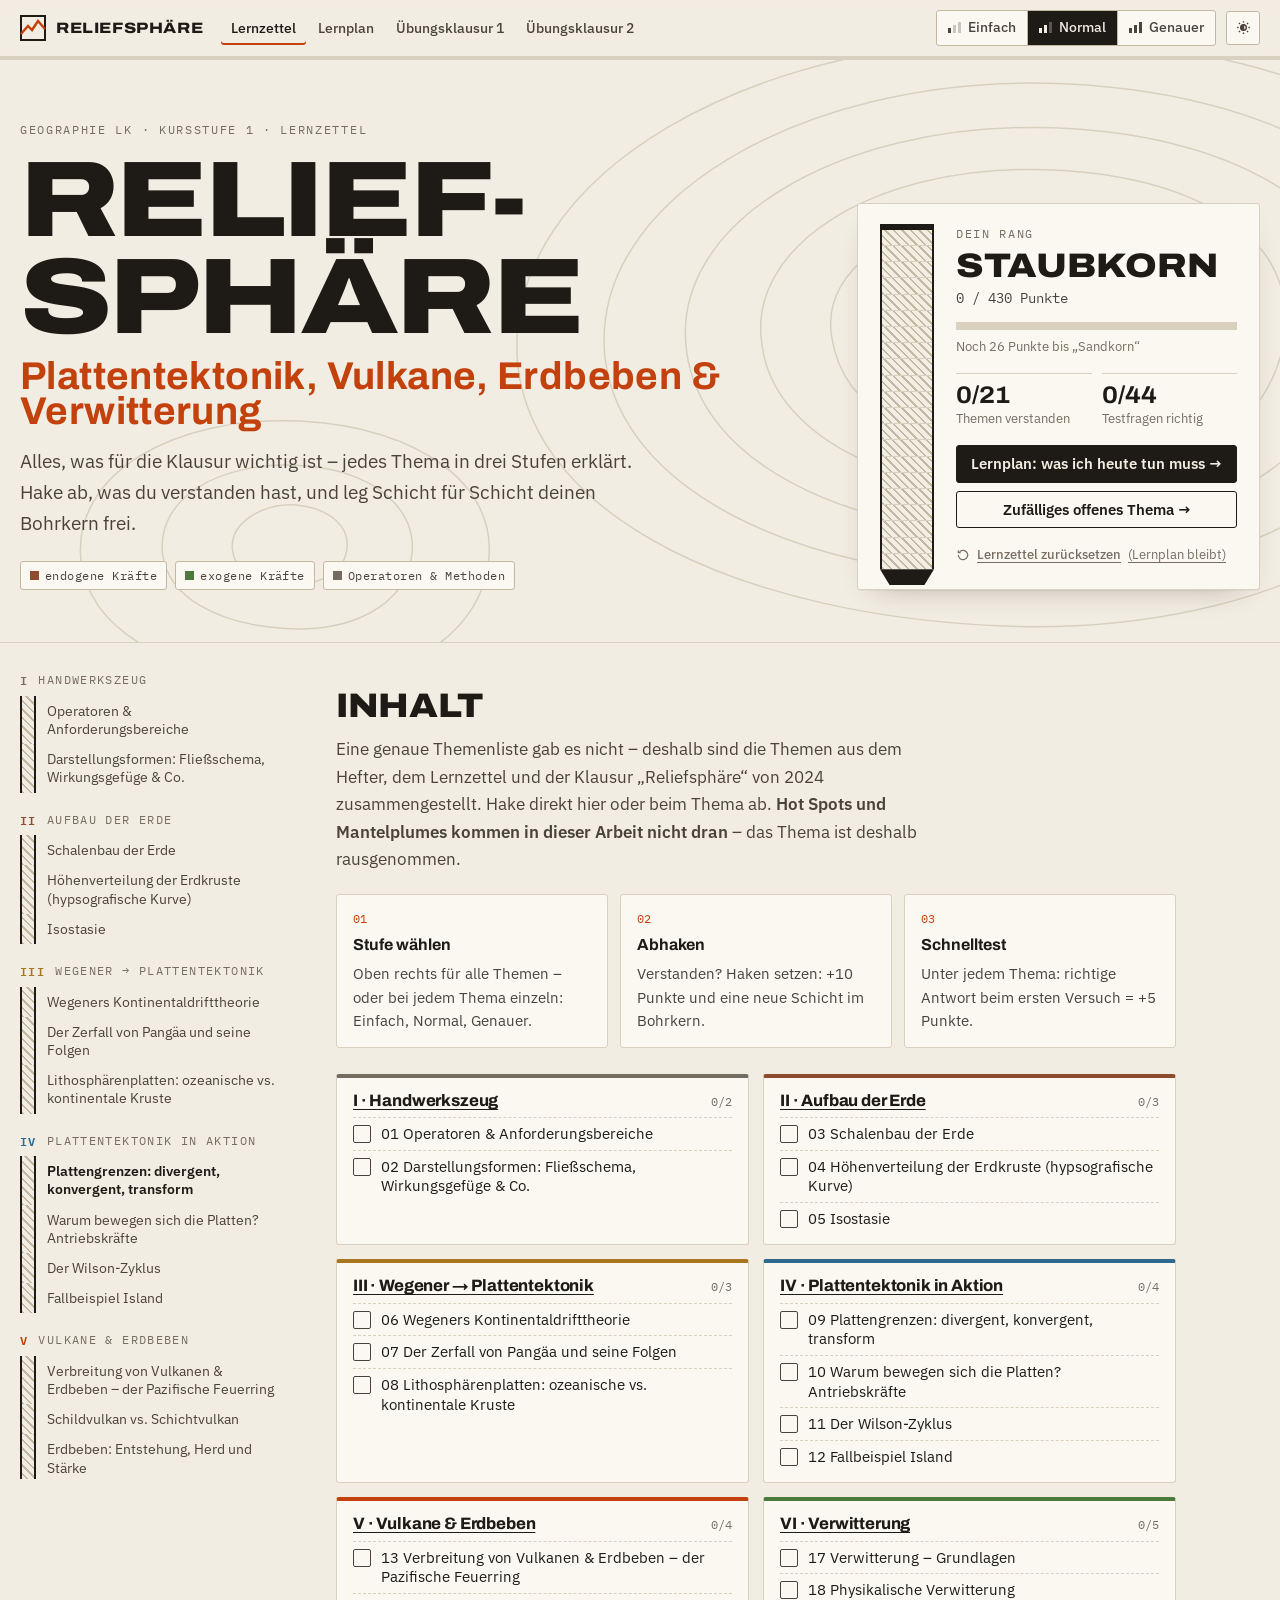
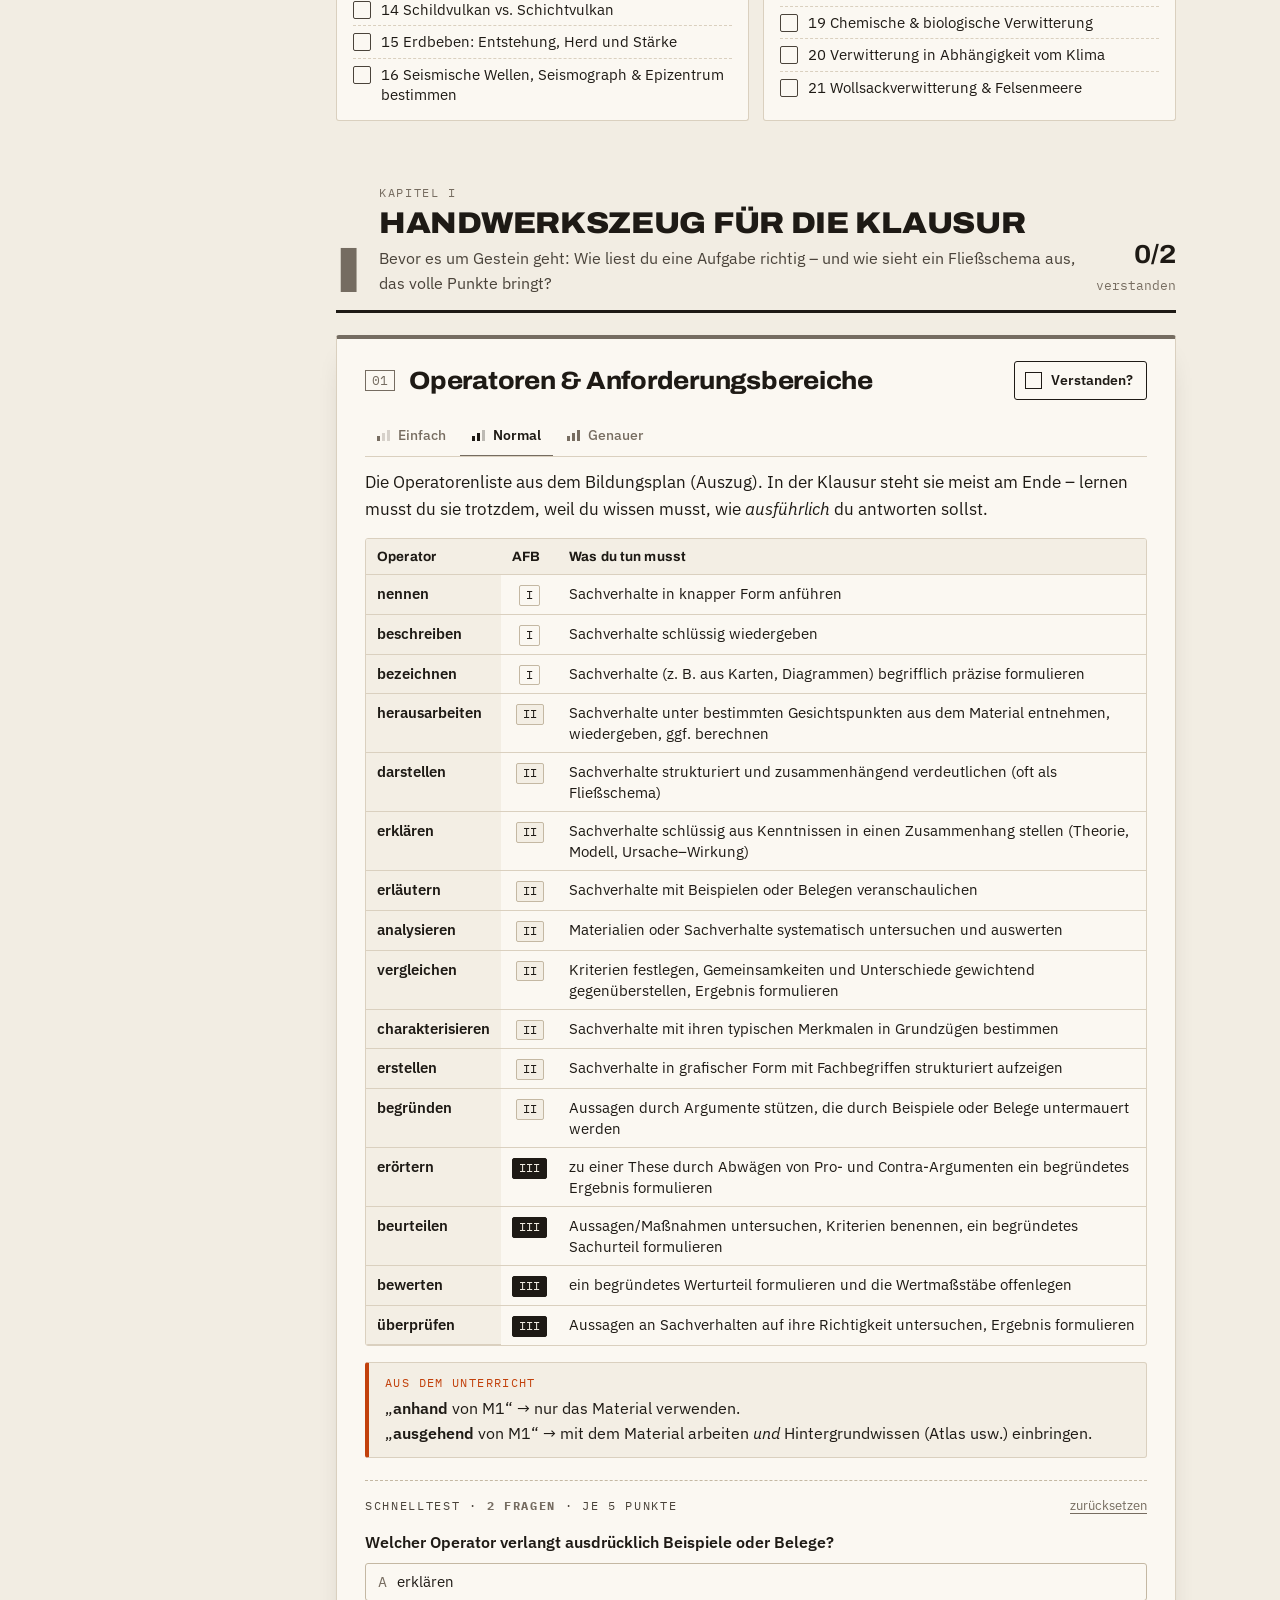
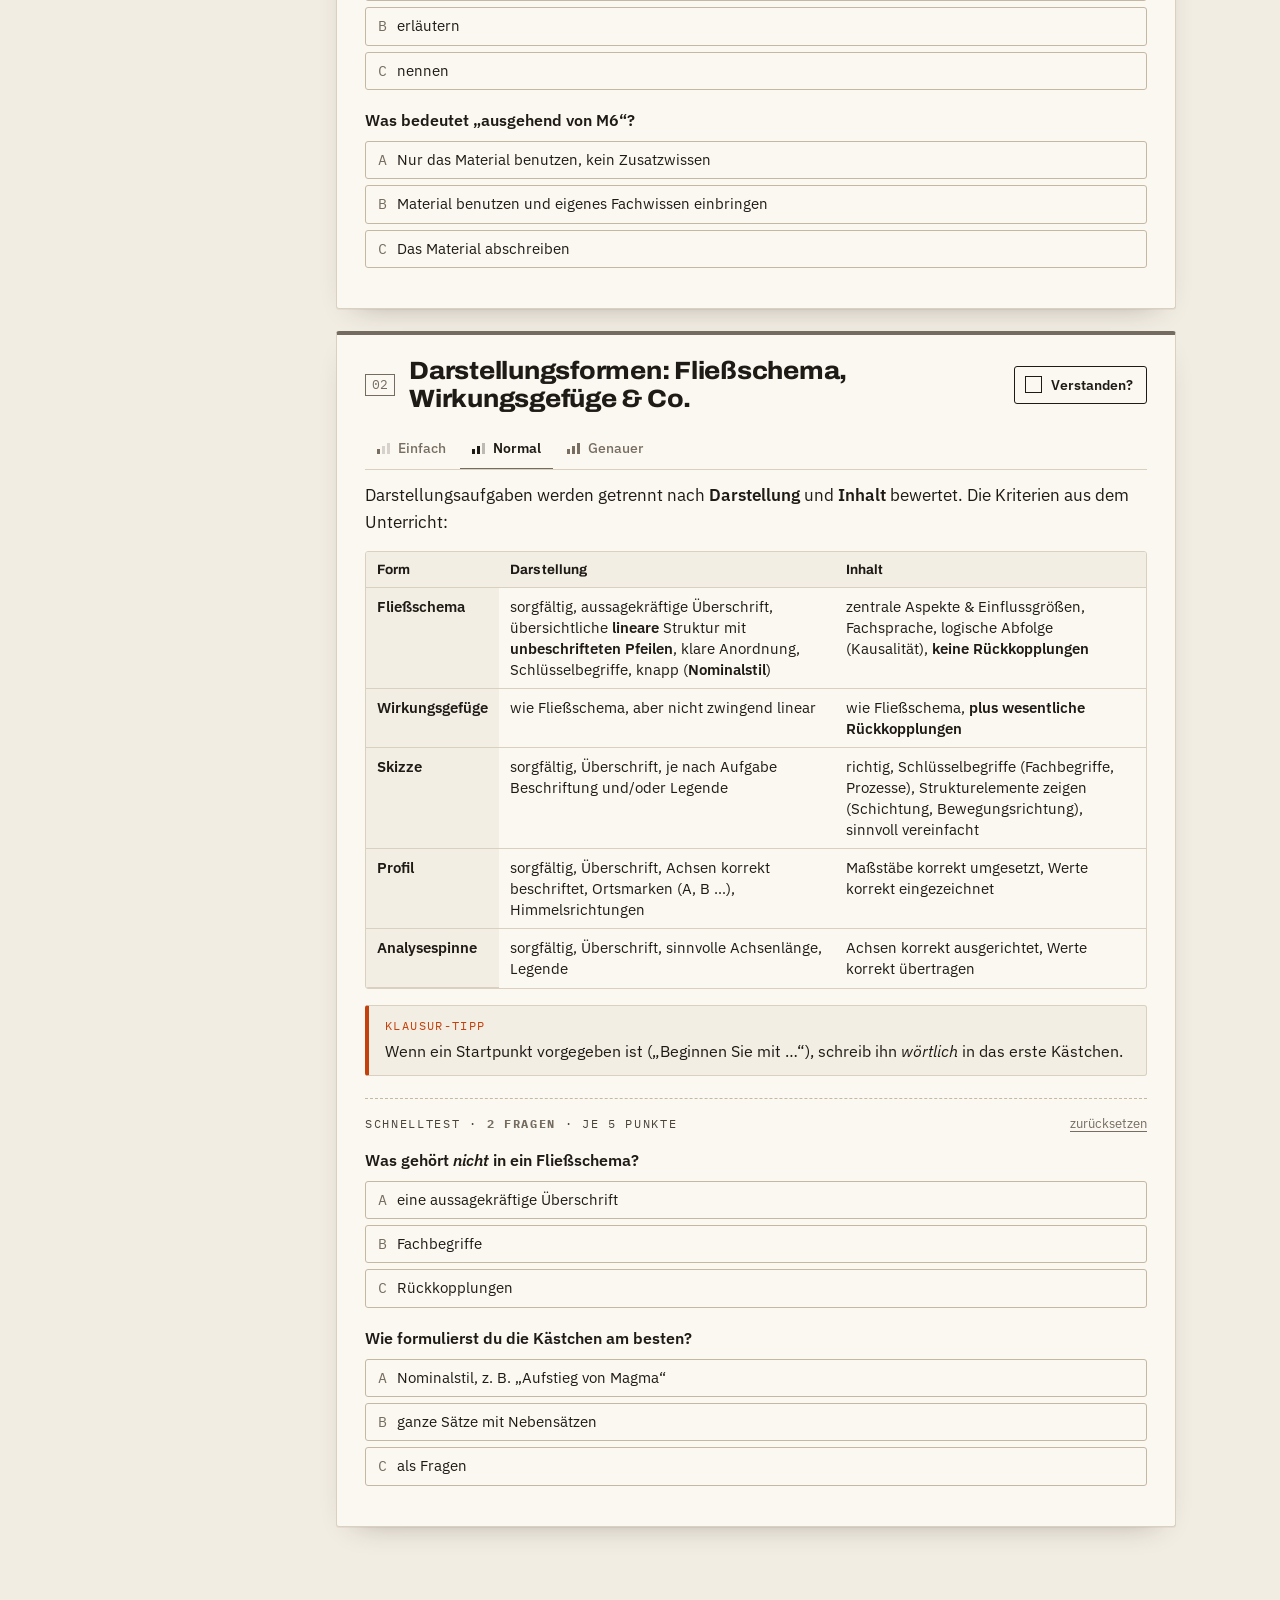
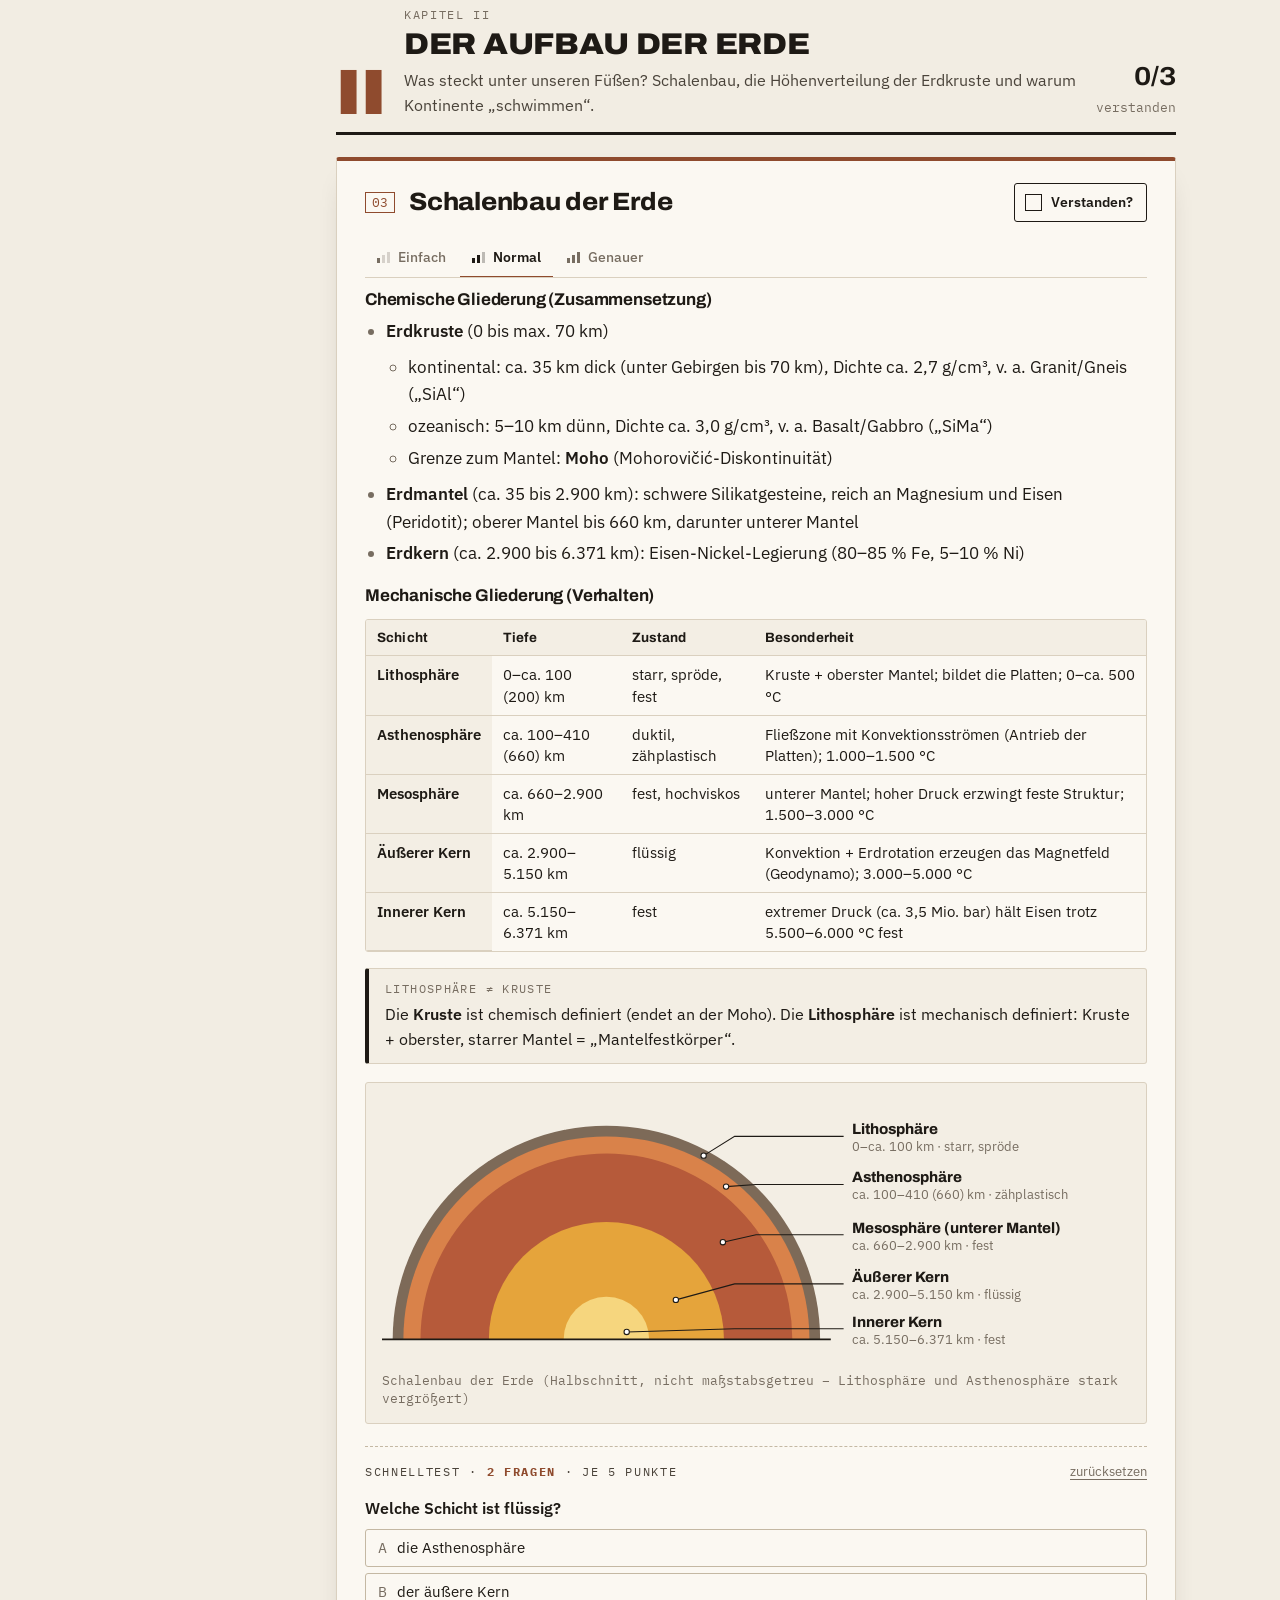
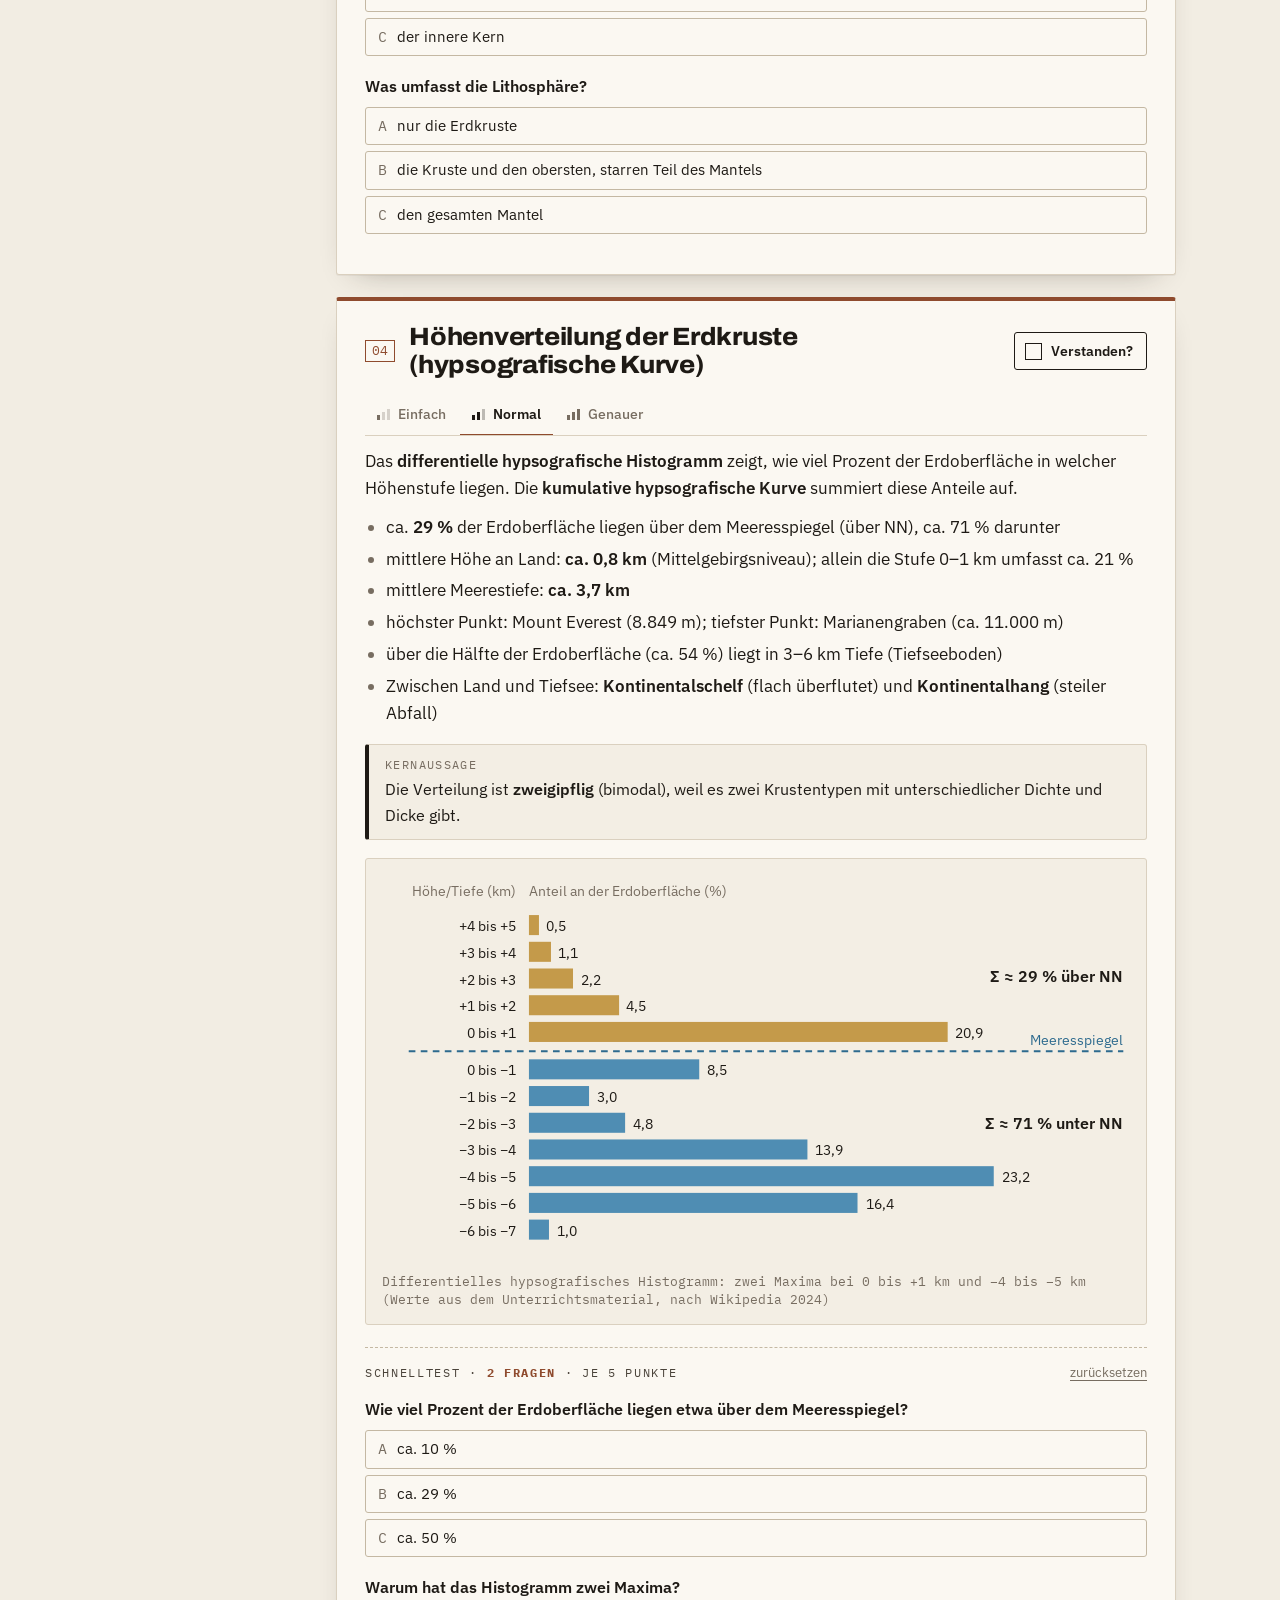
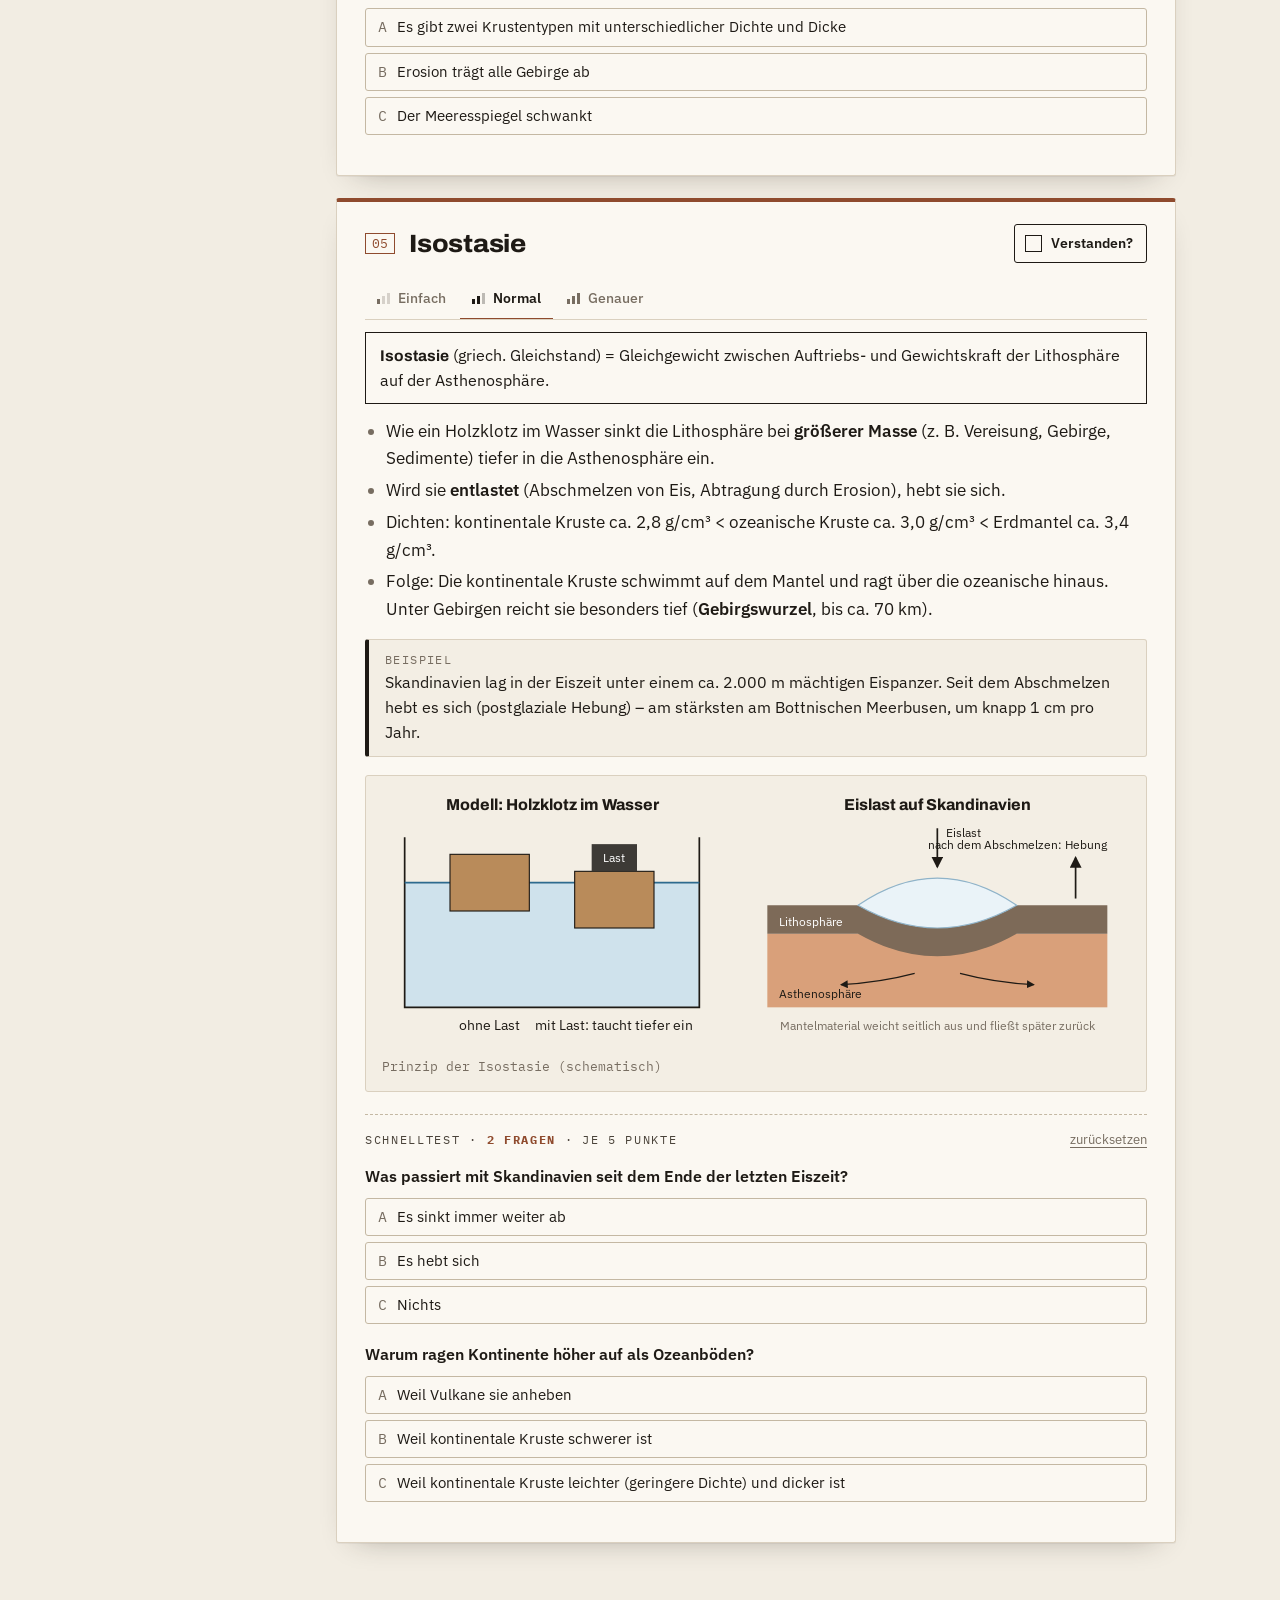
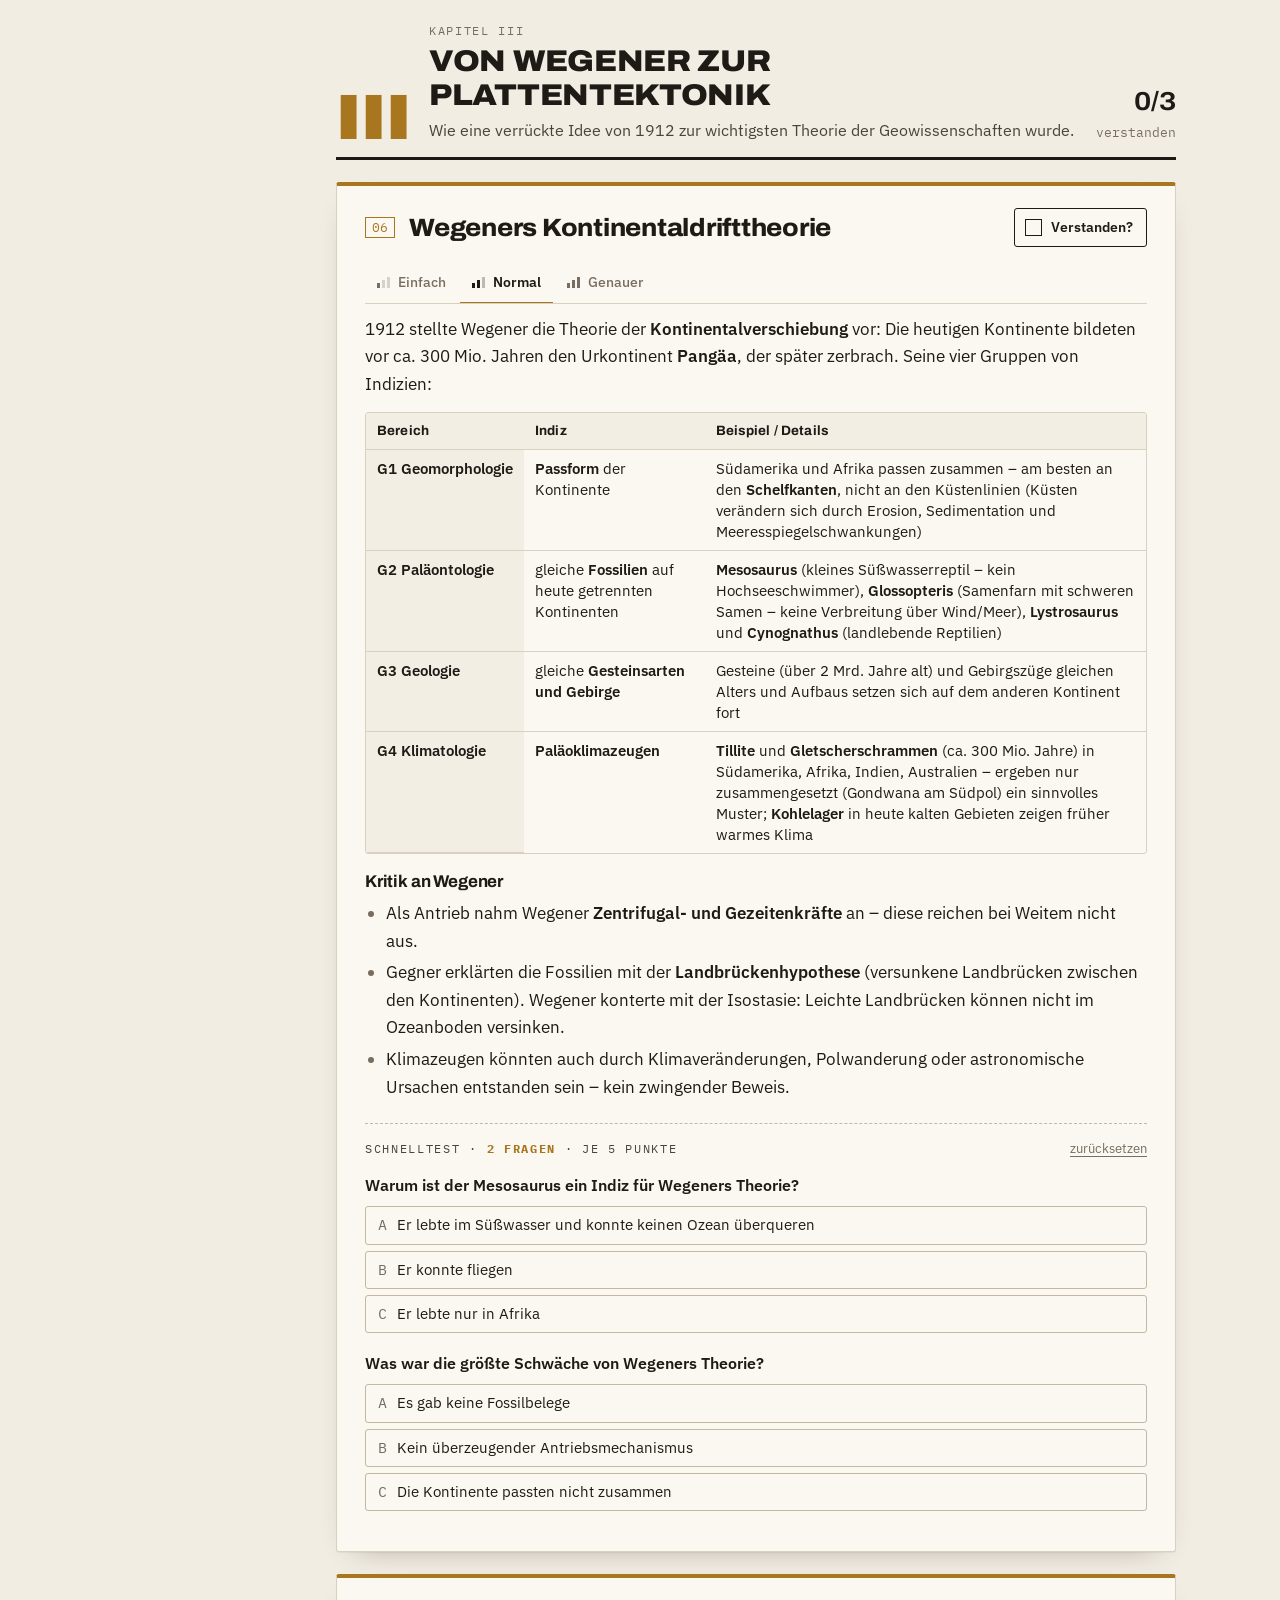
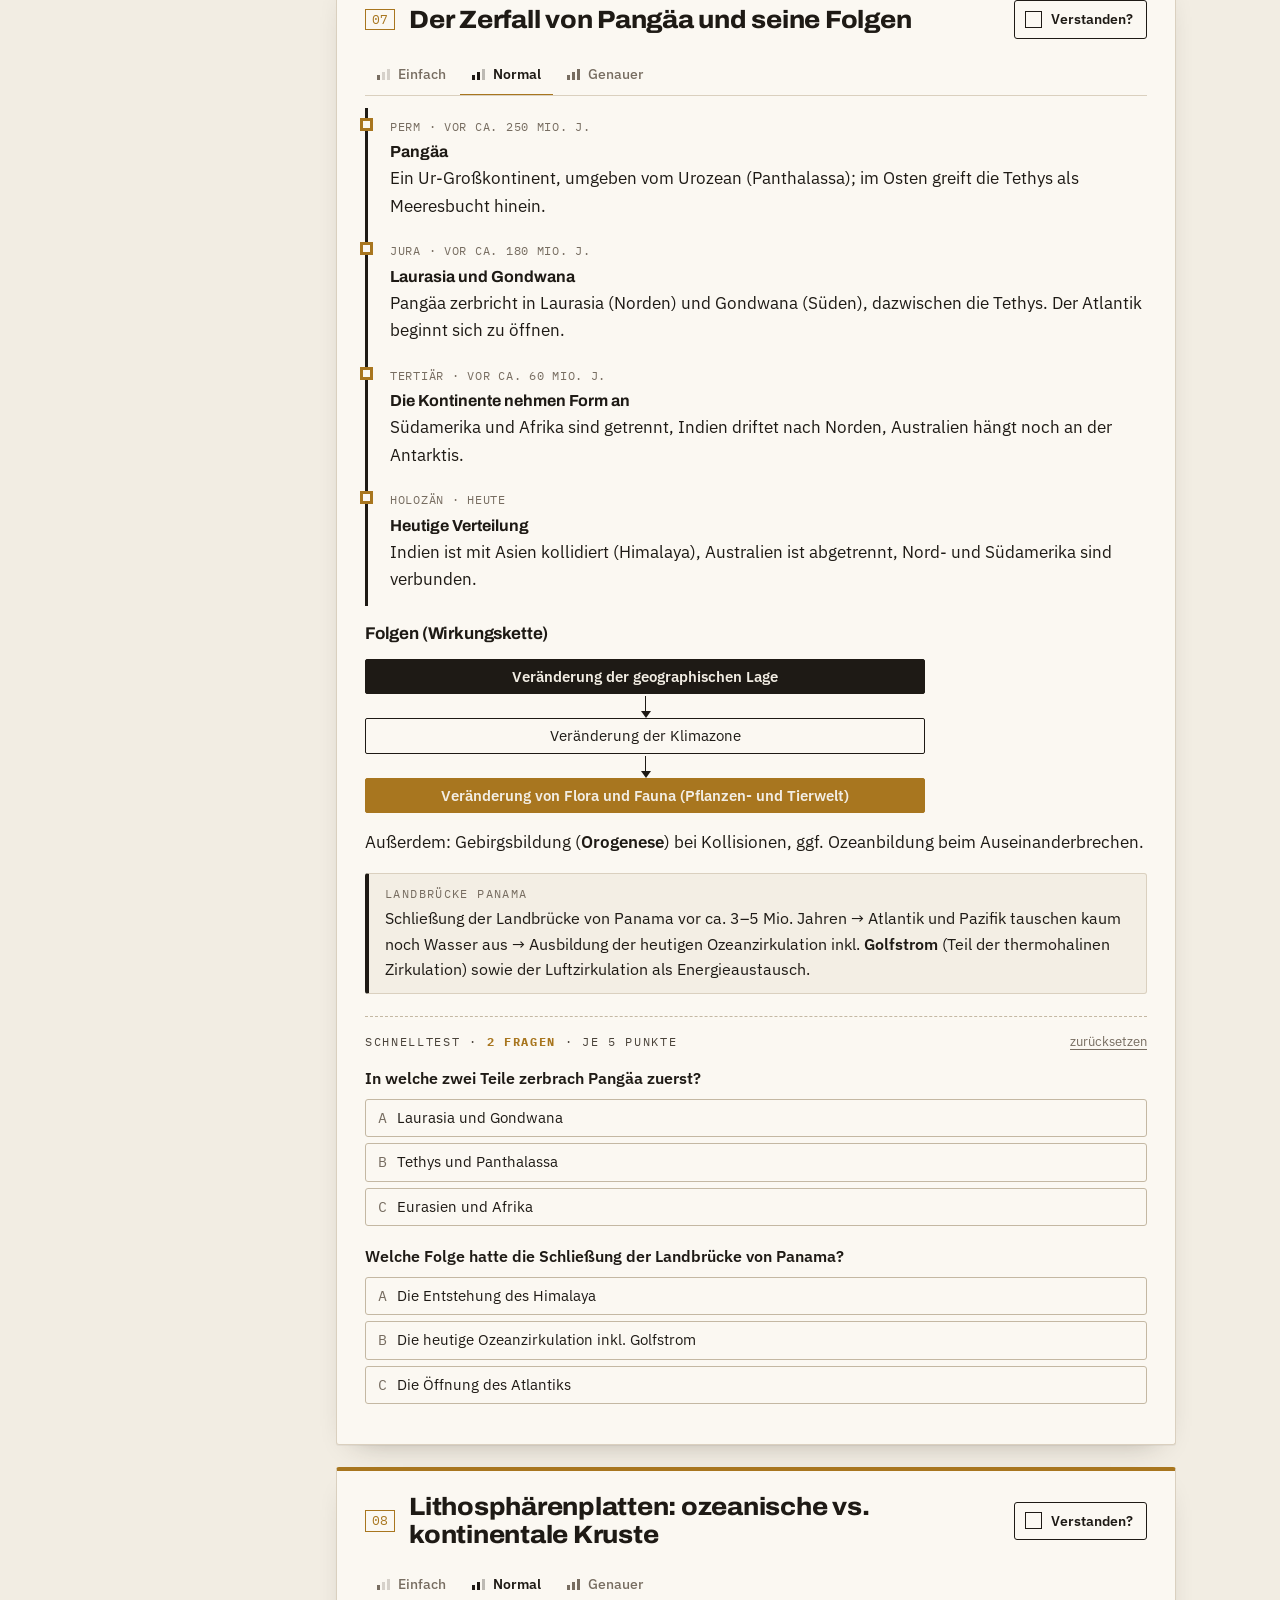
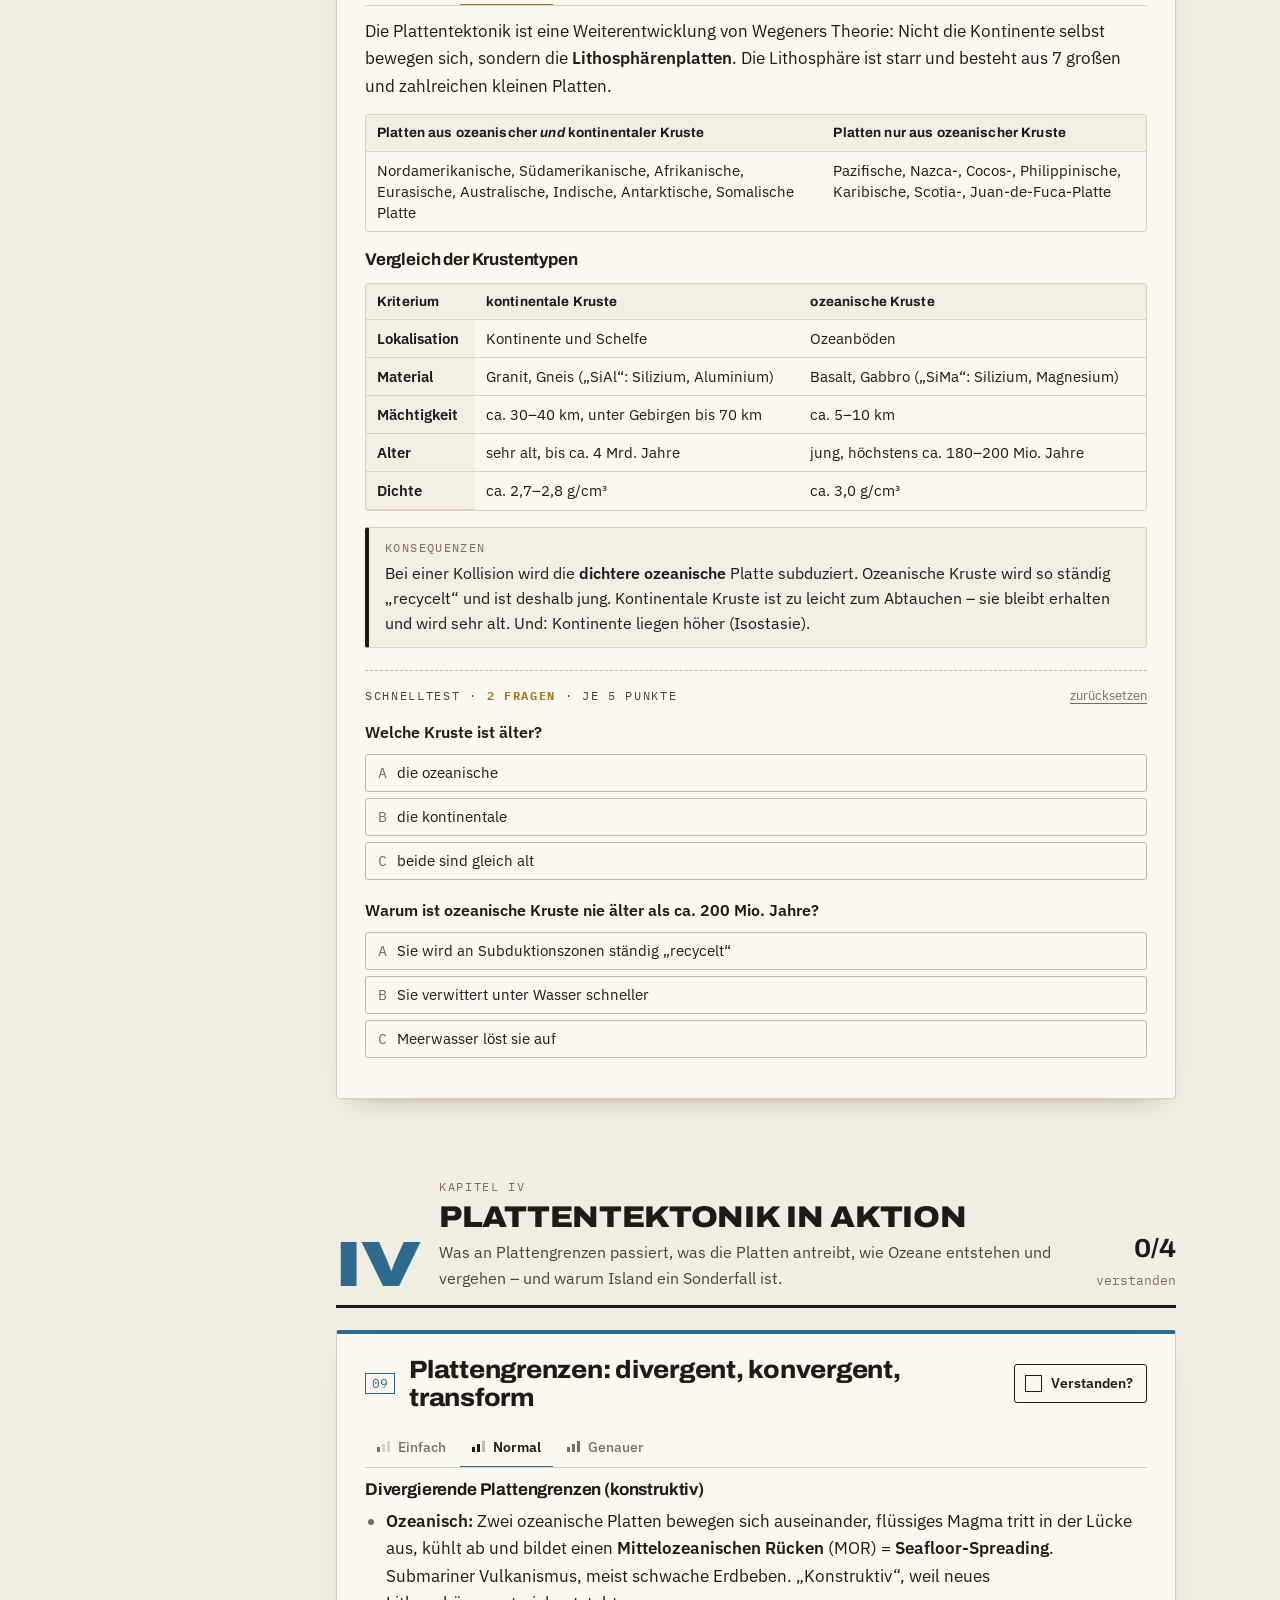
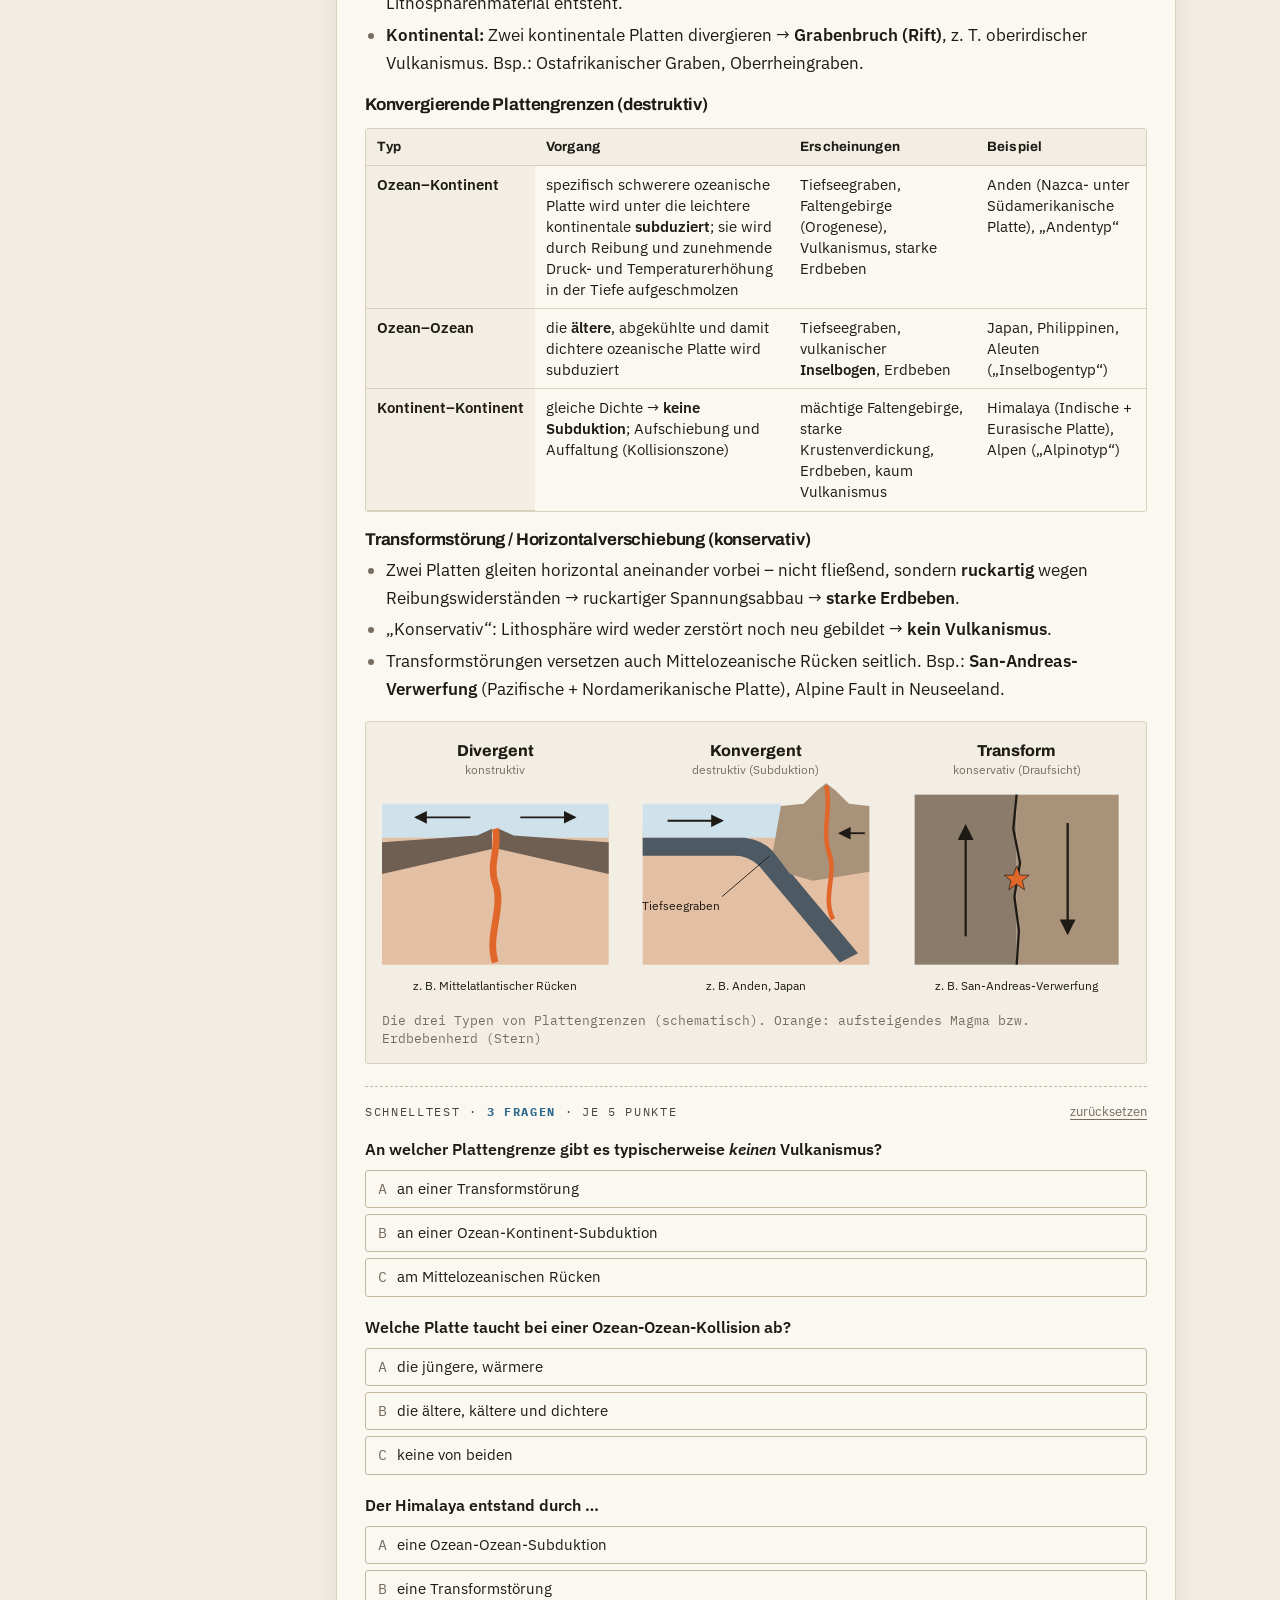
<file: index.html>
<!doctype html>
<html lang="de">
<head>
<meta charset="utf-8">
<meta name="viewport" content="width=device-width, initial-scale=1">
<title>Lernzettel Reliefsphäre</title>
<meta name="description" content="Interaktiver Lernzettel Geographie LK: Schalenbau, Plattentektonik, Wilson-Zyklus, Vulkane, Erdbeben und Verwitterung – mit drei Erklärstufen, Abhak-Liste und Schnelltests.">
<link rel="preconnect" href="https://fonts.googleapis.com">
<link rel="preconnect" href="https://fonts.gstatic.com" crossorigin>
<link href="https://fonts.googleapis.com/css2?family=Archivo:wdth,wght@62..125,400..900&family=IBM+Plex+Mono:wght@400;500;600&family=IBM+Plex+Sans:ital,wght@0,400;0,500;0,600;0,700;1,400&display=swap" rel="stylesheet">
<link rel="stylesheet" href="css/style.css">
<link rel="icon" href="data:image/svg+xml,%3Csvg xmlns='http://www.w3.org/2000/svg' viewBox='0 0 32 32'%3E%3Crect width='32' height='32' fill='%231e1a15'/%3E%3Cpath d='M2 24 L11 12 L17 19 L23 9 L30 18' fill='none' stroke='%23f07a3e' stroke-width='3'/%3E%3C/svg%3E">
<script>try{var t=localStorage.getItem('geo-reliefsphaere-theme');if(t)document.documentElement.setAttribute('data-theme',t)}catch(e){}</script>
</head>
<body>

<!-- Gemeinsame SVG-Definitionen (Pfeilspitzen, Muster) -->
<svg width="0" height="0" style="position:absolute" aria-hidden="true" focusable="false">
  <defs>
    <marker id="arr" viewBox="0 0 10 10" refX="8.5" refY="5" markerWidth="7" markerHeight="7" orient="auto-start-reverse"><path d="M0,0 L10,5 L0,10 z" class="f-ink"/></marker>
    <marker id="arr-mag" viewBox="0 0 10 10" refX="8.5" refY="5" markerWidth="6" markerHeight="6" orient="auto-start-reverse"><path d="M0,0 L10,5 L0,10 z" fill="#e0662a"/></marker>
    <marker id="arr-blue" viewBox="0 0 10 10" refX="8.5" refY="5" markerWidth="6" markerHeight="6" orient="auto-start-reverse"><path d="M0,0 L10,5 L0,10 z" fill="#2d6a8e"/></marker>
    <pattern id="grus" width="8" height="8" patternUnits="userSpaceOnUse"><rect width="8" height="8" fill="#e4d6c2"/><rect x="1" y="2" width="1.6" height="1.6" fill="#9c8a74"/><rect x="5" y="5" width="1.4" height="1.4" fill="#9c8a74"/></pattern>
  </defs>
</svg>

<header class="topbar">
  <div class="topbar-inner">
    <a class="brand" href="#top" aria-label="Lernzettel Reliefsphäre – nach oben">
      <svg viewBox="0 0 26 26" aria-hidden="true"><rect x="1" y="1" width="24" height="24" fill="none" stroke="currentColor" stroke-width="2"/><path d="M1 19 L8 11 L12 15 L18 6 L25 14" fill="none" stroke="var(--accent)" stroke-width="2.4"/></svg>
      <span class="brand-text">Reliefsphäre</span>
    </a>
    <nav class="nav" aria-label="Seiten">
      <a href="index.html" aria-current="page">Lernzettel</a>
      <a href="lernplan.html">Lernplan</a>
      <a href="uebungsklausur-1.html">Übungsklausur 1</a>
      <a href="uebungsklausur-2.html">Übungsklausur 2</a>
    </nav>
    <div class="topbar-tools">
      <div class="seg" id="levelSwitch" role="group" aria-label="Erklärstufe für alle Themen">
        <button type="button" data-l="1" aria-pressed="false"><span class="bars" data-n="1" aria-hidden="true"><i></i><i></i><i></i></span>Einfach</button>
        <button type="button" data-l="2" aria-pressed="true"><span class="bars" data-n="2" aria-hidden="true"><i></i><i></i><i></i></span>Normal</button>
        <button type="button" data-l="3" aria-pressed="false"><span class="bars" data-n="3" aria-hidden="true"><i></i><i></i><i></i></span>Genauer</button>
      </div>
      <button class="icon-btn" id="themeToggle" type="button" aria-label="Hell/Dunkel umschalten" title="Hell/Dunkel">
        <svg viewBox="0 0 24 24" fill="none" stroke="currentColor" stroke-width="2"><path d="M12 3v2M12 19v2M3 12h2M19 12h2M5.6 5.6l1.4 1.4M17 17l1.4 1.4M5.6 18.4L7 17M17 7l1.4-1.4"/><path d="M12 8a4 4 0 0 0 0 8z" fill="currentColor"/><path d="M12 8a4 4 0 0 1 0 8"/></svg>
      </button>
    </div>
  </div>
  <div class="topbar-progress" aria-hidden="true"><span id="topProgress"></span></div>
</header>

<section class="hero" id="top">
  <svg class="hero-topo" viewBox="0 0 1200 500" preserveAspectRatio="xMidYMid slice" aria-hidden="true">
    <g fill="none" stroke="currentColor" stroke-width="1.3">
      <path d="M870,232 C866,205 905,190 935,192 C968,194 992,212 990,233 C988,256 958,270 928,268 C898,266 873,256 870,232Z"/>
      <path d="M820,236 C812,190 868,160 932,162 C995,164 1045,195 1041,234 C1037,276 985,304 925,302 C866,300 826,278 820,236Z"/>
      <path d="M765,240 C752,175 835,128 935,128 C1030,128 1100,170 1096,232 C1092,300 1020,340 928,338 C840,336 775,300 765,240Z"/>
      <path d="M705,246 C690,160 800,92 940,94 C1075,96 1160,150 1154,230 C1148,320 1050,375 925,372 C810,369 715,320 705,246Z"/>
      <path d="M640,250 C625,140 770,55 945,58 C1110,61 1225,130 1215,228 C1205,345 1080,412 922,408 C775,404 652,345 640,250Z"/>
      <path d="M570,256 C555,120 740,15 950,20 C1150,25 1290,110 1280,226 C1270,370 1110,452 918,446 C735,440 584,370 570,256Z"/>
      <path d="M495,262 C480,95 705,-25 955,-18 C1195,-11 1360,90 1348,224 C1336,395 1140,495 912,486 C690,477 510,395 495,262Z"/>
      <path d="M250,420 C248,395 280,380 305,382 C335,385 352,402 348,422 C344,444 318,452 296,450 C270,448 252,440 250,420Z"/>
      <path d="M190,424 C185,375 240,345 305,348 C370,351 410,385 404,426 C398,470 350,492 293,488 C238,484 195,462 190,424Z"/>
      <path d="M120,430 C112,355 200,305 308,310 C410,315 478,365 470,430 C462,500 385,540 290,534 C200,528 128,492 120,430Z"/>
    </g>
  </svg>
  <div class="hero-inner">
    <div>
      <div class="overline">Geographie LK · Kursstufe 1 · Lernzettel</div>
      <h1>Relief&shy;sphäre<span>Plattentektonik, Vulkane, Erdbeben &amp; Verwitterung</span></h1>
      <p class="lead">Alles, was für die Klausur wichtig ist – jedes Thema in drei Stufen erklärt. Hake ab, was du verstanden hast, und leg Schicht für Schicht deinen Bohrkern frei.</p>
      <div class="hero-meta">
        <span class="chip" style="--cc:var(--c2)"><i></i>endogene Kräfte</span>
        <span class="chip" style="--cc:var(--c6)"><i></i>exogene Kräfte</span>
        <span class="chip" style="--cc:var(--c1)"><i></i>Operatoren &amp; Methoden</span>
      </div>
    </div>
    <aside class="rank-card" aria-label="Dein Fortschritt">
      <div class="core" id="core" aria-label="Bohrkern: jede verstandene Schicht färbt sich ein"></div>
      <div class="rank-info">
        <div class="overline">Dein Rang</div>
        <div class="rank-name" id="rankName">Staubkorn</div>
        <div class="rank-points"><span id="points">0</span> / <span id="pointsMax">0</span> Punkte</div>
        <div class="rank-bar" aria-hidden="true"><span id="rankBar"></span></div>
        <div class="rank-next" id="rankNext">&nbsp;</div>
        <div class="stats">
          <div><b><span id="doneCount">0</span>/<span id="totalCount">21</span></b>Themen verstanden</div>
          <div><b><span id="quizCount">0</span>/<span id="quizTotal">0</span></b>Testfragen richtig</div>
        </div>
        <a class="btn" href="lernplan.html">Lernplan: was ich heute tun muss →</a>
        <button class="btn ghost" type="button" id="randomTopic">Zufälliges offenes Thema →</button>
        <button class="reset-btn" type="button" data-reset title="Löscht Haken, Schnelltests und Punkte – der Lernplan bleibt"><svg viewBox="0 0 24 24" fill="none" stroke="currentColor" stroke-width="2" aria-hidden="true"><path d="M4 12a8 8 0 1 0 2.3-5.6"/><path d="M4 4v4h4"/></svg>Lernzettel zurücksetzen <span>(Lernplan bleibt)</span></button>
      </div>
    </aside>
  </div>
</section>

<div class="layout">
  <aside class="sidebar" aria-label="Inhalt">
    <nav class="toc-side" id="tocSide"></nav>
    <div class="side-box">
      <div class="overline">Planen &amp; Testen</div>
      <a href="lernplan.html">Lernplan für heute →</a>
      <a href="uebungsklausur-1.html">Übungsklausur 1 · Ostafrika →</a>
      <a href="uebungsklausur-2.html">Übungsklausur 2 · Chile →</a>
    </div>
  </aside>

  <main id="main">
    <section class="block" id="inhalt">
      <h2>Inhalt</h2>
      <p class="block-lead">Eine genaue Themenliste gab es nicht – deshalb sind die Themen aus dem Hefter, dem Lernzettel und der Klausur „Reliefsphäre“ von 2024 zusammengestellt. Hake direkt hier oder beim Thema ab. <strong>Hot Spots und Mantelplumes kommen in dieser Arbeit nicht dran</strong> – das Thema ist deshalb rausgenommen.</p>
      <div class="howto">
        <div><span class="n">01</span><b>Stufe wählen</b>Oben rechts für alle Themen – oder bei jedem Thema einzeln: Einfach, Normal, Genauer.</div>
        <div><span class="n">02</span><b>Abhaken</b>Verstanden? Haken setzen: +10 Punkte und eine neue Schicht im Bohrkern.</div>
        <div><span class="n">03</span><b>Schnelltest</b>Unter jedem Thema: richtige Antwort beim ersten Versuch = +5 Punkte.</div>
      </div>
      <div class="toc-grid" id="tocGrid"></div>
    </section>

    <!-- ================= KAPITEL I ================= -->
    <section class="chapter" id="kap-1" style="--cc:var(--c1)" data-short="Handwerkszeug" data-msg="Du weißt jetzt, was die Aufgaben von dir wollen.">
      <header class="chapter-head">
        <div class="chapter-no">I</div>
        <div><div class="overline">Kapitel I</div><h2>Handwerkszeug für die Klausur</h2><p class="chapter-desc">Bevor es um Gestein geht: Wie liest du eine Aufgabe richtig – und wie sieht ein Fließschema aus, das volle Punkte bringt?</p></div>
        <div class="chapter-count"></div>
      </header>

      <article class="topic" id="operatoren" data-show="2">
        <header class="topic-head"><h3>Operatoren &amp; Anforderungsbereiche</h3></header>
        <div class="level" data-level="1">
          <p><strong>Operatoren</strong> sind die Verben in einer Aufgabe. Sie sagen dir genau, <em>was</em> du tun sollst.</p>
          <ul>
            <li><strong>nennen</strong> → kurz aufzählen, ohne Erklärung.</li>
            <li><strong>beschreiben</strong> → sagen, was da ist oder was passiert – noch kein „Warum“.</li>
            <li><strong>erklären</strong> → das <em>Warum</em> zeigen: Ursache → Wirkung.</li>
            <li><strong>erläutern</strong> → erklären <em>plus</em> Beispiel.</li>
            <li><strong>erörtern / beurteilen</strong> → Pro und Contra abwägen, dann eine eigene, begründete Meinung.</li>
          </ul>
          <p>Es gibt drei Schwierigkeitsstufen, die <strong>Anforderungsbereiche (AFB)</strong>: AFB I = wiedergeben, AFB II = anwenden &amp; erklären, AFB III = selbst urteilen.</p>
          <div class="box tipp"><span class="box-label">Merk dir</span>„<strong>anhand</strong> von M1“ = nur das Material benutzen.<br>„<strong>ausgehend</strong> von M1“ = Material <em>und</em> dein eigenes Wissen (Unterricht, Atlas …).</div>
        </div>
        <div class="level" data-level="2">
          <p>Die Operatorenliste aus dem Bildungsplan (Auszug). In der Klausur steht sie meist am Ende – lernen musst du sie trotzdem, weil du wissen musst, wie <em>ausführlich</em> du antworten sollst.</p>
          <div class="tbl"><table>
            <thead><tr><th>Operator</th><th>AFB</th><th>Was du tun musst</th></tr></thead>
            <tbody>
              <tr><th>nennen</th><td class="c"><span class="afb">I</span></td><td>Sachverhalte in knapper Form anführen</td></tr>
              <tr><th>beschreiben</th><td class="c"><span class="afb">I</span></td><td>Sachverhalte schlüssig wiedergeben</td></tr>
              <tr><th>bezeichnen</th><td class="c"><span class="afb">I</span></td><td>Sachverhalte (z. B. aus Karten, Diagrammen) begrifflich präzise formulieren</td></tr>
              <tr><th>herausarbeiten</th><td class="c"><span class="afb a2">II</span></td><td>Sachverhalte unter bestimmten Gesichtspunkten aus dem Material entnehmen, wiedergeben, ggf. berechnen</td></tr>
              <tr><th>darstellen</th><td class="c"><span class="afb a2">II</span></td><td>Sachverhalte strukturiert und zusammenhängend verdeutlichen (oft als Fließschema)</td></tr>
              <tr><th>erklären</th><td class="c"><span class="afb a2">II</span></td><td>Sachverhalte schlüssig aus Kenntnissen in einen Zusammenhang stellen (Theorie, Modell, Ursache–Wirkung)</td></tr>
              <tr><th>erläutern</th><td class="c"><span class="afb a2">II</span></td><td>Sachverhalte mit Beispielen oder Belegen veranschaulichen</td></tr>
              <tr><th>analysieren</th><td class="c"><span class="afb a2">II</span></td><td>Materialien oder Sachverhalte systematisch untersuchen und auswerten</td></tr>
              <tr><th>vergleichen</th><td class="c"><span class="afb a2">II</span></td><td>Kriterien festlegen, Gemeinsamkeiten und Unterschiede gewichtend gegenüberstellen, Ergebnis formulieren</td></tr>
              <tr><th>charakterisieren</th><td class="c"><span class="afb a2">II</span></td><td>Sachverhalte mit ihren typischen Merkmalen in Grundzügen bestimmen</td></tr>
              <tr><th>erstellen</th><td class="c"><span class="afb a2">II</span></td><td>Sachverhalte in grafischer Form mit Fachbegriffen strukturiert aufzeigen</td></tr>
              <tr><th>begründen</th><td class="c"><span class="afb a2">II</span></td><td>Aussagen durch Argumente stützen, die durch Beispiele oder Belege untermauert werden</td></tr>
              <tr><th>erörtern</th><td class="c"><span class="afb a3">III</span></td><td>zu einer These durch Abwägen von Pro- und Contra-Argumenten ein begründetes Ergebnis formulieren</td></tr>
              <tr><th>beurteilen</th><td class="c"><span class="afb a3">III</span></td><td>Aussagen/Maßnahmen untersuchen, Kriterien benennen, ein begründetes Sachurteil formulieren</td></tr>
              <tr><th>bewerten</th><td class="c"><span class="afb a3">III</span></td><td>ein begründetes Werturteil formulieren und die Wertmaßstäbe offenlegen</td></tr>
              <tr><th>überprüfen</th><td class="c"><span class="afb a3">III</span></td><td>Aussagen an Sachverhalten auf ihre Richtigkeit untersuchen, Ergebnis formulieren</td></tr>
            </tbody>
          </table></div>
          <div class="box tipp"><span class="box-label">Aus dem Unterricht</span>„<strong>anhand</strong> von M1“ → nur das Material verwenden.<br>„<strong>ausgehend</strong> von M1“ → mit dem Material arbeiten <em>und</em> Hintergrundwissen (Atlas usw.) einbringen.</div>
        </div>
        <div class="level" data-level="3">
          <h4>So holst du die Punkte</h4>
          <ul>
            <li><strong>Zeit = Punkte:</strong> 2024 gab es 60 BE in 90 Minuten – also ca. 1,5 Minuten pro BE. Eine 4-BE-Aufgabe verdient keine ganze Seite, eine 16-BE-Aufgabe schon.</li>
            <li><strong>Doppelte Operatoren:</strong> „Erläutern Sie … und erklären Sie …“ (2024, Aufgabe a) sind zwei Teilaufgaben – beide brauchen einen eigenen Abschnitt.</li>
            <li><strong>Materialbezug zeigen:</strong> Werte und Fundstellen nennen („M6: um 14 Uhr ca. 62 °C an der Gesteinsoberfläche …“).</li>
            <li><strong>Fachsprache:</strong> „Subduktion der ozeanischen Platte“ statt „die Platte geht runter“.</li>
            <li><strong>„Nicht näher beschreiben“</strong> (Randnotiz 2024): Wenn ein Material nur „unterstützend“ ist, nicht nacherzählen – nur damit belegen.</li>
          </ul>
          <div class="box fehler"><span class="box-label">Typischer Fehler</span>Bei „beschreiben“ schon erklären – oder bei „erklären“ nur beschreiben. Beim Erklären immer die Ursache-Wirkungs-Kette ausschreiben: <em>weil … dadurch … folglich …</em></div>
          <div class="box merke"><span class="box-label">Aufbau bei AFB III (erörtern, beurteilen)</span>1. These aufgreifen → 2. Pro-Argumente mit Beleg → 3. Contra-Argumente mit Beleg → 4. Abwägung und eigenes, begründetes Fazit. Ein Urteil ohne Begründung bringt fast keine Punkte.</div>
        </div>
        <div class="quiz">
          <div class="q" data-a="1"><p>Welcher Operator verlangt ausdrücklich Beispiele oder Belege?</p>
            <ol><li>erklären</li><li>erläutern</li><li>nennen</li></ol>
            <p class="why">Erläutern = erklären <em>und</em> mit Beispielen oder Belegen veranschaulichen.</p></div>
          <div class="q" data-a="1"><p>Was bedeutet „ausgehend von M6“?</p>
            <ol><li>Nur das Material benutzen, kein Zusatzwissen</li><li>Material benutzen und eigenes Fachwissen einbringen</li><li>Das Material abschreiben</li></ol>
            <p class="why">„Ausgehend von“ = Startpunkt ist das Material, dazu kommt dein Hintergrundwissen. Bei „anhand von“ nur das Material.</p></div>
        </div>
      </article>

      <article class="topic" id="darstellungsformen" data-show="2">
        <header class="topic-head"><h3>Darstellungsformen: Fließschema, Wirkungsgefüge &amp; Co.</h3></header>
        <div class="level" data-level="1">
          <p>Manchmal sollst du nicht schreiben, sondern <strong>zeichnen</strong>:</p>
          <ul>
            <li><strong>Fließschema</strong> = eine Kette. Ein Schritt führt zum nächsten, verbunden mit Pfeilen – meist von oben nach unten.</li>
            <li><strong>Wirkungsgefüge</strong> = ein Netz. Mehrere Ursachen wirken zusammen, es darf Rückkopplungen geben.</li>
            <li><strong>Skizze</strong> = vereinfachte Zeichnung (z. B. einer Plattengrenze) mit Beschriftung.</li>
            <li><strong>Profil</strong> = Querschnitt durchs Gelände: Höhe gegen Strecke.</li>
          </ul>
          <p>Immer dabei: <strong>Überschrift</strong>, <strong>Stichworte</strong> statt ganzer Sätze, <strong>Fachbegriffe</strong> – und ordentlich zeichnen.</p>
        </div>
        <div class="level" data-level="2">
          <p>Darstellungsaufgaben werden getrennt nach <strong>Darstellung</strong> und <strong>Inhalt</strong> bewertet. Die Kriterien aus dem Unterricht:</p>
          <div class="tbl"><table>
            <thead><tr><th>Form</th><th>Darstellung</th><th>Inhalt</th></tr></thead>
            <tbody>
              <tr><th>Fließschema</th><td>sorgfältig, aussagekräftige Überschrift, übersichtliche <strong>lineare</strong> Struktur mit <strong>unbeschrifteten Pfeilen</strong>, klare Anordnung, Schlüsselbegriffe, knapp (<strong>Nominalstil</strong>)</td><td>zentrale Aspekte &amp; Einflussgrößen, Fachsprache, logische Abfolge (Kausalität), <strong>keine Rückkopplungen</strong></td></tr>
              <tr><th>Wirkungsgefüge</th><td>wie Fließschema, aber nicht zwingend linear</td><td>wie Fließschema, <strong>plus wesentliche Rückkopplungen</strong></td></tr>
              <tr><th>Skizze</th><td>sorgfältig, Überschrift, je nach Aufgabe Beschriftung und/oder Legende</td><td>richtig, Schlüsselbegriffe (Fachbegriffe, Prozesse), Strukturelemente zeigen (Schichtung, Bewegungsrichtung), sinnvoll vereinfacht</td></tr>
              <tr><th>Profil</th><td>sorgfältig, Überschrift, Achsen korrekt beschriftet, Ortsmarken (A, B …), Himmelsrichtungen</td><td>Maßstäbe korrekt umgesetzt, Werte korrekt eingezeichnet</td></tr>
              <tr><th>Analysespinne</th><td>sorgfältig, Überschrift, sinnvolle Achsenlänge, Legende</td><td>Achsen korrekt ausgerichtet, Werte korrekt übertragen</td></tr>
            </tbody>
          </table></div>
          <div class="box tipp"><span class="box-label">Klausur-Tipp</span>Wenn ein Startpunkt vorgegeben ist („Beginnen Sie mit …“), schreib ihn <em>wörtlich</em> in das erste Kästchen.</div>
        </div>
        <div class="level" data-level="3">
          <div class="box tipp"><span class="box-label">Nur wegen der Form</span>Hot Spots und Mantelplumes kommen in dieser Arbeit nicht dran. Lern das Beispiel nicht inhaltlich – schau dir nur an, wie ein Fließschema aufgebaut ist.</div>
          <p>Beispiel aus der Klausur 2024 (Aufgabe c, 16 BE): <em>Entstehung und Auswirkung einer Mantel-Plume als Fließschema.</em> So könnte eine Lösung aussehen:</p>
          <p class="flow-title">Entstehung und Auswirkungen des Island-Plumes</p>
          <div class="flow">
            <div class="start">Ausgangspunkt: Schicht zwischen äußerem Erdkern und unterem Erdmantel</div>
            <div>Erhitzung von Mantelmaterial (ca. 200 °C heißer als Umgebung)</div>
            <div>Abnahme der Dichte</div>
            <div>Aufstieg als schmaler, ortsfester Schlot (Plume)</div>
            <div>Stau unter der Lithosphäre: pilzförmige Magmablase</div>
            <div>Aufwölbung der Lithosphäre</div>
            <div>Druckanstieg durch nachströmendes Magma</div>
            <div>Aufreißen der Lithosphäre, Austritt von Lava</div>
            <div>Erstarren der Lava am Meeresboden (zusätzlich zur Förderung des MAR)</div>
            <div>Wachstum eines untermeerischen Vulkans über Mio. Jahre</div>
            <div class="end">Durchbrechen der Meeresoberfläche: Inselbildung (Island) – Vulkanismus, Geysire, Thermalquellen</div>
          </div>
          <div class="box merke"><span class="box-label">Nominalstil</span>Statt „Das heiße Material steigt auf, weil es leichter ist“ → „Aufstieg des heißen Materials (geringere Dichte)“. Kürzer, klarer, gibt dieselben Punkte.</div>
          <div class="box fehler"><span class="box-label">Typische Fehler</span>Beschriftete Pfeile („führt zu“), Rückkopplungen im Fließschema, Sätze statt Stichworte, fehlende Überschrift, Sprünge in der Kausalkette (z. B. von „Aufwölbung“ direkt zu „Insel“).</div>
        </div>
        <div class="quiz">
          <div class="q" data-a="2"><p>Was gehört <em>nicht</em> in ein Fließschema?</p>
            <ol><li>eine aussagekräftige Überschrift</li><li>Fachbegriffe</li><li>Rückkopplungen</li></ol>
            <p class="why">Rückkopplungen gehören ins Wirkungsgefüge. Ein Fließschema ist linear.</p></div>
          <div class="q" data-a="0"><p>Wie formulierst du die Kästchen am besten?</p>
            <ol><li>Nominalstil, z. B. „Aufstieg von Magma“</li><li>ganze Sätze mit Nebensätzen</li><li>als Fragen</li></ol>
            <p class="why">Knapp im Nominalstil – so steht es auch in den Bewertungskriterien.</p></div>
        </div>
      </article>
    </section>

    <!-- ================= KAPITEL II ================= -->
    <section class="chapter" id="kap-2" style="--cc:var(--c2)" data-short="Aufbau der Erde" data-msg="Bis zum Erdkern durchgebohrt.">
      <header class="chapter-head">
        <div class="chapter-no">II</div>
        <div><div class="overline">Kapitel II</div><h2>Der Aufbau der Erde</h2><p class="chapter-desc">Was steckt unter unseren Füßen? Schalenbau, die Höhenverteilung der Erdkruste und warum Kontinente „schwimmen“.</p></div>
        <div class="chapter-count"></div>
      </header>

      <article class="topic" id="schalenbau" data-show="2">
        <header class="topic-head"><h3>Schalenbau der Erde</h3></header>
        <div class="level" data-level="1">
          <p>Die Erde ist aufgebaut wie ein <strong>Pfirsich</strong>: außen eine dünne, harte Haut (die <strong>Kruste</strong>), darunter das dicke Fruchtfleisch (der <strong>Mantel</strong>), innen der Kern aus <strong>Eisen und Nickel</strong>.</p>
          <ul>
            <li>Die Kruste ist sehr dünn – unter den Ozeanen nur 5–10 km, unter Kontinenten ca. 35 km.</li>
            <li>Der Mantel ist fest, aber in einer Zone (Asthenosphäre) so heiß, dass das Gestein ganz langsam fließen kann – wie Knete.</li>
            <li>Der <strong>äußere Kern ist flüssig</strong>, der <strong>innere Kern ist fest</strong> – obwohl er ca. 6.000 °C heiß ist. Grund: Der Druck ist dort so riesig, dass das Eisen nicht schmelzen kann.</li>
          </ul>
          <p class="analogy">Woher wir das wissen? Niemand hat so tief gebohrt. Man „hört“ in die Erde hinein: Erdbebenwellen werden an Schichtgrenzen schneller, langsamer oder kommen gar nicht durch.</p>
        </div>
        <div class="level" data-level="2">
          <h4>Chemische Gliederung (Zusammensetzung)</h4>
          <ul>
            <li><strong>Erdkruste</strong> (0 bis max. 70 km)
              <ul>
                <li>kontinental: ca. 35 km dick (unter Gebirgen bis 70 km), Dichte ca. 2,7 g/cm³, v. a. Granit/Gneis („SiAl“)</li>
                <li>ozeanisch: 5–10 km dünn, Dichte ca. 3,0 g/cm³, v. a. Basalt/Gabbro („SiMa“)</li>
                <li>Grenze zum Mantel: <strong>Moho</strong> (Mohorovičić-Diskontinuität)</li>
              </ul></li>
            <li><strong>Erdmantel</strong> (ca. 35 bis 2.900 km): schwere Silikatgesteine, reich an Magnesium und Eisen (Peridotit); oberer Mantel bis 660 km, darunter unterer Mantel</li>
            <li><strong>Erdkern</strong> (ca. 2.900 bis 6.371 km): Eisen-Nickel-Legierung (80–85 % Fe, 5–10 % Ni)</li>
          </ul>
          <h4>Mechanische Gliederung (Verhalten)</h4>
          <div class="tbl"><table>
            <thead><tr><th>Schicht</th><th>Tiefe</th><th>Zustand</th><th>Besonderheit</th></tr></thead>
            <tbody>
              <tr><th>Lithosphäre</th><td>0–ca. 100 (200) km</td><td>starr, spröde, fest</td><td>Kruste + oberster Mantel; bildet die Platten; 0–ca. 500 °C</td></tr>
              <tr><th>Asthenosphäre</th><td>ca. 100–410 (660) km</td><td>duktil, zähplastisch</td><td>Fließzone mit Konvektionsströmen (Antrieb der Platten); 1.000–1.500 °C</td></tr>
              <tr><th>Mesosphäre</th><td>ca. 660–2.900 km</td><td>fest, hochviskos</td><td>unterer Mantel; hoher Druck erzwingt feste Struktur; 1.500–3.000 °C</td></tr>
              <tr><th>Äußerer Kern</th><td>ca. 2.900–5.150 km</td><td>flüssig</td><td>Konvektion + Erdrotation erzeugen das Magnetfeld (Geodynamo); 3.000–5.000 °C</td></tr>
              <tr><th>Innerer Kern</th><td>ca. 5.150–6.371 km</td><td>fest</td><td>extremer Druck (ca. 3,5 Mio. bar) hält Eisen trotz 5.500–6.000 °C fest</td></tr>
            </tbody>
          </table></div>
          <div class="box merke"><span class="box-label">Lithosphäre ≠ Kruste</span>Die <strong>Kruste</strong> ist chemisch definiert (endet an der Moho). Die <strong>Lithosphäre</strong> ist mechanisch definiert: Kruste + oberster, starrer Mantel = „Mantelfestkörper“.</div>
        </div>
        <div class="level" data-level="3">
          <h4>Seismologie: So „sieht“ man ins Erdinnere</h4>
          <ul>
            <li><strong>P-Wellen</strong> (Primärwellen, longitudinal) durchdringen Festkörper <em>und</em> Flüssigkeiten.</li>
            <li><strong>S-Wellen</strong> (Sekundärwellen, transversal) breiten sich <em>nur in Festkörpern</em> aus.</li>
            <li>Sprunghafte Geschwindigkeitsänderungen = <strong>Diskontinuitäten</strong> (Schichtgrenzen): Moho (Kruste/Mantel), Gutenberg-Diskontinuität (Mantel/Kern, ca. 2.900 km), Lehmann-Diskontinuität (äußerer/innerer Kern).</li>
            <li>Hinter dem Kern kommen keine S-Wellen an (<strong>S-Wellen-Schattenzone</strong>) → Beweis für den flüssigen äußeren Kern.</li>
          </ul>
          <p><strong>Flüssiger vs. fester Kern:</strong> Der äußere Kern ist flüssig, weil die Temperatur dort über dem Schmelzpunkt liegt. Im inneren Kern steigt der <em>Druck</em> so stark, dass der Schmelzpunkt die Temperatur übersteigt – das Eisen erstarrt.</p>
          <div class="box fehler"><span class="box-label">Typischer Fehler</span>„Die Platten schwimmen auf flüssigem Magma.“ – Falsch! Die Asthenosphäre ist <em>fast vollständig fest</em>, verhält sich über Jahrmillionen aber plastisch (wie Gletschereis oder Knete). Magma entsteht nur lokal.</div>
        </div>
        <figure class="fig">
          <svg viewBox="0 0 700 245" role="img" aria-label="Schalenbau der Erde als Halbschnitt">
            <path d="M10,225 A200,200 0 0 1 410,225 Z" fill="#7d6a58"/>
            <path d="M20,225 A190,190 0 0 1 400,225 Z" fill="#d9824a"/>
            <path d="M36,225 A174,174 0 0 1 384,225 Z" fill="#b65a3a"/>
            <path d="M100,225 A110,110 0 0 1 320,225 Z" fill="#e5a43b"/>
            <path d="M170,225 A40,40 0 0 1 250,225 Z" fill="#f6d67e"/>
            <line x1="0" y1="225" x2="420" y2="225" class="s-ink" stroke-width="1.5"/>
            <g class="s-ink" stroke-width="1" fill="none">
              <polyline points="301,53 330,35 432,35"/>
              <polyline points="322,82 350,80 432,80"/>
              <polyline points="319,134 350,127 432,127"/>
              <polyline points="275,188 330,173 432,173"/>
              <polyline points="229,218 330,215 432,215"/>
            </g>
            <g class="s-ink" fill="#fff" stroke-width="1"><circle cx="301" cy="53" r="2.5"/><circle cx="322" cy="82" r="2.5"/><circle cx="319" cy="134" r="2.5"/><circle cx="275" cy="188" r="2.5"/><circle cx="229" cy="218" r="2.5"/></g>
            <text x="440" y="33" class="t-h">Lithosphäre</text><text x="440" y="49" class="t-s t-mute">0–ca. 100 km · starr, spröde</text>
            <text x="440" y="78" class="t-h">Asthenosphäre</text><text x="440" y="94" class="t-s t-mute">ca. 100–410 (660) km · zähplastisch</text>
            <text x="440" y="125" class="t-h">Mesosphäre (unterer Mantel)</text><text x="440" y="141" class="t-s t-mute">ca. 660–2.900 km · fest</text>
            <text x="440" y="171" class="t-h">Äußerer Kern</text><text x="440" y="187" class="t-s t-mute">ca. 2.900–5.150 km · flüssig</text>
            <text x="440" y="213" class="t-h">Innerer Kern</text><text x="440" y="229" class="t-s t-mute">ca. 5.150–6.371 km · fest</text>
          </svg>
          <figcaption>Schalenbau der Erde (Halbschnitt, nicht maßstabsgetreu – Lithosphäre und Asthenosphäre stark vergrößert)</figcaption>
        </figure>
        <div class="quiz">
          <div class="q" data-a="1"><p>Welche Schicht ist flüssig?</p>
            <ol><li>die Asthenosphäre</li><li>der äußere Kern</li><li>der innere Kern</li></ol>
            <p class="why">Nur der äußere Kern ist flüssig – deshalb kommen dort keine S-Wellen durch. Die Asthenosphäre ist zähplastisch, aber nicht flüssig.</p></div>
          <div class="q" data-a="1"><p>Was umfasst die Lithosphäre?</p>
            <ol><li>nur die Erdkruste</li><li>die Kruste und den obersten, starren Teil des Mantels</li><li>den gesamten Mantel</li></ol>
            <p class="why">Lithosphäre = Kruste + oberster Mantel (bis ca. 100 km). Sie ist in Platten zerbrochen.</p></div>
        </div>
      </article>

      <article class="topic" id="hypsografie" data-show="2">
        <header class="topic-head"><h3>Höhenverteilung der Erdkruste (hypsografische Kurve)</h3></header>
        <div class="level" data-level="1">
          <p>Sortiert man alle Höhen der Erdoberfläche, fällt etwas auf: Es gibt zwei „Lieblingshöhen“.</p>
          <ul>
            <li>Sehr viel Fläche liegt <strong>knapp über dem Meeresspiegel</strong> (0–1 km) – das sind die Kontinente.</li>
            <li>Noch mehr Fläche liegt <strong>ca. 4–5 km unter dem Meer</strong> – das ist der Tiefseeboden.</li>
            <li>Dazwischen gibt es relativ wenig.</li>
          </ul>
          <p>Der Grund: Es gibt <strong>zwei Sorten Kruste</strong>. Die leichte, dicke kontinentale Kruste liegt hoch, die schwere, dünne ozeanische Kruste liegt tief.</p>
          <p>Nur ca. <strong>29 %</strong> der Erdoberfläche sind Land, ca. <strong>71 %</strong> liegen unter dem Meeresspiegel.</p>
        </div>
        <div class="level" data-level="2">
          <p>Das <strong>differentielle hypsografische Histogramm</strong> zeigt, wie viel Prozent der Erdoberfläche in welcher Höhenstufe liegen. Die <strong>kumulative hypsografische Kurve</strong> summiert diese Anteile auf.</p>
          <ul>
            <li>ca. <strong>29 %</strong> der Erdoberfläche liegen über dem Meeresspiegel (über NN), ca. 71 % darunter</li>
            <li>mittlere Höhe an Land: <strong>ca. 0,8 km</strong> (Mittelgebirgsniveau); allein die Stufe 0–1 km umfasst ca. 21 %</li>
            <li>mittlere Meerestiefe: <strong>ca. 3,7 km</strong></li>
            <li>höchster Punkt: Mount Everest (8.849 m); tiefster Punkt: Marianengraben (ca. 11.000 m)</li>
            <li>über die Hälfte der Erdoberfläche (ca. 54 %) liegt in 3–6 km Tiefe (Tiefseeboden)</li>
            <li>Zwischen Land und Tiefsee: <strong>Kontinentalschelf</strong> (flach überflutet) und <strong>Kontinentalhang</strong> (steiler Abfall)</li>
          </ul>
          <div class="box merke"><span class="box-label">Kernaussage</span>Die Verteilung ist <strong>zweigipflig</strong> (bimodal), weil es zwei Krustentypen mit unterschiedlicher Dichte und Dicke gibt.</div>
        </div>
        <div class="level" data-level="3">
          <p><strong>Warum zwei Maxima?</strong> Gäbe es nur eine Krustensorte, würden sich die Höhen um einen einzigen Mittelwert verteilen (eingipflig, wie eine Glockenkurve). Die zwei Gipfel entsprechen den zwei Krustentypen, die nach dem Prinzip der <a href="#isostasie">Isostasie</a> unterschiedlich hoch „schwimmen“: kontinental (ca. 2,7–2,8 g/cm³, dick) liegt hoch, ozeanisch (ca. 3,0 g/cm³, dünn) tief.</p>
          <ul>
            <li>Der <strong>Schelf</strong> gehört geologisch zum Kontinent – es ist überflutete kontinentale Kruste. Die eigentliche Grenze Kontinent/Ozean liegt am Kontinentalhang.</li>
            <li>Hochgebirge und Tiefseegräben sind flächenmäßig winzig – sie liegen an <a href="#plattengrenzen">Plattengrenzen</a> (Kollision, Subduktion).</li>
          </ul>
          <div class="box tipp"><span class="box-label">Diagramm lesen</span>Kumulative Kurve: Wo sie die 0-km-Linie schneidet, kannst du den Landanteil ablesen (ca. 29 %). Histogramm: Balken einzeln ablesen und z. B. Stufen addieren.</div>
        </div>
        <figure class="fig">
          <svg viewBox="0 0 560 290" role="img" aria-label="Histogramm der Höhenverteilung der Erdoberfläche">
            <text x="100" y="16" text-anchor="end" class="t-xs t-mute">Höhe/Tiefe (km)</text>
            <text x="110" y="16" class="t-xs t-mute">Anteil an der Erdoberfläche (%)</text>
            <g fill="#c49a4a">
              <rect x="110" y="30" width="7.5" height="15"/><rect x="110" y="50" width="16.5" height="15"/><rect x="110" y="70" width="33" height="15"/><rect x="110" y="90" width="67.5" height="15"/><rect x="110" y="110" width="313.5" height="15"/>
            </g>
            <g fill="#4f8db3">
              <rect x="110" y="138" width="127.5" height="15"/><rect x="110" y="158" width="45" height="15"/><rect x="110" y="178" width="72" height="15"/><rect x="110" y="198" width="208.5" height="15"/><rect x="110" y="218" width="348" height="15"/><rect x="110" y="238" width="246" height="15"/><rect x="110" y="258" width="15" height="15"/>
            </g>
            <line x1="20" y1="132" x2="555" y2="132" class="s-water" stroke-width="1.5" stroke-dasharray="5 4"/>
            <text x="555" y="127" text-anchor="end" class="t-xs t-water">Meeresspiegel</text>
            <g class="t-xs" text-anchor="end">
              <text x="100" y="42">+4 bis +5</text><text x="100" y="62">+3 bis +4</text><text x="100" y="82">+2 bis +3</text><text x="100" y="102">+1 bis +2</text><text x="100" y="122">0 bis +1</text>
              <text x="100" y="150">0 bis −1</text><text x="100" y="170">−1 bis −2</text><text x="100" y="190">−2 bis −3</text><text x="100" y="210">−3 bis −4</text><text x="100" y="230">−4 bis −5</text><text x="100" y="250">−5 bis −6</text><text x="100" y="270">−6 bis −7</text>
            </g>
            <g class="t-xs t-mute">
              <text x="123" y="42">0,5</text><text x="132" y="62">1,1</text><text x="149" y="82">2,2</text><text x="183" y="102">4,5</text><text x="429" y="122">20,9</text>
              <text x="243" y="150">8,5</text><text x="161" y="170">3,0</text><text x="188" y="190">4,8</text><text x="324" y="210">13,9</text><text x="464" y="230">23,2</text><text x="362" y="250">16,4</text><text x="131" y="270">1,0</text>
            </g>
            <text x="555" y="80" text-anchor="end" class="t-s t-b">Σ ≈ 29 % über NN</text>
            <text x="555" y="190" text-anchor="end" class="t-s t-b">Σ ≈ 71 % unter NN</text>
          </svg>
          <figcaption>Differentielles hypsografisches Histogramm: zwei Maxima bei 0 bis +1 km und −4 bis −5 km (Werte aus dem Unterrichtsmaterial, nach Wikipedia 2024)</figcaption>
        </figure>
        <div class="quiz">
          <div class="q" data-a="1"><p>Wie viel Prozent der Erdoberfläche liegen etwa über dem Meeresspiegel?</p>
            <ol><li>ca. 10 %</li><li>ca. 29 %</li><li>ca. 50 %</li></ol>
            <p class="why">Ca. 29 % – addiere die Balken über dem Meeresspiegel (20,9 + 4,5 + 2,2 + 1,1 + 0,5).</p></div>
          <div class="q" data-a="0"><p>Warum hat das Histogramm zwei Maxima?</p>
            <ol><li>Es gibt zwei Krustentypen mit unterschiedlicher Dichte und Dicke</li><li>Erosion trägt alle Gebirge ab</li><li>Der Meeresspiegel schwankt</li></ol>
            <p class="why">Kontinentale Kruste (leicht, dick) liegt hoch, ozeanische (schwer, dünn) tief.</p></div>
        </div>
      </article>

      <article class="topic" id="isostasie" data-show="2">
        <header class="topic-head"><h3>Isostasie</h3></header>
        <div class="level" data-level="1">
          <p><strong>Isostasie</strong> heißt auf Griechisch „Gleichstand“.</p>
          <p class="analogy">Stell dir einen Holzklotz im Wasser vor: Legst du ein Gewicht drauf, sinkt er tiefer ein. Nimmst du es weg, taucht er wieder auf.</p>
          <p>Genauso „schwimmt“ die Lithosphäre auf der zähen Asthenosphäre. Beispiel: In der Eiszeit lag auf Skandinavien ein ca. <strong>2.000 m dicker Eispanzer</strong>. Er hat das Land nach unten gedrückt. Seit das Eis geschmolzen ist, <strong>hebt sich Skandinavien</strong> wieder – bis heute.</p>
        </div>
        <div class="level" data-level="2">
          <div class="def"><b>Isostasie</b> (griech. Gleichstand) = Gleichgewicht zwischen Auftriebs- und Gewichtskraft der Lithosphäre auf der Asthenosphäre.</div>
          <ul>
            <li>Wie ein Holzklotz im Wasser sinkt die Lithosphäre bei <strong>größerer Masse</strong> (z. B. Vereisung, Gebirge, Sedimente) tiefer in die Asthenosphäre ein.</li>
            <li>Wird sie <strong>entlastet</strong> (Abschmelzen von Eis, Abtragung durch Erosion), hebt sie sich.</li>
            <li>Dichten: kontinentale Kruste ca. 2,8 g/cm³ &lt; ozeanische Kruste ca. 3,0 g/cm³ &lt; Erdmantel ca. 3,4 g/cm³.</li>
            <li>Folge: Die kontinentale Kruste schwimmt auf dem Mantel und ragt über die ozeanische hinaus. Unter Gebirgen reicht sie besonders tief (<strong>Gebirgswurzel</strong>, bis ca. 70 km).</li>
          </ul>
          <div class="box merke"><span class="box-label">Beispiel</span>Skandinavien lag in der Eiszeit unter einem ca. 2.000 m mächtigen Eispanzer. Seit dem Abschmelzen hebt es sich (postglaziale Hebung) – am stärksten am Bottnischen Meerbusen, um knapp 1 cm pro Jahr.</div>
        </div>
        <div class="level" data-level="3">
          <ul>
            <li><strong>Warum so langsam?</strong> Für den Ausgleich muss Mantelmaterial in der zähplastischen Asthenosphäre seitlich wegfließen bzw. zurückfließen. Das dauert Jahrtausende – deshalb hebt sich Skandinavien noch heute, obwohl das Eis seit über 10.000 Jahren weg ist.</li>
            <li><strong>Gebirge „wachsen nach“:</strong> Erosion trägt oben Gestein ab → Entlastung → die Gebirgswurzel steigt auf. So gelangen Gesteine aus großer Tiefe an die Oberfläche.</li>
            <li><strong>Verbindung zur hypsografischen Kurve:</strong> Die zwei Höhenniveaus (Kontinente/Tiefsee) sind eine Folge der Isostasie.</li>
            <li><strong>Verbindung zu Wegener:</strong> Wegener argumentierte gegen die „Landbrückenhypothese“: Landbrücken aus leichter kontinentaler Kruste können nicht einfach im dichteren Ozeanboden versinken – das widerspricht der Isostasie.</li>
          </ul>
          <div class="box tipp"><span class="box-label">Klausur-Tipp</span>„Erklären Sie die Hebung Skandinaviens“ → Begriff Isostasie nennen, Holzklotz-Vergleich, Eislast → Einsinken, Abschmelzen → Entlastung → isostatische Ausgleichsbewegung (Hebung), Zeitverzögerung durch zähe Asthenosphäre.</div>
        </div>
        <figure class="fig">
          <svg viewBox="0 0 660 225" role="img" aria-label="Isostasie: Holzklotz-Modell und Eislast auf Skandinavien">
            <text x="150" y="16" text-anchor="middle" class="t-h">Modell: Holzklotz im Wasser</text>
            <rect x="20" y="80" width="260" height="110" class="f-water"/>
            <path d="M20,40 L20,190 L280,190 L280,40" fill="none" class="s-ink" stroke-width="1.5"/>
            <line x1="20" y1="80" x2="280" y2="80" class="s-water" stroke-width="1.5"/>
            <rect x="60" y="55" width="70" height="50" fill="#b98b5a" class="s-ink"/>
            <rect x="170" y="70" width="70" height="50" fill="#b98b5a" class="s-ink"/>
            <rect x="185" y="46" width="40" height="24" fill="#3d3a36"/>
            <text x="205" y="62" text-anchor="middle" class="t-xs t-w">Last</text>
            <text x="95" y="210" text-anchor="middle" class="t-s">ohne Last</text>
            <text x="205" y="210" text-anchor="middle" class="t-s">mit Last: taucht tiefer ein</text>

            <text x="490" y="16" text-anchor="middle" class="t-h">Eislast auf Skandinavien</text>
            <rect x="340" y="125" width="300" height="65" fill="#d9a07a"/>
            <path d="M340,100 L420,100 Q490,140 560,100 L640,100 L640,125 L560,125 Q490,165 420,125 L340,125 Z" fill="#7d6a58"/>
            <path d="M420,100 Q490,140 560,100 Q490,52 420,100 Z" fill="#eaf3f8" stroke="#8fb3c9"/>
            <line x1="490" y1="32" x2="490" y2="66" class="s-ink" stroke-width="1.5" marker-end="url(#arr)"/>
            <text x="498" y="40" class="t-xs">Eislast</text>
            <line x1="612" y1="94" x2="612" y2="58" class="s-ink" stroke-width="1.5" marker-end="url(#arr)"/>
            <text x="640" y="50" text-anchor="end" class="t-xs">nach dem Abschmelzen: Hebung</text>
            <path d="M470,160 Q440,168 405,170" fill="none" class="s-ink" marker-end="url(#arr)"/>
            <path d="M510,160 Q540,168 575,170" fill="none" class="s-ink" marker-end="url(#arr)"/>
            <text x="350" y="118" class="t-xs t-w">Lithosphäre</text>
            <text x="350" y="182" class="t-xs">Asthenosphäre</text>
            <text x="490" y="210" text-anchor="middle" class="t-xs t-mute">Mantelmaterial weicht seitlich aus und fließt später zurück</text>
          </svg>
          <figcaption>Prinzip der Isostasie (schematisch)</figcaption>
        </figure>
        <div class="quiz">
          <div class="q" data-a="1"><p>Was passiert mit Skandinavien seit dem Ende der letzten Eiszeit?</p>
            <ol><li>Es sinkt immer weiter ab</li><li>Es hebt sich</li><li>Nichts</li></ol>
            <p class="why">Die Eislast ist weg → isostatische Ausgleichsbewegung → Hebung (bis knapp 1 cm/Jahr).</p></div>
          <div class="q" data-a="2"><p>Warum ragen Kontinente höher auf als Ozeanböden?</p>
            <ol><li>Weil Vulkane sie anheben</li><li>Weil kontinentale Kruste schwerer ist</li><li>Weil kontinentale Kruste leichter (geringere Dichte) und dicker ist</li></ol>
            <p class="why">Geringere Dichte (ca. 2,7–2,8 g/cm³) + große Dicke → die kontinentale Kruste „schwimmt“ höher auf dem Mantel.</p></div>
        </div>
      </article>
    </section>

    <!-- ================= KAPITEL III ================= -->
    <section class="chapter" id="kap-3" style="--cc:var(--c3)" data-short="Wegener → Plattentektonik" data-msg="Wegener wäre stolz.">
      <header class="chapter-head">
        <div class="chapter-no">III</div>
        <div><div class="overline">Kapitel III</div><h2>Von Wegener zur Plattentektonik</h2><p class="chapter-desc">Wie eine verrückte Idee von 1912 zur wichtigsten Theorie der Geowissenschaften wurde.</p></div>
        <div class="chapter-count"></div>
      </header>

      <article class="topic" id="wegener" data-show="2">
        <header class="topic-head"><h3>Wegeners Kontinentaldrifttheorie</h3></header>
        <div class="level" data-level="1">
          <p><strong>Alfred Wegener</strong> (Meteorologe und Polarforscher) hatte 1912 eine damals verrückte Idee: Alle Kontinente waren früher <strong>ein einziger Riesenkontinent</strong> – <strong>Pangäa</strong> (griech. „eine Erde“). Später ist Pangäa zerbrochen und die Teile sind auseinandergedriftet.</p>
          <p>Seine Hinweise:</p>
          <ul>
            <li>Südamerika und Afrika passen zusammen wie <strong>Puzzleteile</strong>.</li>
            <li>Auf beiden Kontinenten findet man die <strong>gleichen Fossilien</strong> – von Tieren, die nie über einen Ozean gekommen wären.</li>
            <li>Gleiche <strong>Gesteine und Gebirge</strong> setzen sich auf dem anderen Kontinent fort.</li>
            <li><strong>Gletscherspuren</strong> in heute heißen Gebieten (z. B. Afrika, Indien).</li>
          </ul>
          <p>Problem: Er konnte nicht erklären, <strong>welche Kraft</strong> die Kontinente bewegt. Deshalb glaubte man ihm lange nicht.</p>
        </div>
        <div class="level" data-level="2">
          <p>1912 stellte Wegener die Theorie der <strong>Kontinentalverschiebung</strong> vor: Die heutigen Kontinente bildeten vor ca. 300 Mio. Jahren den Urkontinent <strong>Pangäa</strong>, der später zerbrach. Seine vier Gruppen von Indizien:</p>
          <div class="tbl"><table>
            <thead><tr><th>Bereich</th><th>Indiz</th><th>Beispiel / Details</th></tr></thead>
            <tbody>
              <tr><th>G1 Geomorphologie</th><td><strong>Passform</strong> der Kontinente</td><td>Südamerika und Afrika passen zusammen – am besten an den <strong>Schelfkanten</strong>, nicht an den Küstenlinien (Küsten verändern sich durch Erosion, Sedimentation und Meeresspiegelschwankungen)</td></tr>
              <tr><th>G2 Paläontologie</th><td>gleiche <strong>Fossilien</strong> auf heute getrennten Kontinenten</td><td><strong>Mesosaurus</strong> (kleines Süßwasserreptil – kein Hochseeschwimmer), <strong>Glossopteris</strong> (Samenfarn mit schweren Samen – keine Verbreitung über Wind/Meer), <strong>Lystrosaurus</strong> und <strong>Cynognathus</strong> (landlebende Reptilien)</td></tr>
              <tr><th>G3 Geologie</th><td>gleiche <strong>Gesteinsarten und Gebirge</strong></td><td>Gesteine (über 2 Mrd. Jahre alt) und Gebirgszüge gleichen Alters und Aufbaus setzen sich auf dem anderen Kontinent fort</td></tr>
              <tr><th>G4 Klimatologie</th><td><strong>Paläoklimazeugen</strong></td><td><strong>Tillite</strong> und <strong>Gletscherschrammen</strong> (ca. 300 Mio. Jahre) in Südamerika, Afrika, Indien, Australien – ergeben nur zusammengesetzt (Gondwana am Südpol) ein sinnvolles Muster; <strong>Kohlelager</strong> in heute kalten Gebieten zeigen früher warmes Klima</td></tr>
            </tbody>
          </table></div>
          <h4>Kritik an Wegener</h4>
          <ul>
            <li>Als Antrieb nahm Wegener <strong>Zentrifugal- und Gezeitenkräfte</strong> an – diese reichen bei Weitem nicht aus.</li>
            <li>Gegner erklärten die Fossilien mit der <strong>Landbrückenhypothese</strong> (versunkene Landbrücken zwischen den Kontinenten). Wegener konterte mit der Isostasie: Leichte Landbrücken können nicht im Ozeanboden versinken.</li>
            <li>Klimazeugen könnten auch durch Klimaveränderungen, Polwanderung oder astronomische Ursachen entstanden sein – kein zwingender Beweis.</li>
          </ul>
        </div>
        <div class="level" data-level="3">
          <ul>
            <li><strong>Indiz ≠ Beweis:</strong> Jeder Beleg allein ist angreifbar. Erst die <em>Kombination</em> aller vier Indizien macht die Theorie überzeugend.</li>
            <li><strong>Gletscherschrammen-Argument genauer:</strong> Die Schrammen zeigen die Fließrichtung des Eises. Auf den heutigen Kontinenten zeigen sie teils vom Meer aufs Land – unmöglich für Gletscher. Fügt man die Kontinente zu Gondwana zusammen, laufen sie strahlenförmig von einem Zentrum am damaligen Südpol weg: eine einzige große Inlandeismasse.</li>
            <li><strong>Rehabilitierung ab den 1960ern:</strong> Neue Beobachtungen am Ozeanboden – symmetrische magnetische Streifenmuster beidseits der Mittelozeanischen Rücken (Paläomagnetismus), das junge Alter des Ozeanbodens (höchstens ca. 180–200 Mio. Jahre), die Verteilung der Erdbeben an Plattengrenzen und das Modell des Seafloor-Spreadings (Hess, 1962).</li>
            <li><strong>Plattentektonik als Weiterentwicklung:</strong> Nicht die Kontinente pflügen „wie Eisbrecher“ durch den Ozeanboden (Wegener), sondern ganze <strong>Lithosphärenplatten</strong> (Kontinente + Ozeanboden) bewegen sich – angetrieben durch Konvektion, Plattenzug und Rückendruck.</li>
          </ul>
          <div class="box tipp"><span class="box-label">Klausur-Tipp</span>Bei „Erläutern Sie Belege“ immer: Indiz nennen → konkretes Beispiel → warum es für die Drift spricht („Mesosaurus konnte als Süßwasserreptil den Atlantik nicht überqueren → Kontinente müssen verbunden gewesen sein“).</div>
        </div>
        <div class="quiz">
          <div class="q" data-a="0"><p>Warum ist der Mesosaurus ein Indiz für Wegeners Theorie?</p>
            <ol><li>Er lebte im Süßwasser und konnte keinen Ozean überqueren</li><li>Er konnte fliegen</li><li>Er lebte nur in Afrika</li></ol>
            <p class="why">Fossilien eines kleinen Süßwasserreptils auf beiden Seiten des Atlantiks → die Kontinente müssen verbunden gewesen sein.</p></div>
          <div class="q" data-a="1"><p>Was war die größte Schwäche von Wegeners Theorie?</p>
            <ol><li>Es gab keine Fossilbelege</li><li>Kein überzeugender Antriebsmechanismus</li><li>Die Kontinente passten nicht zusammen</li></ol>
            <p class="why">Zentrifugal- und Gezeitenkräfte reichen nicht aus. Den Antrieb erklärte erst die Plattentektonik.</p></div>
        </div>
      </article>

      <article class="topic" id="pangaea" data-show="2">
        <header class="topic-head"><h3>Der Zerfall von Pangäa und seine Folgen</h3></header>
        <div class="level" data-level="1">
          <p>Pangäa ist nicht auf einmal zerbrochen, sondern Schritt für Schritt über viele Millionen Jahre:</p>
          <ol>
            <li>Vor ca. 250 Mio. Jahren: nur <strong>Pangäa</strong>, umgeben von einem riesigen Urozean.</li>
            <li>Dann bricht Pangäa in einen Nordteil (<strong>Laurasia</strong>) und einen Südteil (<strong>Gondwana</strong>). Dazwischen liegt das Meer <strong>Tethys</strong>.</li>
            <li>Daraus entstehen nach und nach die heutigen Kontinente.</li>
          </ol>
          <p>Wenn ein Kontinent wandert, landet er in einer anderen <strong>Klimazone</strong> – und damit ändern sich auch Pflanzen und Tiere. Außerdem öffnen und schließen sich <strong>Landbrücken</strong> und Meeresstraßen.</p>
        </div>
        <div class="level" data-level="2">
          <ul class="timeline">
            <li><span class="era">Perm · vor ca. 250 Mio. J.</span><b>Pangäa</b>Ein Ur-Großkontinent, umgeben vom Urozean (Panthalassa); im Osten greift die Tethys als Meeresbucht hinein.</li>
            <li><span class="era">Jura · vor ca. 180 Mio. J.</span><b>Laurasia und Gondwana</b>Pangäa zerbricht in Laurasia (Norden) und Gondwana (Süden), dazwischen die Tethys. Der Atlantik beginnt sich zu öffnen.</li>
            <li><span class="era">Tertiär · vor ca. 60 Mio. J.</span><b>Die Kontinente nehmen Form an</b>Südamerika und Afrika sind getrennt, Indien driftet nach Norden, Australien hängt noch an der Antarktis.</li>
            <li><span class="era">Holozän · heute</span><b>Heutige Verteilung</b>Indien ist mit Asien kollidiert (Himalaya), Australien ist abgetrennt, Nord- und Südamerika sind verbunden.</li>
          </ul>
          <h4>Folgen (Wirkungskette)</h4>
          <div class="flow">
            <div class="start">Veränderung der geographischen Lage</div>
            <div>Veränderung der Klimazone</div>
            <div class="end">Veränderung von Flora und Fauna (Pflanzen- und Tierwelt)</div>
          </div>
          <p>Außerdem: Gebirgsbildung (<strong>Orogenese</strong>) bei Kollisionen, ggf. Ozeanbildung beim Auseinanderbrechen.</p>
          <div class="box merke"><span class="box-label">Landbrücke Panama</span>Schließung der Landbrücke von Panama vor ca. 3–5 Mio. Jahren → Atlantik und Pazifik tauschen kaum noch Wasser aus → Ausbildung der heutigen Ozeanzirkulation inkl. <strong>Golfstrom</strong> (Teil der thermohalinen Zirkulation) sowie der Luftzirkulation als Energieaustausch.</div>
        </div>
        <div class="level" data-level="3">
          <ul>
            <li><strong>Öffnungen haben genauso große Folgen:</strong> Als sich Südamerika und Australien von der Antarktis lösten, entstand der Antarktische Zirkumpolarstrom. Er schirmt die Antarktis von warmem Wasser ab → Vereisung der Antarktis.</li>
            <li><strong>Deutschland wanderte mit:</strong> Mitteleuropa lag im Karbon/Perm nahe dem Äquator. Daher stammen z. B. Steinkohlelager (tropische Sumpfwälder im Karbon) und Salzlager (heißes, trockenes Klima im Perm) – heute Klimazeugen in einer ganz anderen Klimazone.</li>
            <li><strong>Isolation → eigene Tierwelt:</strong> Australien ist seit Langem isoliert – deshalb dominieren dort Beuteltiere.</li>
          </ul>
          <h4>Und in 30 Mio. Jahren? (Arbeitsauftrag aus dem Unterricht)</h4>
          <ul>
            <li>Der Atlantik wird weiter breiter (Spreizung am Mittelatlantischen Rücken).</li>
            <li>Ostafrika löst sich entlang des Ostafrikanischen Grabens ab (Somalische Platte).</li>
            <li>Afrika rückt näher an Europa – das Mittelmeer schrumpft weiter.</li>
            <li>Australien driftet weiter nach Norden Richtung Südostasien.</li>
            <li>Der Teil Kaliforniens westlich der San-Andreas-Verwerfung wandert mit der Pazifischen Platte nach Nordwesten.</li>
          </ul>
        </div>
        <div class="quiz">
          <div class="q" data-a="0"><p>In welche zwei Teile zerbrach Pangäa zuerst?</p>
            <ol><li>Laurasia und Gondwana</li><li>Tethys und Panthalassa</li><li>Eurasien und Afrika</li></ol>
            <p class="why">Laurasia im Norden, Gondwana im Süden – dazwischen die Tethys (ein Meer, kein Kontinent).</p></div>
          <div class="q" data-a="1"><p>Welche Folge hatte die Schließung der Landbrücke von Panama?</p>
            <ol><li>Die Entstehung des Himalaya</li><li>Die heutige Ozeanzirkulation inkl. Golfstrom</li><li>Die Öffnung des Atlantiks</li></ol>
            <p class="why">Kein Wasseraustausch mehr zwischen Atlantik und Pazifik → neue Meeresströmungen, darunter der Golfstrom.</p></div>
        </div>
      </article>

      <article class="topic" id="platten" data-show="2">
        <header class="topic-head"><h3>Lithosphärenplatten: ozeanische vs. kontinentale Kruste</h3></header>
        <div class="level" data-level="1">
          <p>Die <strong>Lithosphäre</strong> („steinerne Hülle“) ist in <strong>Platten</strong> zerbrochen: 7 große und viele kleine. Sie gleiten auf der zähen Asthenosphäre – nur <strong>wenige Zentimeter pro Jahr</strong>, ungefähr so schnell, wie deine Fingernägel wachsen.</p>
          <p>Es gibt zwei Sorten Kruste:</p>
          <ul>
            <li><strong>kontinental</strong>: dick, leicht, sehr alt (Granit)</li>
            <li><strong>ozeanisch</strong>: dünn, schwer, jung (Basalt)</li>
          </ul>
          <p>Wenn beide zusammenstoßen, taucht immer die <strong>schwerere ozeanische</strong> Platte ab.</p>
        </div>
        <div class="level" data-level="2">
          <p>Die Plattentektonik ist eine Weiterentwicklung von Wegeners Theorie: Nicht die Kontinente selbst bewegen sich, sondern die <strong>Lithosphärenplatten</strong>. Die Lithosphäre ist starr und besteht aus 7 großen und zahlreichen kleinen Platten.</p>
          <div class="tbl"><table>
            <thead><tr><th>Platten aus ozeanischer <em>und</em> kontinentaler Kruste</th><th>Platten nur aus ozeanischer Kruste</th></tr></thead>
            <tbody><tr>
              <td>Nordamerikanische, Südamerikanische, Afrikanische, Eurasische, Australische, Indische, Antarktische, Somalische Platte</td>
              <td>Pazifische, Nazca-, Cocos-, Philippinische, Karibische, Scotia-, Juan-de-Fuca-Platte</td>
            </tr></tbody>
          </table></div>
          <h4>Vergleich der Krustentypen</h4>
          <div class="tbl"><table>
            <thead><tr><th>Kriterium</th><th>kontinentale Kruste</th><th>ozeanische Kruste</th></tr></thead>
            <tbody>
              <tr><th>Lokalisation</th><td>Kontinente und Schelfe</td><td>Ozeanböden</td></tr>
              <tr><th>Material</th><td>Granit, Gneis („SiAl“: Silizium, Aluminium)</td><td>Basalt, Gabbro („SiMa“: Silizium, Magnesium)</td></tr>
              <tr><th>Mächtigkeit</th><td>ca. 30–40 km, unter Gebirgen bis 70 km</td><td>ca. 5–10 km</td></tr>
              <tr><th>Alter</th><td>sehr alt, bis ca. 4 Mrd. Jahre</td><td>jung, höchstens ca. 180–200 Mio. Jahre</td></tr>
              <tr><th>Dichte</th><td>ca. 2,7–2,8 g/cm³</td><td>ca. 3,0 g/cm³</td></tr>
            </tbody>
          </table></div>
          <div class="box merke"><span class="box-label">Konsequenzen</span>Bei einer Kollision wird die <strong>dichtere ozeanische</strong> Platte subduziert. Ozeanische Kruste wird so ständig „recycelt“ und ist deshalb jung. Kontinentale Kruste ist zu leicht zum Abtauchen – sie bleibt erhalten und wird sehr alt. Und: Kontinente liegen höher (Isostasie).</div>
        </div>
        <div class="level" data-level="3">
          <ul>
            <li><strong>Geschwindigkeiten</strong> (Plattenkarte, in mm/Jahr): Mittelatlantik nur ca. 20 mm/Jahr (Island: je 1–2 cm pro Seite), Nazca-Platte ca. 70 mm/Jahr, am Ostpazifischen Rücken teils über 130 mm/Jahr. Platten mit großen Subduktionszonen sind am schnellsten (→ <a href="#antrieb">Plattenzug</a>).</li>
            <li><strong>Arten von Plattengrenzen</strong> (Legende der Plattenkarte): konstruktiv (Spreizungszone/Dehnungszone), destruktiv (Subduktionszone, Kollisionszone), Transformstörung (Horizontalverschiebung, rechts- oder linkssinnig).</li>
            <li><strong>Plattengrenze ≠ Küstenlinie:</strong> Am Atlantik liegt die Plattengrenze mitten im Ozean, die Küsten sind „passive Kontinentalränder“ (ohne Vulkane/Erdbeben). An der Westküste Südamerikas fällt die Plattengrenze dagegen mit dem Kontinentalrand zusammen („aktiver Kontinentalrand“).</li>
          </ul>
          <div class="box fehler"><span class="box-label">Typischer Fehler</span>„Platte = Kontinent“. Die Afrikanische Platte reicht z. B. bis zur Mitte des Atlantiks und besteht dort aus ozeanischer Kruste.</div>
        </div>
        <div class="quiz">
          <div class="q" data-a="1"><p>Welche Kruste ist älter?</p>
            <ol><li>die ozeanische</li><li>die kontinentale</li><li>beide sind gleich alt</li></ol>
            <p class="why">Kontinentale Kruste: bis ca. 4 Mrd. Jahre. Ozeanische: höchstens ca. 200 Mio. Jahre.</p></div>
          <div class="q" data-a="0"><p>Warum ist ozeanische Kruste nie älter als ca. 200 Mio. Jahre?</p>
            <ol><li>Sie wird an Subduktionszonen ständig „recycelt“</li><li>Sie verwittert unter Wasser schneller</li><li>Meerwasser löst sie auf</li></ol>
            <p class="why">Ozeanische Kruste entsteht am Mittelozeanischen Rücken und verschwindet an Subduktionszonen wieder im Mantel.</p></div>
        </div>
      </article>
    </section>

    <!-- ================= KAPITEL IV ================= -->
    <section class="chapter" id="kap-4" style="--cc:var(--c4)" data-short="Plattentektonik in Aktion" data-msg="Die Platten bewegen sich – und du verstehst warum.">
      <header class="chapter-head">
        <div class="chapter-no">IV</div>
        <div><div class="overline">Kapitel IV</div><h2>Plattentektonik in Aktion</h2><p class="chapter-desc">Was an Plattengrenzen passiert, was die Platten antreibt, wie Ozeane entstehen und vergehen – und warum Island ein Sonderfall ist.</p></div>
        <div class="chapter-count"></div>
      </header>

      <article class="topic" id="plattengrenzen" data-show="2">
        <header class="topic-head"><h3>Plattengrenzen: divergent, konvergent, transform</h3></header>
        <div class="level" data-level="1">
          <p>Wo zwei Platten aufeinandertreffen, passiert immer etwas. Es gibt drei Möglichkeiten:</p>
          <ol>
            <li><strong>Auseinander (divergent):</strong> Es entsteht ein Spalt, Magma quillt nach und erstarrt – <strong>neuer Boden</strong> entsteht. Im Ozean bildet sich ein langes Unterwassergebirge (Mittelozeanischer Rücken), an Land ein Graben.</li>
            <li><strong>Zusammen (konvergent):</strong> Die <strong>schwerere Platte taucht ab</strong> (Subduktion). Dort entstehen tiefe Gräben im Meer, Gebirge, Vulkane und starke Erdbeben. Stoßen zwei Kontinente zusammen, taucht keiner ab – sie <strong>falten sich zu riesigen Gebirgen</strong> auf (Himalaya).</li>
            <li><strong>Aneinander vorbei (Transform):</strong> Die Platten verhaken sich und rucken dann plötzlich weiter → <strong>starke Erdbeben</strong>, aber keine Vulkane.</li>
          </ol>
        </div>
        <div class="level" data-level="2">
          <h4>Divergierende Plattengrenzen (konstruktiv)</h4>
          <ul>
            <li><strong>Ozeanisch:</strong> Zwei ozeanische Platten bewegen sich auseinander, flüssiges Magma tritt in der Lücke aus, kühlt ab und bildet einen <strong>Mittelozeanischen Rücken</strong> (MOR) = <strong>Seafloor-Spreading</strong>. Submariner Vulkanismus, meist schwache Erdbeben. „Konstruktiv“, weil neues Lithosphärenmaterial entsteht.</li>
            <li><strong>Kontinental:</strong> Zwei kontinentale Platten divergieren → <strong>Grabenbruch (Rift)</strong>, z. T. oberirdischer Vulkanismus. Bsp.: Ostafrikanischer Graben, Oberrheingraben.</li>
          </ul>
          <h4>Konvergierende Plattengrenzen (destruktiv)</h4>
          <div class="tbl"><table>
            <thead><tr><th>Typ</th><th>Vorgang</th><th>Erscheinungen</th><th>Beispiel</th></tr></thead>
            <tbody>
              <tr><th>Ozean–Kontinent</th><td>spezifisch schwerere ozeanische Platte wird unter die leichtere kontinentale <strong>subduziert</strong>; sie wird durch Reibung und zunehmende Druck- und Temperaturerhöhung in der Tiefe aufgeschmolzen</td><td>Tiefseegraben, Faltengebirge (Orogenese), Vulkanismus, starke Erdbeben</td><td>Anden (Nazca- unter Südamerikanische Platte), „Andentyp“</td></tr>
              <tr><th>Ozean–Ozean</th><td>die <strong>ältere</strong>, abgekühlte und damit dichtere ozeanische Platte wird subduziert</td><td>Tiefseegraben, vulkanischer <strong>Inselbogen</strong>, Erdbeben</td><td>Japan, Philippinen, Aleuten („Inselbogentyp“)</td></tr>
              <tr><th>Kontinent–Kontinent</th><td>gleiche Dichte → <strong>keine Subduktion</strong>; Aufschiebung und Auffaltung (Kollisionszone)</td><td>mächtige Faltengebirge, starke Krustenverdickung, Erdbeben, kaum Vulkanismus</td><td>Himalaya (Indische + Eurasische Platte), Alpen („Alpinotyp“)</td></tr>
            </tbody>
          </table></div>
          <h4>Transformstörung / Horizontalverschiebung (konservativ)</h4>
          <ul>
            <li>Zwei Platten gleiten horizontal aneinander vorbei – nicht fließend, sondern <strong>ruckartig</strong> wegen Reibungswiderständen → ruckartiger Spannungsabbau → <strong>starke Erdbeben</strong>.</li>
            <li>„Konservativ“: Lithosphäre wird weder zerstört noch neu gebildet → <strong>kein Vulkanismus</strong>.</li>
            <li>Transformstörungen versetzen auch Mittelozeanische Rücken seitlich. Bsp.: <strong>San-Andreas-Verwerfung</strong> (Pazifische + Nordamerikanische Platte), Alpine Fault in Neuseeland.</li>
          </ul>
        </div>
        <div class="level" data-level="3">
          <ul>
            <li><strong>Warum entsteht an Subduktionszonen Magma?</strong> Im Unterricht: Erhitzung durch Reibung sowie Druck- und Temperaturzunahme mit der Tiefe. Fachlich zusätzlich wichtig: Die abtauchende Platte gibt in ca. 100 km Tiefe <strong>Wasser</strong> ab. Das senkt den Schmelzpunkt des darüberliegenden Mantelgesteins → teilweises Aufschmelzen. Das Magma steigt auf, nimmt Krustenmaterial auf → <strong>SiO₂-reich, gasreich, zähflüssig</strong> → explosive Schichtvulkane.</li>
            <li><strong>Warum entsteht am MOR Magma?</strong> Durch <strong>Druckentlastung</strong>: Die Platten weichen auseinander, heißes Mantelgestein steigt nach, der Druck sinkt → es schmilzt teilweise. Das Magma ist basaltisch, SiO₂-arm und dünnflüssig.</li>
            <li><strong>Wadati-Benioff-Zone:</strong> An Subduktionszonen liegen die Erdbebenherde entlang der abtauchenden Platte – landeinwärts immer tiefer (bis ca. 700 km). Tiefbeben gibt es <em>nur</em> dort.</li>
            <li><strong>Erdbebenstärke nach Grenztyp:</strong> Subduktion = die stärksten Beben (bis Magnitude 9,5, Chile 1960), Transform = stark und flach, MOR = schwach und flach.</li>
            <li>Die <strong>Kollisionszone</strong> (Kontinent–Kontinent) zählt laut Plattenkarte zu den <strong>destruktiven</strong> Plattengrenzen, obwohl dort kaum Material im Mantel verschwindet.</li>
          </ul>
          <div class="box tipp"><span class="box-label">Begriffe sicher trennen</span>Tiefseegraben = Tiefseerinne · Subduktion = Abtauchen einer Platte · Orogenese = Gebirgsbildung · konstruktiv / destruktiv / konservativ = Material entsteht / wird zerstört / bleibt erhalten.</div>
        </div>
        <figure class="fig">
          <svg viewBox="0 0 660 232" role="img" aria-label="Skizzen der drei Plattengrenztypen">
            <text x="100" y="16" text-anchor="middle" class="t-h">Divergent</text>
            <text x="100" y="32" text-anchor="middle" class="t-xs t-mute">konstruktiv</text>
            <rect x="0" y="80" width="200" height="120" fill="#d9a07a" opacity=".6"/>
            <rect x="0" y="58" width="200" height="30" class="f-water"/>
            <path d="M0,92 L84,86 L97,80 L97,98 L0,120 Z" fill="#6f5f52"/>
            <path d="M200,92 L116,86 L103,80 L103,98 L200,120 Z" fill="#6f5f52"/>
            <path d="M100,198 C92,175 108,150 100,128 C94,112 104,96 100,80" fill="none" stroke="#e0662a" stroke-width="6"/>
            <line x1="78" y1="70" x2="30" y2="70" class="s-ink" stroke-width="1.6" marker-end="url(#arr)"/>
            <line x1="122" y1="70" x2="170" y2="70" class="s-ink" stroke-width="1.6" marker-end="url(#arr)"/>
            <text x="100" y="222" text-anchor="middle" class="t-xs">z. B. Mittelatlantischer Rücken</text>

            <text x="330" y="16" text-anchor="middle" class="t-h">Konvergent</text>
            <text x="330" y="32" text-anchor="middle" class="t-xs t-mute">destruktiv (Subduktion)</text>
            <rect x="230" y="80" width="200" height="120" fill="#d9a07a" opacity=".6"/>
            <rect x="230" y="58" width="122" height="30" class="f-water"/>
            <path d="M230,88 L320,88 Q336,90 345,100 L420,190 L404,198 L332,112 Q322,104 312,104 L230,104 Z" fill="#4d5a63"/>
            <path d="M345,100 L352,60 L372,58 L384,46 L392,40 L400,46 L412,58 L430,60 L430,118 L380,126 L360,120 Z" fill="#a8927a"/>
            <path d="M398,160 C388,140 402,120 394,100 C388,80 397,62 392,42" fill="none" stroke="#e0662a" stroke-width="4"/>
            <line x1="252" y1="73" x2="300" y2="73" class="s-ink" stroke-width="1.6" marker-end="url(#arr)"/>
            <line x1="426" y1="84" x2="404" y2="84" class="s-ink" stroke-width="1.6" marker-end="url(#arr)"/>
            <line x1="300" y1="140" x2="342" y2="104" class="s-ink" stroke-width=".8"/>
            <text x="298" y="152" text-anchor="end" class="t-xs">Tiefseegraben</text>
            <text x="330" y="222" text-anchor="middle" class="t-xs">z. B. Anden, Japan</text>

            <text x="560" y="16" text-anchor="middle" class="t-h">Transform</text>
            <text x="560" y="32" text-anchor="middle" class="t-xs t-mute">konservativ (Draufsicht)</text>
            <rect x="470" y="50" width="90" height="150" fill="#8b7b6a"/>
            <rect x="560" y="50" width="90" height="150" fill="#a8927a"/>
            <path d="M560,50 L557,80 L563,110 L558,140 L562,170 L560,200" fill="none" class="s-ink" stroke-width="2"/>
            <line x1="515" y1="175" x2="515" y2="78" class="s-ink" stroke-width="2" marker-end="url(#arr)"/>
            <line x1="605" y1="75" x2="605" y2="172" class="s-ink" stroke-width="2" marker-end="url(#arr)"/>
            <path d="M560,113 L563,121 L571,121 L565,126 L567,134 L560,129 L553,134 L555,126 L549,121 L557,121 Z" fill="#e0662a" class="s-ink" stroke-width=".6"/>
            <text x="560" y="222" text-anchor="middle" class="t-xs">z. B. San-Andreas-Verwerfung</text>
          </svg>
          <figcaption>Die drei Typen von Plattengrenzen (schematisch). Orange: aufsteigendes Magma bzw. Erdbebenherd (Stern)</figcaption>
        </figure>
        <div class="quiz">
          <div class="q" data-a="0"><p>An welcher Plattengrenze gibt es typischerweise <em>keinen</em> Vulkanismus?</p>
            <ol><li>an einer Transformstörung</li><li>an einer Ozean-Kontinent-Subduktion</li><li>am Mittelozeanischen Rücken</li></ol>
            <p class="why">An Transformstörungen wird keine Lithosphäre zerstört oder neu gebildet – es entsteht kein Magma.</p></div>
          <div class="q" data-a="1"><p>Welche Platte taucht bei einer Ozean-Ozean-Kollision ab?</p>
            <ol><li>die jüngere, wärmere</li><li>die ältere, kältere und dichtere</li><li>keine von beiden</li></ol>
            <p class="why">Ozeanische Lithosphäre kühlt mit dem Alter ab und wird dichter – die ältere Platte sinkt.</p></div>
          <div class="q" data-a="2"><p>Der Himalaya entstand durch …</p>
            <ol><li>eine Ozean-Ozean-Subduktion</li><li>eine Transformstörung</li><li>eine Kontinent-Kontinent-Kollision</li></ol>
            <p class="why">Indische und Eurasische Platte: gleiche Dichte, keine Subduktion → Auffaltung und Krustenverdickung.</p></div>
        </div>
      </article>

      <article class="topic" id="antrieb" data-show="2">
        <header class="topic-head"><h3>Warum bewegen sich die Platten? Antriebskräfte</h3></header>
        <div class="level" data-level="1">
          <p>Drei Kräfte treiben die Platten an:</p>
          <ol>
            <li><strong>Konvektion:</strong> Im Mantel steigt heißes Gestein langsam auf, kühleres sinkt ab – wie in einem <em>Topf mit kochender Suppe</em>. Diese Umwälzung schiebt die Platten mit.</li>
            <li><strong>Plattenzug:</strong> Wo eine schwere Platte abtaucht, zieht sie den Rest der Platte hinterher – wie eine <em>Tischdecke, die vom Tisch rutscht</em>.</li>
            <li><strong>Rückendruck:</strong> Am Mittelozeanischen Rücken liegt die Platte erhöht. Durch ihr Gewicht rutscht sie seitlich „bergab“ – weg vom Rücken.</li>
          </ol>
        </div>
        <div class="level" data-level="2">
          <div class="def"><b>(1) Thermische Konvektionsströme</b> entstehen durch Druck- und Temperaturunterschiede zwischen Erdkern und Erdoberfläche in der Asthenosphäre. Die mit dem Aufstieg von heißem Mantelmaterial verbundenen Umwälzungen können die Lithosphärenplatten bewegen.</div>
          <div class="def"><b>(2) Plattenzug</b> (slab pull): Die spezifisch schwerere ozeanische Lithosphärenplatte wird an destruktiven Plattengrenzen subduziert und zieht dabei den hinter ihr befindlichen Teil aufgrund der Schwerkraft mit sich.</div>
          <div class="def"><b>(3) Rückendruck</b> (ridge push): Die Platten „rutschen“ infolge ihrer Masse von den Aufwölbungen der Mittelozeanischen Rücken weg – aufgrund von Hangabtriebskräften.</div>
          <div class="tbl"><table>
            <thead><tr><th></th><th>Plattenzug</th><th>Rückendruck</th><th>kein Antrieb (Transform)</th></tr></thead>
            <tbody>
              <tr><th>Beispiel</th><td>Anden (Nazca/Südamerika), Himalaya, Japan/Philippinen/Aleuten</td><td>Eurasische ↔ Nordamerikanische Platte (Island), Ostafrikanischer Graben, Oberrheingraben</td><td>San-Andreas-Verwerfung, Neuseeland, Scotia-/Südamerikanische Platte</td></tr>
              <tr><th>Erdbebengefahr</th><td><strong>hoch</strong> – Spannungsaufbau durch Plattenbewegung, Kollision</td><td><strong>gering</strong> – Dehnungskräfte; Beben durch Vulkanismus</td><td><strong>hoch</strong> – Reibungswiderstände, ruckartiges Lösen</td></tr>
              <tr><th>Vulkanismus</th><td><strong>hoch</strong> bei Ozean–Ozean und Ozean–Kontinent; bei Kontinent–Kontinent kaum</td><td><strong>hoch</strong> – aufsteigendes Magma (submarin und oberirdisch)</td><td><strong>keiner</strong> – kein Austritt von Magma</td></tr>
            </tbody>
          </table></div>
        </div>
        <div class="level" data-level="3">
          <ul>
            <li><strong>Gewichtung:</strong> Heute gilt der <strong>Plattenzug als stärkste Kraft</strong>. Beleg: Platten mit langen Subduktionsrändern (Pazifische, Nazca-Platte) bewegen sich am schnellsten (ca. 7–10 cm/Jahr), Platten ohne nennenswerte Subduktionsränder (Eurasische, Afrikanische) nur langsam.</li>
            <li><strong>Platten als Teil der Konvektion:</strong> Die kalte, abtauchende Platte <em>ist</em> der absinkende Ast der Mantelkonvektion – Konvektion und Plattenzug lassen sich nicht sauber trennen.</li>
            <li><strong>Rückendruck genauer:</strong> Junge ozeanische Lithosphäre am Rücken ist heiß und liegt hoch. Mit dem Abkühlen wird sie dichter und sinkt tiefer ein (Isostasie) – so entsteht ein Gefälle, auf dem die Platte abgleitet.</li>
            <li><strong>Druckentlastung durch Dehnung</strong> unter dem Rücken lässt Mantelgestein schmelzen → Magmanachschub.</li>
          </ul>
          <div class="box tipp"><span class="box-label">Klausur-Tipp</span>Wegener scheiterte genau an dieser Frage. Wenn nach dem Unterschied Wegener ↔ Plattentektonik gefragt ist: Antrieb (Zentrifugal-/Gezeitenkräfte vs. Konvektion, Plattenzug, Rückendruck) und bewegte Einheit (Kontinente vs. Lithosphärenplatten).</div>
        </div>
        <div class="quiz">
          <div class="q" data-a="0"><p>Was beschreibt der Plattenzug?</p>
            <ol><li>Eine abtauchende Platte zieht durch ihr Gewicht den Rest der Platte nach</li><li>Platten rutschen vom Mittelozeanischen Rücken herunter</li><li>Magma drückt die Platten nach oben</li></ol>
            <p class="why">Slab pull: Die schwere, subduzierte Platte zieht den restlichen Teil durch die Schwerkraft nach.</p></div>
          <div class="q" data-a="1"><p>Wo wirkt der Rückendruck?</p>
            <ol><li>an Subduktionszonen</li><li>an Mittelozeanischen Rücken</li><li>an Transformstörungen</li></ol>
            <p class="why">Die Platten gleiten von der erhöhten Aufwölbung des Rückens ab (Hangabtrieb).</p></div>
        </div>
      </article>

      <article class="topic" id="wilson" data-show="2">
        <header class="topic-head"><h3>Der Wilson-Zyklus</h3></header>
        <div class="level" data-level="1">
          <p>Ozeane gehen auf und wieder zu – immer wieder, über Hunderte Millionen Jahre:</p>
          <ol start="0">
            <li>Ein Kontinent liegt <strong>ruhig</strong> da, darunter staut sich Wärme.</li>
            <li>Er wölbt sich auf und <strong>reißt auf</strong> → ein Graben entsteht.</li>
            <li>Der Graben sinkt ab, das <strong>Meer läuft hinein</strong> → junger Ozean.</li>
            <li>Der Ozean wird immer <strong>breiter</strong>.</li>
            <li>Irgendwann taucht der Ozeanboden am Rand ab → der Ozean wird <strong>kleiner</strong>.</li>
            <li>Nur noch ein <strong>Restmeer</strong> bleibt übrig.</li>
            <li>Die Kontinente <strong>krachen zusammen</strong> → hohes Gebirge. Danach beginnt alles von vorn.</li>
          </ol>
          <p class="analogy">Jedes Stadium ist nach einem Ort benannt, an dem man es heute sehen kann – das hilft beim Merken!</p>
        </div>
        <div class="level" data-level="2">
          <div class="def"><b>Wilson-Zyklus:</b> beschreibt die Entstehung der Kontinente durch Auseinanderbrechen von Superkontinenten und die sich anschließende Öffnung/Schließung von Ozeanbecken (nach J. Tuzo Wilson, 1908–1993).</div>
          <div class="wilson">
            <div class="wstage"><span class="n">0</span><b>Ruhephase</b>Kontinentale Platte im Ruhezustand; Anfangs- und Endstadium; Erosion und Sedimentation; zunehmender Wärmestau.<span class="ex">Bsp.: Eurasische Platte</span></div>
            <div class="wstage" data-t="div"><span class="n">1 · divergent</span><b>Graben-/Rift-Stadium</b>Magma steigt unter der kontinentalen Platte auf → Aufwölbung; Druck und Spannung nehmen zu, bis die Aufwölbung reißt → Grabenbruch.<span class="ex">Bsp.: Ostafrikanischer Graben</span></div>
            <div class="wstage" data-t="div"><span class="n">2 · divergent</span><b>Rotes-Meer-Stadium</b>Mehr Magma → Erweiterung, Dehnung, Absenkung des Grabens; Lava bildet schwere basaltische Kruste → Überflutung. „Junger Ozean“.<span class="ex">Bsp.: Rotes Meer</span></div>
            <div class="wstage" data-t="div"><span class="n">3 · divergent</span><b>Atlantik-Stadium</b>Seafloor-Spreading bildet neuen Ozeanboden → MOR + Vulkanismus; an den Ozeanrändern keine Gebirgsbildung. „Reifer, noch wachsender Ozean“.<span class="ex">Bsp.: Atlantik</span></div>
            <div class="wstage" data-t="kon"><span class="n">4 · konvergent</span><b>Pazifik-Stadium</b>Driftrichtung kehrt sich um, am Ozeanrand setzt Subduktion ein → Vulkane, Tiefseerinnen; der Ozean wird eingeengt. „Schrumpfungsstadium“.<span class="ex">Bsp.: Pazifik</span></div>
            <div class="wstage" data-t="kon"><span class="n">5 · konvergent</span><b>Mittelmeer-Stadium</b>Weitere Annäherung → der Ozean schrumpft zum flachen Meeresbecken; Auffaltung und Gebirgsbildung an den Rändern. „Restmeer-Stadium“.<span class="ex">Bsp.: Mittelmeer</span></div>
            <div class="wstage" data-t="kon"><span class="n">6 · konvergent</span><b>Himalaya-Stadium</b>Die ozeanische Platte ist vollständig subduziert → Kontinente kollidieren, falten sich, bilden mächtige Gebirge. „Kollisionsstadium“.<span class="ex">Bsp.: Himalaya</span></div>
          </div>
          <div class="legend"><span><i style="background:#c2410c"></i>Divergenz (Öffnung)</span><span><i style="background:#2d6a8e"></i>Konvergenz (Schließung)</span><span>→ danach wieder Ruhephase (Abtragung des Gebirges)</span></div>
        </div>
        <div class="level" data-level="3">
          <ul>
            <li><strong>Dauer:</strong> Ein vollständiger Zyklus dauert einige hundert Millionen Jahre. Mehrere Wilson-Zyklen bilden den Superkontinent-Zyklus (z. B. Rodinia → Pangäa → zukünftiger Superkontinent).</li>
            <li><strong>Antrieb je Phase:</strong> Stadien 1–3 vor allem Wärmestau, Aufwölbung, Rückendruck; ab Stadium 4 dominiert der Plattenzug.</li>
            <li><strong>Gesteinsbildung:</strong> In Stadium 2/3 entsteht neue ozeanische (basaltische) Kruste, an den passiven Rändern lagern sich Sedimente ab. In Stadium 5/6 werden diese Sedimente gefaltet und zu Gebirgen gestapelt.</li>
            <li><strong>Heute nebeneinander:</strong> Alle Stadien sind gleichzeitig auf der Erde zu beobachten – das ist der Clou bei der Benennung.</li>
          </ul>
          <div class="box merke"><span class="box-label">Klausur 2024 · Aufgabe e</span><strong>Warum wächst die Erde nicht, obwohl am MOR ständig neue Kruste entsteht?</strong> Weil im gleichen Maß an destruktiven Plattengrenzen ozeanische Lithosphäre subduziert und im Mantel wieder aufgeschmolzen wird. Neubildung und Abbau gleichen sich aus – ein Kreislauf.</div>
        </div>
        <div class="quiz">
          <div class="q" data-a="1"><p>In welchem Stadium befindet sich das Rote Meer?</p>
            <ol><li>Graben-/Rift-Stadium</li><li>junger Ozean (Rotes-Meer-Stadium)</li><li>Restmeer-Stadium</li></ol>
            <p class="why">Der Graben ist abgesunken und überflutet, es bildet sich basaltische Kruste – ein junger Ozean.</p></div>
          <div class="q" data-a="0"><p>Was passiert im Pazifik-Stadium?</p>
            <ol><li>Subduktion setzt ein, der Ozean schrumpft</li><li>Ein Graben reißt auf</li><li>Kontinente kollidieren</li></ol>
            <p class="why">Die Driftrichtung kehrt sich um, am Rand taucht Ozeanboden ab: Schrumpfungsstadium.</p></div>
        </div>
      </article>

      <article class="topic" id="island" data-show="2">
        <header class="topic-head"><h3>Fallbeispiel Island</h3></header>
        <div class="level" data-level="1">
          <p>Island ist ein Sonderfall: Es liegt <strong>genau auf dem Mittelatlantischen Rücken</strong>. Dort driften die <strong>Nordamerikanische</strong> (Westen) und die <strong>Eurasische Platte</strong> (Osten) auseinander – jede um ca. 1–2 cm pro Jahr.</p>
          <ul>
            <li>Deshalb gibt es extrem viele <strong>Vulkane, Geysire und heiße Quellen</strong>.</li>
            <li>Es gibt täglich Erdbeben, aber fast nur <strong>schwache</strong>.</li>
            <li>In der <strong>Mitte</strong> der Insel sind die Gesteine am jüngsten, nach außen werden sie immer älter – weil in der Mitte ständig neues Gestein entsteht.</li>
          </ul>
        </div>
        <div class="level" data-level="2">
          <ul>
            <li><strong>Lage:</strong> Nordatlantik, knapp südlich des nördlichen Polarkreises (66,5° N), ca. 103.000 km².</li>
            <li><strong>Plattentektonik:</strong> divergente, konstruktive Plattengrenze; der Rücken verläuft als <strong>Zentralgraben</strong> quer durch die Insel (SW → NO). Antrieb: Rückendruck.</li>
            <li><strong>Räumliche Verteilung der Vulkane:</strong> konzentriert entlang des Zentralgrabens und der Vulkanspalten (Spaltenvulkanismus), von Südwest nach Nordost.</li>
            <li><strong>Altersverteilung der Basalte:</strong> jünger als 0,7 Mio. Jahre im Zentrum → 3–0,7 Mio. Jahre beidseits → älter als 3 Mio. Jahre an West- und Ostküste. Das Muster ist <strong>spiegelbildlich (symmetrisch)</strong>, weil in der Mitte neues Material entsteht und nach beiden Seiten weggeschoben wird – Seafloor-Spreading an Land sichtbar.</li>
            <li><strong>Moderate Erdbeben:</strong> Dehnung statt Zusammenstoß; die Lithosphäre ist dünn und heiß, Spannungen lösen sich häufig in kleinen Beben; kein Verhaken großer Platten wie an Subduktionszonen; dazu vulkanische Beben durch Magmabewegungen.</li>
            <li><strong>Sonderfall:</strong> Island ist einer der wenigen Orte, an denen ein Mittelozeanischer Rücken über dem Meeresspiegel liegt – man kann die divergente Plattengrenze an Land sehen.</li>
          </ul>
        </div>
        <div class="level" data-level="3">
          <h4>So hättest du die Klausur 2024 gelöst (Kurzfassung)</h4>
          <div class="tbl"><table>
            <thead><tr><th>Aufgabe</th><th>Kernpunkte</th></tr></thead>
            <tbody>
              <tr><th>a) 10 BE</th><td><strong>Allgemein starke Beben:</strong> an konvergenten Grenzen (Subduktion: Verhaken der Platten über große Flächen, Spannungsaufbau über Jahrzehnte) und Transformstörungen (Reibungswiderstand) → ruckartiges Lösen der Spannung. <strong>Island:</strong> divergent → Dehnung, dünne heiße Lithosphäre, Spannungen bauen sich kaum auf und lösen sich in vielen kleinen Beben; Beben durch Magmabewegung.</td></tr>
              <tr><th>b) 16 BE</th><td>Vulkane entlang Zentralgraben/Vulkanspalten SW–NO (M1) = Verlauf des MAR; Basaltalter symmetrisch: jung in der Mitte, alt an den Küsten → Platten driften je 1–2 cm/Jahr auseinander, neues Material entsteht im Zentrum (Seafloor-Spreading, M2 nur unterstützend nutzen).</td></tr>
              <tr><th>c) 16 BE</th><td>Fließschema Mantelplume – <em>kommt diesmal nicht dran.</em></td></tr>
              <tr><th>d) 4 BE</th><td>Kritik an der Plume-Theorie – <em>kommt diesmal nicht dran.</em></td></tr>
              <tr><th>e) 4 BE</th><td>Subduktion an destruktiven Plattengrenzen gleicht die Neubildung am MAR aus → Kreislauf, die Erdoberfläche bleibt gleich groß.</td></tr>
            </tbody>
          </table></div>
          <p><strong>Begleiterscheinungen:</strong> Geysire, Thermalquellen, Nutzung der Geothermie (ein Großteil der Häuser wird geothermisch beheizt), Gletscher auf Vulkanen → Schmelzwasserfluten bei Ausbrüchen (Vatnajökull); bei Þingvellir kann man die „Brücke zwischen den Kontinenten“ besuchen.</p>
        </div>
        <div class="quiz">
          <div class="q" data-a="1"><p>Wo liegen auf Island die jüngsten Gesteine?</p>
            <ol><li>an der West- und Ostküste</li><li>im Zentralgraben in der Mitte</li><li>ganz im Norden</li></ol>
            <p class="why">Im Zentralgraben entsteht neues Gestein, das nach beiden Seiten weggeschoben wird.</p></div>
          <div class="q" data-a="0"><p>Warum sind Islands Erdbeben meist schwach?</p>
            <ol><li>Dehnung statt Verhakung, dünne heiße Lithosphäre – Spannungen lösen sich früh</li><li>Weil Island so klein ist</li><li>Weil Gletscher die Beben dämpfen</li></ol>
            <p class="why">An divergenten Grenzen baut sich kaum Spannung auf – ganz anders als an Subduktionszonen.</p></div>
        </div>
      </article>
    </section>

    <!-- ================= KAPITEL V ================= -->
    <section class="chapter" id="kap-5" style="--cc:var(--c5)" data-short="Vulkane &amp; Erdbeben" data-msg="Ausbruch an Wissen – Vulkane und Beben sitzen.">
      <header class="chapter-head">
        <div class="chapter-no">V</div>
        <div><div class="overline">Kapitel V</div><h2>Vulkane &amp; Erdbeben</h2><p class="chapter-desc">Wo sie vorkommen, welche Vulkantypen es gibt, wie Erdbeben entstehen und wie man ihr Epizentrum findet.</p></div>
        <div class="chapter-count"></div>
      </header>

      <article class="topic" id="feuerring" data-show="2">
        <header class="topic-head"><h3>Verbreitung von Vulkanen &amp; Erdbeben – der Pazifische Feuerring</h3></header>
        <div class="level" data-level="1">
          <p>Vulkane und Erdbeben sind nicht zufällig verteilt. Fast alle liegen <strong>an Plattengrenzen</strong> – wie Perlen auf einer Kette.</p>
          <p>Am bekanntesten ist der <strong>Pazifische Feuerring</strong>: ein riesiger Gürtel rund um den Pazifik (Anden, Westküste Nordamerikas, Alaska, Japan, Philippinen, Indonesien, Neuseeland). Dort gibt es besonders viele Vulkane und die stärksten Erdbeben, weil der Pazifikboden an fast allen Rändern abtaucht.</p>
          <p>Ausnahme: <strong>Hot Spots</strong> wie Hawaii liegen mitten auf einer Platte.</p>
        </div>
        <div class="level" data-level="2">
          <div class="def"><b>Pazifischer Feuerring:</b> ca. 40.000 km langer, hufeisenförmiger Gürtel von Vulkanen und Erdbebenherden rund um den Pazifik entlang von Subduktionszonen (destruktive Plattengrenzen). Hier liegen rund drei Viertel der aktiven Vulkane der Erde, und hier ereignen sich die meisten Erdbeben.</div>
          <h4>Erdbeben nach Herdtiefe</h4>
          <ul>
            <li><strong>Flachbeben</strong> (Herd bis ca. 70 km): an allen Plattengrenzen – MOR, Transform, Subduktion, Kollision</li>
            <li><strong>Mittelbeben</strong> (ca. 70–300 km) und <strong>Tiefbeben</strong> (ca. 300–700 km): <strong>nur an Subduktionszonen</strong>, entlang der abtauchenden Platte</li>
          </ul>
          <h4>Weitere Zonen</h4>
          <ul>
            <li><strong>Mittelatlantischer Rücken:</strong> Vulkanismus und Flachbeben (z. B. Island)</li>
            <li><strong>Alpidischer Gürtel</strong> (Mittelmeer → Himalaya): viele Erdbeben, Vulkane nur im Mittelmeerraum (Ätna, Vesuv); im Himalaya (Kontinent–Kontinent) kaum Vulkanismus</li>
            <li><strong>Ostafrikanischer Graben:</strong> Vulkane und Beben an einer kontinentalen Divergenz</li>
            <li><strong>Hot Spots:</strong> Vulkanismus fernab von Plattengrenzen (Hawaii)</li>
          </ul>
        </div>
        <div class="level" data-level="3">
          <h4>Kartenaufgabe aus dem Unterricht – so vergleichst du</h4>
          <ol>
            <li><strong>Gemeinsamkeit:</strong> Vulkane und Erdbeben häufen sich linienhaft entlang der Plattengrenzen.</li>
            <li><strong>Unterscheiden nach Grenztyp:</strong> Subduktionszonen → Vulkane + Flach-, Mittel- und Tiefbeben; MOR → Vulkane + Flachbeben; Transform → nur (Flach-)Beben; Kollision → Beben, kaum Vulkane.</li>
            <li><strong>Ausnahmen erklären:</strong> Hot Spots (Hawaii) – Vulkane ohne Plattengrenze.</li>
            <li><strong>Auffälligkeit:</strong> Tiefbeben ziehen sich landeinwärts – sie zeichnen die abtauchende Platte nach (Wadati-Benioff-Zone).</li>
          </ol>
          <div class="box tipp"><span class="box-label">Merksatz</span>Kein Magma ohne Subduktion, Spreizung oder Hot Spot – deshalb gibt es an Transformstörungen und bei Kontinent-Kontinent-Kollisionen kaum Vulkane, aber sehr wohl Erdbeben.</div>
        </div>
        <div class="quiz">
          <div class="q" data-a="0"><p>Wo kommen Tiefbeben (bis ca. 700 km) vor?</p>
            <ol><li>an Subduktionszonen</li><li>am Mittelozeanischen Rücken</li><li>an Hot Spots</li></ol>
            <p class="why">Nur dort reicht spröde Lithosphäre (die abtauchende Platte) so tief in den Mantel.</p></div>
          <div class="q" data-a="2"><p>Warum gibt es im Himalaya viele Erdbeben, aber kaum Vulkane?</p>
            <ol><li>Weil es dort zu kalt ist</li><li>Weil dort ein Hot Spot liegt</li><li>Kontinent-Kontinent-Kollision ohne Subduktion → kaum Magmabildung</li></ol>
            <p class="why">Keine abtauchende Platte → kein aufschmelzendes Material → kaum Magma. Die Kollision erzeugt aber enorme Spannungen.</p></div>
        </div>
      </article>

      <article class="topic" id="vulkantypen" data-show="2">
        <header class="topic-head"><h3>Schildvulkan vs. Schichtvulkan</h3></header>
        <div class="level" data-level="1">
          <p>Es gibt zwei Haupttypen:</p>
          <ul>
            <li><strong>Schildvulkan:</strong> flach und riesig – wie ein auf dem Boden liegender Schild. Die Lava ist heiß und <strong>dünnflüssig</strong> (wie warmer Honig), fließt weit und ruhig aus. Kaum Explosionen. Bsp.: Hawaii, Island.</li>
            <li><strong>Schichtvulkan:</strong> steiler Kegel aus <strong>abwechselnden Schichten</strong> aus Lava und Asche. Die Lava ist <strong>zäh</strong> und voller Gas – wie eine geschüttelte Sprudelflasche. Deshalb kann er <strong>explodieren</strong>. Bsp.: Vesuv, Fuji.</li>
          </ul>
          <p>Schichtvulkane sind gefährlicher – und sie stehen dort, wo viele Menschen leben.</p>
        </div>
        <div class="level" data-level="2">
          <div class="tbl"><table>
            <thead><tr><th>Kriterium</th><th>Schildvulkan</th><th>Schichtvulkan (Stratovulkan)</th></tr></thead>
            <tbody>
              <tr><th>Vorkommen</th><td>vorwiegend in ozeanischen Gebieten: Hot Spots, Mittelozeanische Rücken (divergent)</td><td>in fast allen Vulkangebieten der Erde, v. a. an <strong>Subduktionszonen</strong></td></tr>
              <tr><th>Aussehen</th><td>flach gewölbt, sehr flache Hänge, nimmt riesige Flächen ein</td><td>kegelförmig, steile Flanken</td></tr>
              <tr><th>Aufbau</th><td>Zentralvulkan mit zentralem Schlot zur Magmakammer; viele dünne Lavadecken übereinander</td><td>Zentralvulkan aus abwechselnden Schichten von Lava und Lockerprodukten (Asche, Lapilli); Hauptkrater, ggf. Nebenkrater und Spalten</td></tr>
              <tr><th>Krater</th><td>flacher Kessel mit steilen Wänden, z. T. kochender Lavasee</td><td>steil, trichterförmig</td></tr>
              <tr><th>Magma/Lava</th><td>basaltisch, sehr heiß (ca. 1.150 °C), relativ gasarm, SiO₂-arm (basisch) → <strong>sehr dünnflüssig</strong></td><td>SiO₂-reich, kühler (ca. 800–1.000 °C) → <strong>zähflüssig</strong>; explosive Phase gasreich, effusive Phase gasarm</td></tr>
              <tr><th>Ausbruch</th><td>keine explosiven Ausbrüche, <strong>effusiv</strong> (ausfließend)</td><td>Wechsel <strong>explosiv – effusiv</strong></td></tr>
              <tr><th>Förderprodukte</th><td>Lava (Basalt)</td><td>effusiv: Lavaströme · explosiv: Asche, Lapilli, Bomben, Steine, Gase</td></tr>
              <tr><th>Beispiele</th><td>Mauna Loa (Hawaii), Vulkane auf Island</td><td>Vesuv (Italien), Fudschijama (Japan), Kilimandscharo (Tansania)</td></tr>
            </tbody>
          </table></div>
        </div>
        <div class="level" data-level="3">
          <h4>„Ausbrüche von Schichtvulkanen sind gefährlicher.“ – Erkläre!</h4>
          <ol>
            <li><strong>SiO₂ macht zäh:</strong> Silikat-Moleküle bilden Ketten → hohe Viskosität. Gase (v. a. Wasserdampf, CO₂) können nicht entweichen.</li>
            <li><strong>Druckaufbau:</strong> Zähes Magma verstopft den Schlot, der Gasdruck steigt – bis der „Pfropfen“ explosionsartig weggesprengt wird (wie beim Öffnen einer geschüttelten Sprudelflasche).</li>
            <li><strong>Folgen:</strong> Aschewolken, Bomben, <strong>pyroklastische Ströme</strong> (Glutlawinen, mehrere hundert °C, über 100 km/h – Pompeji 79 n. Chr.), Lahare (Schlammströme, wenn Schnee/Gletscher schmelzen).</li>
            <li><strong>Lage:</strong> Subduktionszonen sind oft dicht besiedelt (Japan, Indonesien, Italien, Anden).</li>
          </ol>
          <p><strong>Woher kommt der Unterschied?</strong> An Subduktionszonen nimmt aufsteigendes Magma SiO₂-reiches Krustengestein und Wasser aus der abtauchenden Platte auf → zäh und gasreich. An MOR und Hot Spots steigt basaltisches Mantelmaterial fast direkt auf → dünnflüssig, Gase entweichen leicht.</p>
          <div class="box merke"><span class="box-label">Fachbegriffe</span>effusiv = ausfließend · explosiv = herausgeschleudert · Lapilli = Steinchen von 2–64 mm · Bomben = größere, im Flug geformte Lavafetzen · Pyroklastika = alle ausgeworfenen Lockerprodukte.</div>
        </div>
        <figure class="fig">
          <svg viewBox="0 0 660 258" role="img" aria-label="Querschnitt Schildvulkan und Schichtvulkan im Vergleich">
            <line x1="0" y1="150" x2="660" y2="150" class="s-line" stroke-width="1.5"/>
            <ellipse cx="170" cy="182" rx="50" ry="10" fill="#e0662a"/>
            <line x1="170" y1="172" x2="170" y2="96" stroke="#e0662a" stroke-width="4"/>
            <path d="M20,150 C80,146 120,104 160,94 L180,94 C220,104 260,146 320,150 Z" fill="#6f5f52"/>
            <path d="M178,96 C215,112 250,140 300,148" fill="none" stroke="#e0662a" stroke-width="3"/>
            <path d="M162,96 C128,110 92,140 44,148" fill="none" stroke="#e0662a" stroke-width="3"/>
            <text x="228" y="186" class="t-xs t-mute">Magmakammer</text>
            <ellipse cx="500" cy="182" rx="40" ry="9" fill="#e0662a"/>
            <line x1="500" y1="173" x2="500" y2="50" stroke="#e0662a" stroke-width="4"/>
            <path d="M380,150 L488,46 L512,46 L620,150 Z" fill="#8b7b6a"/>
            <path d="M402,150 L491,60 M598,150 L509,60 M446,150 L497,88 M554,150 L503,88" fill="none" stroke="#cbb79e" stroke-width="3"/>
            <path d="M424,150 L494,74 M576,150 L506,74" fill="none" stroke="#5a4c40" stroke-width="3"/>
            <path d="M466,36 L478,14 L496,22 L504,4 L522,18 L542,10 L538,32 L516,42 L492,42 Z" fill="#9a9187"/>
            <rect x="446" y="28" width="5" height="5" fill="#5a4c40"/><rect x="556" y="24" width="4" height="4" fill="#5a4c40"/><rect x="566" y="42" width="5" height="5" fill="#5a4c40"/>
            <text x="170" y="214" text-anchor="middle" class="t-h">Schildvulkan</text>
            <text x="170" y="232" text-anchor="middle" class="t-s">flach &amp; breit · dünnflüssige Basaltlava</text>
            <text x="170" y="249" text-anchor="middle" class="t-s t-mute">effusiv · z. B. Mauna Loa, Island</text>
            <text x="500" y="214" text-anchor="middle" class="t-h">Schichtvulkan</text>
            <text x="500" y="232" text-anchor="middle" class="t-s">steiler Kegel · Lava &amp; Asche im Wechsel</text>
            <text x="500" y="249" text-anchor="middle" class="t-s t-mute">explosiv + effusiv · z. B. Vesuv, Fuji</text>
          </svg>
          <figcaption>Schildvulkan und Schichtvulkan im Querschnitt (schematisch, nicht maßstabsgetreu)</figcaption>
        </figure>
        <div class="quiz">
          <div class="q" data-a="0"><p>Welcher Vulkantyp hat dünnflüssige, SiO₂-arme Lava?</p>
            <ol><li>Schildvulkan</li><li>Schichtvulkan</li><li>beide</li></ol>
            <p class="why">Basaltische, heiße, SiO₂-arme Lava ist dünnflüssig – typisch für Schildvulkane.</p></div>
          <div class="q" data-a="1"><p>Warum explodieren Schichtvulkane?</p>
            <ol><li>Weil sie größer sind</li><li>Zähes, gasreiches Magma verstopft den Schlot → Gasdruck baut sich auf</li><li>Weil Meerwasser in den Krater läuft</li></ol>
            <p class="why">SiO₂-reiches Magma ist zäh, Gase können nicht entweichen – der Druck entlädt sich explosiv.</p></div>
        </div>
      </article>

      <article class="topic" id="erdbeben" data-show="2">
        <header class="topic-head"><h3>Erdbeben: Entstehung, Herd und Stärke</h3></header>
        <div class="level" data-level="1">
          <p>Die meisten Erdbeben (ca. <strong>90 %</strong>) entstehen an Plattengrenzen: Die Platten verhaken sich, Spannung baut sich auf – wie bei einem <em>Lineal, das man immer weiter biegt</em>. Irgendwann schnappt es: Die Spannung löst sich <strong>ruckartig</strong>, die Erde schwingt, Wellen breiten sich aus.</p>
          <ul>
            <li><strong>Hypozentrum</strong> (Erdbebenherd): der Ort im Untergrund, an dem das Beben entsteht.</li>
            <li><strong>Epizentrum:</strong> der Punkt an der Oberfläche <strong>direkt darüber</strong> – dort ist es meist am schlimmsten.</li>
          </ul>
          <p>Die <strong>Magnitude</strong> (Richter-Skala) sagt, wie viel Energie frei wurde. Die <strong>Intensität</strong> (Mercalli-Skala) sagt, wie stark die Zerstörung war.</p>
        </div>
        <div class="level" data-level="2">
          <p class="flow-title">Wirkungsgefüge: Entstehung von Erdbeben</p>
          <div class="flow-row">
            <div><b>Tektonische Ursachen (ca. 90 %)</b><small>Kompression in Konvergenzzonen · Divergenzzonen (Grabenbildung, Vulkanismus) · Verhaken von Platten an Transformstörungen</small></div>
            <div><b>Einsturz von Hohlräumen</b><small>z. B. Höhlen, Bergwerke</small></div>
            <div><b>Künstliche Explosion</b><small>z. B. Sprengungen</small></div>
          </div>
          <div class="flow after-row">
            <div>Ruckartiges Lösen von Spannung</div>
            <div>Schwingung von Erdoberfläche und Erdinnerem</div>
            <div>Ausbreitung seismischer Wellen (P-, S-, Oberflächenwellen) im Erdkörper</div>
            <div class="end">Erdbeben</div>
          </div>
          <div class="def"><b>Hypozentrum:</b> Ort im Untergrund, an dem das Erdbeben entsteht (Erdbebenherd). Von dort breiten sich die seismischen Wellen in alle Richtungen aus.</div>
          <div class="def"><b>Epizentrum:</b> über dem Hypozentrum liegendes Gebiet an der Erdoberfläche. Hier treffen die Wellen am schnellsten ein und richten die größte Zerstörung an.</div>
          <h4>Das Ausmaß der Zerstörung hängt ab von …</h4>
          <ul>
            <li>der <strong>Magnitude</strong> (Stärke des Bebens)</li>
            <li>der <strong>Tiefe</strong> des Hypozentrums und der <strong>Entfernung</strong> zum Epizentrum</li>
            <li>der <strong>Topographie</strong> (z. B. Hanglagen → Rutschungen)</li>
            <li>dem <strong>Untergrund</strong> (Lockersedimente verstärken die Erschütterung, Fels dämpft)</li>
            <li>der <strong>Dauer</strong> des Bebens</li>
          </ul>
          <div class="tbl"><table>
            <thead><tr><th>Skala</th><th>misst</th><th>Bedeutung</th></tr></thead>
            <tbody>
              <tr><th>Richter-Skala</th><td><strong>Magnitude</strong> = freigesetzte Energie (gemessen, objektiv)</td><td>ein Wert pro Beben, unabhängig vom Ort</td></tr>
              <tr><th>Mercalli-Skala</th><td><strong>Intensität</strong> = sichtbare Zerstörung (subjektive Wahrnehmung, Stufen I–XII)</td><td>wichtig z. B. für Gebäudeversicherungen; nimmt mit der Entfernung ab</td></tr>
            </tbody>
          </table></div>
        </div>
        <div class="level" data-level="3">
          <ul>
            <li><strong>Die Magnitude ist logarithmisch:</strong> +1 Magnitude = <strong>10-facher</strong> Ausschlag (Amplitude) im Seismogramm und ca. <strong>30-fache</strong> Energie. Ein Beben der Stärke 7 setzt also rund 1.000-mal mehr Energie frei als eines der Stärke 5.</li>
            <li>Die Skala ist nach oben offen. Heute nutzt man meist die <strong>Momenten-Magnitude</strong> (Mw). Stärkstes je gemessenes Beben: <strong>Valdivia (Chile) 1960, Mw 9,5</strong>.</li>
            <li><strong>Elastische Rückstellung:</strong> Das Gestein verformt sich über Jahre elastisch, bis die Reibung an der Störungsfläche überwunden wird – dann springt es ruckartig in eine entspannte Lage zurück.</li>
            <li><strong>Flache Beben</strong> (&lt; 70 km) sind meist zerstörerischer als tiefe, weil die Energie weniger abgeschwächt an der Oberfläche ankommt.</li>
            <li><strong>Folgeerscheinungen:</strong> Tsunamis (bei Seebeben mit vertikalem Versatz des Meeresbodens), Bodenverflüssigung, Hangrutschungen, Brände, Nachbeben.</li>
          </ul>
          <div class="box fehler"><span class="box-label">Typischer Fehler</span>Magnitude und Intensität verwechseln. Ein Beben hat <em>eine</em> Magnitude, aber an verschiedenen Orten <em>unterschiedliche</em> Intensitäten.</div>
        </div>
        <div class="quiz">
          <div class="q" data-a="1"><p>Was ist das Epizentrum?</p>
            <ol><li>der Erdbebenherd im Untergrund</li><li>der Punkt an der Oberfläche direkt über dem Herd</li><li>die nächste Messstation</li></ol>
            <p class="why">Epi- = „darüber“. Der Herd im Untergrund heißt Hypozentrum.</p></div>
          <div class="q" data-a="1"><p>Um wie viel wächst der Ausschlag (Amplitude), wenn die Magnitude um 1 steigt?</p>
            <ol><li>er verdoppelt sich</li><li>er verzehnfacht sich</li><li>er verhundertfacht sich</li></ol>
            <p class="why">Logarithmische Skala: +1 = 10-fache Amplitude (und ca. 30-fache Energie).</p></div>
        </div>
      </article>

      <article class="topic" id="seismik" data-show="2">
        <header class="topic-head"><h3>Seismische Wellen, Seismograph &amp; Epizentrum bestimmen</h3></header>
        <div class="level" data-level="1">
          <p>Bei einem Erdbeben laufen verschiedene Wellen los:</p>
          <ol>
            <li>Zuerst kommen die schnellen <strong>P-Wellen</strong> (Primärwellen) – „drücken und ziehen“.</li>
            <li>Dann die langsameren <strong>S-Wellen</strong> (Sekundärwellen) – „schütteln“.</li>
            <li>Zuletzt die <strong>Oberflächenwellen</strong> – sie richten den größten Schaden an.</li>
          </ol>
          <p>Ein <strong>Seismograph</strong> zeichnet die Wellen auf (Seismogramm).</p>
          <p class="analogy">Wie beim Gewitter: Blitz sehen, Sekunden bis zum Donner zählen – je länger, desto weiter weg. Genauso verrät der Zeitabstand zwischen P- und S-Welle, wie weit das Beben entfernt war.</p>
          <p>Mit <strong>drei Messstationen</strong> findet man das Epizentrum: Um jede Station zeichnet man einen Kreis mit der Entfernung – wo sich alle drei Kreise schneiden, liegt das Epizentrum.</p>
        </div>
        <div class="level" data-level="2">
          <div class="tbl"><table>
            <thead><tr><th>Welle</th><th>Art</th><th>Geschwindigkeit</th><th>Besonderheit</th></tr></thead>
            <tbody>
              <tr><th>P-Welle</th><td>Longitudinalwelle</td><td>am schnellsten, Ø ca. 6 km/s</td><td>durchdringt Festkörper und Flüssigkeiten, kommt zuerst an</td></tr>
              <tr><th>S-Welle</th><td>Transversalwelle</td><td>Ø ca. 4 km/s</td><td>nur in Festkörpern</td></tr>
              <tr><th>Oberflächenwellen</th><td>entstehen, wenn P- und S-Wellen die Oberfläche erreichen</td><td>am langsamsten</td><td>größte Amplitude → größte Zerstörung</td></tr>
            </tbody>
          </table></div>
          <p><strong>Seismograph:</strong> Das Gestell ist fest mit dem Boden verbunden und schwingt mit. Eine an einer Feder aufgehängte <strong>Ruhemasse</strong> bleibt durch ihre Trägheit fast in Ruhe. Die Schreibnadel zeichnet die Relativbewegung auf → <strong>Seismogramm</strong>.</p>
          <h4>Entfernung zum Epizentrum</h4>
          <ol>
            <li>Im Seismogramm die <strong>Zeitdifferenz Δt</strong> zwischen dem Eintreffen der ersten P- und der ersten S-Welle ablesen.</li>
            <li>Im <strong>Weg-Zeit-Diagramm</strong> die Stelle suchen, an der P- und S-Kurve genau Δt auseinanderliegen → Entfernung ablesen.</li>
          </ol>
          <div class="box merke"><span class="box-label">Rechnen statt ablesen</span>Mit v<sub>P</sub> = 6 km/s und v<sub>S</sub> = 4 km/s gilt: Δt = d/4 − d/6 = d/12 → <strong>d = Δt · 12 km/s</strong>. Beispiel: Δt = 20 s → d = 240 km.</div>
          <h4>Lokalisierung des Epizentrums</h4>
          <p>Man braucht <strong>mindestens drei Messstationen</strong>: Um jede Station einen Kreis mit dem Radius „Entfernung zum Epizentrum“ zeichnen (Zirkel, Atlasmaßstab). Der gemeinsame <strong>Schnittpunkt</strong> ist das Epizentrum. Mit nur zwei Stationen gibt es zwei mögliche Schnittpunkte.</p>
        </div>
        <div class="level" data-level="3">
          <ul>
            <li><strong>Magnitude grafisch bestimmen (Nomogramm):</strong> Entfernung zum Epizentrum und maximale Amplitude im Seismogramm mit einer Linie verbinden – auf der mittleren Skala die Magnitude ablesen.</li>
            <li><strong>Übungsaufgabe aus dem Material:</strong> Ein Messgerät steht 150 km vom Epizentrum entfernt. Bei einem neuen Beben ist die Bodenbewegung nur 1/100 so stark wie bei einem Beben der Magnitude 4,9. Lösung: 1/100 der Amplitude = zwei Zehnerpotenzen weniger → Magnitude <strong>2,9</strong>.</li>
            <li><strong>Warum 6 und 4 km/s?</strong> Das sind Durchschnittswerte für die Kruste. In der Tiefe werden die Wellen schneller – deshalb sind die Laufzeitkurven für große Entfernungen gekrümmt.</li>
            <li><strong>Schattenzone:</strong> Hinter dem flüssigen äußeren Kern kommen auf der Gegenseite der Erde keine S-Wellen an – Beweis für den flüssigen äußeren Kern (siehe <a href="#schalenbau">Schalenbau</a>).</li>
          </ul>
        </div>
        <figure class="fig">
          <div class="fig-row">
            <svg viewBox="0 0 640 312" role="img" aria-label="Weg-Zeit-Diagramm für P- und S-Wellen">
              <g class="s-line" stroke-width="1">
                <line x1="150.7" y1="40" x2="150.7" y2="270"/><line x1="237.3" y1="40" x2="237.3" y2="270"/><line x1="324" y1="40" x2="324" y2="270"/><line x1="410.7" y1="40" x2="410.7" y2="270"/><line x1="497.3" y1="40" x2="497.3" y2="270"/><line x1="584" y1="40" x2="584" y2="270"/>
                <line x1="64" y1="231.7" x2="584" y2="231.7"/><line x1="64" y1="193.3" x2="584" y2="193.3"/><line x1="64" y1="155" x2="584" y2="155"/><line x1="64" y1="116.7" x2="584" y2="116.7"/><line x1="64" y1="78.3" x2="584" y2="78.3"/><line x1="64" y1="40" x2="584" y2="40"/>
              </g>
              <path d="M64,40 L64,270 L590,270" fill="none" class="s-ink" stroke-width="1.5"/>
              <line x1="64" y1="270" x2="584" y2="116.7" stroke="#2d6a8e" stroke-width="3"/>
              <line x1="64" y1="270" x2="584" y2="40" stroke="#c2410c" stroke-width="3"/>
              <line x1="324" y1="270" x2="324" y2="193.3" class="s-ink" stroke-dasharray="4 3"/>
              <line x1="324" y1="191" x2="324" y2="158" class="s-ink" stroke-width="2" marker-start="url(#arr)" marker-end="url(#arr)"/>
              <text x="332" y="179" class="t-s t-b">Δt = 25 s</text>
              <text x="324" y="300" text-anchor="middle" class="t-s t-b t-acc">300 km</text>
              <text x="434" y="96" class="t-s t-b" fill="#c2410c" style="fill:#c2410c">S-Welle · ca. 4 km/s</text>
              <text x="470" y="172" class="t-s t-b" style="fill:#2d6a8e">P-Welle · ca. 6 km/s</text>
              <g class="t-xs t-mute" text-anchor="middle">
                <text x="64" y="285">0</text><text x="150.7" y="285">100</text><text x="237.3" y="285">200</text><text x="410.7" y="285">400</text><text x="497.3" y="285">500</text><text x="584" y="285">600</text>
              </g>
              <g class="t-xs t-mute" text-anchor="end">
                <text x="56" y="274">0</text><text x="56" y="235">25</text><text x="56" y="197">50</text><text x="56" y="159">75</text><text x="56" y="121">100</text><text x="56" y="82">125</text><text x="56" y="44">150</text>
              </g>
              <text x="590" y="300" text-anchor="end" class="t-xs t-mute">Entfernung (km)</text>
              <text x="14" y="30" class="t-xs t-mute">Laufzeit (s)</text>
            </svg>
            <svg viewBox="-10 -15 320 290" role="img" aria-label="Epizentrum durch drei Kreise bestimmen">
              <circle cx="80" cy="70" r="75" fill="none" class="s-ink" stroke-width="1.5"/>
              <circle cx="215" cy="80" r="82.8" fill="none" class="s-ink" stroke-width="1.5"/>
              <circle cx="150" cy="185" r="70.7" fill="none" class="s-ink" stroke-width="1.5"/>
              <rect x="75" y="65" width="10" height="10" class="f-ink"/><text x="70" y="60" text-anchor="end" class="t-s t-b">A</text>
              <rect x="210" y="75" width="10" height="10" class="f-ink"/><text x="226" y="70" class="t-s t-b">B</text>
              <rect x="145" y="180" width="10" height="10" class="f-ink"/><text x="162" y="200" class="t-s t-b">C</text>
              <path d="M140,105 L143,112 L151,112 L145,117 L147,125 L140,120 L133,125 L135,117 L129,112 L137,112 Z" fill="#e0662a" class="s-ink" stroke-width=".8"/>
              <text x="140" y="146" text-anchor="middle" class="t-xs t-b">Epizentrum</text>
            </svg>
          </div>
          <figcaption>Links: Weg-Zeit-Diagramm (v<sub>P</sub> ≈ 6 km/s, v<sub>S</sub> ≈ 4 km/s) – bei 25 s Abstand ist das Beben 300 km entfernt. Rechts: Der Schnittpunkt der drei Entfernungskreise ist das Epizentrum.</figcaption>
        </figure>
        <div class="quiz">
          <div class="q" data-a="0"><p>Welche Wellen kommen zuerst an?</p>
            <ol><li>P-Wellen</li><li>S-Wellen</li><li>Oberflächenwellen</li></ol>
            <p class="why">P = Primärwellen: Longitudinalwellen mit der höchsten Geschwindigkeit (ca. 6 km/s).</p></div>
          <div class="q" data-a="1"><p>P- und S-Welle kommen mit 30 s Abstand an (v<sub>P</sub> = 6 km/s, v<sub>S</sub> = 4 km/s). Wie weit ist das Epizentrum entfernt?</p>
            <ol><li>180 km</li><li>360 km</li><li>540 km</li></ol>
            <p class="why">d = Δt · 12 km/s = 30 · 12 = 360 km. Probe: 360/4 − 360/6 = 90 − 60 = 30 s.</p></div>
          <div class="q" data-a="0"><p>Warum braucht man mindestens drei Messstationen?</p>
            <ol><li>Zwei Kreise schneiden sich in zwei Punkten – erst der dritte macht es eindeutig</li><li>Falls eine Station ausfällt</li><li>Um die Magnitude zu berechnen</li></ol>
            <p class="why">Jede Station liefert nur eine Entfernung (Kreis). Erst drei Kreise haben einen gemeinsamen Schnittpunkt.</p></div>
        </div>
      </article>
    </section>

    <!-- ================= KAPITEL VI ================= -->
    <section class="chapter" id="kap-6" style="--cc:var(--c6)" data-short="Verwitterung" data-msg="Selbst Granit hält dir nicht mehr stand.">
      <header class="chapter-head">
        <div class="chapter-no">VI</div>
        <div><div class="overline">Kapitel VI</div><h2>Exogene Kräfte: Verwitterung</h2><p class="chapter-desc">Was die endogenen Kräfte aufbauen, tragen Sonne, Wasser, Eis, Salz und Lebewesen wieder ab – und das Klima entscheidet, wie.</p></div>
        <div class="chapter-count"></div>
      </header>

      <article class="topic" id="verwitterung" data-show="2">
        <header class="topic-head"><h3>Verwitterung – Grundlagen</h3></header>
        <div class="level" data-level="1">
          <p><strong>Endogene Kräfte</strong> (von innen: Plattentektonik, Vulkanismus) bauen Gebirge auf. <strong>Exogene Kräfte</strong> (von außen: Sonne, Wasser, Eis, Wind, Lebewesen) bauen sie wieder ab.</p>
          <p>Der erste Schritt ist die <strong>Verwitterung</strong>: Gestein wird <strong>an Ort und Stelle</strong> zerkleinert oder chemisch zersetzt. Danach geht es weiter:</p>
          <p><strong>Verwitterung</strong> (zerkleinern) → <strong>Erosion</strong> (abtragen) → <strong>Transport</strong> (durch Wasser, Wind, Eis) → <strong>Sedimentation</strong> (ablagern)</p>
          <p>Es gibt drei Arten: <strong>physikalisch</strong> (mechanisch zerbrechen), <strong>chemisch</strong> (auflösen/umwandeln) und <strong>biologisch</strong> (durch Lebewesen).</p>
        </div>
        <div class="level" data-level="2">
          <div class="def"><b>Verwitterung</b> bezeichnet die natürliche Zersetzung von Gestein infolge dessen exponierter Lage an oder nahe der Erdoberfläche.</div>
          <p>Dabei wirken mehrere Prozesse zusammen, die eine <strong>physikalische Zerstörung</strong> und/oder <strong>chemische Veränderung</strong> des Gesteins – abiotisch oder biotisch verursacht – herbeiführen. Bei der physikalischen Verwitterung bleiben die gesteinsbildenden Minerale erhalten, bei der chemischen werden sie aufgelöst oder umgewandelt.</p>
          <div class="tbl"><table>
            <thead><tr><th>Physikalische Verwitterung</th><th>Chemische Verwitterung</th><th>Biologische Verwitterung</th></tr></thead>
            <tbody><tr>
              <td>Insolationsverwitterung (= Temperaturverwitterung) · Frostsprengung · Salzsprengung · Druckentlastung · Hydratation</td>
              <td>Lösungsverwitterung · Kohlensäureverwitterung (= Karbonatverwitterung) · Hydrolyse · Oxidationsverwitterung</td>
              <td>Wurzelsprengung · Säuren von Insekten, Moosen, Flechten · Pilzbefall</td>
            </tr>
            <tr>
              <td><em>Vorkommen:</em> Wüsten, (tropische) Hochgebirge, subpolare Zone</td>
              <td><em>Vorkommen:</em> Regionen mit humidem Klima und hohen Jahresdurchschnittstemperaturen</td>
              <td><em>Vorkommen:</em> überall, wo es Pflanzen, Bäume und Insekten gibt</td>
            </tr></tbody>
          </table></div>
          <div class="box merke"><span class="box-label">Fachbegriffe Erosion</span><strong>äolisch</strong> = durch Wind · <strong>fluvial</strong> = durch fließendes Wasser · <strong>glazial</strong> = durch Gletscher. Abtragung = Erosion, Ablagerung = Sedimentation.</div>
        </div>
        <div class="level" data-level="3">
          <ul>
            <li><strong>Teamwork:</strong> Physikalische Verwitterung vergrößert die Oberfläche (viele kleine Stücke), dadurch greift die chemische Verwitterung besser an. In der Natur wirken fast immer mehrere Prozesse gleichzeitig.</li>
            <li><strong>Voraussetzung für Landschaftsformung und Bodenbildung:</strong> Ohne Verwitterung könnte nichts abgetragen werden, und es gäbe keinen Boden.</li>
            <li><strong>Endogen und exogen greifen ineinander:</strong> Abtragung entlastet ein Gebirge → isostatische Hebung → neues Gestein wird freigelegt und verwittert.</li>
          </ul>
          <h4>Wechselwirkung Klima ↔ Lithosphäre (CO₂-Kreislauf)</h4>
          <p>Bei der Verwitterung von Silikaten wird CO₂ aus der Atmosphäre gebunden (als Hydrogencarbonat, HCO₃⁻). Das ergibt einen <strong>Regelkreis</strong>, der das Klima über Jahrmillionen stabilisiert:</p>
          <ol>
            <li>Viel CO₂ in der Atmosphäre → Erwärmung → schnellere chemische Verwitterung</li>
            <li>Schnellere Verwitterung entzieht der Atmosphäre CO₂ → Abkühlung</li>
            <li>Kühleres Klima → langsamere Verwitterung → CO₂ steigt wieder an (z. B. durch Vulkanismus)</li>
          </ol>
          <p>Das ist eine negative Rückkopplung – ein typisches Element für ein <a href="#darstellungsformen">Wirkungsgefüge</a>.</p>
        </div>
        <div class="quiz">
          <div class="q" data-a="0"><p>Was ist der Unterschied zwischen Verwitterung und Erosion?</p>
            <ol><li>Verwitterung zerkleinert/zersetzt an Ort und Stelle, Erosion trägt das Material ab</li><li>Das ist dasselbe</li><li>Erosion gibt es nur im Meer</li></ol>
            <p class="why">Erst verwittert das Gestein, dann wird es durch Wasser, Wind oder Eis abgetragen (Erosion).</p></div>
          <div class="q" data-a="2"><p>Bei welcher Verwitterungsart bleiben die Minerale erhalten?</p>
            <ol><li>bei der chemischen</li><li>bei keiner</li><li>bei der physikalischen</li></ol>
            <p class="why">Physikalisch = mechanische Zertrümmerung. Die Minerale werden nur zerkleinert, nicht verändert.</p></div>
        </div>
      </article>

      <article class="topic" id="physikalisch" data-show="2">
        <header class="topic-head"><h3>Physikalische Verwitterung</h3></header>
        <div class="level" data-level="1">
          <p>Gestein wird <strong>mechanisch kaputt gemacht</strong>, ohne dass es sich chemisch verändert:</p>
          <ul>
            <li><strong>Insolationsverwitterung:</strong> Die Sonne heizt das Gestein tagsüber auf, nachts kühlt es stark ab. Es dehnt sich aus und zieht sich zusammen – immer wieder –, bis es zerbröselt. Typisch für <strong>Wüsten</strong>.</li>
            <li><strong>Frostsprengung:</strong> Wasser dringt in Ritzen ein, gefriert und <strong>dehnt sich aus</strong> (um ca. 9 %). Das Eis sprengt den Stein wie ein Keil. Typisch fürs <strong>Hochgebirge</strong>.</li>
            <li><strong>Salzsprengung:</strong> Salzwasser verdunstet in Ritzen, Salzkristalle wachsen und sprengen das Gestein. Typisch für trockene Gebiete und Küsten.</li>
          </ul>
        </div>
        <div class="level" data-level="2">
          <div class="tbl"><table>
            <thead><tr><th>Prozess</th><th>Was passiert</th><th>Vorkommen</th></tr></thead>
            <tbody>
              <tr><th>Insolations&shy;verwitterung<br><small>(= Temperatur&shy;verwitterung)</small></th><td>Lockerung des Mineralgefüges durch unterschiedliche Ausdehnung der Minerale bei Erwärmung (Sonne) bzw. Volumenabnahme beim Abkühlen. Besonders intensiv bei häufigen und großen Temperaturveränderungen.</td><td>Wüsten, tropische Hochgebirge</td></tr>
              <tr><th>Frostsprengung</th><td>Die Volumenzunahme von Wasser beim Gefrieren erzeugt in Ritzen und Spalten einen Druck, der Gestein sprengt oder Teile absprengt. Besonders intensiv bei häufigem Temperaturwechsel um den Gefrierpunkt. Ein anfangs oberflächlicher <strong>Eispfropf</strong> verhindert das Ausdehnen des später innen gefrierenden Wassers nach außen → starker Druck auf die Seitenwände.</td><td>Hochgebirge, subpolare Zone; humide Gebiete mit häufigem Frostwechsel</td></tr>
              <tr><th>Salzsprengung</th><td>Aus Lösungen auskristallisierende Minerale (Salze) verursachen durch Volumenzunahme beim Kristallisieren einen Druck, der Gestein absprengt. Die Salze können in Lösungen enthalten sein oder durch <strong>Kapillarwirkung</strong> aus dem Gesteinsinneren aufsteigen.</td><td>trockene und wechselfeuchte Gebiete</td></tr>
              <tr><th>Druckentlastung</th><td>Bei Hebung oder Freilegung (Abtragung der Auflast) dehnt sich das Gestein aus → Ablösen von Schalen (Abschuppung), kleinen Bruchstücken, Abbröckeln (Vergrusung).</td><td>überall, wo Gestein freigelegt wird</td></tr>
              <tr><th>Hydratation</th><td>An- oder Einlagerung von Wassermolekülen ins Kristallgitter lässt es aufquellen und erzeugt dadurch Druck (wird teils auch zur chemischen Verwitterung gezählt).</td><td>feuchte Gebiete</td></tr>
            </tbody>
          </table></div>
        </div>
        <div class="level" data-level="3">
          <h4>Musterlösung Klausur 2024, Aufgabe 2: Insolationsverwitterung in der Sonora-Wüste (M6)</h4>
          <ol>
            <li><strong>Material auswerten:</strong> Die Gesteinsoberfläche erwärmt sich von ca. 28 °C (7 Uhr) auf ca. 62 °C (14 Uhr) – eine Tagesschwankung von über 30 K. Die Luft schwankt nur zwischen ca. 33 und 45 °C. Nach Sonnenuntergang kühlt das Gestein schneller ab als die Luft und liegt nachts darunter.</li>
            <li><strong>Ursachen:</strong> wolkenloser Himmel und trockene Luft (arid) → starke Einstrahlung am Tag, starke Ausstrahlung in der Nacht; keine Vegetation, die das Gestein beschattet.</li>
            <li><strong>Prozess:</strong> Gestein leitet Wärme schlecht → die Außenschicht dehnt sich stärker aus als der Kern → Spannungen zwischen Oberfläche und Innerem. Verschiedene Minerale (hell/dunkel) dehnen sich unterschiedlich stark aus → Lockerung des Mineralgefüges.</li>
            <li><strong>Folge:</strong> Durch die tägliche Wiederholung ermüdet das Gestein: Absprengen von Schalen (Abschuppung), Kernsprünge, Zerfall zu Grus und Schutt.</li>
          </ol>
          <div class="box tipp"><span class="box-label">Profi-Info</span>Ganz trockenes Gestein verwittert durch Temperaturwechsel allein überraschend langsam. Schon geringe Feuchtigkeit (Tau, seltene Niederschläge) verstärkt den Effekt deutlich – in der Wüste wirken Insolation und Salzsprengung deshalb oft zusammen.</div>
        </div>
        <div class="quiz">
          <div class="q" data-a="1"><p>Wann wirkt Frostsprengung am stärksten?</p>
            <ol><li>bei Dauerfrost</li><li>bei häufigem Temperaturwechsel um den Gefrierpunkt</li><li>bei großer Hitze</li></ol>
            <p class="why">Jedes Auftauen lässt Wasser tiefer eindringen, jedes Gefrieren sprengt weiter. Bei Dauerfrost passiert kaum etwas.</p></div>
          <div class="q" data-a="0"><p>Wodurch wird das Gestein bei der Insolationsverwitterung gelockert?</p>
            <ol><li>durch die unterschiedliche Ausdehnung der Minerale bei Erwärmung und Abkühlung</li><li>durch Säuren</li><li>durch Pflanzenwurzeln</li></ol>
            <p class="why">Unterschiedliche Minerale und Außen-/Innenschicht dehnen sich verschieden aus → Spannungen → Gefügelockerung.</p></div>
        </div>
      </article>

      <article class="topic" id="chemisch" data-show="2">
        <header class="topic-head"><h3>Chemische &amp; biologische Verwitterung</h3></header>
        <div class="level" data-level="1">
          <p>Bei der <strong>chemischen Verwitterung</strong> wird Gestein „aufgelöst“ oder in andere Stoffe umgewandelt – durch Wasser, Säuren und Sauerstoff. Am besten klappt das, wo es <strong>warm und feucht</strong> ist (Tropen).</p>
          <ul>
            <li>Kalkstein wird von kohlensäurehaltigem Wasser gelöst – so entstehen <strong>Höhlen</strong>.</li>
            <li>Eisen im Gestein <strong>rostet</strong> – deshalb sind tropische Böden oft rot.</li>
          </ul>
          <p>Bei der <strong>biologischen Verwitterung</strong> helfen Lebewesen mit: <strong>Wurzeln</strong> sprengen Steine, Moose und Flechten scheiden <strong>Säuren</strong> aus.</p>
        </div>
        <div class="level" data-level="2">
          <div class="tbl"><table>
            <thead><tr><th>Prozess</th><th>Was passiert</th></tr></thead>
            <tbody>
              <tr><th>Lösungsverwitterung</th><td>Wasser löst Minerale (z. B. Steinsalz, Gips) und transportiert sie ab.</td></tr>
              <tr><th>Kohlensäure&shy;verwitterung<br><small>(= Karbonatverwitterung)</small></th><td>Kohlensäure (CO₂ + Wasser) verwandelt schwer löslichen Kalkstein in leicht lösliches Calciumhydrogencarbonat → Karst, Höhlen. <strong>Besonderheit:</strong> CO₂ löst sich in kaltem Wasser besser als in warmem; in den Tropen wirkt sie trotzdem stark wegen der hohen biologischen CO₂-Produktion im Boden.</td></tr>
              <tr><th>Hydrolyse</th><td>Säure (H⁺-Ionen) zerstört Silikate im Gestein (z. B. Feldspat) → neue <strong>Tonminerale</strong> entstehen.</td></tr>
              <tr><th>Oxidations&shy;verwitterung</th><td>Sauerstoff reagiert mit Metallen (v. a. Eisen) im Gestein und lockert das Kristallgitter – „natürliches Rosten“.</td></tr>
            </tbody>
          </table></div>
          <p><strong>Vorkommen chemische Verwitterung:</strong> Regionen mit humidem Klima und hohen Jahresdurchschnittstemperaturen – Wärme beschleunigt chemische Reaktionen, Wasser ist das Reaktionsmittel.</p>
          <div class="def"><b>Biologische Verwitterung:</b> Mischung aus Mechanik (Pflanzenwurzeln sprengen Gestein durch ihr Dickenwachstum) und Chemie (Säuren von Lebewesen verstärken die Zersetzung: Insekten, Moose, Flechten, Pilzbefall). Vorkommen: überall, wo es Pflanzen, Bäume und Insekten gibt.</div>
        </div>
        <div class="level" data-level="3">
          <ul>
            <li><strong>Kohlensäureverwitterung als Gleichung:</strong> CaCO₃ + H₂O + CO₂ ⇌ Ca(HCO₃)₂. Die Reaktion ist <strong>umkehrbar</strong>: Entweicht CO₂ (z. B. in einer Höhle), fällt wieder Kalk aus → Tropfsteine.</li>
            <li><strong>Hydrolyse genauer:</strong> H⁺-Ionen aus der Bodenlösung verdrängen leicht lösliche Alkali- und Erdalkali-Ionen (z. B. K⁺, Na⁺, Ca²⁺) aus dem Kristallgitter. Aus den Resten entstehen Tonminerale. <strong>Nicht umkehrbar.</strong> Quarz verwittert kaum → deshalb besteht Sand größtenteils aus Quarz.</li>
            <li><strong>Oxidation und Farbe:</strong> Eisenoxide wie Hämatit (Fe₂O₃) färben Böden rot – typisch für tropische Laterit-Böden (lat. later = Ziegel).</li>
            <li><strong>Mensch als Faktor:</strong> Saurer Regen (Luftverschmutzung) beschleunigt die chemische Verwitterung von Steinfiguren und Gebäuden erheblich.</li>
          </ul>
          <div class="box tipp"><span class="box-label">Klausur-Tipp</span>Chemische Verwitterung immer mit <strong>Wasser + Wärme</strong> begründen: Wasser ist das Reaktionsmittel, Wärme beschleunigt die Reaktion. Beides gibt es ganzjährig in den immerfeuchten Tropen.</div>
        </div>
        <div class="quiz">
          <div class="q" data-a="0"><p>Wo ist die chemische Verwitterung am stärksten?</p>
            <ol><li>in heißen, feuchten Gebieten (Tropen)</li><li>in Wüsten</li><li>in Polargebieten</li></ol>
            <p class="why">Wasser als Reaktionsmittel + hohe Temperaturen = schnelle chemische Reaktionen.</p></div>
          <div class="q" data-a="2"><p>Was entsteht bei der Hydrolyse von Silikaten?</p>
            <ol><li>Salzkristalle</li><li>Eis</li><li>Tonminerale</li></ol>
            <p class="why">Säure zerstört z. B. Feldspat – aus den Resten bilden sich neue Tonminerale.</p></div>
        </div>
      </article>

      <article class="topic" id="klima" data-show="2">
        <header class="topic-head"><h3>Verwitterung in Abhängigkeit vom Klima</h3></header>
        <div class="level" data-level="1">
          <p>Welche Verwitterung „gewinnt“, hängt vom <strong>Klima</strong> ab:</p>
          <ul>
            <li><strong>Wüste</strong> (trocken, große Temperaturunterschiede): physikalische Verwitterung – vor allem Insolation und Salzsprengung. Der Wind weht Sand weg und lagert ihn als Dünen ab.</li>
            <li><strong>Kalt und feucht</strong> (Hochgebirge, Spitzbergen): <strong>Frostsprengung</strong>. Am Fuß der Felswände sammeln sich Schutthalden.</li>
            <li><strong>Tropen</strong> (heiß und nass): <strong>chemische Verwitterung</strong>. Böden sind dort bis zu 10 m tief verwittert und rot.</li>
          </ul>
        </div>
        <div class="level" data-level="2">
          <h4>1. Aride Gebiete, z. B. Wüsten</h4>
          <p>Merkmale: arid → <strong>Wassermangel</strong>; meist große Temperaturunterschiede zwischen Tag und Nacht (ΔT bis ca. 50 K); kaum Vegetation → <strong>physikalische Verwitterung überwiegt</strong>.</p>
          <div class="tbl"><table>
            <thead><tr><th>Wüstenart</th><th>Entstehung / prägende Kräfte</th><th>Anteil Sahara</th></tr></thead>
            <tbody>
              <tr><th>Fels- und Steinwüste<br><small>(Hammada)</small></th><td>Insolationsverwitterung → Temperaturunterschiede → Gestein zerspringt; äolische Erosion: Sand und Kies werden ausgeweht</td><td class="c">ca. 70 %</td></tr>
              <tr><th>Kieswüste<br><small>(Serir)</small></th><td>fluviale Erosion durch Sturzfluten → gerundete Kiese; äolische Erosion: Sande werden ausgeweht</td><td class="c">ca. 10 %</td></tr>
              <tr><th>Sandwüste<br><small>(Erg)</small></th><td>ausgewehter Sand lagert sich als Sanddünen in Mulden oder an Vegetation ab – wegen nachlassender Schleppkraft des Windes (Sedimentation)</td><td class="c">ca. 20 %</td></tr>
            </tbody>
          </table></div>
          <p>Abfolge vom Gebirge zur Sandwüste: Verwitterung → Erosion (Abtragung) → Transport (Wind/Wasser) → Sedimentation (Ablagerung).</p>
          <h4>2. Kühle, humide Gebiete, z. B. die arktische Insel Spitzbergen</h4>
          <p><strong>Frostsprengung</strong> (und Insolationsverwitterung) überwiegen. Physikalisch verwittertes Gestein wird erodiert und sammelt sich in <strong>Schuttkegeln</strong> am Steilufer.</p>
          <h4>3. Stark humide, heiße Gebiete, z. B. die Tropen</h4>
          <p>Ganzjährig warm und stark humid → <strong>chemische Verwitterung</strong> überwiegt, insbesondere Oxidation und Hydrolyse. Ergebnis: tiefgründig (bis ca. 10 m) verwitterte, rote <strong>Laterit-Böden</strong>, angereichert mit Aluminium- und Eisenoxiden. Sie sind nährstoffarm – die Pflanzen des Regenwaldes beziehen ihre Nährstoffe hauptsächlich aus Pflanzenresten.</p>
        </div>
        <div class="level" data-level="3">
          <ul>
            <li><strong>Warum so tief verwittert?</strong> In den Tropen gab es keine Kaltzeiten. Die Verwitterung läuft dort seit Millionen Jahren ungestört. Bei uns haben die Gletscher der Eiszeit alles „zurückgesetzt“ – unsere Böden sind höchstens ca. 10.000 Jahre alt.</li>
            <li><strong>Rot durch Rost:</strong> Sauerstoff lagert sich an Eisen, Schwefel und Mangan an und lockert das Kristallgitter; Eisenoxid (Hämatit, Fe₂O₃) färbt den Boden rot.</li>
            <li><strong>Windwirkung in der Wüste:</strong> Deflation = Auswehung feiner Teilchen; Korrasion = Windschliff durch mitgeführten Sand (Pilzfelsen, Felsnadeln).</li>
            <li><strong>Mitteleuropa:</strong> mäßige chemische Verwitterung + Frostverwitterung im Winter.</li>
          </ul>
          <div class="box tipp"><span class="box-label">Klausur-Strategie</span>Immer die Kette bilden: <strong>Klimadaten</strong> (Temperatur, Niederschlag, Tagesgang) → <strong>dominante Verwitterungsart</strong> → <strong>entstehende Formen</strong> (Schutt, Dünen, Laterit). So kannst du auch unbekannte Räume erklären.</div>
        </div>
        <div class="climate" role="img" aria-label="Schema: dominierende Verwitterung nach Temperatur und Niederschlag">
          <div class="h"></div><div class="h">trocken</div><div class="h">mäßig feucht</div><div class="h">sehr feucht</div>
          <div class="h rh">warm</div>
          <div class="cell ins"><b>Insolation &amp; Salzsprengung</b><small>Wüsten (Sahara)</small></div>
          <div class="cell chem1"><b>mäßige chemische + Salzverwitterung</b><small>wechselfeuchte Tropen</small></div>
          <div class="cell chem3"><b>extreme chemische Verwitterung</b><small>immerfeuchte Tropen, Laterit</small></div>
          <div class="h rh">gemäßigt</div>
          <div class="cell ins" style="opacity:.7"><b>schwache Insolation &amp; Salz</b><small>Steppen, Halbwüsten</small></div>
          <div class="cell mix"><b>mäßige chemische + Frostverwitterung</b><small>Mitteleuropa</small></div>
          <div class="cell chem2"><b>starke chemische Verwitterung</b><small>feuchte Subtropen</small></div>
          <div class="h rh">kalt</div>
          <div class="cell frost"><b>schwache Frostverwitterung</b><small>kaum Wasser</small></div>
          <div class="cell frost2"><b>starke Frostverwitterung</b><small>Hochgebirge, Spitzbergen</small></div>
          <div class="cell frost2" style="opacity:.8"><b>Frost + mäßige chemische</b><small>feuchte Subpolarzone</small></div>
          <div class="axis"><span>← Jahresniederschlag →</span><span>vereinfachtes Schema</span></div>
        </div>
        <div class="quiz">
          <div class="q" data-a="1"><p>Welche Wüstenart nimmt den größten Teil der Sahara ein?</p>
            <ol><li>Sandwüste (Erg)</li><li>Fels- und Steinwüste (Hammada)</li><li>Kieswüste (Serir)</li></ol>
            <p class="why">Hammada ca. 70 %, Erg ca. 20 %, Serir ca. 10 %. Die „typische“ Sandwüste ist also gar nicht der Normalfall.</p></div>
          <div class="q" data-a="0"><p>Warum sind Laterit-Böden rot?</p>
            <ol><li>durch Eisenoxide (Oxidationsverwitterung)</li><li>durch roten Wüstensand</li><li>durch Vulkanasche</li></ol>
            <p class="why">„Natürliches Rosten“: Eisenoxid (Hämatit, Fe₂O₃) färbt den Boden ziegelrot.</p></div>
        </div>
      </article>

      <article class="topic" id="wollsack" data-show="2">
        <header class="topic-head"><h3>Wollsackverwitterung &amp; Felsenmeere</h3></header>
        <div class="level" data-level="1">
          <p>Im <strong>Odenwald</strong>, im Schwarzwald und im Harz gibt es <strong>Felsenmeere</strong>: Hänge voller rundlicher Gesteinsblöcke, die aussehen wie aufgestapelte <strong>Wollsäcke</strong>.</p>
          <p>So entstehen sie:</p>
          <ol>
            <li>Granit hat von Natur aus Risse, die wie ein <strong>Würfelgitter</strong> angeordnet sind.</li>
            <li>Wasser dringt in die Risse ein und verwittert die Blöcke – an den <strong>Ecken und Kanten am schnellsten</strong>, weil das Wasser dort von mehreren Seiten angreift. Die Blöcke werden rund.</li>
            <li>Später <strong>wäscht Wasser den feinen Gesteinsgrus weg</strong> – übrig bleiben die runden Blöcke.</li>
          </ol>
        </div>
        <div class="level" data-level="2">
          <div class="def"><b>Granit</b> = magmatisches, grobkristallines Tiefengestein (Plutonit), das durch langsame Abkühlung von aufsteigendem Magma im Erdinneren entsteht. Es besteht hauptsächlich aus Feldspat, Quarz und Glimmer. Beim Abkühlen bildet sich ein dreidimensionales, rechtwinkliges Netz aus Schrumpfungsrissen und -klüften.</div>
          <p class="flow-title">Wie entstehen Felsenmeere aus Granit?</p>
          <div class="flow">
            <div class="start">Klüfte und Schrumpfungsrisse im Granitgestein</div>
            <div>Eindringen von Wasser: Verwitterungsprozesse entlang der Klüfte</div>
            <div>Abrundung der Blöcke durch chemische Verwitterung von Ecken und Kanten</div>
            <div>Freilegung der „Wollsäcke“ durch Auswaschung des Feinmaterials (Grus)</div>
            <div class="end">Felsenmeer – z. B. Odenwald, Schwarzwald, Harz</div>
          </div>
        </div>
        <div class="level" data-level="3">
          <ul>
            <li><strong>Warum Ecken und Kanten?</strong> Eine Ecke wird von drei Seiten angegriffen, eine Kante von zwei, eine Fläche nur von einer. Deshalb verwittern Ecken am schnellsten → die Blöcke werden kugelig („Kernsteine“).</li>
            <li><strong>Phase 1 – unterirdische Vorverwitterung:</strong> unter einer Bodendecke, bei feucht-warmem Klima (z. B. im Tertiär). Vor allem Hydrolyse der Feldspäte → der Granit zerfällt entlang der Klüfte zu <strong>Grus</strong> (grobkörniger Gesteinszerfall); im Inneren bleiben feste Kerne.</li>
            <li><strong>Phase 2 – Freilegung:</strong> Erosion trägt Boden und Grus ab (Wasser; in den Kaltzeiten zusätzlich Bodenfließen auf gefrorenem Untergrund). Die Kernsteine bleiben liegen, rutschen hangabwärts und sammeln sich zu Blockmeeren.</li>
            <li><strong>Odenwald:</strong> Das Felsenmeer bei Lautertal besteht genau genommen aus Quarzdiorit, einem granitähnlichen Tiefengestein – der Prozess ist derselbe.</li>
          </ul>
          <div class="box tipp"><span class="box-label">Verknüpfung</span>Hier wirken <strong>endogene</strong> (Magma erstarrt in der Tiefe, Klüfte beim Abkühlen; Hebung und Freilegung) und <strong>exogene</strong> Kräfte (chemische Verwitterung, Erosion) zusammen – ideal für eine Erklär-Aufgabe.</div>
        </div>
        <figure class="fig">
          <svg viewBox="0 0 660 220" role="img" aria-label="Drei Stadien der Wollsackverwitterung">
            <text x="110" y="15" text-anchor="middle" class="t-h">1 · Klüftung</text>
            <text x="110" y="31" text-anchor="middle" class="t-xs t-mute">rechtwinklige Klüfte im Granit</text>
            <rect x="10" y="44" width="200" height="14" fill="#8a6a48"/>
            <rect x="10" y="58" width="200" height="150" fill="#cdb8a0"/>
            <g stroke="#5a4c40" stroke-width="2"><line x1="60" y1="58" x2="60" y2="208"/><line x1="110" y1="58" x2="110" y2="208"/><line x1="160" y1="58" x2="160" y2="208"/><line x1="10" y1="96" x2="210" y2="96"/><line x1="10" y1="134" x2="210" y2="134"/><line x1="10" y1="172" x2="210" y2="172"/></g>

            <text x="330" y="15" text-anchor="middle" class="t-h">2 · Vergrusung</text>
            <text x="330" y="31" text-anchor="middle" class="t-xs t-mute">Ecken &amp; Kanten verwittern zuerst</text>
            <rect x="230" y="44" width="200" height="14" fill="#8a6a48"/>
            <rect x="230" y="58" width="200" height="150" fill="url(#grus)"/>
            <g fill="#cdb8a0" stroke="#8b7b6a">
              <rect x="239" y="67" width="32" height="20" rx="10"/><rect x="289" y="67" width="32" height="20" rx="10"/><rect x="339" y="67" width="32" height="20" rx="10"/><rect x="389" y="67" width="32" height="20" rx="10"/>
              <rect x="236" y="102" width="38" height="26" rx="11"/><rect x="286" y="102" width="38" height="26" rx="11"/><rect x="336" y="102" width="38" height="26" rx="11"/><rect x="386" y="102" width="38" height="26" rx="11"/>
              <rect x="234" y="138" width="42" height="30" rx="8"/><rect x="284" y="138" width="42" height="30" rx="8"/><rect x="334" y="138" width="42" height="30" rx="8"/><rect x="384" y="138" width="42" height="30" rx="8"/>
              <rect x="233" y="175" width="44" height="31" rx="5"/><rect x="283" y="175" width="44" height="31" rx="5"/><rect x="333" y="175" width="44" height="31" rx="5"/><rect x="383" y="175" width="44" height="31" rx="5"/>
            </g>

            <text x="550" y="15" text-anchor="middle" class="t-h">3 · Freilegung</text>
            <text x="550" y="31" text-anchor="middle" class="t-xs t-mute">Grus ausgewaschen → Felsenmeer</text>
            <path d="M450,110 L650,190 L650,208 L450,208 Z" fill="#cdb8a0"/>
            <g fill="#cdb8a0" stroke="#5a4c40" stroke-width="1.2">
              <rect x="468" y="102" width="34" height="24" rx="10"/><rect x="503" y="117" width="30" height="22" rx="10"/><rect x="536" y="127" width="36" height="26" rx="11"/><rect x="576" y="146" width="30" height="22" rx="10"/><rect x="608" y="157" width="32" height="24" rx="10"/><rect x="488" y="86" width="26" height="20" rx="9"/><rect x="560" y="112" width="24" height="18" rx="8"/>
            </g>
            <path d="M462,70 Q540,80 628,138" fill="none" stroke="#2d6a8e" stroke-width="2" stroke-dasharray="5 4" marker-end="url(#arr-blue)"/>
            <text x="470" y="64" class="t-xs t-water">Auswaschung durch Wasser</text>
          </svg>
          <figcaption>Wollsackverwitterung in drei Stadien (schematisch). Braun = Boden, gepunktet = Grus (zerfallener Granit)</figcaption>
        </figure>
        <div class="quiz">
          <div class="q" data-a="2"><p>Warum werden die Granitblöcke rund?</p>
            <ol><li>Der Wind schleift sie rund</li><li>Sie waren schon immer rund</li><li>Ecken und Kanten bieten mehr Angriffsfläche und verwittern schneller</li></ol>
            <p class="why">Ecke = 3 Angriffsflächen, Kante = 2, Fläche = 1 → Abrundung zu „Wollsäcken“.</p></div>
          <div class="q" data-a="0"><p>Was wird bei der Freilegung der Wollsäcke ausgewaschen?</p>
            <ol><li>das Feinmaterial (Grus)</li><li>die Klüfte</li><li>das Magma</li></ol>
            <p class="why">Der zerfallene, feinkörnige Granit (Grus) wird abgetragen – die festen Kernsteine bleiben liegen.</p></div>
        </div>
      </article>
    </section>


    <section class="block" id="exams">
      <h2>Bereit für den Ernstfall?</h2>
      <p class="block-lead">Zwei Übungsklausuren im Stil der Klausur von 2024: 60 BE, 90 Minuten, mit Materialien, Operatorenliste, Timer und Erwartungshorizont zum Selbstkorrigieren.</p>
      <div class="exam-cards">
        <a class="exam-card" href="uebungsklausur-1.html">
          <span class="overline">Übungsklausur 1</span>
          <b>Ostafrika – ein Kontinent bricht auseinander</b>
          <span>Grabenbruch, Wilson-Zyklus, Vulkantypen, Erdbebenstärke · Aufgabe 2: Frostsprengung an der Zugspitze</span>
          <em>60 BE · 90 Min. · 6 Materialien</em>
        </a>
        <a class="exam-card" href="uebungsklausur-2.html">
          <span class="overline">Übungsklausur 2</span>
          <b>Chile – Leben am Rand der Platte</b>
          <span>Subduktion, Anden, Erdbebenherde, Epizentrum bestimmen, Vulkanismus · Aufgabe 2: Felsenmeer im Odenwald</span>
          <em>60 BE · 90 Min. · 6 Materialien</em>
        </a>
      </div>
    </section>
  </main>
</div>

<footer class="footer">
  <div class="footer-inner">
    <p>Lernzettel „Reliefsphäre“ · Geo LK. Zusammengestellt aus Unterrichtsmaterialien, einem Lernzettel aus dem Kurs und der Klausur von 2024. Ohne Gewähr – bei Widersprüchen gilt der Hefter. Dein Fortschritt wird nur in diesem Browser gespeichert.</p>
    <button class="linkish" type="button" id="resetAll" data-reset>Lernzettel zurücksetzen (Lernplan bleibt)</button>
  </div>
</footer>

<div class="toasts" id="toasts" aria-live="polite"></div>
<div class="finale" id="finale" hidden>
  <div class="finale-card" role="dialog" aria-modal="true" aria-labelledby="finaleTitle">
    <div class="overline">Alle Themen abgehakt</div>
    <h2 id="finaleTitle">Pangäa ist komplett!</h2>
    <p>Du hast jede Schicht deines Bohrkerns freigelegt. Jetzt der echte Test: Schreib eine Übungsklausur unter Zeitdruck.</p>
    <p><a class="btn" href="uebungsklausur-1.html">Zur Übungsklausur 1 →</a> <button class="btn ghost" type="button" data-close>Schließen</button></p>
  </div>
</div>

<script src="js/app.js"></script>
</file>
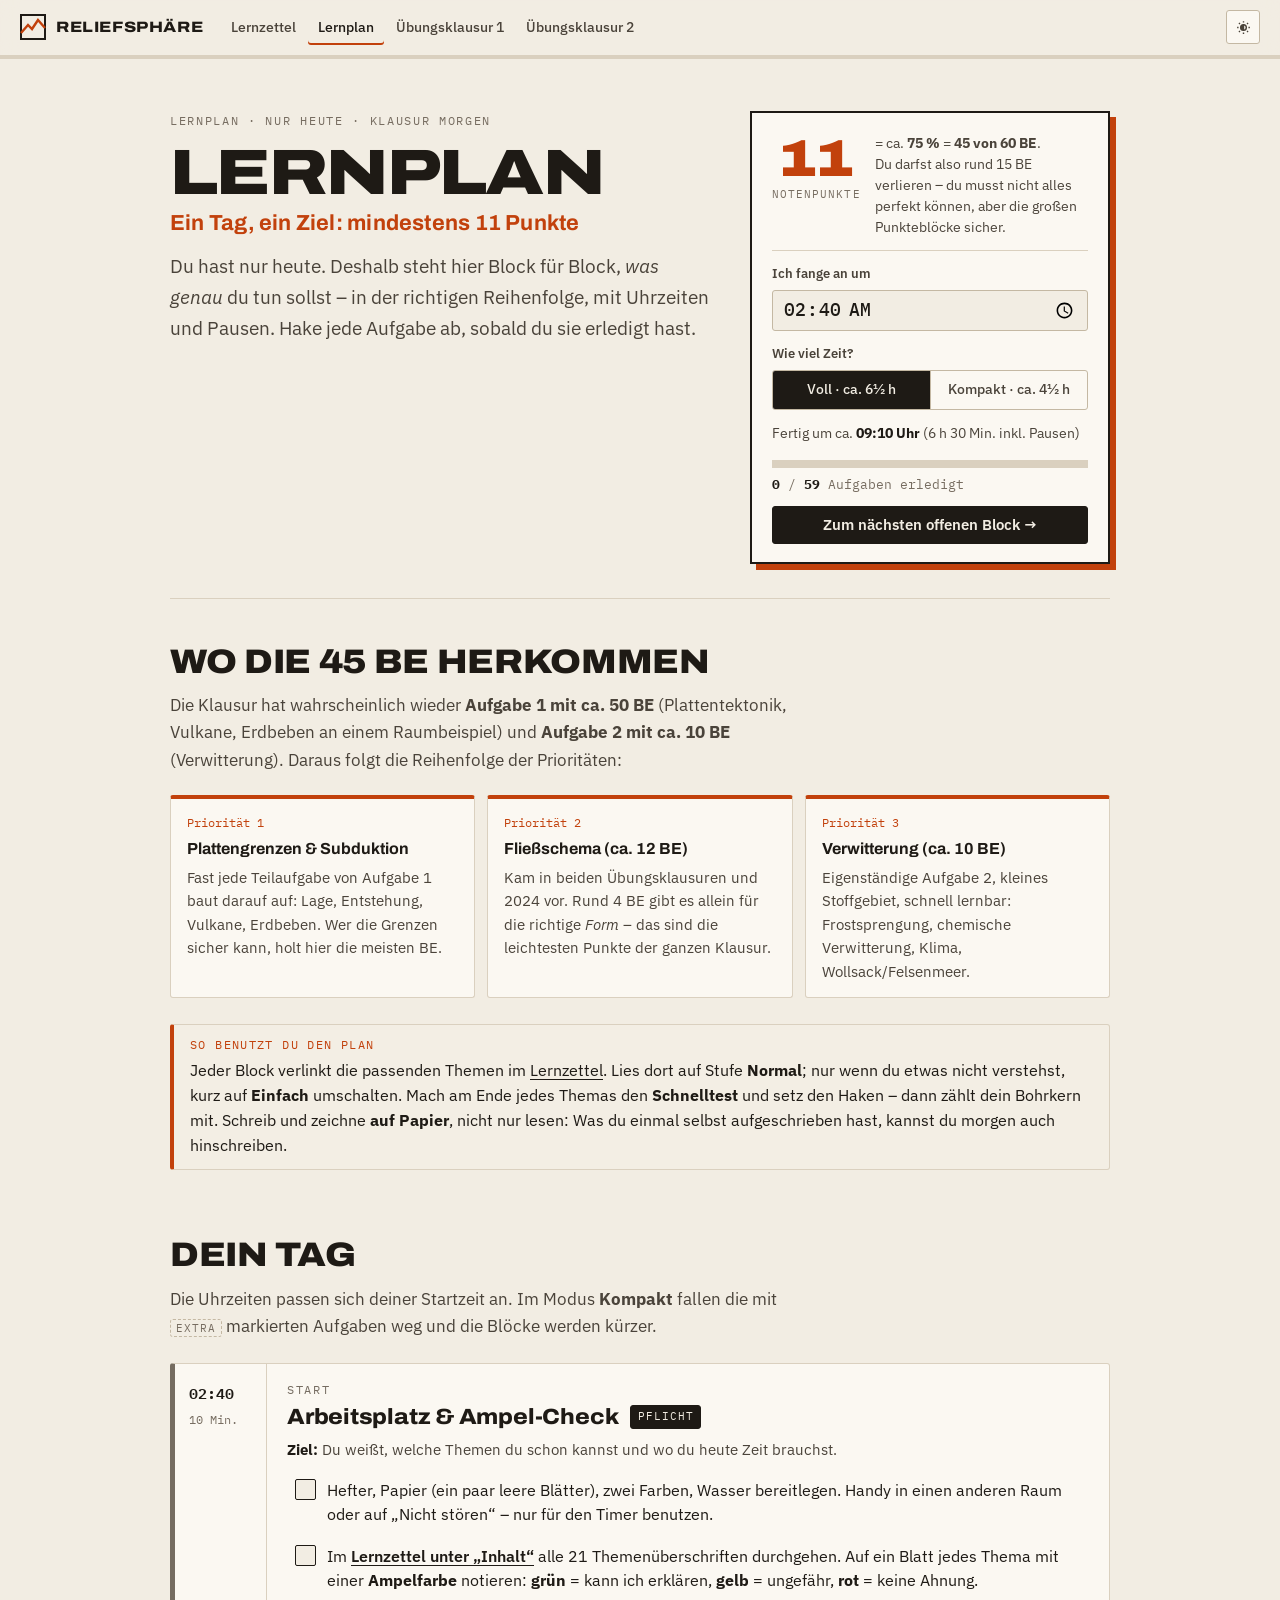
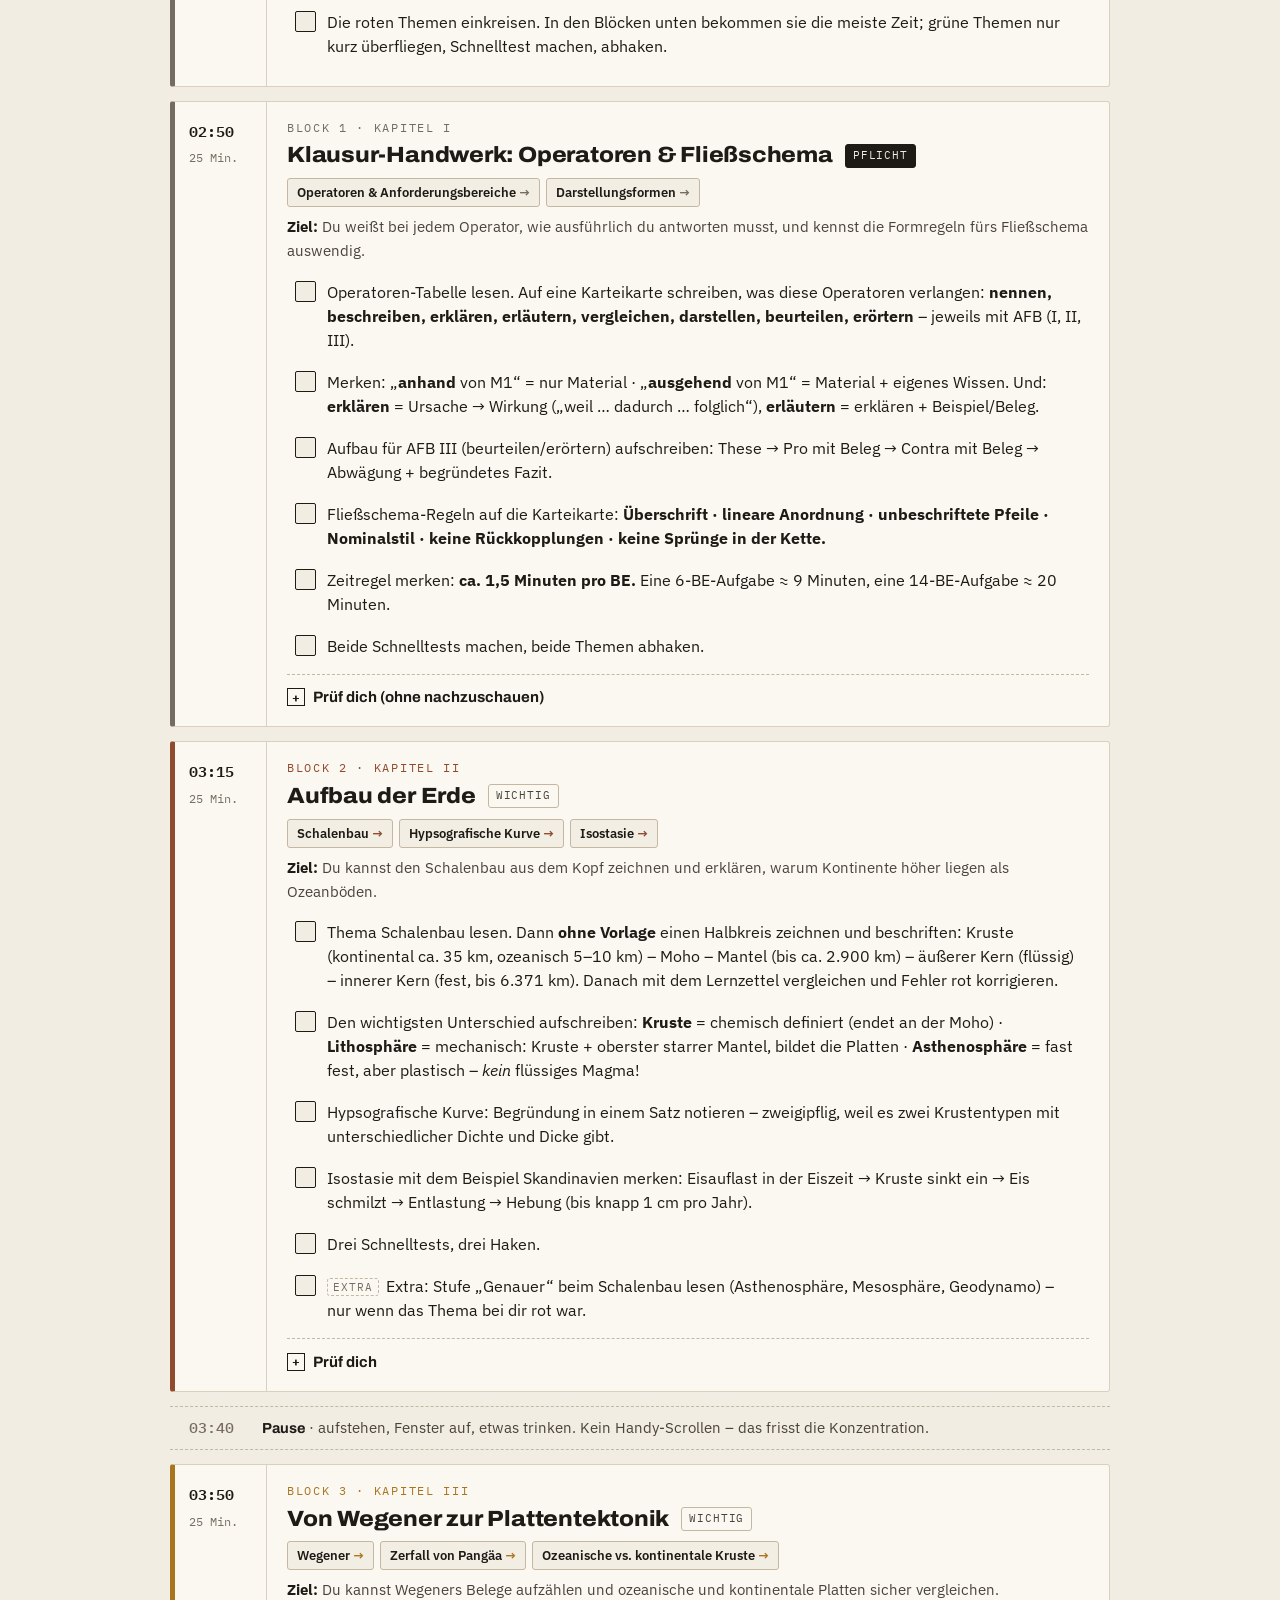
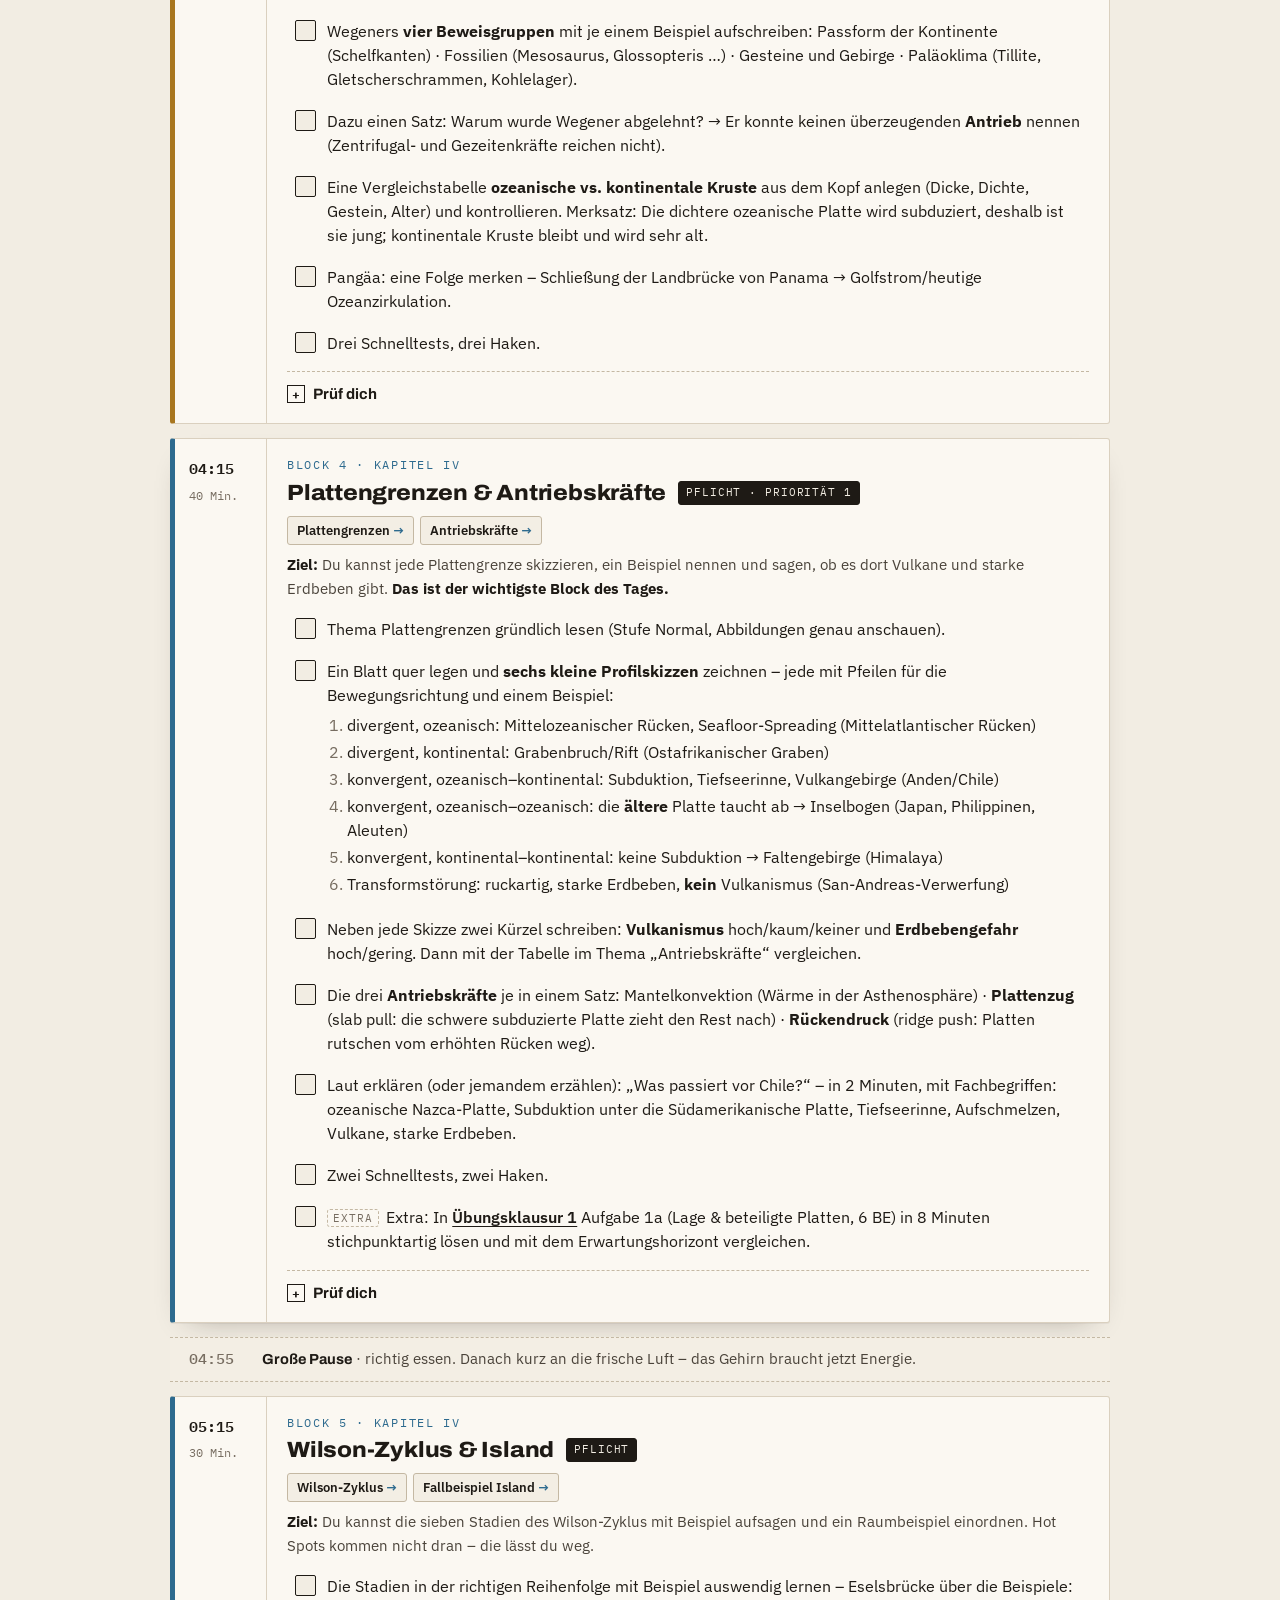
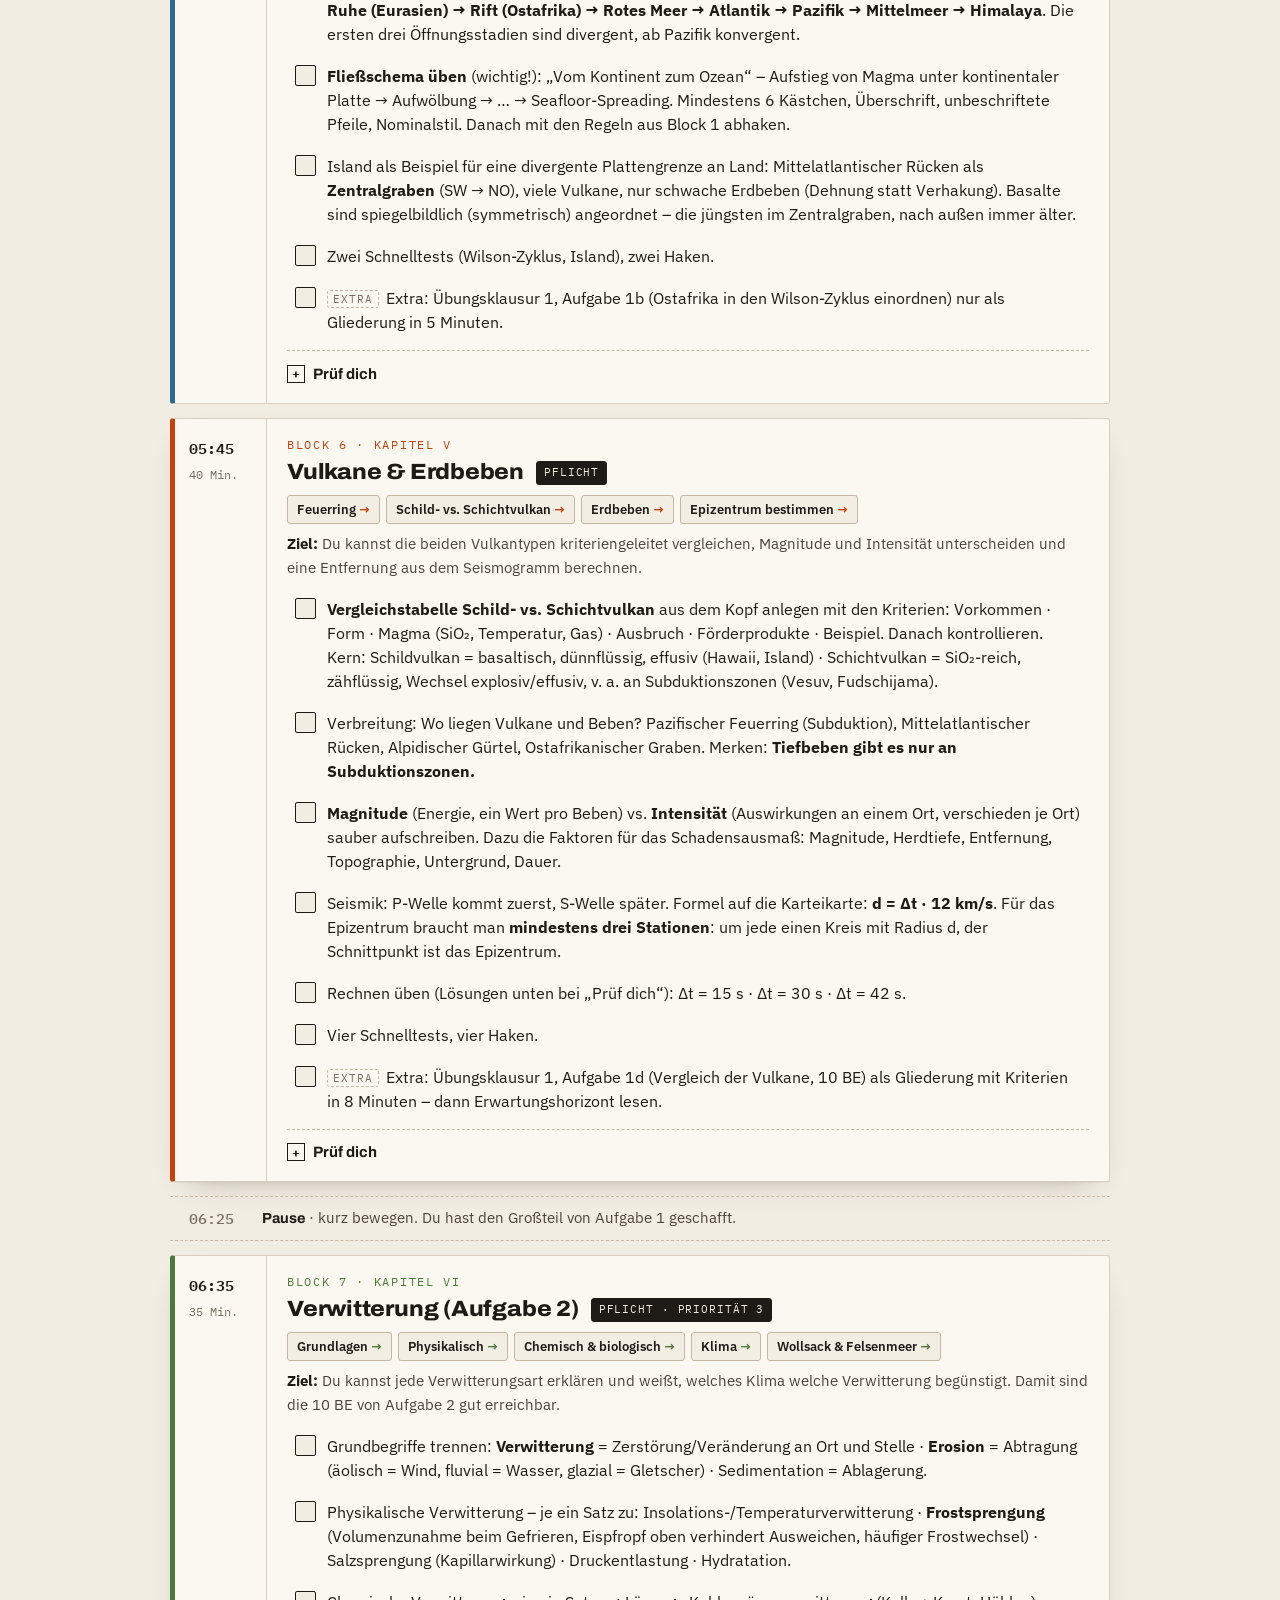
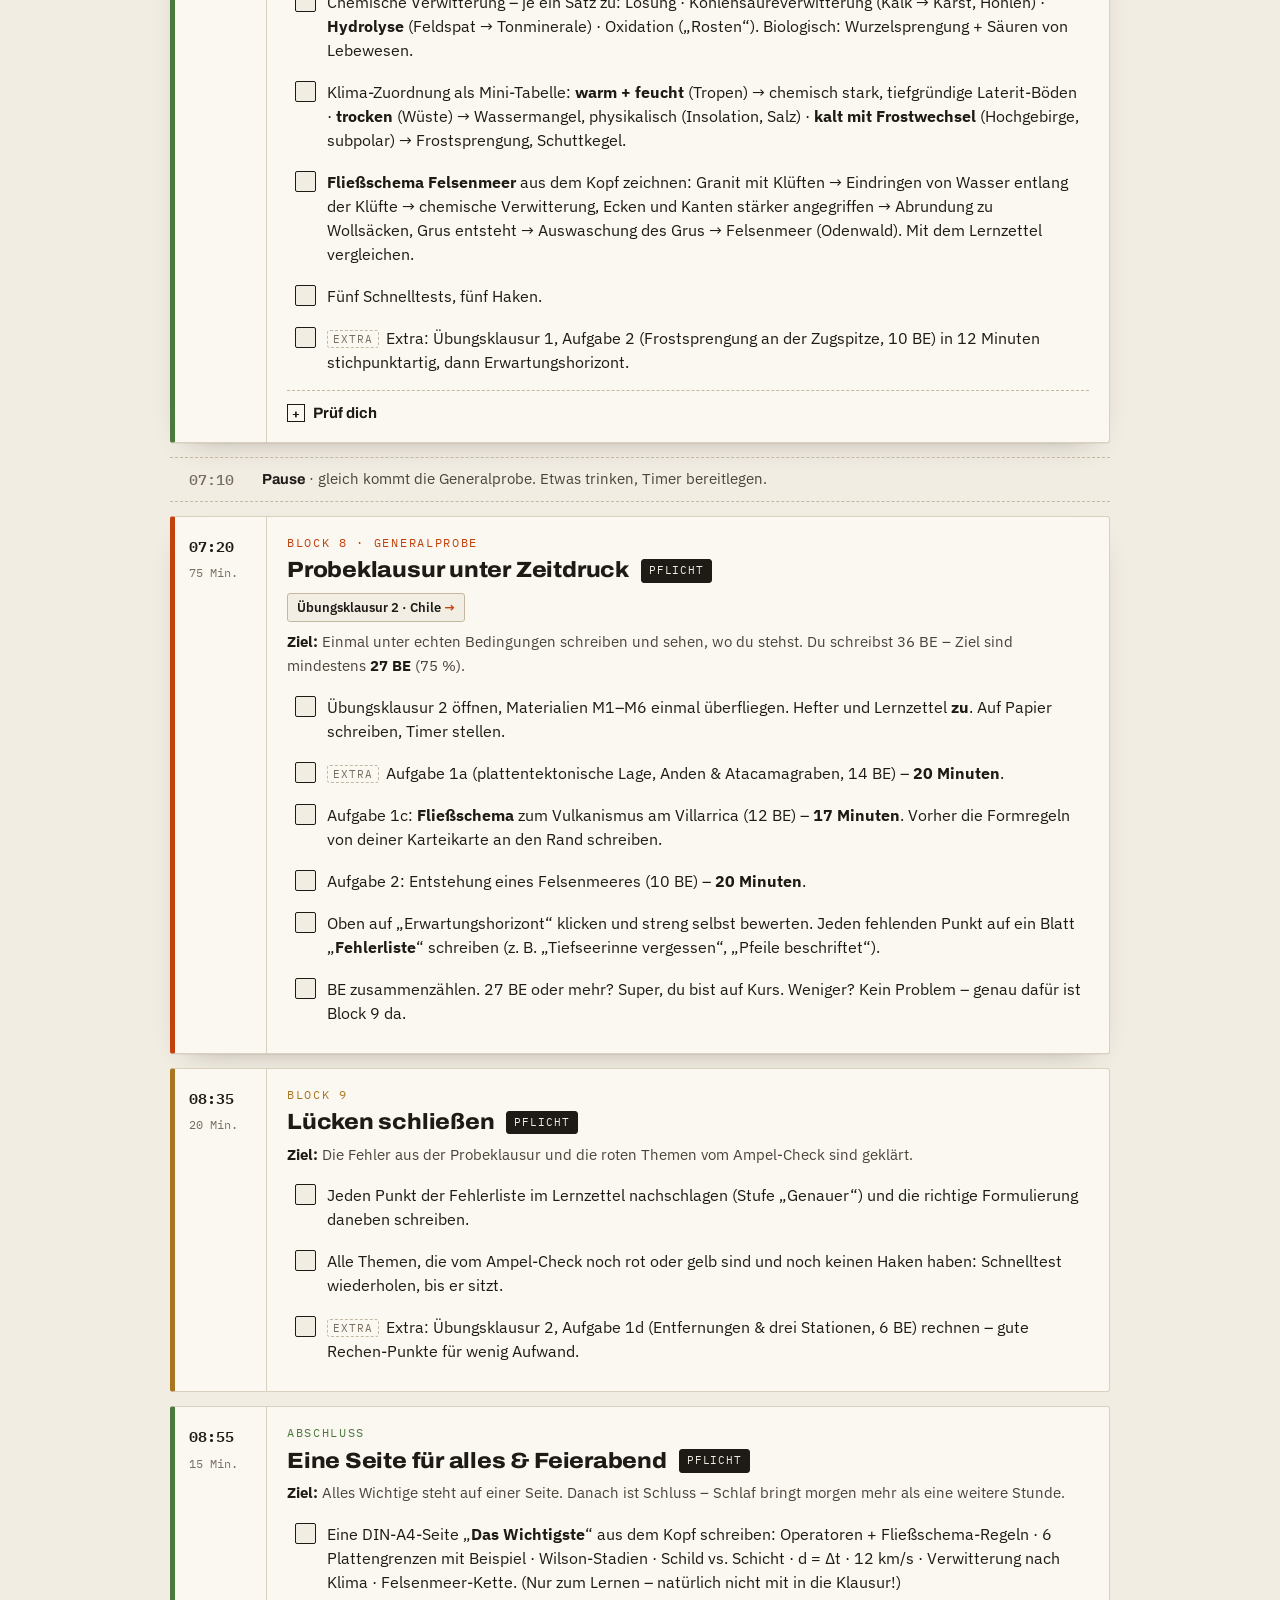
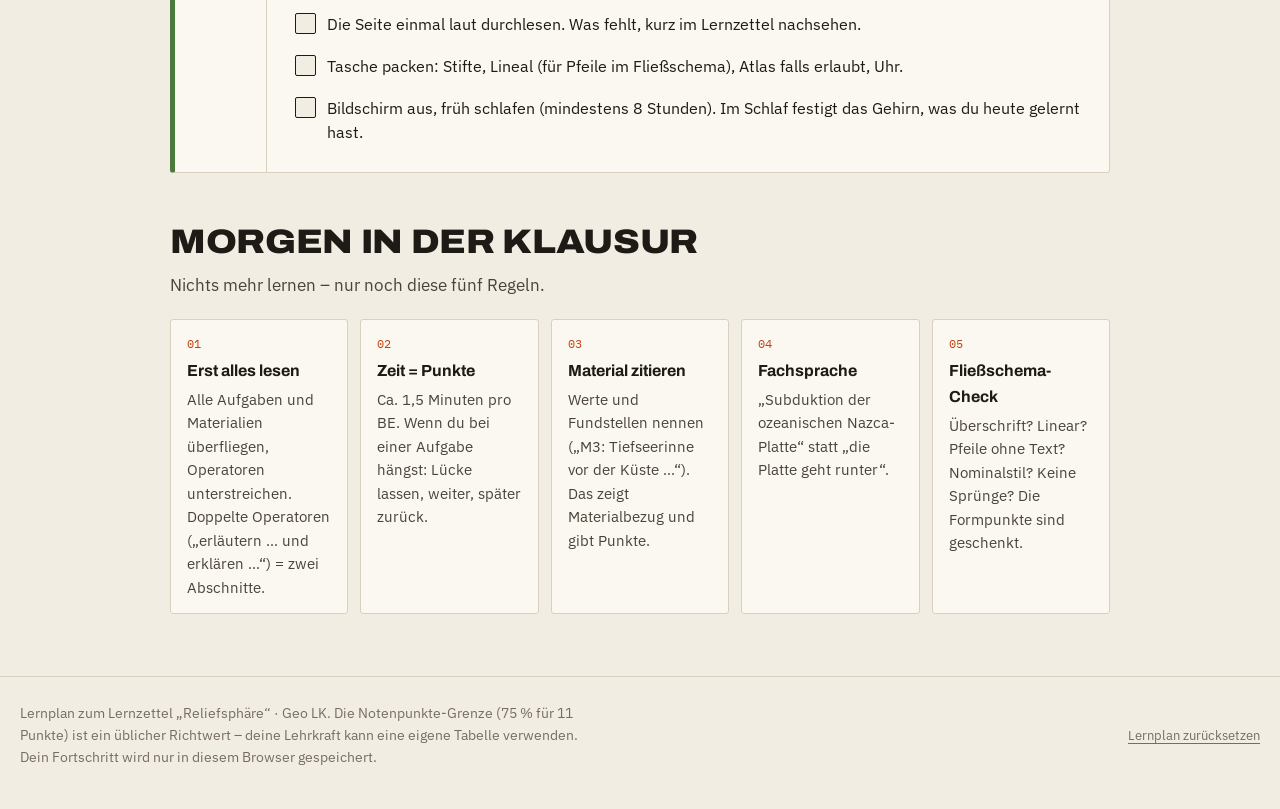
<file: lernplan.html>
<!doctype html>
<html lang="de">
<head>
<meta charset="utf-8">
<meta name="viewport" content="width=device-width, initial-scale=1">
<title>Lernplan Reliefsphäre</title>
<meta name="description" content="Lernplan für den Tag vor der Geo-Klausur Reliefsphäre: Schritt für Schritt zu mindestens 11 Notenpunkten – mit Uhrzeiten, Abhak-Liste und Selbsttests.">
<link rel="preconnect" href="https://fonts.googleapis.com">
<link rel="preconnect" href="https://fonts.gstatic.com" crossorigin>
<link href="https://fonts.googleapis.com/css2?family=Archivo:wdth,wght@62..125,400..900&family=IBM+Plex+Mono:wght@400;500;600&family=IBM+Plex+Sans:ital,wght@0,400;0,500;0,600;0,700;1,400&display=swap" rel="stylesheet">
<link rel="stylesheet" href="css/style.css">
<link rel="stylesheet" href="css/lernplan.css">
<link rel="icon" href="data:image/svg+xml,%3Csvg xmlns='http://www.w3.org/2000/svg' viewBox='0 0 32 32'%3E%3Crect width='32' height='32' fill='%231e1a15'/%3E%3Cpath d='M2 24 L11 12 L17 19 L23 9 L30 18' fill='none' stroke='%23f07a3e' stroke-width='3'/%3E%3C/svg%3E">
<script>try{var t=localStorage.getItem('geo-reliefsphaere-theme');if(t)document.documentElement.setAttribute('data-theme',t)}catch(e){}</script>
</head>
<body data-mode="voll">

<header class="topbar">
  <div class="topbar-inner">
    <a class="brand" href="index.html" aria-label="Zum Lernzettel">
      <svg viewBox="0 0 26 26" aria-hidden="true"><rect x="1" y="1" width="24" height="24" fill="none" stroke="currentColor" stroke-width="2"/><path d="M1 19 L8 11 L12 15 L18 6 L25 14" fill="none" stroke="var(--accent)" stroke-width="2.4"/></svg>
      <span class="brand-text">Reliefsphäre</span>
    </a>
    <nav class="nav" aria-label="Seiten">
      <a href="index.html">Lernzettel</a>
      <a href="lernplan.html" aria-current="page">Lernplan</a>
      <a href="uebungsklausur-1.html">Übungsklausur 1</a>
      <a href="uebungsklausur-2.html">Übungsklausur 2</a>
    </nav>
    <div class="topbar-tools">
      <button class="icon-btn" id="themeToggle" type="button" aria-label="Hell/Dunkel umschalten" title="Hell/Dunkel">
        <svg viewBox="0 0 24 24" fill="none" stroke="currentColor" stroke-width="2"><path d="M12 3v2M12 19v2M3 12h2M19 12h2M5.6 5.6l1.4 1.4M17 17l1.4 1.4M5.6 18.4L7 17M17 7l1.4-1.4"/><path d="M12 8a4 4 0 0 0 0 8z" fill="currentColor"/><path d="M12 8a4 4 0 0 1 0 8"/></svg>
      </button>
    </div>
  </div>
  <div class="topbar-progress" aria-hidden="true"><span id="topProgress"></span></div>
</header>

<main class="plan-wrap">

  <section class="plan-hero">
    <div>
      <div class="overline">Lernplan · nur heute · Klausur morgen</div>
      <h1>Lernplan<span>Ein Tag, ein Ziel: mindestens 11 Punkte</span></h1>
      <p class="lead">Du hast nur heute. Deshalb steht hier Block für Block, <em>was genau</em> du tun sollst – in der richtigen Reihenfolge, mit Uhrzeiten und Pausen. Hake jede Aufgabe ab, sobald du sie erledigt hast.</p>
    </div>

    <aside class="plan-card" aria-label="Plan einstellen">
      <div class="goal">
        <div class="goal-np"><b>11</b><span>Notenpunkte</span></div>
        <p>= ca. <b>75 %</b> = <b>45 von 60 BE</b>.<br>Du darfst also rund 15 BE verlieren – du musst nicht alles perfekt können, aber die großen Punkteblöcke sicher.</p>
      </div>
      <label class="field-row" for="startTime"><span>Ich fange an um</span><input type="time" id="startTime" step="300"></label>
      <div class="field-row"><span>Wie viel Zeit?</span>
        <div class="seg" id="modeSwitch" role="group" aria-label="Umfang des Lernplans">
          <button type="button" data-mode="voll" aria-pressed="true">Voll · ca. 6½ h</button>
          <button type="button" data-mode="kompakt" aria-pressed="false">Kompakt · ca. 4½ h</button>
        </div>
      </div>
      <p class="finish" id="finish">&nbsp;</p>
      <div class="plan-progress">
        <div class="rank-bar" aria-hidden="true"><span id="planBar"></span></div>
        <div class="plan-count"><b id="doneTasks">0</b> / <b id="allTasks">0</b> Aufgaben erledigt</div>
      </div>
      <a class="btn" href="#jetzt" id="nowBtn">Zum aktuellen Block →</a>
    </aside>
  </section>

  <section class="block strategy">
    <h2>Wo die 45 BE herkommen</h2>
    <p class="block-lead">Die Klausur hat wahrscheinlich wieder <b>Aufgabe 1 mit ca. 50 BE</b> (Plattentektonik, Vulkane, Erdbeben an einem Raumbeispiel) und <b>Aufgabe 2 mit ca. 10 BE</b> (Verwitterung). Daraus folgt die Reihenfolge der Prioritäten:</p>
    <div class="howto prio">
      <div><span class="n">Priorität 1</span><b>Plattengrenzen &amp; Subduktion</b>Fast jede Teilaufgabe von Aufgabe 1 baut darauf auf: Lage, Entstehung, Vulkane, Erdbeben. Wer die Grenzen sicher kann, holt hier die meisten BE.</div>
      <div><span class="n">Priorität 2</span><b>Fließschema (ca. 12 BE)</b>Kam in beiden Übungsklausuren und 2024 vor. Rund 4 BE gibt es allein für die richtige <em>Form</em> – das sind die leichtesten Punkte der ganzen Klausur.</div>
      <div><span class="n">Priorität 3</span><b>Verwitterung (ca. 10 BE)</b>Eigenständige Aufgabe 2, kleines Stoffgebiet, schnell lernbar: Frostsprengung, chemische Verwitterung, Klima, Wollsack/Felsenmeer.</div>
    </div>
    <div class="box tipp"><span class="box-label">So benutzt du den Plan</span>Jeder Block verlinkt die passenden Themen im <a href="index.html">Lernzettel</a>. Lies dort auf Stufe <b>Normal</b>; nur wenn du etwas nicht verstehst, kurz auf <b>Einfach</b> umschalten. Mach am Ende jedes Themas den <b>Schnelltest</b> und setz den Haken – dann zählt dein Bohrkern mit. Schreib und zeichne <b>auf Papier</b>, nicht nur lesen: Was du einmal selbst aufgeschrieben hast, kannst du morgen auch hinschreiben.</div>
  </section>

  <section class="block">
    <h2>Dein Tag</h2>
    <p class="block-lead">Die Uhrzeiten passen sich deiner Startzeit an. Im Modus <b>Kompakt</b> fallen die mit <span class="tag-extra">Extra</span> markierten Aufgaben weg und die Blöcke werden kürzer.</p>

    <ol class="daylist" id="daylist">

      <!-- ===== Block 0 ===== -->
      <li class="pblock" data-min="10" data-min-k="5" style="--cc:var(--c1)">
        <div class="pb-time"><span class="ptime"></span><span class="pdur"></span></div>
        <div class="pb-body">
          <div class="pb-head"><span class="overline">Start</span><h3>Arbeitsplatz &amp; Ampel-Check</h3><span class="pill must">Pflicht</span></div>
          <p class="pb-goal"><b>Ziel:</b> Du weißt, welche Themen du schon kannst und wo du heute Zeit brauchst.</p>
          <ul class="tasks">
            <li data-id="b0-1">Hefter, Papier (ein paar leere Blätter), zwei Farben, Wasser bereitlegen. Handy in einen anderen Raum oder auf „Nicht stören“ – nur für den Timer benutzen.</li>
            <li data-id="b0-2">Im <a href="index.html#inhalt">Lernzettel unter „Inhalt“</a> alle 21 Themenüberschriften durchgehen. Auf ein Blatt jedes Thema mit einer <b>Ampelfarbe</b> notieren: <b>grün</b> = kann ich erklären, <b>gelb</b> = ungefähr, <b>rot</b> = keine Ahnung.</li>
            <li data-id="b0-3">Die roten Themen einkreisen. In den Blöcken unten bekommen sie die meiste Zeit; grüne Themen nur kurz überfliegen, Schnelltest machen, abhaken.</li>
          </ul>
        </div>
      </li>

      <!-- ===== Block 1 ===== -->
      <li class="pblock" data-min="25" data-min-k="20" style="--cc:var(--c1)">
        <div class="pb-time"><span class="ptime"></span><span class="pdur"></span></div>
        <div class="pb-body">
          <div class="pb-head"><span class="overline">Block 1 · Kapitel I</span><h3>Klausur-Handwerk: Operatoren &amp; Fließschema</h3><span class="pill must">Pflicht</span></div>
          <p class="pb-links"><a href="index.html#operatoren">Operatoren &amp; Anforderungsbereiche</a><a href="index.html#darstellungsformen">Darstellungsformen</a></p>
          <p class="pb-goal"><b>Ziel:</b> Du weißt bei jedem Operator, wie ausführlich du antworten musst, und kennst die Formregeln fürs Fließschema auswendig.</p>
          <ul class="tasks">
            <li data-id="b1-1">Operatoren-Tabelle lesen. Auf eine Karteikarte schreiben, was diese Operatoren verlangen: <b>nennen, beschreiben, erklären, erläutern, vergleichen, darstellen, beurteilen, erörtern</b> – jeweils mit AFB (I, II, III).</li>
            <li data-id="b1-2">Merken: „<b>anhand</b> von M1“ = nur Material · „<b>ausgehend</b> von M1“ = Material + eigenes Wissen. Und: <b>erklären</b> = Ursache → Wirkung („weil … dadurch … folglich“), <b>erläutern</b> = erklären + Beispiel/Beleg.</li>
            <li data-id="b1-3">Aufbau für AFB III (beurteilen/erörtern) aufschreiben: These → Pro mit Beleg → Contra mit Beleg → Abwägung + begründetes Fazit.</li>
            <li data-id="b1-4">Fließschema-Regeln auf die Karteikarte: <b>Überschrift · lineare Anordnung · unbeschriftete Pfeile · Nominalstil · keine Rückkopplungen · keine Sprünge in der Kette.</b></li>
            <li data-id="b1-5">Zeitregel merken: <b>ca. 1,5 Minuten pro BE.</b> Eine 6-BE-Aufgabe ≈ 9 Minuten, eine 14-BE-Aufgabe ≈ 20 Minuten.</li>
            <li data-id="b1-6">Beide Schnelltests machen, beide Themen abhaken.</li>
          </ul>
          <details class="selfcheck"><summary>Prüf dich (ohne nachzuschauen)</summary>
            <dl>
              <dt>Was ist der Unterschied zwischen „erklären“ und „erläutern“?</dt><dd>Erklären = Zusammenhang/Ursache-Wirkung herstellen. Erläutern = erklären <em>und</em> mit Beispielen oder Belegen veranschaulichen.</dd>
              <dt>Schreib „Das heiße Material steigt auf, weil es leichter ist“ im Nominalstil.</dt><dd>„Aufstieg des heißen Materials (geringere Dichte)“</dd>
              <dt>Nenne drei typische Fehler im Fließschema.</dt><dd>Beschriftete Pfeile („führt zu“), ganze Sätze, fehlende Überschrift, Rückkopplungen, Sprünge in der Kausalkette.</dd>
            </dl>
          </details>
        </div>
      </li>

      <!-- ===== Block 2 ===== -->
      <li class="pblock" data-min="25" data-min-k="15" style="--cc:var(--c2)">
        <div class="pb-time"><span class="ptime"></span><span class="pdur"></span></div>
        <div class="pb-body">
          <div class="pb-head"><span class="overline">Block 2 · Kapitel II</span><h3>Aufbau der Erde</h3><span class="pill">Wichtig</span></div>
          <p class="pb-links"><a href="index.html#schalenbau">Schalenbau</a><a href="index.html#hypsografie">Hypsografische Kurve</a><a href="index.html#isostasie">Isostasie</a></p>
          <p class="pb-goal"><b>Ziel:</b> Du kannst den Schalenbau aus dem Kopf zeichnen und erklären, warum Kontinente höher liegen als Ozeanböden.</p>
          <ul class="tasks">
            <li data-id="b2-1">Thema Schalenbau lesen. Dann <b>ohne Vorlage</b> einen Halbkreis zeichnen und beschriften: Kruste (kontinental ca. 35 km, ozeanisch 5–10 km) – Moho – Mantel (bis ca. 2.900 km) – äußerer Kern (flüssig) – innerer Kern (fest, bis 6.371 km). Danach mit dem Lernzettel vergleichen und Fehler rot korrigieren.</li>
            <li data-id="b2-2">Den wichtigsten Unterschied aufschreiben: <b>Kruste</b> = chemisch definiert (endet an der Moho) · <b>Lithosphäre</b> = mechanisch: Kruste + oberster starrer Mantel, bildet die Platten · <b>Asthenosphäre</b> = fast fest, aber plastisch – <em>kein</em> flüssiges Magma!</li>
            <li data-id="b2-3">Hypsografische Kurve: Begründung in einem Satz notieren – zweigipflig, weil es zwei Krustentypen mit unterschiedlicher Dichte und Dicke gibt.</li>
            <li data-id="b2-4">Isostasie mit dem Beispiel Skandinavien merken: Eisauflast in der Eiszeit → Kruste sinkt ein → Eis schmilzt → Entlastung → Hebung (bis knapp 1 cm pro Jahr).</li>
            <li data-id="b2-5">Drei Schnelltests, drei Haken.</li>
            <li data-id="b2-6" class="extra">Extra: Stufe „Genauer“ beim Schalenbau lesen (Asthenosphäre, Mesosphäre, Geodynamo) – nur wenn das Thema bei dir rot war.</li>
          </ul>
          <details class="selfcheck"><summary>Prüf dich</summary>
            <dl>
              <dt>„Die Platten schwimmen auf flüssigem Magma.“ – Was ist falsch?</dt><dd>Die Asthenosphäre ist fast vollständig fest, verhält sich über lange Zeit aber plastisch. Magma entsteht nur lokal.</dd>
              <dt>Warum liegen Kontinente höher als Ozeanböden?</dt><dd>Kontinentale Kruste ist dicker und leichter (ca. 2,7 g/cm³) als ozeanische (ca. 3,0 g/cm³) und „schwimmt“ deshalb isostatisch höher.</dd>
            </dl>
          </details>
        </div>
      </li>

      <li class="pbreak" data-min="10" data-min-k="10"><span class="ptime"></span><span><b>Pause</b> · aufstehen, Fenster auf, etwas trinken. Kein Handy-Scrollen – das frisst die Konzentration.</span></li>

      <!-- ===== Block 3 ===== -->
      <li class="pblock" data-min="25" data-min-k="15" style="--cc:var(--c3)">
        <div class="pb-time"><span class="ptime"></span><span class="pdur"></span></div>
        <div class="pb-body">
          <div class="pb-head"><span class="overline">Block 3 · Kapitel III</span><h3>Von Wegener zur Plattentektonik</h3><span class="pill">Wichtig</span></div>
          <p class="pb-links"><a href="index.html#wegener">Wegener</a><a href="index.html#pangaea">Zerfall von Pangäa</a><a href="index.html#platten">Ozeanische vs. kontinentale Kruste</a></p>
          <p class="pb-goal"><b>Ziel:</b> Du kannst Wegeners Belege aufzählen und ozeanische und kontinentale Platten sicher vergleichen.</p>
          <ul class="tasks">
            <li data-id="b3-1">Wegeners <b>vier Beweisgruppen</b> mit je einem Beispiel aufschreiben: Passform der Kontinente (Schelfkanten) · Fossilien (Mesosaurus, Glossopteris …) · Gesteine und Gebirge · Paläoklima (Tillite, Gletscherschrammen, Kohlelager).</li>
            <li data-id="b3-2">Dazu einen Satz: Warum wurde Wegener abgelehnt? → Er konnte keinen überzeugenden <b>Antrieb</b> nennen (Zentrifugal- und Gezeitenkräfte reichen nicht).</li>
            <li data-id="b3-3">Eine Vergleichstabelle <b>ozeanische vs. kontinentale Kruste</b> aus dem Kopf anlegen (Dicke, Dichte, Gestein, Alter) und kontrollieren. Merksatz: Die dichtere ozeanische Platte wird subduziert, deshalb ist sie jung; kontinentale Kruste bleibt und wird sehr alt.</li>
            <li data-id="b3-4">Pangäa: eine Folge merken – Schließung der Landbrücke von Panama → Golfstrom/heutige Ozeanzirkulation.</li>
            <li data-id="b3-5">Drei Schnelltests, drei Haken.</li>
          </ul>
          <details class="selfcheck"><summary>Prüf dich</summary>
            <dl>
              <dt>Stimmt „Platte = Kontinent“?</dt><dd>Nein. Die Afrikanische Platte reicht z. B. bis zur Mitte des Atlantiks und besteht dort aus ozeanischer Kruste.</dd>
              <dt>Welche Platte taucht bei einer Kollision ab – und warum?</dt><dd>Die ozeanische, weil sie dichter (schwerer) ist.</dd>
            </dl>
          </details>
        </div>
      </li>

      <!-- ===== Block 4 ===== -->
      <li class="pblock key" data-min="40" data-min-k="35" style="--cc:var(--c4)">
        <div class="pb-time"><span class="ptime"></span><span class="pdur"></span></div>
        <div class="pb-body">
          <div class="pb-head"><span class="overline">Block 4 · Kapitel IV</span><h3>Plattengrenzen &amp; Antriebskräfte</h3><span class="pill must">Pflicht · Priorität 1</span></div>
          <p class="pb-links"><a href="index.html#plattengrenzen">Plattengrenzen</a><a href="index.html#antrieb">Antriebskräfte</a></p>
          <p class="pb-goal"><b>Ziel:</b> Du kannst jede Plattengrenze skizzieren, ein Beispiel nennen und sagen, ob es dort Vulkane und starke Erdbeben gibt. <b>Das ist der wichtigste Block des Tages.</b></p>
          <ul class="tasks">
            <li data-id="b4-1">Thema Plattengrenzen gründlich lesen (Stufe Normal, Abbildungen genau anschauen).</li>
            <li data-id="b4-2">Ein Blatt quer legen und <b>sechs kleine Profilskizzen</b> zeichnen – jede mit Pfeilen für die Bewegungsrichtung und einem Beispiel:
              <ol>
                <li>divergent, ozeanisch: Mittelozeanischer Rücken, Seafloor-Spreading (Mittelatlantischer Rücken)</li>
                <li>divergent, kontinental: Grabenbruch/Rift (Ostafrikanischer Graben)</li>
                <li>konvergent, ozeanisch–kontinental: Subduktion, Tiefseerinne, Vulkangebirge (Anden/Chile)</li>
                <li>konvergent, ozeanisch–ozeanisch: die <b>ältere</b> Platte taucht ab → Inselbogen (Japan, Philippinen, Aleuten)</li>
                <li>konvergent, kontinental–kontinental: keine Subduktion → Faltengebirge (Himalaya)</li>
                <li>Transformstörung: ruckartig, starke Erdbeben, <b>kein</b> Vulkanismus (San-Andreas-Verwerfung)</li>
              </ol></li>
            <li data-id="b4-3">Neben jede Skizze zwei Kürzel schreiben: <b>Vulkanismus</b> hoch/kaum/keiner und <b>Erdbebengefahr</b> hoch/gering. Dann mit der Tabelle im Thema „Antriebskräfte“ vergleichen.</li>
            <li data-id="b4-4">Die drei <b>Antriebskräfte</b> je in einem Satz: Mantelkonvektion (Wärme in der Asthenosphäre) · <b>Plattenzug</b> (slab pull: die schwere subduzierte Platte zieht den Rest nach) · <b>Rückendruck</b> (ridge push: Platten rutschen vom erhöhten Rücken weg).</li>
            <li data-id="b4-5">Laut erklären (oder jemandem erzählen): „Was passiert vor Chile?“ – in 2 Minuten, mit Fachbegriffen: ozeanische Nazca-Platte, Subduktion unter die Südamerikanische Platte, Tiefseerinne, Aufschmelzen, Vulkane, starke Erdbeben.</li>
            <li data-id="b4-6">Zwei Schnelltests, zwei Haken.</li>
            <li data-id="b4-7" class="extra">Extra: In <a href="uebungsklausur-1.html">Übungsklausur 1</a> Aufgabe 1a (Lage &amp; beteiligte Platten, 6 BE) in 8 Minuten stichpunktartig lösen und mit dem Erwartungshorizont vergleichen.</li>
          </ul>
          <details class="selfcheck"><summary>Prüf dich</summary>
            <dl>
              <dt>Warum gibt es an der San-Andreas-Verwerfung keine Vulkane, aber starke Erdbeben?</dt><dd>Die Platten gleiten aneinander vorbei, es tritt kein Magma aus. Die Reibung staut Spannung auf, die sich ruckartig löst.</dd>
              <dt>Was ist der stärkste Antrieb der Platten?</dt><dd>Der Plattenzug (slab pull) an Subduktionszonen.</dd>
              <dt>Warum entsteht beim Himalaya keine Tiefseerinne?</dt><dd>Beide Platten sind kontinental und zu leicht zum Abtauchen – sie kollidieren und falten sich zum Gebirge auf.</dd>
            </dl>
          </details>
        </div>
      </li>

      <li class="pbreak long" data-min="20" data-min-k="15"><span class="ptime"></span><span><b>Große Pause</b> · richtig essen. Danach kurz an die frische Luft – das Gehirn braucht jetzt Energie.</span></li>

      <!-- ===== Block 5 ===== -->
      <li class="pblock" data-min="30" data-min-k="20" style="--cc:var(--c4)">
        <div class="pb-time"><span class="ptime"></span><span class="pdur"></span></div>
        <div class="pb-body">
          <div class="pb-head"><span class="overline">Block 5 · Kapitel IV</span><h3>Wilson-Zyklus &amp; Island</h3><span class="pill must">Pflicht</span></div>
          <p class="pb-links"><a href="index.html#wilson">Wilson-Zyklus</a><a href="index.html#island">Fallbeispiel Island</a></p>
          <p class="pb-goal"><b>Ziel:</b> Du kannst die sieben Stadien des Wilson-Zyklus mit Beispiel aufsagen und ein Raumbeispiel einordnen. Hot Spots kommen nicht dran – die lässt du weg.</p>
          <ul class="tasks">
            <li data-id="b5-1">Die Stadien in der richtigen Reihenfolge mit Beispiel auswendig lernen – Eselsbrücke über die Beispiele: <b>Ruhe (Eurasien) → Rift (Ostafrika) → Rotes Meer → Atlantik → Pazifik → Mittelmeer → Himalaya</b>. Die ersten drei Öffnungsstadien sind divergent, ab Pazifik konvergent.</li>
            <li data-id="b5-2"><b>Fließschema üben</b> (wichtig!): „Vom Kontinent zum Ozean“ – Aufstieg von Magma unter kontinentaler Platte → Aufwölbung → … → Seafloor-Spreading. Mindestens 6 Kästchen, Überschrift, unbeschriftete Pfeile, Nominalstil. Danach mit den Regeln aus Block 1 abhaken.</li>
            <li data-id="b5-4">Island als Beispiel für eine divergente Plattengrenze an Land: Mittelatlantischer Rücken als <b>Zentralgraben</b> (SW → NO), viele Vulkane, nur schwache Erdbeben (Dehnung statt Verhakung). Basalte sind spiegelbildlich (symmetrisch) angeordnet – die jüngsten im Zentralgraben, nach außen immer älter.</li>
            <li data-id="b5-5">Zwei Schnelltests (Wilson-Zyklus, Island), zwei Haken.</li>
            <li data-id="b5-6" class="extra">Extra: Übungsklausur 1, Aufgabe 1b (Ostafrika in den Wilson-Zyklus einordnen) nur als Gliederung in 5 Minuten.</li>
          </ul>
          <details class="selfcheck"><summary>Prüf dich</summary>
            <dl>
              <dt>Warum wächst die Erde nicht, obwohl am Mittelozeanischen Rücken ständig neue Kruste entsteht?</dt><dd>Im gleichen Maß wird an destruktiven Plattengrenzen ozeanische Lithosphäre subduziert und im Mantel wieder aufgeschmolzen – ein Kreislauf (Klausur 2024!).</dd>
              <dt>In welchem Stadium ist Ostafrika, in welchem das Rote Meer?</dt><dd>Ostafrika: Graben-/Rift-Stadium (1). Rotes Meer: Rotes-Meer-Stadium, „junger Ozean“ (2).</dd>
            </dl>
          </details>
        </div>
      </li>

      <!-- ===== Block 6 ===== -->
      <li class="pblock key" data-min="40" data-min-k="30" style="--cc:var(--c5)">
        <div class="pb-time"><span class="ptime"></span><span class="pdur"></span></div>
        <div class="pb-body">
          <div class="pb-head"><span class="overline">Block 6 · Kapitel V</span><h3>Vulkane &amp; Erdbeben</h3><span class="pill must">Pflicht</span></div>
          <p class="pb-links"><a href="index.html#feuerring">Feuerring</a><a href="index.html#vulkantypen">Schild- vs. Schichtvulkan</a><a href="index.html#erdbeben">Erdbeben</a><a href="index.html#seismik">Epizentrum bestimmen</a></p>
          <p class="pb-goal"><b>Ziel:</b> Du kannst die beiden Vulkantypen kriteriengeleitet vergleichen, Magnitude und Intensität unterscheiden und eine Entfernung aus dem Seismogramm berechnen.</p>
          <ul class="tasks">
            <li data-id="b6-1"><b>Vergleichstabelle Schild- vs. Schichtvulkan</b> aus dem Kopf anlegen mit den Kriterien: Vorkommen · Form · Magma (SiO₂, Temperatur, Gas) · Ausbruch · Förderprodukte · Beispiel. Danach kontrollieren. Kern: Schildvulkan = basaltisch, dünnflüssig, effusiv (Hawaii, Island) · Schichtvulkan = SiO₂-reich, zähflüssig, Wechsel explosiv/effusiv, v. a. an Subduktionszonen (Vesuv, Fudschijama).</li>
            <li data-id="b6-2">Verbreitung: Wo liegen Vulkane und Beben? Pazifischer Feuerring (Subduktion), Mittelatlantischer Rücken, Alpidischer Gürtel, Ostafrikanischer Graben. Merken: <b>Tiefbeben gibt es nur an Subduktionszonen.</b></li>
            <li data-id="b6-3"><b>Magnitude</b> (Energie, ein Wert pro Beben) vs. <b>Intensität</b> (Auswirkungen an einem Ort, verschieden je Ort) sauber aufschreiben. Dazu die Faktoren für das Schadensausmaß: Magnitude, Herdtiefe, Entfernung, Topographie, Untergrund, Dauer.</li>
            <li data-id="b6-4">Seismik: P-Welle kommt zuerst, S-Welle später. Formel auf die Karteikarte: <b>d = Δt · 12 km/s</b>. Für das Epizentrum braucht man <b>mindestens drei Stationen</b>: um jede einen Kreis mit Radius d, der Schnittpunkt ist das Epizentrum.</li>
            <li data-id="b6-5">Rechnen üben (Lösungen unten bei „Prüf dich“): Δt = 15 s · Δt = 30 s · Δt = 42 s.</li>
            <li data-id="b6-6">Vier Schnelltests, vier Haken.</li>
            <li data-id="b6-7" class="extra">Extra: Übungsklausur 1, Aufgabe 1d (Vergleich der Vulkane, 10 BE) als Gliederung mit Kriterien in 8 Minuten – dann Erwartungshorizont lesen.</li>
          </ul>
          <details class="selfcheck"><summary>Prüf dich</summary>
            <dl>
              <dt>Warum ist ein Schichtvulkan gefährlicher als ein Schildvulkan?</dt><dd>Sein Magma ist SiO₂-reich, zähflüssig und gasreich. Der Gasdruck staut sich und entlädt sich explosiv (Asche, Lapilli, Bomben).</dd>
              <dt>Lösungen der Rechenaufgaben</dt><dd>15 s → 180 km · 30 s → 360 km · 42 s → 504 km.</dd>
              <dt>Ein Beben hat Magnitude 7,0. Warum ist die Zerstörung in zwei Städten unterschiedlich?</dt><dd>Die Intensität hängt vom Ort ab: Entfernung zum Epizentrum, Herdtiefe, Untergrund (lockere Sedimente verstärken), Topographie, Bauweise.</dd>
            </dl>
          </details>
        </div>
      </li>

      <li class="pbreak" data-min="10" data-min-k="10"><span class="ptime"></span><span><b>Pause</b> · kurz bewegen. Du hast den Großteil von Aufgabe 1 geschafft.</span></li>

      <!-- ===== Block 7 ===== -->
      <li class="pblock key" data-min="35" data-min-k="30" style="--cc:var(--c6)">
        <div class="pb-time"><span class="ptime"></span><span class="pdur"></span></div>
        <div class="pb-body">
          <div class="pb-head"><span class="overline">Block 7 · Kapitel VI</span><h3>Verwitterung (Aufgabe 2)</h3><span class="pill must">Pflicht · Priorität 3</span></div>
          <p class="pb-links"><a href="index.html#verwitterung">Grundlagen</a><a href="index.html#physikalisch">Physikalisch</a><a href="index.html#chemisch">Chemisch &amp; biologisch</a><a href="index.html#klima">Klima</a><a href="index.html#wollsack">Wollsack &amp; Felsenmeer</a></p>
          <p class="pb-goal"><b>Ziel:</b> Du kannst jede Verwitterungsart erklären und weißt, welches Klima welche Verwitterung begünstigt. Damit sind die 10 BE von Aufgabe 2 gut erreichbar.</p>
          <ul class="tasks">
            <li data-id="b7-1">Grundbegriffe trennen: <b>Verwitterung</b> = Zerstörung/Veränderung an Ort und Stelle · <b>Erosion</b> = Abtragung (äolisch = Wind, fluvial = Wasser, glazial = Gletscher) · Sedimentation = Ablagerung.</li>
            <li data-id="b7-2">Physikalische Verwitterung – je ein Satz zu: Insolations-/Temperaturverwitterung · <b>Frostsprengung</b> (Volumenzunahme beim Gefrieren, Eispfropf oben verhindert Ausweichen, häufiger Frostwechsel) · Salzsprengung (Kapillarwirkung) · Druckentlastung · Hydratation.</li>
            <li data-id="b7-3">Chemische Verwitterung – je ein Satz zu: Lösung · Kohlensäureverwitterung (Kalk → Karst, Höhlen) · <b>Hydrolyse</b> (Feldspat → Tonminerale) · Oxidation („Rosten“). Biologisch: Wurzelsprengung + Säuren von Lebewesen.</li>
            <li data-id="b7-4">Klima-Zuordnung als Mini-Tabelle: <b>warm + feucht</b> (Tropen) → chemisch stark, tiefgründige Laterit-Böden · <b>trocken</b> (Wüste) → Wassermangel, physikalisch (Insolation, Salz) · <b>kalt mit Frostwechsel</b> (Hochgebirge, subpolar) → Frostsprengung, Schuttkegel.</li>
            <li data-id="b7-5"><b>Fließschema Felsenmeer</b> aus dem Kopf zeichnen: Granit mit Klüften → Eindringen von Wasser entlang der Klüfte → chemische Verwitterung, Ecken und Kanten stärker angegriffen → Abrundung zu Wollsäcken, Grus entsteht → Auswaschung des Grus → Felsenmeer (Odenwald). Mit dem Lernzettel vergleichen.</li>
            <li data-id="b7-6">Fünf Schnelltests, fünf Haken.</li>
            <li data-id="b7-7" class="extra">Extra: Übungsklausur 1, Aufgabe 2 (Frostsprengung an der Zugspitze, 10 BE) in 12 Minuten stichpunktartig, dann Erwartungshorizont.</li>
          </ul>
          <details class="selfcheck"><summary>Prüf dich</summary>
            <dl>
              <dt>Warum ist die Frostsprengung im Hochgebirge so stark – und in der Antarktis-Mitte schwächer?</dt><dd>Entscheidend ist der <em>häufige Wechsel</em> um den Gefrierpunkt (Frostwechsel), nicht die Kälte an sich. Dauerfrost sprengt kaum.</dd>
              <dt>Warum werden Granitblöcke rund?</dt><dd>Ecken haben drei Angriffsflächen, Kanten zwei, Flächen eine – Ecken und Kanten verwittern schneller.</dd>
              <dt>Warum verwittert es in den Tropen chemisch so stark?</dt><dd>Wärme beschleunigt chemische Reaktionen, Wasser ist das Reaktionsmittel – beides ist reichlich vorhanden.</dd>
            </dl>
          </details>
        </div>
      </li>

      <li class="pbreak" data-min="10" data-min-k="5"><span class="ptime"></span><span><b>Pause</b> · gleich kommt die Generalprobe. Etwas trinken, Timer bereitlegen.</span></li>

      <!-- ===== Block 8 ===== -->
      <li class="pblock key" data-min="75" data-min-k="50" style="--cc:var(--accent)">
        <div class="pb-time"><span class="ptime"></span><span class="pdur"></span></div>
        <div class="pb-body">
          <div class="pb-head"><span class="overline">Block 8 · Generalprobe</span><h3>Probeklausur unter Zeitdruck</h3><span class="pill must">Pflicht</span></div>
          <p class="pb-links"><a href="uebungsklausur-2.html">Übungsklausur 2 · Chile</a></p>
          <p class="pb-goal"><b>Ziel:</b> Einmal unter echten Bedingungen schreiben und sehen, wo du stehst. <span class="only-voll">Du schreibst 36 BE – Ziel sind mindestens <b>27 BE</b> (75 %).</span><span class="only-kompakt">Du schreibst 22 BE – Ziel sind mindestens <b>17 BE</b> (75 %).</span></p>
          <ul class="tasks">
            <li data-id="b8-1">Übungsklausur 2 öffnen, Materialien M1–M6 einmal überfliegen. Hefter und Lernzettel <b>zu</b>. Auf Papier schreiben, Timer stellen.</li>
            <li data-id="b8-2" class="extra">Aufgabe 1a (plattentektonische Lage, Anden &amp; Atacamagraben, 14 BE) – <b>20 Minuten</b>.</li>
            <li data-id="b8-3">Aufgabe 1c: <b>Fließschema</b> zum Vulkanismus am Villarrica (12 BE) – <b>17 Minuten</b>. Vorher die Formregeln von deiner Karteikarte an den Rand schreiben.</li>
            <li data-id="b8-4">Aufgabe 2: Entstehung eines Felsenmeeres (10 BE) – <b>20 Minuten</b>.</li>
            <li data-id="b8-5">Oben auf „Erwartungshorizont“ klicken und streng selbst bewerten. Jeden fehlenden Punkt auf ein Blatt „<b>Fehlerliste</b>“ schreiben (z. B. „Tiefseerinne vergessen“, „Pfeile beschriftet“).</li>
            <li data-id="b8-6">BE zusammenzählen. <span class="only-voll">27 BE oder mehr? Super, du bist auf Kurs.</span><span class="only-kompakt">17 BE oder mehr? Super, du bist auf Kurs.</span> Weniger? Kein Problem – genau dafür ist Block 9 da.</li>
          </ul>
        </div>
      </li>

      <!-- ===== Block 9 ===== -->
      <li class="pblock" data-min="20" data-min-k="10" style="--cc:var(--c3)">
        <div class="pb-time"><span class="ptime"></span><span class="pdur"></span></div>
        <div class="pb-body">
          <div class="pb-head"><span class="overline">Block 9</span><h3>Lücken schließen</h3><span class="pill must">Pflicht</span></div>
          <p class="pb-goal"><b>Ziel:</b> Die Fehler aus der Probeklausur und die roten Themen vom Ampel-Check sind geklärt.</p>
          <ul class="tasks">
            <li data-id="b9-1">Jeden Punkt der Fehlerliste im Lernzettel nachschlagen (Stufe „Genauer“) und die richtige Formulierung daneben schreiben.</li>
            <li data-id="b9-2">Alle Themen, die vom Ampel-Check noch rot oder gelb sind und noch keinen Haken haben: Schnelltest wiederholen, bis er sitzt.</li>
            <li data-id="b9-3" class="extra">Extra: Übungsklausur 2, Aufgabe 1d (Entfernungen &amp; drei Stationen, 6 BE) rechnen – gute Rechen-Punkte für wenig Aufwand.</li>
          </ul>
        </div>
      </li>

      <!-- ===== Block 10 ===== -->
      <li class="pblock" data-min="15" data-min-k="10" style="--cc:var(--c6)">
        <div class="pb-time"><span class="ptime"></span><span class="pdur"></span></div>
        <div class="pb-body">
          <div class="pb-head"><span class="overline">Abschluss</span><h3>Eine Seite für alles &amp; Feierabend</h3><span class="pill must">Pflicht</span></div>
          <p class="pb-goal"><b>Ziel:</b> Alles Wichtige steht auf einer Seite. Danach ist Schluss – Schlaf bringt morgen mehr als eine weitere Stunde.</p>
          <ul class="tasks">
            <li data-id="b10-1">Eine DIN-A4-Seite „<b>Das Wichtigste</b>“ aus dem Kopf schreiben: Operatoren + Fließschema-Regeln · 6 Plattengrenzen mit Beispiel · Wilson-Stadien · Schild vs. Schicht · d = Δt · 12 km/s · Verwitterung nach Klima · Felsenmeer-Kette. (Nur zum Lernen – natürlich nicht mit in die Klausur!)</li>
            <li data-id="b10-2">Die Seite einmal laut durchlesen. Was fehlt, kurz im Lernzettel nachsehen.</li>
            <li data-id="b10-3">Tasche packen: Stifte, Lineal (für Pfeile im Fließschema), Atlas falls erlaubt, Uhr.</li>
            <li data-id="b10-4">Bildschirm aus, früh schlafen (mindestens 8 Stunden). Im Schlaf festigt das Gehirn, was du heute gelernt hast.</li>
          </ul>
        </div>
      </li>
    </ol>
  </section>

  <section class="block">
    <h2>Morgen in der Klausur</h2>
    <p class="block-lead">Nichts mehr lernen – nur noch diese fünf Regeln.</p>
    <div class="howto rules">
      <div><span class="n">01</span><b>Erst alles lesen</b>Alle Aufgaben und Materialien überfliegen, Operatoren unterstreichen. Doppelte Operatoren („erläutern … und erklären …“) = zwei Abschnitte.</div>
      <div><span class="n">02</span><b>Zeit = Punkte</b>Ca. 1,5 Minuten pro BE. Wenn du bei einer Aufgabe hängst: Lücke lassen, weiter, später zurück.</div>
      <div><span class="n">03</span><b>Material zitieren</b>Werte und Fundstellen nennen („M3: Tiefseerinne vor der Küste …“). Das zeigt Materialbezug und gibt Punkte.</div>
      <div><span class="n">04</span><b>Fachsprache</b>„Subduktion der ozeanischen Nazca-Platte“ statt „die Platte geht runter“.</div>
      <div><span class="n">05</span><b>Fließschema-Check</b>Überschrift? Linear? Pfeile ohne Text? Nominalstil? Keine Sprünge? Die Formpunkte sind geschenkt.</div>
    </div>
  </section>

</main>

<footer class="footer">
  <div class="footer-inner">
    <p>Lernplan zum Lernzettel „Reliefsphäre“ · Geo LK. Die Notenpunkte-Grenze (75 % für 11 Punkte) ist ein üblicher Richtwert – deine Lehrkraft kann eine eigene Tabelle verwenden. Dein Fortschritt wird nur in diesem Browser gespeichert.</p>
    <button class="linkish" type="button" id="resetPlan">Lernplan zurücksetzen</button>
  </div>
</footer>

<div class="toasts" id="toasts" aria-live="polite"></div>

<script src="js/lernplan.js"></script>
</body>
</html>
</file>
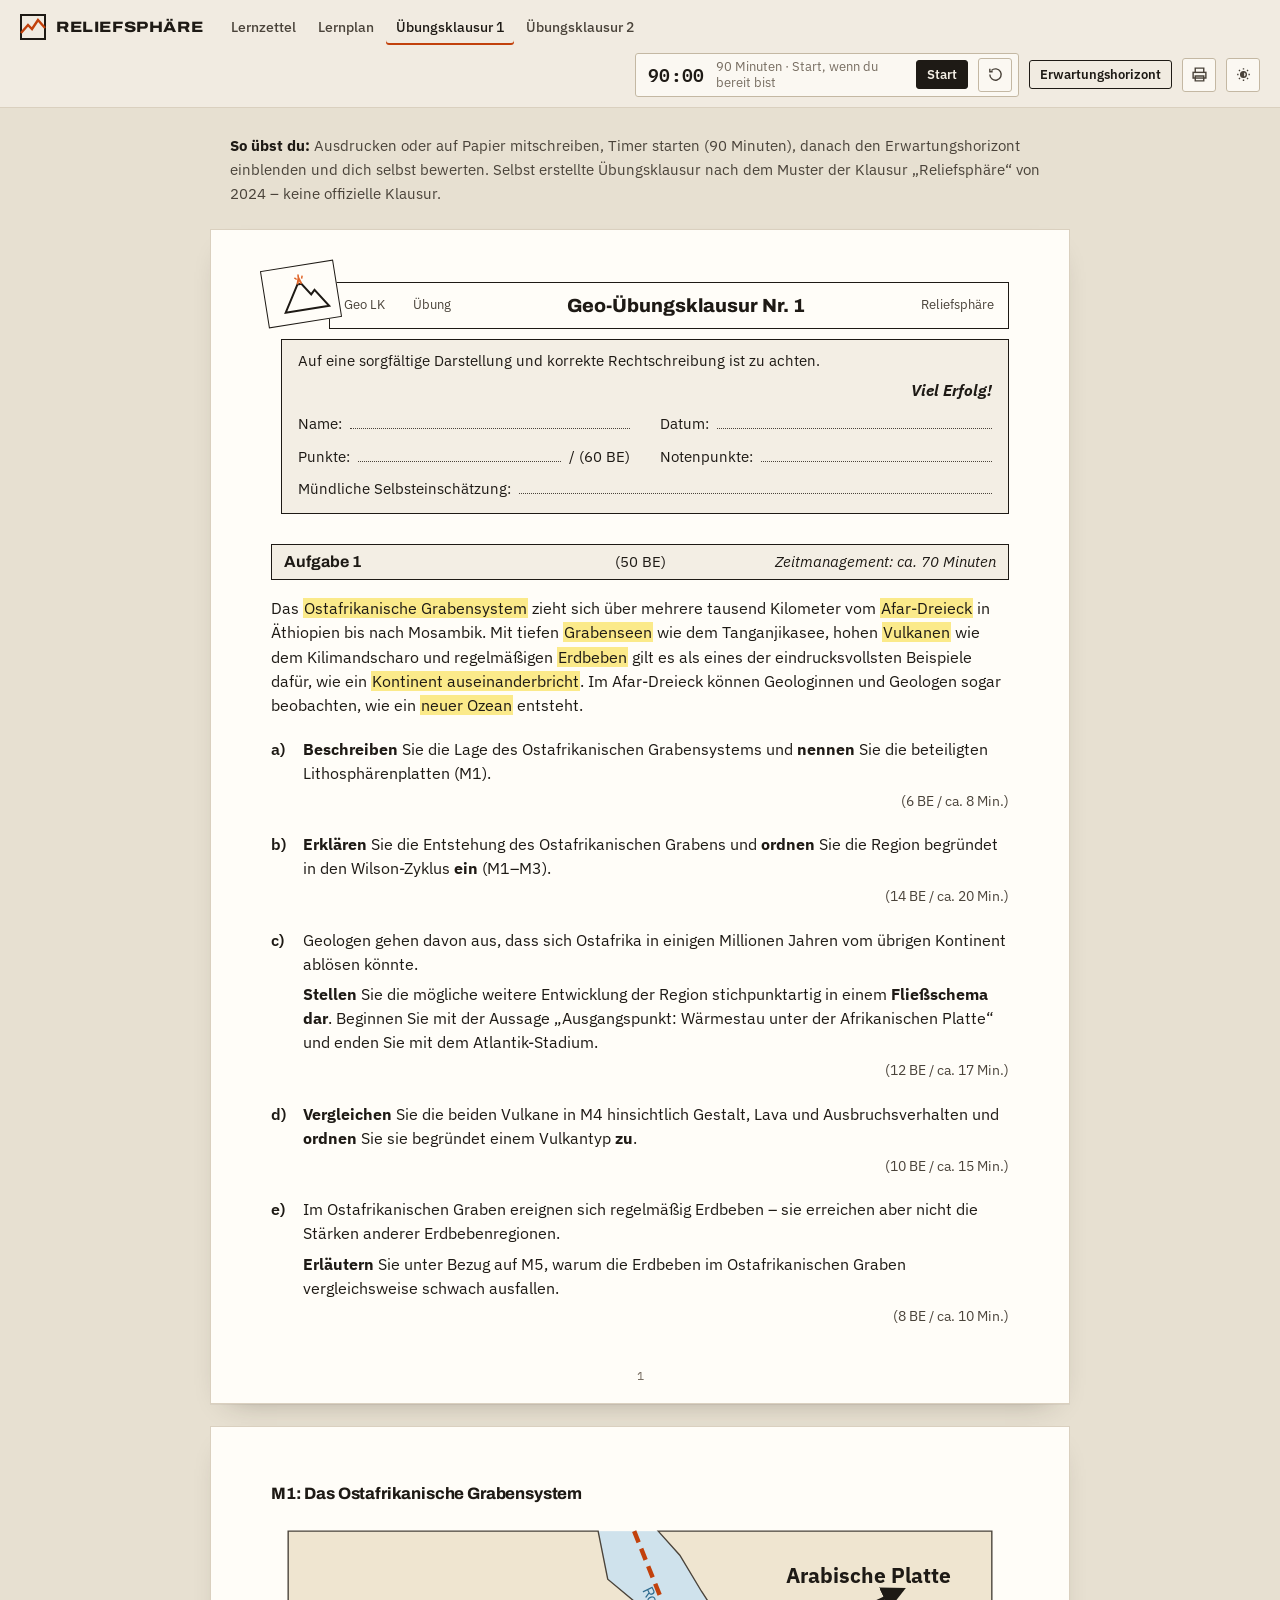
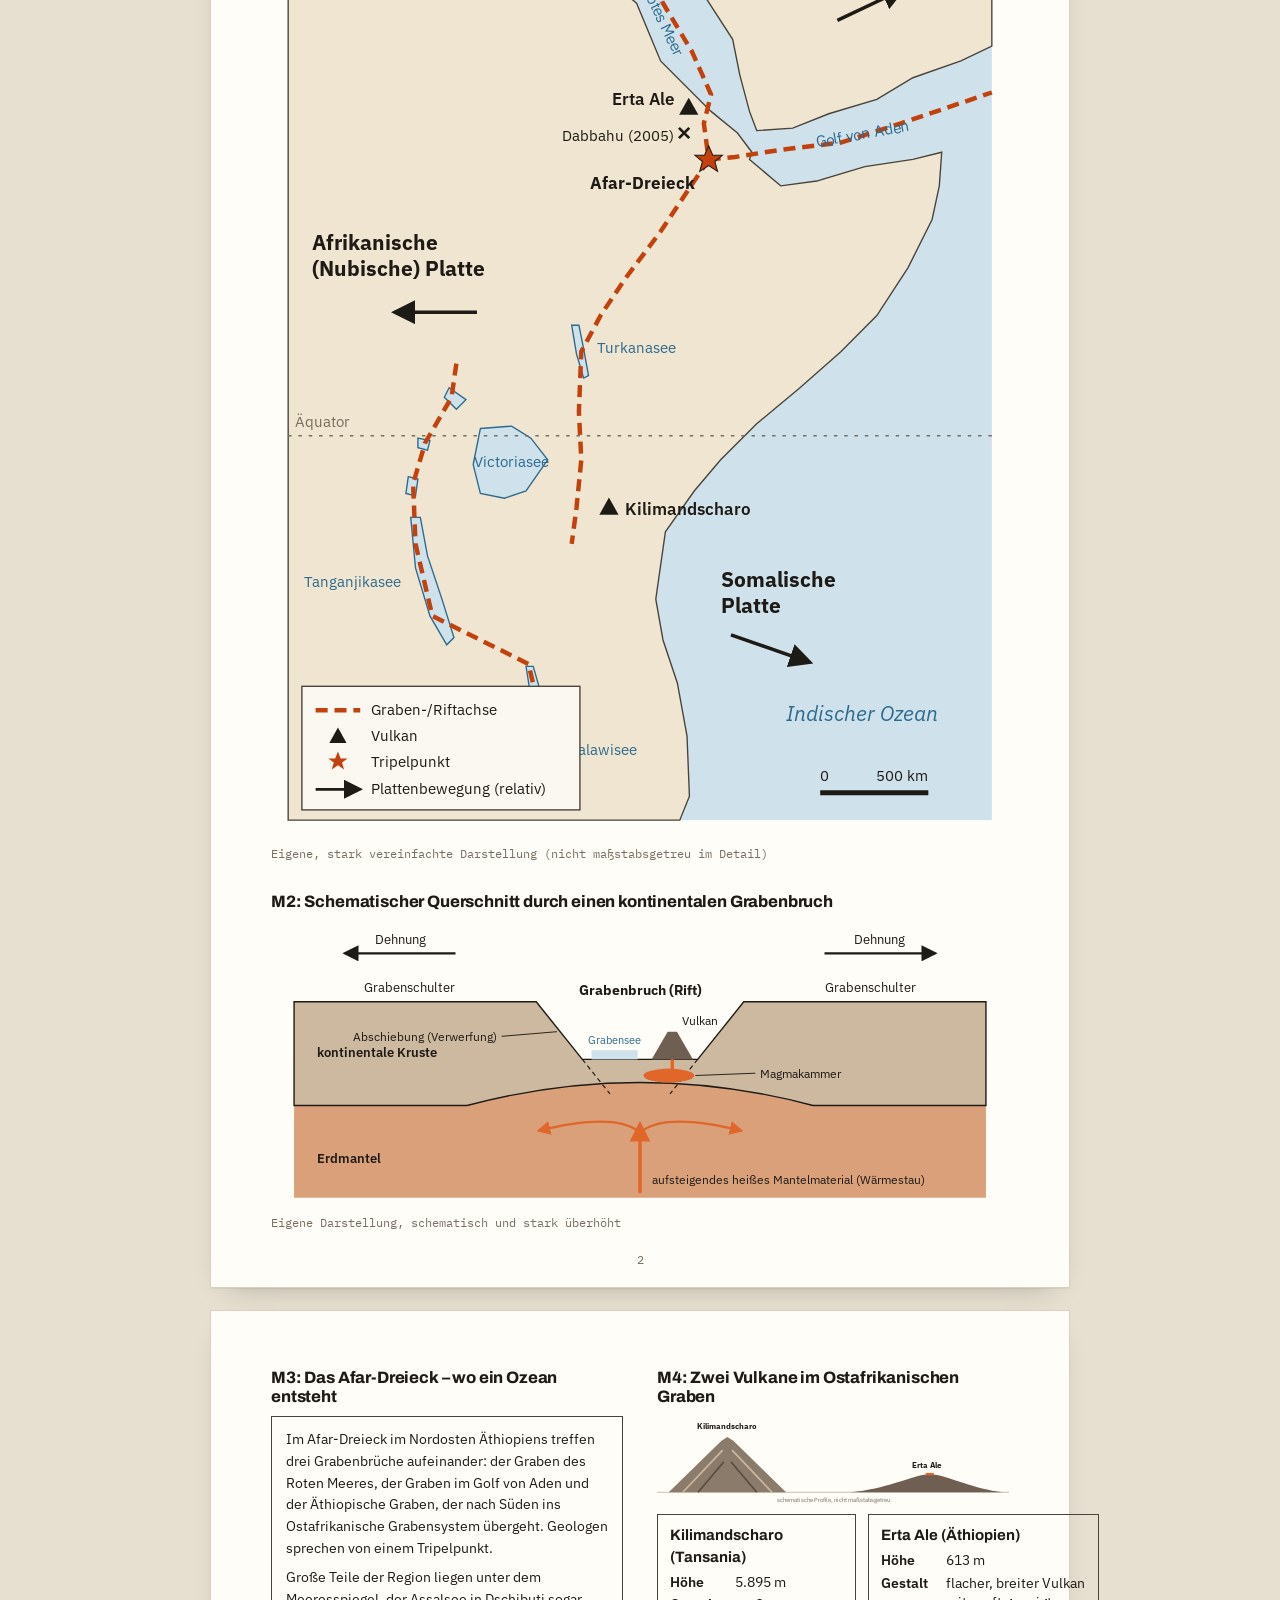
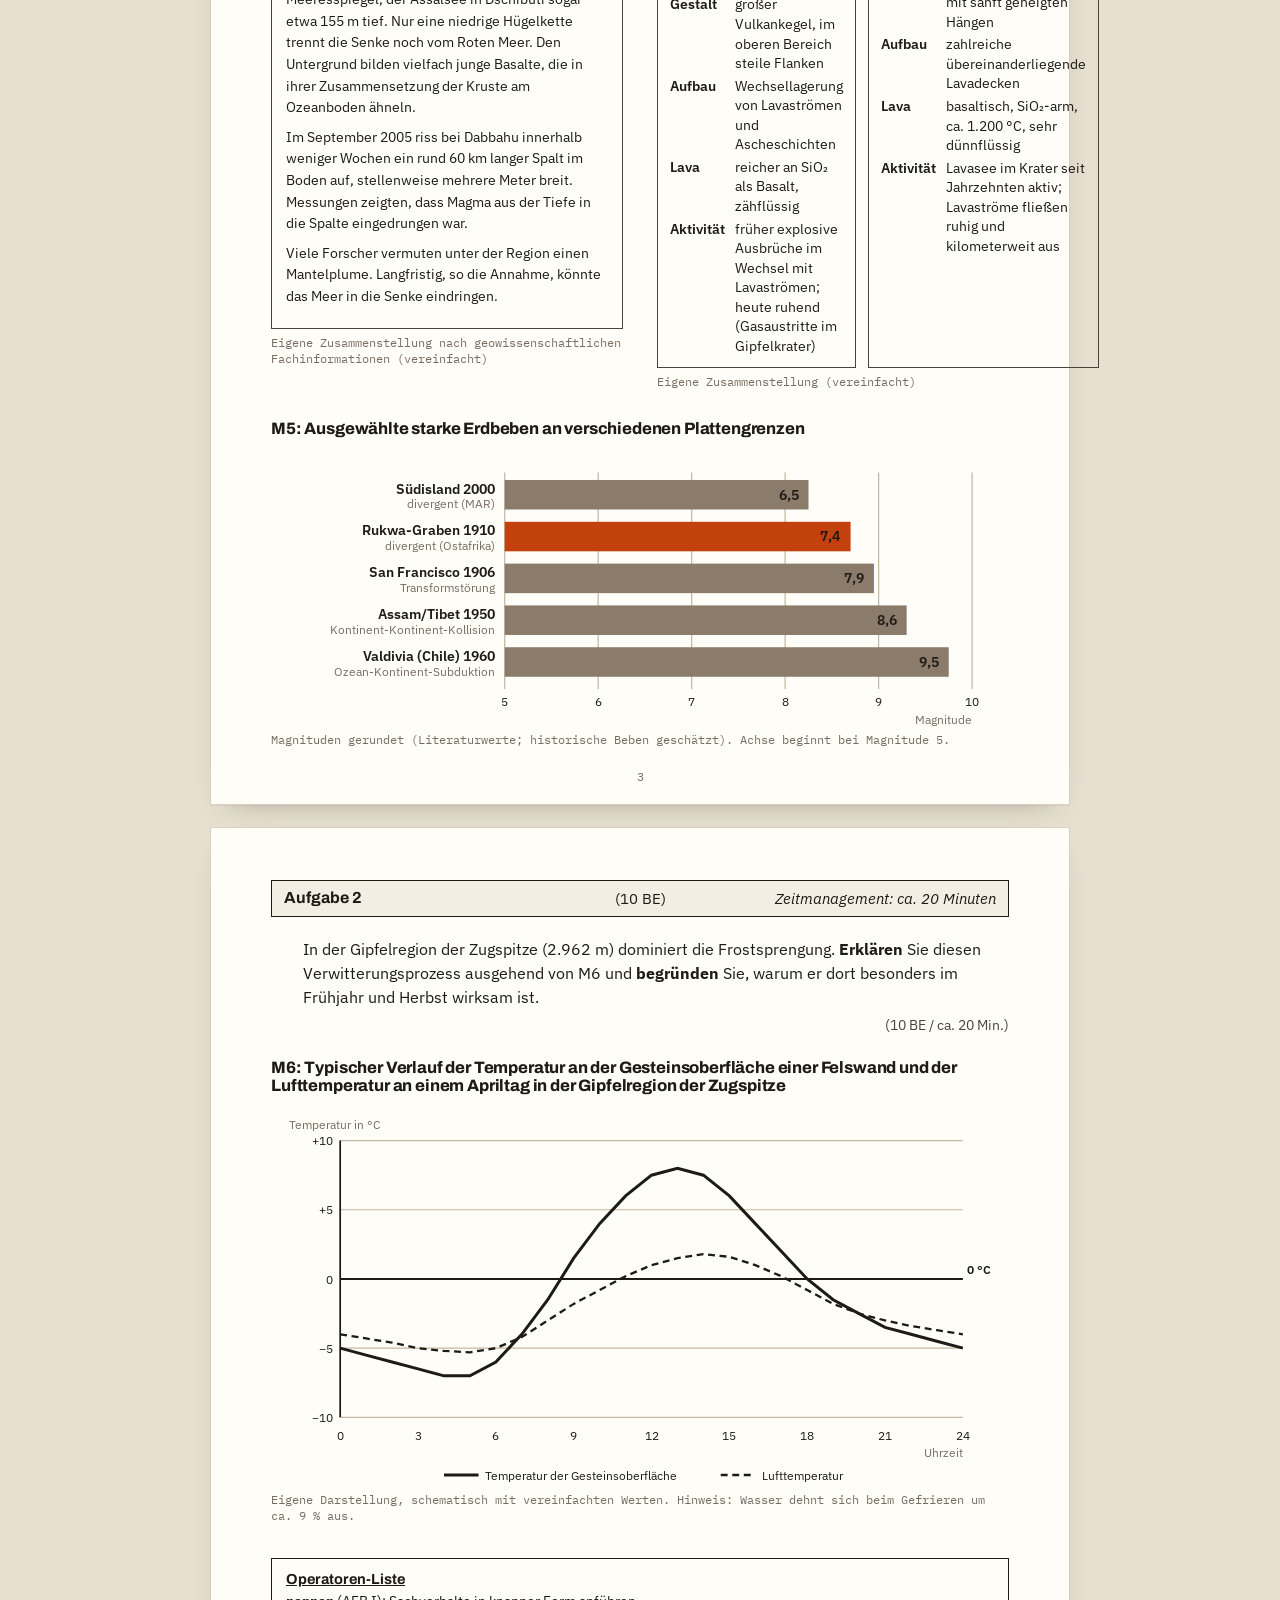
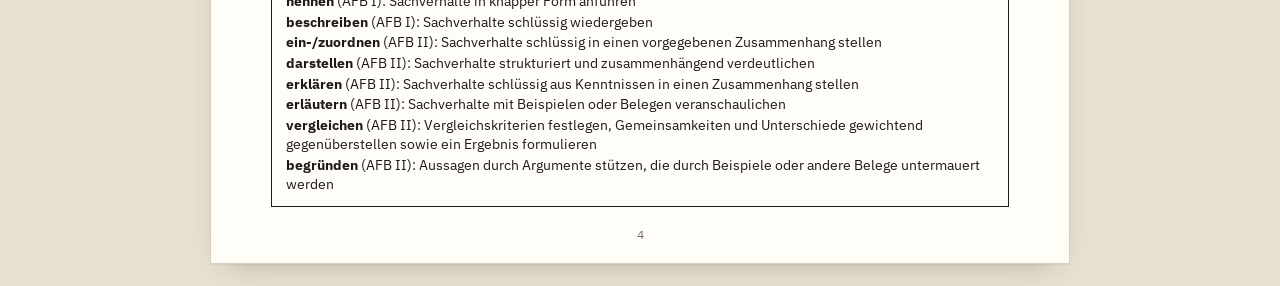
<file: uebungsklausur-1.html>
<!doctype html>
<html lang="de">
<head>
<meta charset="utf-8">
<meta name="viewport" content="width=device-width, initial-scale=1">
<title>Übungsklausur 1 · Ostafrika</title>
<meta name="description" content="Übungsklausur Geographie LK Reliefsphäre: Ostafrikanisches Grabensystem und Frostsprengung – 60 BE, 90 Minuten, mit Erwartungshorizont.">
<link rel="preconnect" href="https://fonts.googleapis.com">
<link rel="preconnect" href="https://fonts.gstatic.com" crossorigin>
<link href="https://fonts.googleapis.com/css2?family=Archivo:wdth,wght@62..125,400..900&family=IBM+Plex+Mono:wght@400;500;600&family=IBM+Plex+Sans:ital,wght@0,400;0,500;0,600;0,700;1,400&display=swap" rel="stylesheet">
<link rel="stylesheet" href="css/style.css">
<link rel="stylesheet" href="css/klausur.css">
<link rel="icon" href="data:image/svg+xml,%3Csvg xmlns='http://www.w3.org/2000/svg' viewBox='0 0 32 32'%3E%3Crect width='32' height='32' fill='%231e1a15'/%3E%3Cpath d='M2 24 L11 12 L17 19 L23 9 L30 18' fill='none' stroke='%23f07a3e' stroke-width='3'/%3E%3C/svg%3E">
<script>try{var t=localStorage.getItem('geo-reliefsphaere-theme');if(t)document.documentElement.setAttribute('data-theme',t)}catch(e){}</script>
</head>
<body class="exam" data-minutes="90">

<svg width="0" height="0" style="position:absolute" aria-hidden="true" focusable="false">
  <defs>
    <marker id="arr" viewBox="0 0 10 10" refX="8.5" refY="5" markerWidth="7" markerHeight="7" orient="auto-start-reverse"><path d="M0,0 L10,5 L0,10 z" style="fill:var(--ink)"/></marker>
    <marker id="arr-mag" viewBox="0 0 10 10" refX="8.5" refY="5" markerWidth="6" markerHeight="6" orient="auto-start-reverse"><path d="M0,0 L10,5 L0,10 z" fill="#e0662a"/></marker>
  </defs>
</svg>

<header class="topbar exam-top">
  <div class="topbar-inner">
    <a class="brand" href="index.html" aria-label="Zurück zum Lernzettel">
      <svg viewBox="0 0 26 26" aria-hidden="true"><rect x="1" y="1" width="24" height="24" fill="none" stroke="currentColor" stroke-width="2"/><path d="M1 19 L8 11 L12 15 L18 6 L25 14" fill="none" stroke="var(--accent)" stroke-width="2.4"/></svg>
      <span class="brand-text">Reliefsphäre</span>
    </a>
    <nav class="nav" aria-label="Seiten">
      <a href="index.html">Lernzettel</a>
      <a href="lernplan.html">Lernplan</a>
      <a href="uebungsklausur-1.html" aria-current="page">Übungsklausur 1</a>
      <a href="uebungsklausur-2.html">Übungsklausur 2</a>
    </nav>
    <div class="topbar-tools">
      <div class="timer" id="timer">
        <span class="timer-clock" id="tClock">90:00</span>
        <span class="timer-now" id="tNow"></span>
        <button class="btn small" type="button" id="tStart">Start</button>
        <button class="icon-btn" type="button" id="tReset" aria-label="Timer zurücksetzen" title="Zurücksetzen"><svg viewBox="0 0 24 24" fill="none" stroke="currentColor" stroke-width="2"><path d="M4 12a8 8 0 1 0 2.3-5.6"/><path d="M4 4v4h4"/></svg></button>
      </div>
      <button class="btn small ghost" type="button" id="solBtn" aria-pressed="false">Erwartungshorizont</button>
      <button class="icon-btn" type="button" id="printBtn" aria-label="Drucken" title="Drucken"><svg viewBox="0 0 24 24" fill="none" stroke="currentColor" stroke-width="2"><path d="M6 9V3h12v6"/><rect x="3" y="9" width="18" height="8"/><path d="M6 14h12v7H6z"/></svg></button>
      <button class="icon-btn" id="themeToggle" type="button" aria-label="Hell/Dunkel umschalten" title="Hell/Dunkel"><svg viewBox="0 0 24 24" fill="none" stroke="currentColor" stroke-width="2"><path d="M12 3v2M12 19v2M3 12h2M19 12h2M5.6 5.6l1.4 1.4M17 17l1.4 1.4M5.6 18.4L7 17M17 7l1.4-1.4"/><path d="M12 8a4 4 0 0 0 0 8z" fill="currentColor"/><path d="M12 8a4 4 0 0 1 0 8"/></svg></button>
    </div>
  </div>
</header>

<p class="exam-intro"><b>So übst du:</b> Ausdrucken oder auf Papier mitschreiben, Timer starten (90 Minuten), danach den Erwartungshorizont einblenden und dich selbst bewerten. Selbst erstellte Übungsklausur nach dem Muster der Klausur „Reliefsphäre“ von 2024 – keine offizielle Klausur.</p>

<!-- ================= Blatt 1 ================= -->
<section class="sheet">
  <div class="ex-head">
    <div class="ex-logo" aria-hidden="true"><svg viewBox="0 0 52 40"><path d="M4,36 L20,10 L24,10 L32,22 L36,18 L48,36 Z" fill="none" stroke="currentColor" stroke-width="2"/><path d="M20,10 L22,4 L24,10" fill="none" stroke="#e0662a" stroke-width="2"/><path d="M18,3 l2,2 M26,2 l-1,3 M22,0 v3" stroke="#e0662a" stroke-width="1.5"/></svg></div>
    <div class="tag course">Geo LK</div>
    <div class="tag">Übung</div>
    <div class="ttl">Geo-Übungsklausur Nr. 1</div>
    <div class="tag">Reliefsphäre</div>
  </div>
  <div class="ex-info">
    <div class="wide">Auf eine sorgfältige Darstellung und korrekte Rechtschreibung ist zu achten.</div>
    <div class="wide wish">Viel Erfolg!</div>
    <div class="field">Name: <span></span></div>
    <div class="field">Datum: <span></span></div>
    <div class="field">Punkte: <span></span> / (60 BE)</div>
    <div class="field">Notenpunkte: <span></span></div>
    <div class="field wide">Mündliche Selbsteinschätzung: <span></span></div>
  </div>

  <div class="task-bar"><b>Aufgabe 1</b><span class="be">(50 BE)</span><span class="time">Zeitmanagement: ca. 70 Minuten</span></div>
  <p class="intro">Das <mark>Ostafrikanische Grabensystem</mark> zieht sich über mehrere tausend Kilometer vom <mark>Afar-Dreieck</mark> in Äthiopien bis nach Mosambik. Mit tiefen <mark>Grabenseen</mark> wie dem Tanganjikasee, hohen <mark>Vulkanen</mark> wie dem Kilimandscharo und regelmäßigen <mark>Erdbeben</mark> gilt es als eines der eindrucksvollsten Beispiele dafür, wie ein <mark>Kontinent auseinanderbricht</mark>. Im Afar-Dreieck können Geologinnen und Geologen sogar beobachten, wie ein <mark>neuer Ozean</mark> entsteht.</p>

  <div class="st" data-min="8" data-label="Aufgabe 1 a)"><span class="st-l">a)</span><div class="st-b">
    <p><span class="op">Beschreiben</span> Sie die Lage des Ostafrikanischen Grabensystems und <span class="op">nennen</span> Sie die beteiligten Lithosphärenplatten (M1).</p>
    <span class="st-be">(6 BE / ca. 8 Min.)</span></div></div>

  <div class="st" data-min="20" data-label="Aufgabe 1 b)"><span class="st-l">b)</span><div class="st-b">
    <p><span class="op">Erklären</span> Sie die Entstehung des Ostafrikanischen Grabens und <span class="op">ordnen</span> Sie die Region begründet in den Wilson-Zyklus <span class="op">ein</span> (M1–M3).</p>
    <span class="st-be">(14 BE / ca. 20 Min.)</span></div></div>

  <div class="st" data-min="17" data-label="Aufgabe 1 c)"><span class="st-l">c)</span><div class="st-b">
    <p>Geologen gehen davon aus, dass sich Ostafrika in einigen Millionen Jahren vom übrigen Kontinent ablösen könnte.</p>
    <p><span class="op">Stellen</span> Sie die mögliche weitere Entwicklung der Region stichpunktartig in einem <span class="op">Fließschema dar</span>. Beginnen Sie mit der Aussage „Ausgangspunkt: Wärmestau unter der Afrikanischen Platte“ und enden Sie mit dem Atlantik-Stadium.</p>
    <span class="st-be">(12 BE / ca. 17 Min.)</span></div></div>

  <div class="st" data-min="15" data-label="Aufgabe 1 d)"><span class="st-l">d)</span><div class="st-b">
    <p><span class="op">Vergleichen</span> Sie die beiden Vulkane in M4 hinsichtlich Gestalt, Lava und Ausbruchsverhalten und <span class="op">ordnen</span> Sie sie begründet einem Vulkantyp <span class="op">zu</span>.</p>
    <span class="st-be">(10 BE / ca. 15 Min.)</span></div></div>

  <div class="st" data-min="10" data-label="Aufgabe 1 e)"><span class="st-l">e)</span><div class="st-b">
    <p>Im Ostafrikanischen Graben ereignen sich regelmäßig Erdbeben – sie erreichen aber nicht die Stärken anderer Erdbebenregionen.</p>
    <p><span class="op">Erläutern</span> Sie unter Bezug auf M5, warum die Erdbeben im Ostafrikanischen Graben vergleichsweise schwach ausfallen.</p>
    <span class="st-be">(8 BE / ca. 10 Min.)</span></div></div>
  <div class="sheet-no">1</div>
</section>

<!-- ================= Blatt 2: M1, M2 ================= -->
<section class="sheet">
  <div class="mats">
    <div class="mat wide">
      <h3>M1: Das Ostafrikanische Grabensystem</h3>
      <svg viewBox="0 0 430 540" role="img" aria-label="Schematische Karte des Ostafrikanischen Grabensystems">
        <rect x="10" y="10" width="410" height="518" class="f-water"/>
        <polygon class="f-land" style="stroke:var(--ink-2)" stroke-width=".8" points="190.6,10 196.2,38 213,52 227,85.6 256.4,115 271.8,127.6 280.2,138.8 278.8,143 297,158.4 318,155.6 346,147.2 374,143 390.8,138.8 389.4,158.4 385.2,178 371.2,206 353,234 332,255 308.2,276 283,297 262,318 246.6,336.2 229.8,360 224.2,399.2 228.4,423 236.8,448.2 242.4,479 243.8,514 238.2,528 10,528 10,10"/>
        <polygon class="f-land" style="stroke:var(--ink-2)" stroke-width=".8" points="225.6,10 238.2,24 250.8,45 269,73 273.2,94 278.8,115 283,126.2 304,124.8 325,116.4 353,108 374,95.4 402,85.6 420,77 420,10"/>
        <g class="f-water" style="stroke:var(--water-ink)" stroke-width=".8">
          <polygon points="122,299.8 140.2,298.4 151.4,305.4 161.2,318 148.6,336.2 136,340.4 122,337.6 117.8,320.8"/>
          <polygon points="81.4,351.6 84.2,381 92.6,409 102.4,425.8 106.6,421.6 99.6,399.2 91.2,374 87,351.6"/>
          <polygon points="148.6,438.4 152.8,465 157,493 164,505.6 168.2,502.8 162.6,479 158.4,458 152.8,438.4"/>
          <polygon points="175.2,239.6 178,256.4 182.2,270.4 185,269 182.2,253.6 179.4,239.6"/>
          <polygon points="103.8,276 113.6,283 108,288.6 101,281.6"/>
          <polygon points="80,327.8 85.6,329.2 84.2,339 78.6,337.6"/>
          <polygon points="85.6,305.4 92.6,306.8 91.2,312.4 85.6,311"/>
        </g>
        <line x1="10" y1="304" x2="420" y2="304" style="stroke:var(--muted)" stroke-dasharray="2 4"/>
        <text x="14" y="299" font-size="9" style="fill:var(--muted)">Äquator</text>
        <g fill="none" stroke="#c2410c" stroke-width="2.6" stroke-dasharray="7 4">
          <polyline points="211.6,10 228.4,52 245.2,80 256.4,105.2 252.2,122 255,143"/>
          <polyline points="255,143 270.4,141.6 297,137.4 332,133.2 367,122 420,104"/>
          <polyline points="255,143 227,185 206,213 192,234 180.8,255 179.4,290 180.8,318 178,346 175.2,367"/>
          <polyline points="108,262 105.2,281.6 89.8,308.2 82.8,332 84.2,367 94,409 122,423 150,437 158.4,472 166.8,507"/>
        </g>
        <path d="M255,135 L257.4,140.5 L263,140.6 L258.6,144.2 L260.2,150 L255,146.6 L249.8,150 L251.4,144.2 L247,140.6 L252.6,140.5 Z" fill="#c2410c" style="stroke:var(--ink)" stroke-width=".6"/>
        <g style="fill:var(--ink)">
          <path d="M196.9,340 L202.5,350 L191.3,350 Z"/>
          <path d="M243.4,107 L249,117 L237.8,117 Z"/>
        </g>
        <path d="M237.7,124.6 l6,6 M243.7,124.6 l-6,6" style="stroke:var(--ink)" stroke-width="1.6"/>
        <text x="206" y="350" font-size="10" font-weight="600">Kilimandscharo</text>
        <text x="235" y="111" font-size="10" font-weight="600" text-anchor="end">Erta Ale</text>
        <text x="235" y="132" font-size="9" text-anchor="end">Dabbahu (2005)</text>
        <text x="247" y="160" font-size="10" font-weight="700" text-anchor="end">Afar-Dreieck</text>
        <text x="140" y="322" font-size="8.5" text-anchor="middle" style="fill:var(--water-ink)">Victoriasee</text>
        <text x="76" y="392" font-size="9" text-anchor="end" style="fill:var(--water-ink)">Tanganjikasee</text>
        <text x="172" y="490" font-size="9" style="fill:var(--water-ink)">Malawisee</text>
        <text x="190" y="256" font-size="9" style="fill:var(--water-ink)">Turkanasee</text>
        <text x="216" y="44" font-size="9" style="fill:var(--water-ink)" transform="rotate(64 216 44)">Rotes Meer</text>
        <text x="318" y="136" font-size="9" style="fill:var(--water-ink)" transform="rotate(-10 318 136)">Golf von Aden</text>
        <text x="300" y="470" font-size="12" font-style="italic" style="fill:var(--water-ink)">Indischer Ozean</text>
        <text x="24" y="196" font-size="12" font-weight="700">Afrikanische</text>
        <text x="24" y="211" font-size="12" font-weight="700">(Nubische) Platte</text>
        <text x="262" y="392" font-size="12" font-weight="700">Somalische</text>
        <text x="262" y="407" font-size="12" font-weight="700">Platte</text>
        <text x="300" y="40" font-size="12" font-weight="700">Arabische Platte</text>
        <line x1="120" y1="232" x2="72" y2="232" style="stroke:var(--ink)" stroke-width="2" marker-end="url(#arr)"/>
        <line x1="268" y1="420" x2="314" y2="436" style="stroke:var(--ink)" stroke-width="2" marker-end="url(#arr)"/>
        <line x1="330" y1="62" x2="368" y2="44" style="stroke:var(--ink)" stroke-width="2" marker-end="url(#arr)"/>
        <rect x="18" y="450" width="162" height="72" class="f-surface" style="stroke:var(--ink-2)" stroke-width=".8"/>
        <line x1="26" y1="464" x2="52" y2="464" stroke="#c2410c" stroke-width="2.6" stroke-dasharray="7 4"/>
        <text x="58" y="467" font-size="9">Graben-/Riftachse</text>
        <path d="M39,474 L44,483 L34,483 Z" style="fill:var(--ink)"/>
        <text x="58" y="482" font-size="9">Vulkan</text>
        <path d="M39,488 L40.6,492 L44.6,492 L41.4,494.4 L42.6,498.4 L39,496 L35.4,498.4 L36.6,494.4 L33.4,492 L37.4,492 Z" fill="#c2410c"/>
        <text x="58" y="497" font-size="9">Tripelpunkt</text>
        <line x1="26" y1="510" x2="52" y2="510" style="stroke:var(--ink)" stroke-width="1.6" marker-end="url(#arr)"/>
        <text x="58" y="513" font-size="9">Plattenbewegung (relativ)</text>
        <line x1="320" y1="512" x2="383" y2="512" style="stroke:var(--ink)" stroke-width="3"/>
        <text x="320" y="505" font-size="9">0</text><text x="383" y="505" font-size="9" text-anchor="end">500 km</text>
      </svg>
      <div class="src">Eigene, stark vereinfachte Darstellung (nicht maßstabsgetreu im Detail)</div>
    </div>

    <div class="mat wide">
      <h3>M2: Schematischer Querschnitt durch einen kontinentalen Grabenbruch</h3>
      <svg viewBox="0 0 640 250" role="img" aria-label="Querschnitt durch einen Grabenbruch">
        <rect x="20" y="120" width="600" height="120" fill="#d9a07a"/>
        <path d="M20,70 L230,70 L270,120 L370,120 L410,70 L620,70 L620,160 L470,160 Q320,120 170,160 L20,160 Z" fill="#cdb8a0" style="stroke:var(--ink)" stroke-width="1.2"/>
        <line x1="270" y1="120" x2="294" y2="150" style="stroke:var(--ink)" stroke-dasharray="4 3"/>
        <line x1="370" y1="120" x2="346" y2="150" style="stroke:var(--ink)" stroke-dasharray="4 3"/>
        <rect x="278" y="112" width="40" height="8" class="f-water"/>
        <ellipse cx="345" cy="134" rx="22" ry="6" fill="#e0662a"/>
        <line x1="348" y1="130" x2="348" y2="97" stroke="#e0662a" stroke-width="3"/>
        <path d="M330,120 L344,96 L352,96 L366,120 Z" fill="#6f5f52"/>
        <line x1="320" y1="236" x2="320" y2="176" stroke="#e0662a" stroke-width="3" marker-end="url(#arr-mag)"/>
        <path d="M318,182 Q296,166 232,182" fill="none" stroke="#e0662a" stroke-width="2" marker-end="url(#arr-mag)"/>
        <path d="M322,182 Q344,166 408,182" fill="none" stroke="#e0662a" stroke-width="2" marker-end="url(#arr-mag)"/>
        <line x1="160" y1="28" x2="64" y2="28" style="stroke:var(--ink)" stroke-width="2" marker-end="url(#arr)"/>
        <line x1="480" y1="28" x2="576" y2="28" style="stroke:var(--ink)" stroke-width="2" marker-end="url(#arr)"/>
        <text x="112" y="20" text-anchor="middle" font-size="11">Dehnung</text>
        <text x="528" y="20" text-anchor="middle" font-size="11">Dehnung</text>
        <text x="320" y="64" text-anchor="middle" font-size="12" font-weight="700">Grabenbruch (Rift)</text>
        <text x="120" y="62" text-anchor="middle" font-size="11">Grabenschulter</text>
        <text x="520" y="62" text-anchor="middle" font-size="11">Grabenschulter</text>
        <text x="298" y="107" text-anchor="middle" font-size="9.5" style="fill:var(--water-ink)">Grabensee</text>
        <text x="356" y="90" font-size="10">Vulkan</text>
        <line x1="200" y1="100" x2="248" y2="96" style="stroke:var(--ink)" stroke-width=".8"/>
        <text x="196" y="104" text-anchor="end" font-size="10">Abschiebung (Verwerfung)</text>
        <text x="40" y="118" font-size="11" font-weight="600" fill="#1e1a15" style="fill:#1e1a15">kontinentale Kruste</text>
        <line x1="368" y1="134" x2="420" y2="132" stroke="#1e1a15" stroke-width=".8"/>
        <text x="424" y="136" font-size="10" style="fill:#1e1a15">Magmakammer</text>
        <text x="40" y="210" font-size="11" font-weight="600" style="fill:#1e1a15">Erdmantel</text>
        <text x="330" y="228" font-size="10.5" style="fill:#1e1a15">aufsteigendes heißes Mantelmaterial (Wärmestau)</text>
      </svg>
      <div class="src">Eigene Darstellung, schematisch und stark überhöht</div>
    </div>
  </div>
  <div class="sheet-no">2</div>
</section>

<!-- ================= Blatt 3: M3, M4, M5 ================= -->
<section class="sheet">
  <div class="mats">
    <div class="mat">
      <h3>M3: Das Afar-Dreieck – wo ein Ozean entsteht</h3>
      <div class="mat-text mat-box">
        <p>Im Afar-Dreieck im Nordosten Äthiopiens treffen drei Grabenbrüche aufeinander: der Graben des Roten Meeres, der Graben im Golf von Aden und der Äthiopische Graben, der nach Süden ins Ostafrikanische Grabensystem übergeht. Geologen sprechen von einem Tripelpunkt.</p>
        <p>Große Teile der Region liegen unter dem Meeresspiegel, der Assalsee in Dschibuti sogar etwa 155 m tief. Nur eine niedrige Hügelkette trennt die Senke noch vom Roten Meer. Den Untergrund bilden vielfach junge Basalte, die in ihrer Zusammensetzung der Kruste am Ozeanboden ähneln.</p>
        <p>Im September 2005 riss bei Dabbahu innerhalb weniger Wochen ein rund 60 km langer Spalt im Boden auf, stellenweise mehrere Meter breit. Messungen zeigten, dass Magma aus der Tiefe in die Spalte eingedrungen war.</p>
        <p>Viele Forscher vermuten unter der Region einen Mantelplume. Langfristig, so die Annahme, könnte das Meer in die Senke eindringen.</p>
      </div>
      <div class="src">Eigene Zusammenstellung nach geowissenschaftlichen Fachinformationen (vereinfacht)</div>
    </div>

    <div class="mat">
      <h3>M4: Zwei Vulkane im Ostafrikanischen Graben</h3>
      <svg viewBox="0 0 600 150" role="img" aria-label="Schematische Profile von Kilimandscharo und Erta Ale">
        <line x1="0" y1="130" x2="600" y2="130" style="stroke:var(--line-2)" stroke-width="1.5"/>
        <path d="M20,130 L110,42 L120,36 L130,42 L220,130 Z" fill="#8b7b6a"/>
        <path d="M44,130 L112,58 M196,130 L128,58" fill="none" stroke="#cbb79e" stroke-width="3"/>
        <path d="M70,130 L114,78 M170,130 L126,78" fill="none" stroke="#5a4c40" stroke-width="3"/>
        <path d="M330,130 C390,124 430,104 455,100 L475,100 C500,104 540,124 590,130 Z" fill="#6f5f52"/>
        <rect x="458" y="97" width="14" height="4" fill="#e0662a"/>
        <text x="120" y="22" text-anchor="middle" font-size="13" font-weight="700">Kilimandscharo</text>
        <text x="460" y="88" text-anchor="middle" font-size="13" font-weight="700">Erta Ale</text>
        <text x="300" y="146" text-anchor="middle" font-size="10" style="fill:var(--muted)">schematische Profile, nicht maßstabsgetreu</text>
      </svg>
      <div class="steck-row">
        <div class="steck"><b class="name">Kilimandscharo (Tansania)</b>
          <dl>
            <dt>Höhe</dt><dd>5.895 m</dd>
            <dt>Gestalt</dt><dd>großer Vulkankegel, im oberen Bereich steile Flanken</dd>
            <dt>Aufbau</dt><dd>Wechsellagerung von Lavaströmen und Ascheschichten</dd>
            <dt>Lava</dt><dd>reicher an SiO₂ als Basalt, zähflüssig</dd>
            <dt>Aktivität</dt><dd>früher explosive Ausbrüche im Wechsel mit Lavaströmen; heute ruhend (Gasaustritte im Gipfelkrater)</dd>
          </dl></div>
        <div class="steck"><b class="name">Erta Ale (Äthiopien)</b>
          <dl>
            <dt>Höhe</dt><dd>613 m</dd>
            <dt>Gestalt</dt><dd>flacher, breiter Vulkan mit sanft geneigten Hängen</dd>
            <dt>Aufbau</dt><dd>zahlreiche übereinanderliegende Lavadecken</dd>
            <dt>Lava</dt><dd>basaltisch, SiO₂-arm, ca. 1.200 °C, sehr dünnflüssig</dd>
            <dt>Aktivität</dt><dd>Lavasee im Krater seit Jahrzehnten aktiv; Lavaströme fließen ruhig und kilometerweit aus</dd>
          </dl></div>
      </div>
      <div class="src">Eigene Zusammenstellung (vereinfacht)</div>
    </div>

    <div class="mat wide">
      <h3>M5: Ausgewählte starke Erdbeben an verschiedenen Plattengrenzen</h3>
      <svg viewBox="0 0 600 226" role="img" aria-label="Balkendiagramm der Magnituden ausgewählter Erdbeben">
        <g style="stroke:var(--line-2)"><line x1="190" y1="20" x2="190" y2="196"/><line x1="266" y1="20" x2="266" y2="196"/><line x1="342" y1="20" x2="342" y2="196"/><line x1="418" y1="20" x2="418" y2="196"/><line x1="494" y1="20" x2="494" y2="196"/><line x1="570" y1="20" x2="570" y2="196"/></g>
        <g fill="#8b7b6a">
          <rect x="190" y="26" width="247" height="24"/>
          <rect x="190" y="60" width="281.2" height="24" fill="#c2410c"/>
          <rect x="190" y="94" width="300.2" height="24"/>
          <rect x="190" y="128" width="326.8" height="24"/>
          <rect x="190" y="162" width="361" height="24"/>
        </g>
        <g font-size="11.5" text-anchor="end">
          <text x="182" y="37" font-weight="600">Südisland 2000</text><text x="182" y="49" font-size="9.5" style="fill:var(--muted)">divergent (MAR)</text>
          <text x="182" y="71" font-weight="600">Rukwa-Graben 1910</text><text x="182" y="83" font-size="9.5" style="fill:var(--muted)">divergent (Ostafrika)</text>
          <text x="182" y="105" font-weight="600">San Francisco 1906</text><text x="182" y="117" font-size="9.5" style="fill:var(--muted)">Transformstörung</text>
          <text x="182" y="139" font-weight="600">Assam/Tibet 1950</text><text x="182" y="151" font-size="9.5" style="fill:var(--muted)">Kontinent-Kontinent-Kollision</text>
          <text x="182" y="173" font-weight="600">Valdivia (Chile) 1960</text><text x="182" y="185" font-size="9.5" style="fill:var(--muted)">Ozean-Kontinent-Subduktion</text>
        </g>
        <g font-size="11" font-weight="600" class="t-w" style="fill:#fff">
          <text x="429" y="42" text-anchor="end">6,5</text><text x="463" y="76" text-anchor="end">7,4</text><text x="482" y="110" text-anchor="end">7,9</text><text x="509" y="144" text-anchor="end">8,6</text><text x="543" y="178" text-anchor="end">9,5</text>
        </g>
        <g font-size="10" text-anchor="middle" style="fill:var(--muted)"><text x="190" y="210">5</text><text x="266" y="210">6</text><text x="342" y="210">7</text><text x="418" y="210">8</text><text x="494" y="210">9</text><text x="570" y="210">10</text></g>
        <text x="570" y="224" text-anchor="end" font-size="10" style="fill:var(--muted)">Magnitude</text>
      </svg>
      <div class="src">Magnituden gerundet (Literaturwerte; historische Beben geschätzt). Achse beginnt bei Magnitude 5.</div>
    </div>
  </div>
  <div class="sheet-no">3</div>
</section>

<!-- ================= Blatt 4: Aufgabe 2 + M6 + Operatoren ================= -->
<section class="sheet">
  <div class="task-bar" style="margin-top:0"><b>Aufgabe 2</b><span class="be">(10 BE)</span><span class="time">Zeitmanagement: ca. 20 Minuten</span></div>
  <div class="st" data-min="20" data-label="Aufgabe 2"><span class="st-l"></span><div class="st-b">
    <p>In der Gipfelregion der Zugspitze (2.962 m) dominiert die Frostsprengung. <span class="op">Erklären</span> Sie diesen Verwitterungsprozess ausgehend von M6 und <span class="op">begründen</span> Sie, warum er dort besonders im Frühjahr und Herbst wirksam ist.</p>
    <span class="st-be">(10 BE / ca. 20 Min.)</span></div></div>

  <div class="mat" style="margin-top:22px">
    <h3>M6: Typischer Verlauf der Temperatur an der Gesteinsoberfläche einer Felswand und der Lufttemperatur an einem Apriltag in der Gipfelregion der Zugspitze</h3>
    <svg viewBox="0 0 640 330" role="img" aria-label="Liniendiagramm Temperaturverlauf über 24 Stunden um den Gefrierpunkt">
      <g style="stroke:var(--line-2)">
        <line x1="60" y1="30" x2="600" y2="30"/><line x1="60" y1="90" x2="600" y2="90"/><line x1="60" y1="210" x2="600" y2="210"/><line x1="60" y1="270" x2="600" y2="270"/>
      </g>
      <line x1="60" y1="150" x2="600" y2="150" style="stroke:var(--ink)" stroke-width="1.6"/>
      <text x="604" y="146" font-size="10" font-weight="600">0 °C</text>
      <path d="M60,30 L60,270" style="stroke:var(--ink)" stroke-width="1.5"/>
      <polyline fill="none" style="stroke:var(--ink)" stroke-width="2.6" points="60,210 82.5,216 105,222 127.5,228 150,234 172.5,234 195,222 217.5,198 240,168 262.5,132 285,102 307.5,78 330,60 352.5,54 375,60 397.5,78 420,102 442.5,126 465,150 487.5,168 510,180 532.5,192 555,198 577.5,204 600,210"/>
      <polyline fill="none" style="stroke:var(--ink)" stroke-width="2" stroke-dasharray="6 4" points="60,198 82.5,201.6 105,205.2 127.5,210 150,212.4 172.5,213.6 195,210 217.5,200.4 240,186 262.5,171.6 285,159.6 307.5,147.6 330,138 352.5,132 375,128.4 397.5,130.8 420,138 442.5,147.6 465,159.6 487.5,171.6 510,180 532.5,186 555,190.8 577.5,194.4 600,198"/>
      <g font-size="10" text-anchor="end" style="fill:var(--muted)"><text x="54" y="34">+10</text><text x="54" y="94">+5</text><text x="54" y="154">0</text><text x="54" y="214">−5</text><text x="54" y="274">−10</text></g>
      <text x="16" y="20" font-size="10" style="fill:var(--muted)">Temperatur in °C</text>
      <g font-size="10" text-anchor="middle" style="fill:var(--muted)">
        <text x="60" y="290">0</text><text x="127.5" y="290">3</text><text x="195" y="290">6</text><text x="262.5" y="290">9</text><text x="330" y="290">12</text><text x="397.5" y="290">15</text><text x="465" y="290">18</text><text x="532.5" y="290">21</text><text x="600" y="290">24</text>
      </g>
      <text x="600" y="304" text-anchor="end" font-size="10" style="fill:var(--muted)">Uhrzeit</text>
      <line x1="150" y1="320" x2="180" y2="320" style="stroke:var(--ink)" stroke-width="2.6"/><text x="186" y="324" font-size="10.5">Temperatur der Gesteinsoberfläche</text>
      <line x1="390" y1="320" x2="420" y2="320" style="stroke:var(--ink)" stroke-width="2" stroke-dasharray="6 4"/><text x="426" y="324" font-size="10.5">Lufttemperatur</text>
    </svg>
    <div class="src">Eigene Darstellung, schematisch mit vereinfachten Werten. Hinweis: Wasser dehnt sich beim Gefrieren um ca. 9 % aus.</div>
  </div>

  <div class="oplist">
    <b class="h">Operatoren-Liste</b>
    <p><b>nennen</b> (AFB I): Sachverhalte in knapper Form anführen</p>
    <p><b>beschreiben</b> (AFB I): Sachverhalte schlüssig wiedergeben</p>
    <p><b>ein-/zuordnen</b> (AFB II): Sachverhalte schlüssig in einen vorgegebenen Zusammenhang stellen</p>
    <p><b>darstellen</b> (AFB II): Sachverhalte strukturiert und zusammenhängend verdeutlichen</p>
    <p><b>erklären</b> (AFB II): Sachverhalte schlüssig aus Kenntnissen in einen Zusammenhang stellen</p>
    <p><b>erläutern</b> (AFB II): Sachverhalte mit Beispielen oder Belegen veranschaulichen</p>
    <p><b>vergleichen</b> (AFB II): Vergleichskriterien festlegen, Gemeinsamkeiten und Unterschiede gewichtend gegenüberstellen sowie ein Ergebnis formulieren</p>
    <p><b>begründen</b> (AFB II): Aussagen durch Argumente stützen, die durch Beispiele oder andere Belege untermauert werden</p>
  </div>
  <div class="sheet-no">4</div>
</section>

<!-- ================= Erwartungshorizont ================= -->
<section class="sheet solutions" id="loesung">
  <div class="sol-head">
    <div><div class="overline">Zum Selbstkorrigieren</div><h2>Erwartungshorizont</h2></div>
    <span class="chip">Übungsklausur 1 · 60 BE</span>
  </div>
  <p style="font-size:14px;color:var(--ink-2)">Die Punkte sind Richtwerte. Du musst nicht wörtlich so formulieren – entscheidend ist, dass die Aspekte fachlich korrekt und mit Materialbezug vorkommen.</p>

  <div class="sol">
    <h3>1 a) Lage &amp; beteiligte Platten <span>6 BE · AFB I</span></h3>
    <ul>
      <li>Ostafrika, vom <strong>Afar-Dreieck</strong> (Äthiopien/Dschibuti, ca. 12° N) nach Süden bis nach Mosambik (ca. 15° S), quer über den Äquator (2)</li>
      <li>Gabelung in einen <strong>Ostarm</strong> (Äthiopischer Graben → Turkanasee → Kenia/Tansania, östlich des Victoriasees) und einen <strong>Westarm</strong> (Tanganjikasee, Malawisee, westlich des Victoriasees); im Norden Verbindung zu den Gräben des <strong>Roten Meeres</strong> und des <strong>Golfs von Aden</strong> (Tripelpunkt) (2)</li>
      <li>Platten: <strong>Afrikanische (Nubische)</strong>, <strong>Somalische</strong> und <strong>Arabische Platte</strong> (2)</li>
    </ul>
  </div>

  <div class="sol">
    <h3>1 b) Entstehung &amp; Einordnung in den Wilson-Zyklus <span>14 BE · AFB II</span></h3>
    <ul>
      <li><strong>Wärmestau</strong> unter der kontinentalen Lithosphäre, aufsteigendes heißes Mantelmaterial (vermutlich Mantelplume, M3) (2)</li>
      <li>→ <strong>Aufwölbung</strong> der Lithosphäre, Dehnung und Zugspannung nehmen zu (M2) (2)</li>
      <li>→ Lithosphäre <strong>reißt</strong>; entlang von <strong>Abschiebungen</strong> sinkt der Mittelteil ab → <strong>Grabenbruch</strong> mit Grabenschultern und Grabenseen (M2: Grabensee; M1: Tanganjika-, Malawisee) (3)</li>
      <li>Druckentlastung → Magmabildung → <strong>Vulkanismus</strong> (Kilimandscharo, Erta Ale); Spannungsabbau → Erdbeben (2)</li>
      <li>Somalische und Nubische Platte driften auseinander → <strong>divergente, konstruktive</strong> Plattengrenze, Antrieb u. a. durch Aufwölbung/Rückendruck (1)</li>
      <li><strong>Einordnung:</strong> Großteil des Systems im <strong>Graben-/Rift-Stadium (Stadium 1)</strong>; das <strong>Afar-Dreieck</strong> zeigt bereits den Übergang zum <strong>Rotes-Meer-Stadium (Stadium 2)</strong>: Senke unter dem Meeresspiegel, junge basaltische (ozeanähnliche) Kruste, aufreißende Spalten mit Magma (Dabbahu 2005), Meer nur durch eine Hügelkette getrennt (M3) (4)</li>
    </ul>
  </div>

  <div class="sol">
    <h3>1 c) Fließschema zur weiteren Entwicklung <span>12 BE · AFB II</span></h3>
    <p class="hint">Darstellung (ca. 4 BE): Überschrift, lineare Anordnung, unbeschriftete Pfeile, Nominalstil. Inhalt (ca. 8 BE): logische, vollständige Kette mit Fachbegriffen.</p>
    <p class="flow-title">Mögliche Entwicklung des Ostafrikanischen Grabens</p>
    <div class="flow">
      <div class="start">Ausgangspunkt: Wärmestau unter der Afrikanischen Platte</div>
      <div>Aufstieg von heißem Mantelmaterial / Magma</div>
      <div>Aufwölbung der Lithosphäre, Zunahme von Druck und Spannung</div>
      <div>Aufreißen der Kruste, Grabenbruch (Rift-Stadium)</div>
      <div>weiterer Magmaaufstieg: Dehnung und Absenkung des Grabens</div>
      <div>Bildung schwerer basaltischer Kruste am Grabenboden</div>
      <div>Absenkung unter den Meeresspiegel, Überflutung durch das Meer (Rotes-Meer-Stadium, junger Ozean)</div>
      <div>Seafloor-Spreading, Bildung eines Mittelozeanischen Rückens</div>
      <div class="end">Abtrennung der Somalischen Platte, wachsender Ozean (Atlantik-Stadium)</div>
    </div>
  </div>

  <div class="sol">
    <h3>1 d) Vergleich der Vulkane <span>10 BE · AFB II</span></h3>
    <ul>
      <li><strong>Gestalt:</strong> Kilimandscharo hoch (5.895 m), kegelförmig, steile obere Flanken ↔ Erta Ale niedrig (613 m), flach und breit, sanfte Hänge (2)</li>
      <li><strong>Aufbau:</strong> Wechsellagerung von Lava und Asche ↔ viele Lavadecken übereinander (1)</li>
      <li><strong>Lava:</strong> SiO₂-reicher, zähflüssig ↔ basaltisch, SiO₂-arm, sehr heiß (ca. 1.200 °C), dünnflüssig (2)</li>
      <li><strong>Ausbruchsverhalten:</strong> Wechsel explosiver Phasen (Asche) und effusiver Phasen (Lavaströme) ↔ ruhiges, effusives Ausfließen, dauerhafter Lavasee (2)</li>
      <li><strong>Gemeinsamkeit:</strong> beide Zentralvulkane im Ostafrikanischen Graben, Magma aus dem Mantel (1)</li>
      <li><strong>Zuordnung &amp; Ergebnis:</strong> Kilimandscharo = <strong>Schichtvulkan</strong> (Stratovulkan), Erta Ale = <strong>Schildvulkan</strong>; die Viskosität der Lava bestimmt Form und Ausbruchsart (2)</li>
    </ul>
  </div>

  <div class="sol">
    <h3>1 e) Vergleichsweise schwache Erdbeben <span>8 BE · AFB II</span></h3>
    <ul>
      <li><strong>Materialbezug:</strong> Ostafrika (Rukwa 1910) M 7,4 – deutlich unter Transformstörung (7,9), Kollision (8,6) und Subduktion (Chile 9,5); ähnlich der anderen divergenten Grenze Island (6,5) (2)</li>
      <li>Divergenz = <strong>Dehnung</strong> (Zugspannung): Gestein bricht unter Zug früher → Spannung löst sich häufiger in kleineren Beben (2)</li>
      <li>Durch die Aufwölbung ist die Lithosphäre <strong>dünn und heiß</strong> → die spröde, bruchfähige Zone ist nur geringmächtig → kleinere Bruchflächen (2)</li>
      <li>Kein <strong>Verhaken</strong> großer Platten über riesige Kontaktflächen wie an Subduktionszonen (Chile) oder Reibungswiderstand wie an Transformstörungen (San Andreas) → weniger Spannungsaufbau (2)</li>
    </ul>
  </div>

  <div class="sol">
    <h3>2) Frostsprengung an der Zugspitze <span>10 BE · AFB II</span></h3>
    <ul>
      <li><strong>Materialauswertung:</strong> Gesteinsoberfläche schwankt an einem Tag von ca. −7 °C (4–5 Uhr) bis ca. +8 °C (13 Uhr); sie unterschreitet bzw. überschreitet <strong>zweimal täglich</strong> den Gefrierpunkt (ca. 8:30 und 18 Uhr) → Frostwechsel; das Gestein schwankt stärker als die Luft (direkte Sonneneinstrahlung bzw. nächtliche Ausstrahlung) (3)</li>
      <li><strong>Prozess:</strong> Tagsüber dringt (Schmelz-)Wasser in Klüfte und Risse ein; nachts gefriert es und dehnt sich um ca. 9 % aus → Druck auf die Kluftwände (2)</li>
      <li>Zuerst gefriert die Oberfläche → <strong>Eispfropf</strong> verhindert, dass sich das später gefrierende Wasser nach außen ausdehnt → starker Druck auf die Seitenwände (2)</li>
      <li>Ständige Wiederholung → Risse weiten sich, Gesteinsteile werden abgesprengt → Frostschutt, Schutthalden am Wandfuß; physikalische Verwitterung (1)</li>
      <li><strong>Begründung Frühjahr/Herbst:</strong> dann pendelt die Temperatur täglich um 0 °C (viele Frostwechseltage) und es gibt Schmelzwasser bzw. Niederschlag; im Hochwinter herrscht Dauerfrost, im Sommer bleibt es meist über 0 °C → weniger Frostwechsel; zudem kaum Vegetation und steile, freiliegende Felswände (2)</li>
    </ul>
  </div>

  <div class="selfcheck">
    <h3>Selbstbewertung</h3>
    <p style="margin:0;font-size:13.5px;color:var(--ink-2)">Trag deine Punkte ein – die Notenpunkte werden nach einer üblichen Oberstufen-Tabelle berechnet (Richtwert, deine Lehrkraft kann einen anderen Schlüssel verwenden).</p>
    <div class="sc-grid">
      <label>1 a) / 6<input type="number" inputmode="decimal" min="0" max="6" step="0.5" placeholder="0"></label>
      <label>1 b) / 14<input type="number" inputmode="decimal" min="0" max="14" step="0.5" placeholder="0"></label>
      <label>1 c) / 12<input type="number" inputmode="decimal" min="0" max="12" step="0.5" placeholder="0"></label>
      <label>1 d) / 10<input type="number" inputmode="decimal" min="0" max="10" step="0.5" placeholder="0"></label>
      <label>1 e) / 8<input type="number" inputmode="decimal" min="0" max="8" step="0.5" placeholder="0"></label>
      <label>2) / 10<input type="number" inputmode="decimal" min="0" max="10" step="0.5" placeholder="0"></label>
    </div>
    <div class="sc-result">
      <div>Summe<b id="scSum">0 / 60</b></div>
      <div>Prozent<b id="scPct">0 %</b></div>
      <div class="np">Notenpunkte<b id="scNP">0 Punkte</b></div>
    </div>
  </div>
</section>

<div class="toasts" id="toasts" aria-live="polite"></div>
<script src="js/klausur.js"></script>
</body>
</html>
</file>
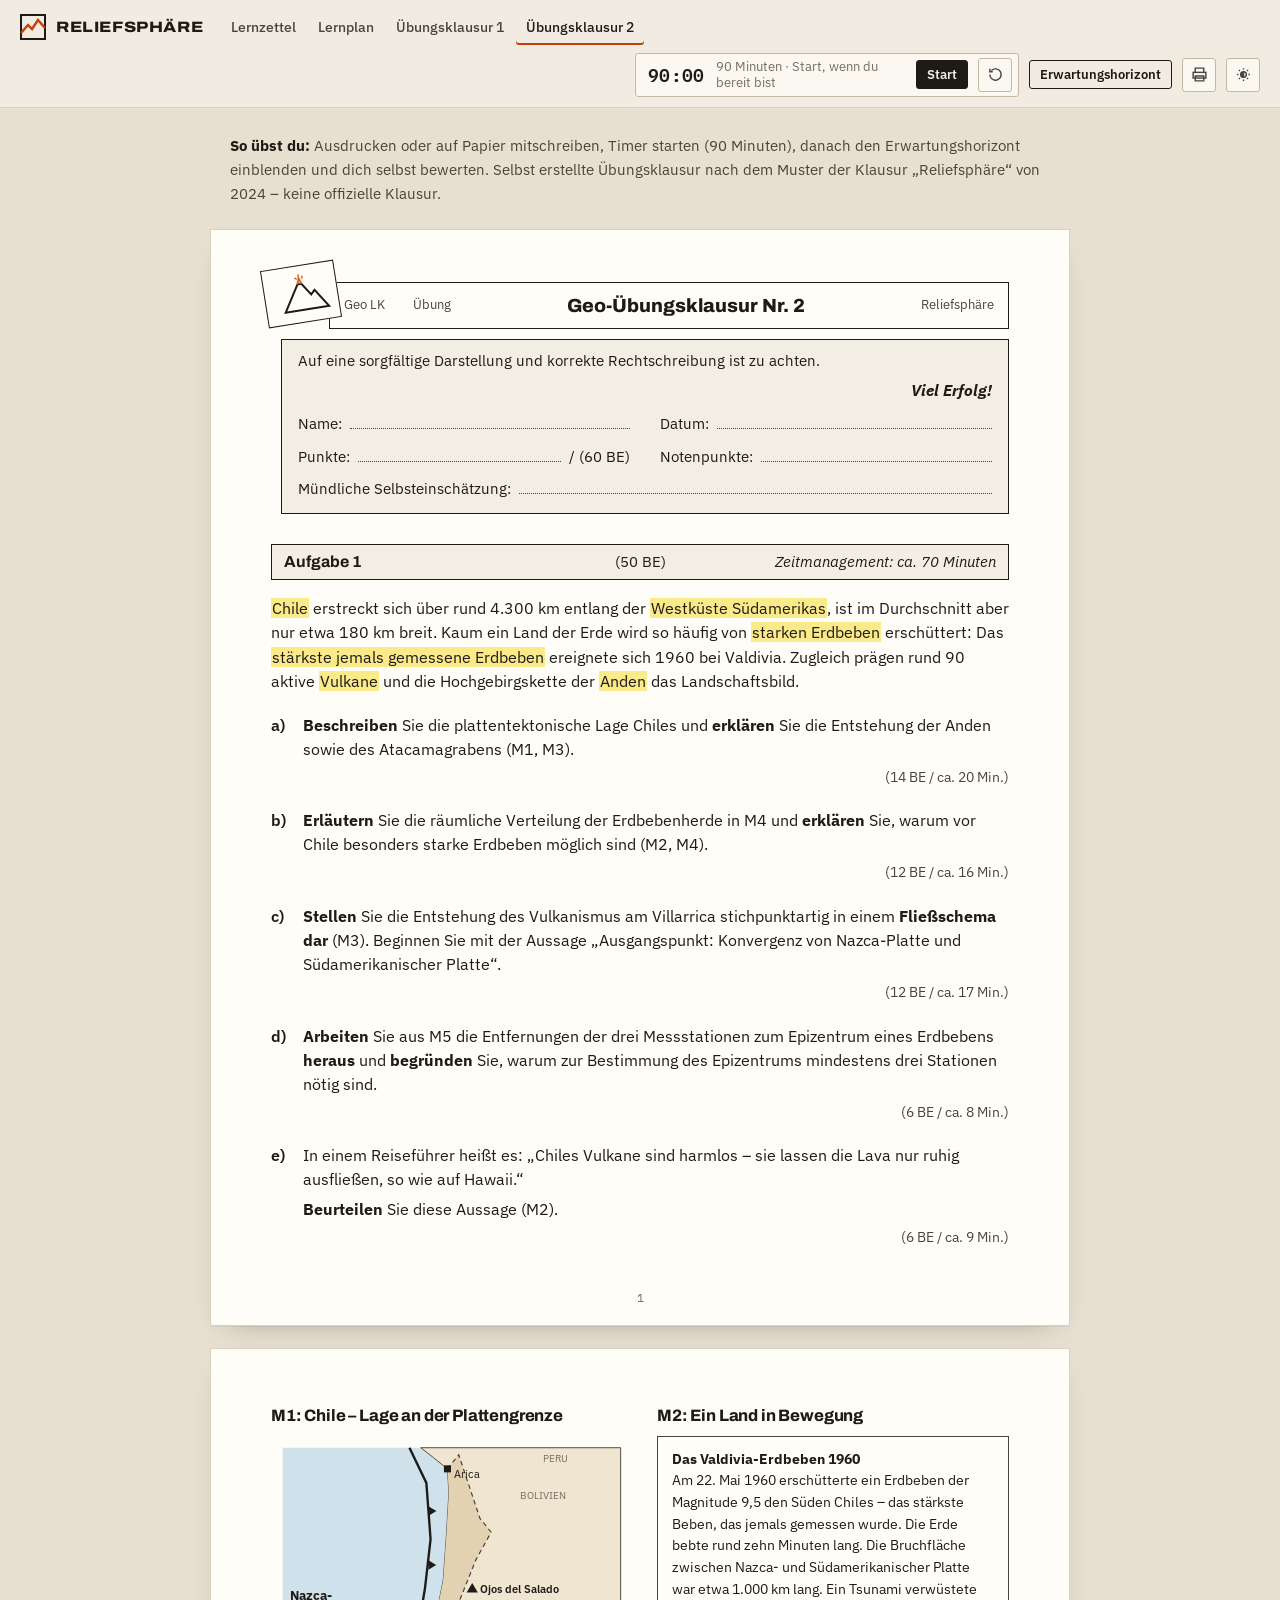
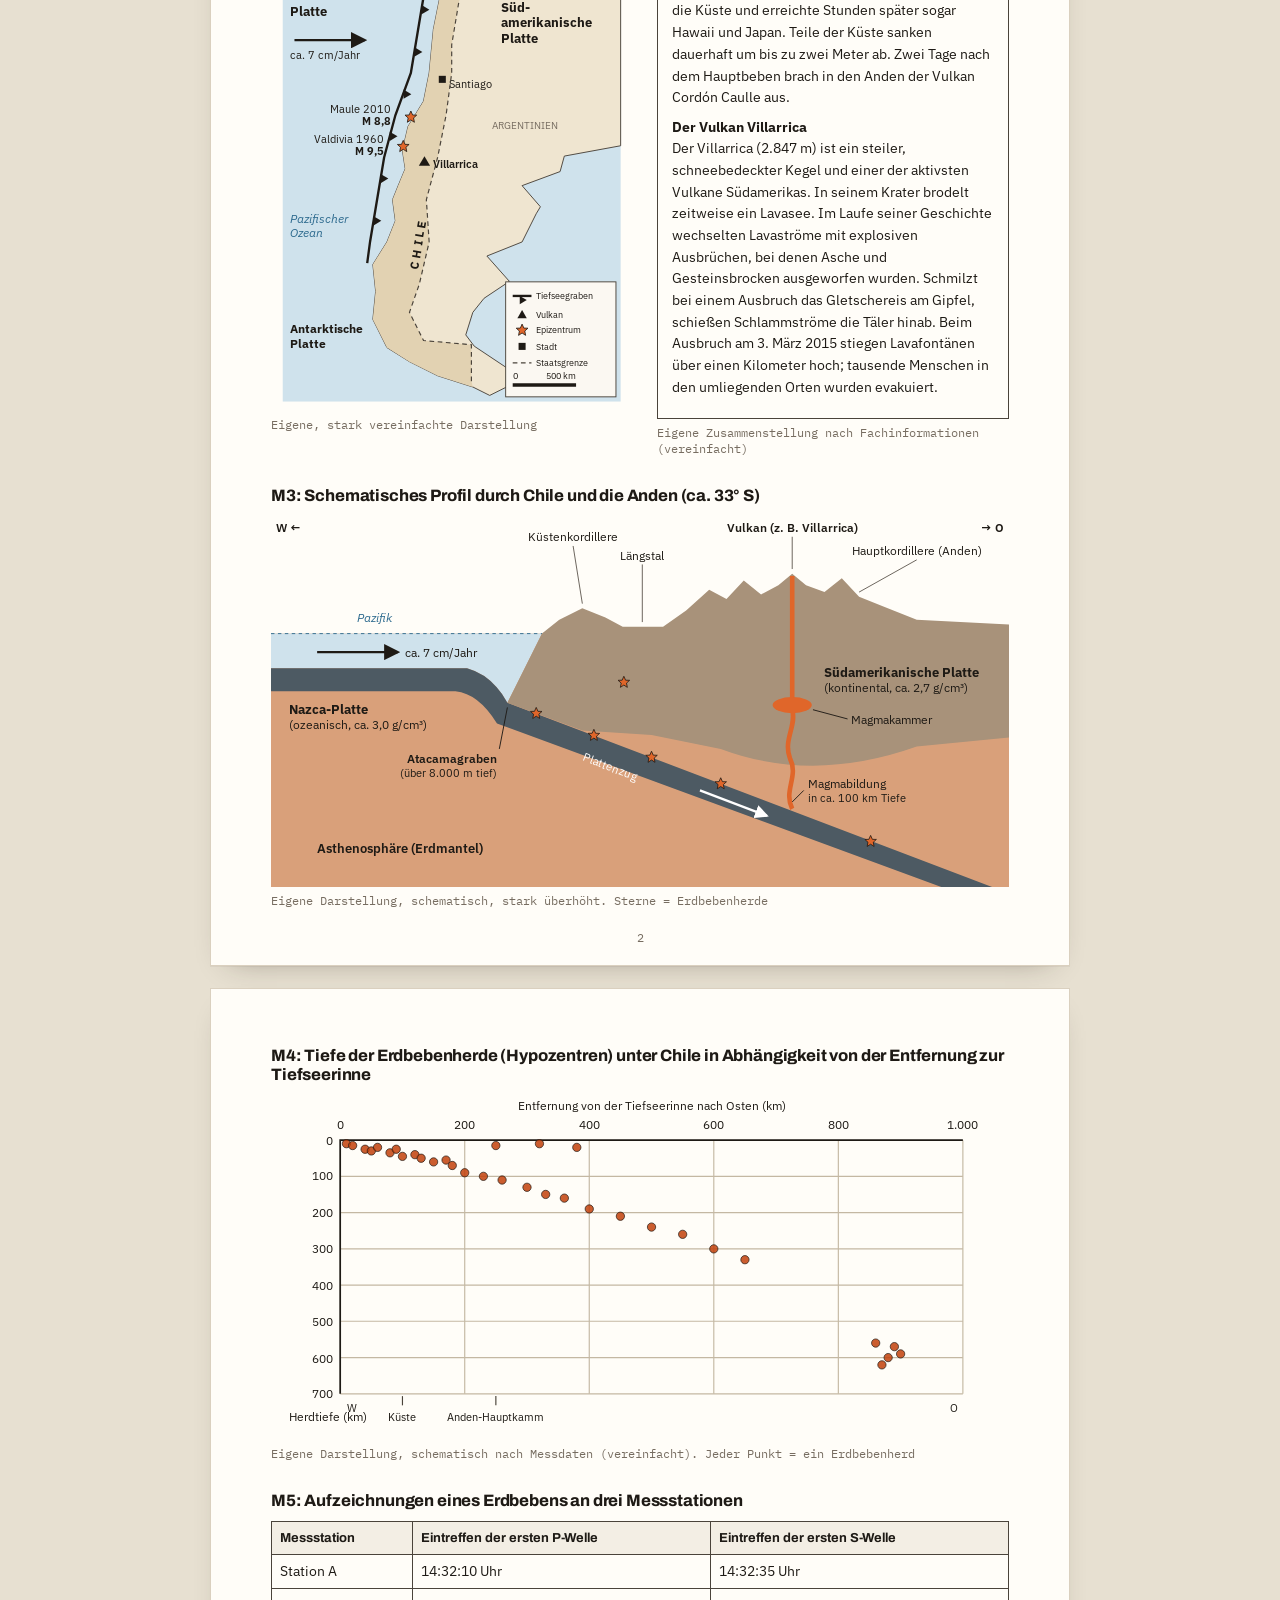
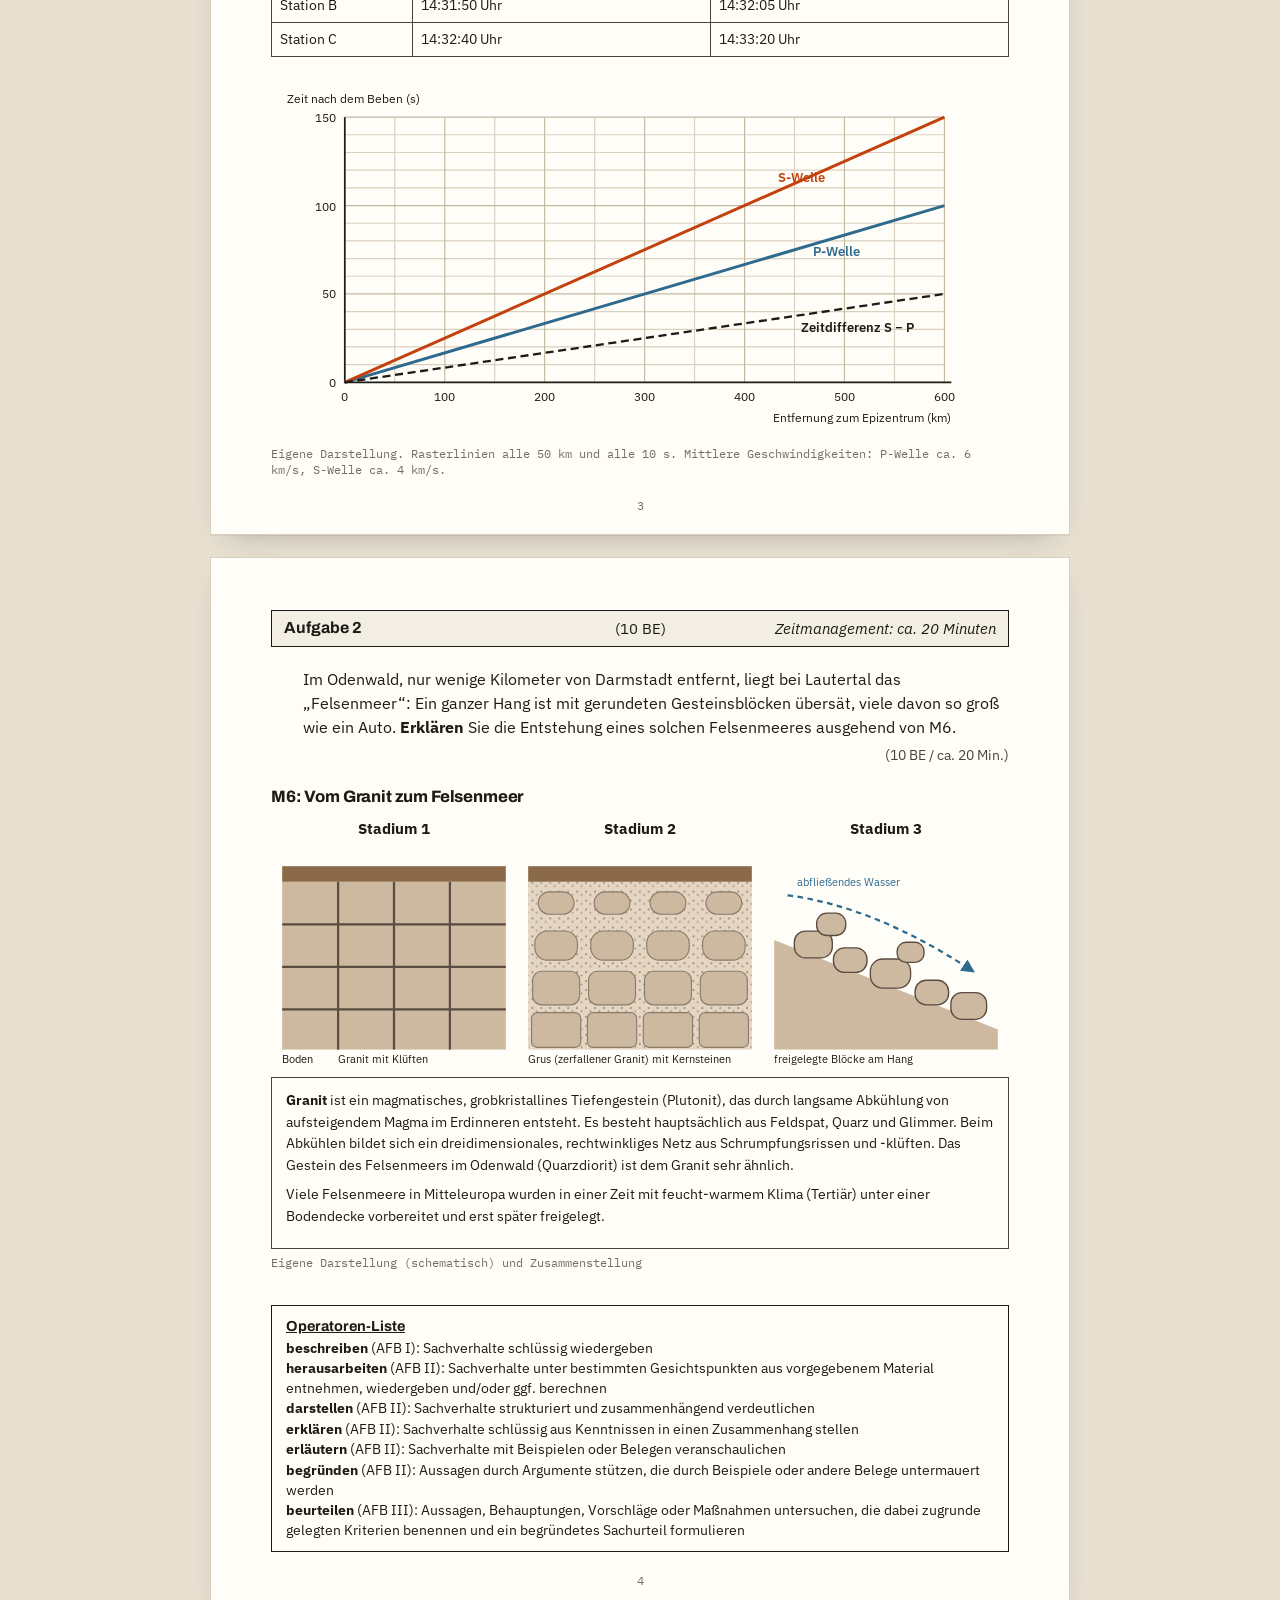
<file: uebungsklausur-2.html>
<!doctype html>
<html lang="de">
<head>
<meta charset="utf-8">
<meta name="viewport" content="width=device-width, initial-scale=1">
<title>Übungsklausur 2 · Chile</title>
<meta name="description" content="Übungsklausur Geographie LK Reliefsphäre: Subduktion vor Chile und Wollsackverwitterung – 60 BE, 90 Minuten, mit Erwartungshorizont.">
<link rel="preconnect" href="https://fonts.googleapis.com">
<link rel="preconnect" href="https://fonts.gstatic.com" crossorigin>
<link href="https://fonts.googleapis.com/css2?family=Archivo:wdth,wght@62..125,400..900&family=IBM+Plex+Mono:wght@400;500;600&family=IBM+Plex+Sans:ital,wght@0,400;0,500;0,600;0,700;1,400&display=swap" rel="stylesheet">
<link rel="stylesheet" href="css/style.css">
<link rel="stylesheet" href="css/klausur.css">
<link rel="icon" href="data:image/svg+xml,%3Csvg xmlns='http://www.w3.org/2000/svg' viewBox='0 0 32 32'%3E%3Crect width='32' height='32' fill='%231e1a15'/%3E%3Cpath d='M2 24 L11 12 L17 19 L23 9 L30 18' fill='none' stroke='%23f07a3e' stroke-width='3'/%3E%3C/svg%3E">
<script>try{var t=localStorage.getItem('geo-reliefsphaere-theme');if(t)document.documentElement.setAttribute('data-theme',t)}catch(e){}</script>
</head>
<body class="exam" data-minutes="90">

<svg width="0" height="0" style="position:absolute" aria-hidden="true" focusable="false">
  <defs>
    <marker id="arr" viewBox="0 0 10 10" refX="8.5" refY="5" markerWidth="7" markerHeight="7" orient="auto-start-reverse"><path d="M0,0 L10,5 L0,10 z" style="fill:var(--ink)"/></marker>
    <marker id="arr-w" viewBox="0 0 10 10" refX="8.5" refY="5" markerWidth="6" markerHeight="6" orient="auto-start-reverse"><path d="M0,0 L10,5 L0,10 z" fill="#fff"/></marker>
    <marker id="arr-blue" viewBox="0 0 10 10" refX="8.5" refY="5" markerWidth="6" markerHeight="6" orient="auto-start-reverse"><path d="M0,0 L10,5 L0,10 z" fill="#2d6a8e"/></marker>
    <symbol id="eq" viewBox="-6 -6 12 12" overflow="visible"><path d="M0,-5 L1.5,-1.6 L5,-1.5 L2.3,0.9 L3,4.6 L0,2.6 L-3,4.6 L-2.3,0.9 L-5,-1.5 L-1.5,-1.6 Z" fill="#e0662a" stroke="#1e1a15" stroke-width=".7"/></symbol>
    <pattern id="grus" width="8" height="8" patternUnits="userSpaceOnUse"><rect width="8" height="8" fill="#e4d6c2"/><rect x="1" y="2" width="1.6" height="1.6" fill="#9c8a74"/><rect x="5" y="5" width="1.4" height="1.4" fill="#9c8a74"/></pattern>
  </defs>
</svg>

<header class="topbar exam-top">
  <div class="topbar-inner">
    <a class="brand" href="index.html" aria-label="Zurück zum Lernzettel">
      <svg viewBox="0 0 26 26" aria-hidden="true"><rect x="1" y="1" width="24" height="24" fill="none" stroke="currentColor" stroke-width="2"/><path d="M1 19 L8 11 L12 15 L18 6 L25 14" fill="none" stroke="var(--accent)" stroke-width="2.4"/></svg>
      <span class="brand-text">Reliefsphäre</span>
    </a>
    <nav class="nav" aria-label="Seiten">
      <a href="index.html">Lernzettel</a>
      <a href="lernplan.html">Lernplan</a>
      <a href="uebungsklausur-1.html">Übungsklausur 1</a>
      <a href="uebungsklausur-2.html" aria-current="page">Übungsklausur 2</a>
    </nav>
    <div class="topbar-tools">
      <div class="timer" id="timer">
        <span class="timer-clock" id="tClock">90:00</span>
        <span class="timer-now" id="tNow"></span>
        <button class="btn small" type="button" id="tStart">Start</button>
        <button class="icon-btn" type="button" id="tReset" aria-label="Timer zurücksetzen" title="Zurücksetzen"><svg viewBox="0 0 24 24" fill="none" stroke="currentColor" stroke-width="2"><path d="M4 12a8 8 0 1 0 2.3-5.6"/><path d="M4 4v4h4"/></svg></button>
      </div>
      <button class="btn small ghost" type="button" id="solBtn" aria-pressed="false">Erwartungshorizont</button>
      <button class="icon-btn" type="button" id="printBtn" aria-label="Drucken" title="Drucken"><svg viewBox="0 0 24 24" fill="none" stroke="currentColor" stroke-width="2"><path d="M6 9V3h12v6"/><rect x="3" y="9" width="18" height="8"/><path d="M6 14h12v7H6z"/></svg></button>
      <button class="icon-btn" id="themeToggle" type="button" aria-label="Hell/Dunkel umschalten" title="Hell/Dunkel"><svg viewBox="0 0 24 24" fill="none" stroke="currentColor" stroke-width="2"><path d="M12 3v2M12 19v2M3 12h2M19 12h2M5.6 5.6l1.4 1.4M17 17l1.4 1.4M5.6 18.4L7 17M17 7l1.4-1.4"/><path d="M12 8a4 4 0 0 0 0 8z" fill="currentColor"/><path d="M12 8a4 4 0 0 1 0 8"/></svg></button>
    </div>
  </div>
</header>

<p class="exam-intro"><b>So übst du:</b> Ausdrucken oder auf Papier mitschreiben, Timer starten (90 Minuten), danach den Erwartungshorizont einblenden und dich selbst bewerten. Selbst erstellte Übungsklausur nach dem Muster der Klausur „Reliefsphäre“ von 2024 – keine offizielle Klausur.</p>

<!-- ================= Blatt 1 ================= -->
<section class="sheet">
  <div class="ex-head">
    <div class="ex-logo" aria-hidden="true"><svg viewBox="0 0 52 40"><path d="M4,36 L20,10 L24,10 L32,22 L36,18 L48,36 Z" fill="none" stroke="currentColor" stroke-width="2"/><path d="M20,10 L22,4 L24,10" fill="none" stroke="#e0662a" stroke-width="2"/><path d="M18,3 l2,2 M26,2 l-1,3 M22,0 v3" stroke="#e0662a" stroke-width="1.5"/></svg></div>
    <div class="tag course">Geo LK</div>
    <div class="tag">Übung</div>
    <div class="ttl">Geo-Übungsklausur Nr. 2</div>
    <div class="tag">Reliefsphäre</div>
  </div>
  <div class="ex-info">
    <div class="wide">Auf eine sorgfältige Darstellung und korrekte Rechtschreibung ist zu achten.</div>
    <div class="wide wish">Viel Erfolg!</div>
    <div class="field">Name: <span></span></div>
    <div class="field">Datum: <span></span></div>
    <div class="field">Punkte: <span></span> / (60 BE)</div>
    <div class="field">Notenpunkte: <span></span></div>
    <div class="field wide">Mündliche Selbsteinschätzung: <span></span></div>
  </div>

  <div class="task-bar"><b>Aufgabe 1</b><span class="be">(50 BE)</span><span class="time">Zeitmanagement: ca. 70 Minuten</span></div>
  <p class="intro"><mark>Chile</mark> erstreckt sich über rund 4.300 km entlang der <mark>Westküste Südamerikas</mark>, ist im Durchschnitt aber nur etwa 180 km breit. Kaum ein Land der Erde wird so häufig von <mark>starken Erdbeben</mark> erschüttert: Das <mark>stärkste jemals gemessene Erdbeben</mark> ereignete sich 1960 bei Valdivia. Zugleich prägen rund 90 aktive <mark>Vulkane</mark> und die Hochgebirgskette der <mark>Anden</mark> das Landschaftsbild.</p>

  <div class="st" data-min="20" data-label="Aufgabe 1 a)"><span class="st-l">a)</span><div class="st-b">
    <p><span class="op">Beschreiben</span> Sie die plattentektonische Lage Chiles und <span class="op">erklären</span> Sie die Entstehung der Anden sowie des Atacamagrabens (M1, M3).</p>
    <span class="st-be">(14 BE / ca. 20 Min.)</span></div></div>

  <div class="st" data-min="16" data-label="Aufgabe 1 b)"><span class="st-l">b)</span><div class="st-b">
    <p><span class="op">Erläutern</span> Sie die räumliche Verteilung der Erdbebenherde in M4 und <span class="op">erklären</span> Sie, warum vor Chile besonders starke Erdbeben möglich sind (M2, M4).</p>
    <span class="st-be">(12 BE / ca. 16 Min.)</span></div></div>

  <div class="st" data-min="17" data-label="Aufgabe 1 c)"><span class="st-l">c)</span><div class="st-b">
    <p><span class="op">Stellen</span> Sie die Entstehung des Vulkanismus am Villarrica stichpunktartig in einem <span class="op">Fließschema dar</span> (M3). Beginnen Sie mit der Aussage „Ausgangspunkt: Konvergenz von Nazca-Platte und Südamerikanischer Platte“.</p>
    <span class="st-be">(12 BE / ca. 17 Min.)</span></div></div>

  <div class="st" data-min="8" data-label="Aufgabe 1 d)"><span class="st-l">d)</span><div class="st-b">
    <p><span class="op">Arbeiten</span> Sie aus M5 die Entfernungen der drei Messstationen zum Epizentrum eines Erdbebens <span class="op">heraus</span> und <span class="op">begründen</span> Sie, warum zur Bestimmung des Epizentrums mindestens drei Stationen nötig sind.</p>
    <span class="st-be">(6 BE / ca. 8 Min.)</span></div></div>

  <div class="st" data-min="9" data-label="Aufgabe 1 e)"><span class="st-l">e)</span><div class="st-b">
    <p>In einem Reiseführer heißt es: „Chiles Vulkane sind harmlos – sie lassen die Lava nur ruhig ausfließen, so wie auf Hawaii.“</p>
    <p><span class="op">Beurteilen</span> Sie diese Aussage (M2).</p>
    <span class="st-be">(6 BE / ca. 9 Min.)</span></div></div>
  <div class="sheet-no">1</div>
</section>

<!-- ================= Blatt 2: M1, M2, M3 ================= -->
<section class="sheet">
  <div class="mats">
    <div class="mat">
      <h3>M1: Chile – Lage an der Plattengrenze</h3>
      <svg viewBox="0 0 300 490" role="img" aria-label="Schematische Karte Chiles mit Tiefseegraben">
        <rect x="10" y="10" width="288" height="472" class="f-water"/>
        <polygon class="f-land" style="stroke:var(--ink-2)" stroke-width=".8" points="127.6,10 138.4,18.4 150.4,28 151.6,48.4 149.2,89.2 146.8,122.8 138.4,164.8 134.8,202 130,226 116.8,247.6 112,268 114.4,283.6 108.4,298 103.6,310 106,328 98.8,346 86.8,365.2 89.2,388 86.8,412 98.8,436 118,448 142,460 172,469.6 186.4,476.8 208,466 202,454 173.2,434.8 166,425.2 172,406 181.6,394 203.2,379.6 184,358 214,346 226,322 229.6,316 214,298 246.4,286 250,272.8 298,264 298,10"/>
        <polygon class="f-land2" points="150.4,28 160,16 178,70 187.6,82 174.4,106 160,142 154,178 154,202 149.2,238 142,274 132.4,310 134.8,346 126.4,382 118,406 130,430 170.8,433.6 170.8,464.8 172,469.6 142,460 118,448 98.8,436 86.8,412 89.2,388 86.8,365.2 98.8,346 106,328 103.6,310 108.4,298 114.4,283.6 112,268 116.8,247.6 130,226 134.8,202 138.4,164.8 146.8,122.8 149.2,89.2 151.6,48.4"/>
        <polyline fill="none" style="stroke:var(--ink-2)" stroke-width="1" stroke-dasharray="4 3" points="150.4,28 160,16 178,70 187.6,82 174.4,106 160,142 154,178 154,202 149.2,238 142,274 132.4,310 134.8,346 126.4,382 118,406 130,430 170.8,433.6 170.8,464.8"/>
        <polyline fill="none" style="stroke:var(--ink)" stroke-width="2" points="118,10 132.4,40 136,88 131.2,130 125.2,166 119.2,202 106,238 96.4,274 90.4,310 84.4,346 82,364"/>
        <g style="fill:var(--ink)">
          <path d="M134.4,60 L141,64 L134.4,68 Z"/><path d="M134.2,106 L140.8,110 L134.2,114 Z"/><path d="M128.4,144 L135,148 L128.4,152 Z"/><path d="M122.4,180 L129,184 L122.4,188 Z"/><path d="M113,216 L119.6,220 L113,224 Z"/><path d="M101.2,252 L107.8,256 L101.2,260 Z"/><path d="M93.4,288 L100,292 L93.4,296 Z"/><path d="M87.4,324 L94,328 L87.4,332 Z"/>
        </g>
        <g style="fill:var(--ink)"><path d="M130.8,273 L135.6,281 L126,281 Z"/><path d="M171.5,125.3 L176.3,133.3 L166.7,133.3 Z"/></g>
        <use href="#eq" x="106.7" y="258.4" width="12" height="12"/>
        <use href="#eq" x="113.2" y="233.4" width="12" height="12"/>
        <g style="fill:var(--ink)"><rect x="143" y="204.4" width="6" height="6"/><rect x="147.4" y="25" width="6" height="6"/></g>
        <text x="152" y="215" font-size="9.5">Santiago</text>
        <text x="156" y="36" font-size="9.5">Arica</text>
        <text x="138" y="283" font-size="9.5" font-weight="600">Villarrica</text>
        <text x="178" y="134" font-size="9.5" font-weight="600">Ojos del Salado</text>
        <text x="96" y="262" font-size="9" text-anchor="end">Valdivia 1960</text>
        <text x="96" y="272" font-size="9" text-anchor="end" font-weight="700">M 9,5</text>
        <text x="102" y="236" font-size="9" text-anchor="end">Maule 2010</text>
        <text x="102" y="246" font-size="9" text-anchor="end" font-weight="700">M 8,8</text>
        <text x="125" y="370" font-size="10" font-weight="700" letter-spacing="3" transform="rotate(-80 125 370)">CHILE</text>
        <text x="232" y="22" font-size="8.5" style="fill:var(--muted)">PERU</text>
        <text x="212" y="54" font-size="8.5" style="fill:var(--muted)">BOLIVIEN</text>
        <text x="188" y="250" font-size="8.5" style="fill:var(--muted)">ARGENTINIEN</text>
        <text x="16" y="140" font-size="11" font-weight="700">Nazca-</text>
        <text x="16" y="153" font-size="11" font-weight="700">Platte</text>
        <line x1="20" y1="174" x2="80" y2="174" style="stroke:var(--ink)" stroke-width="2" marker-end="url(#arr)"/>
        <text x="16" y="190" font-size="9">ca. 7 cm/Jahr</text>
        <text x="16" y="330" font-size="10" font-style="italic" style="fill:var(--water-ink)">Pazifischer</text>
        <text x="16" y="342" font-size="10" font-style="italic" style="fill:var(--water-ink)">Ozean</text>
        <text x="16" y="424" font-size="10" font-weight="700">Antarktische</text>
        <text x="16" y="436" font-size="10" font-weight="700">Platte</text>
        <text x="196" y="150" font-size="11" font-weight="700">Süd-</text>
        <text x="196" y="163" font-size="11" font-weight="700">amerikanische</text>
        <text x="196" y="176" font-size="11" font-weight="700">Platte</text>
        <rect x="200" y="380" width="94" height="98" class="f-surface" style="stroke:var(--ink-2)" stroke-width=".8"/>
        <line x1="206" y1="392" x2="222" y2="392" style="stroke:var(--ink)" stroke-width="2"/><path d="M212,392 L218,395.5 L212,399 Z" style="fill:var(--ink)"/>
        <text x="226" y="395" font-size="8">Tiefseegraben</text>
        <path d="M214,404 L218,411 L210,411 Z" style="fill:var(--ink)"/><text x="226" y="411" font-size="8">Vulkan</text>
        <use href="#eq" x="208" y="415" width="12" height="12"/><text x="226" y="424" font-size="8">Epizentrum</text>
        <rect x="211" y="432" width="6" height="6" style="fill:var(--ink)"/><text x="226" y="438" font-size="8">Stadt</text>
        <line x1="206" y1="449" x2="222" y2="449" style="stroke:var(--ink-2)" stroke-dasharray="4 3"/><text x="226" y="452" font-size="8">Staatsgrenze</text>
        <line x1="206" y1="468" x2="260" y2="468" style="stroke:var(--ink)" stroke-width="3"/>
        <text x="206" y="463" font-size="7.5">0</text><text x="260" y="463" font-size="7.5" text-anchor="end">500 km</text>
      </svg>
      <div class="src">Eigene, stark vereinfachte Darstellung</div>
    </div>

    <div class="mat">
      <h3>M2: Ein Land in Bewegung</h3>
      <div class="mat-text mat-box">
        <p><b>Das Valdivia-Erdbeben 1960</b><br>Am 22. Mai 1960 erschütterte ein Erdbeben der Magnitude 9,5 den Süden Chiles – das stärkste Beben, das jemals gemessen wurde. Die Erde bebte rund zehn Minuten lang. Die Bruchfläche zwischen Nazca- und Südamerikanischer Platte war etwa 1.000 km lang. Ein Tsunami verwüstete die Küste und erreichte Stunden später sogar Hawaii und Japan. Teile der Küste sanken dauerhaft um bis zu zwei Meter ab. Zwei Tage nach dem Hauptbeben brach in den Anden der Vulkan Cordón Caulle aus.</p>
        <p><b>Der Vulkan Villarrica</b><br>Der Villarrica (2.847 m) ist ein steiler, schneebedeckter Kegel und einer der aktivsten Vulkane Südamerikas. In seinem Krater brodelt zeitweise ein Lavasee. Im Laufe seiner Geschichte wechselten Lavaströme mit explosiven Ausbrüchen, bei denen Asche und Gesteinsbrocken ausgeworfen wurden. Schmilzt bei einem Ausbruch das Gletschereis am Gipfel, schießen Schlammströme die Täler hinab. Beim Ausbruch am 3. März 2015 stiegen Lavafontänen über einen Kilometer hoch; tausende Menschen in den umliegenden Orten wurden evakuiert.</p>
      </div>
      <div class="src">Eigene Zusammenstellung nach Fachinformationen (vereinfacht)</div>
    </div>

    <div class="mat wide">
      <h3>M3: Schematisches Profil durch Chile und die Anden (ca. 33° S)</h3>
      <svg viewBox="0 -42 640 322" role="img" aria-label="Profil der Subduktionszone vor Chile">
        <rect x="0" y="60" width="640" height="220" fill="#d9a07a"/>
        <path d="M0,60 L235,60 L205,120 Q192,96 170,90 L0,90 Z" class="f-water"/>
        <path d="M0,90 L170,90 Q192,96 205,120 L626,280 L582,280 L196,138 Q180,112 160,110 L0,110 Z" fill="#4d5a63"/>
        <path d="M205,120 L235,60 L250,48 L270,38 L290,46 L305,54 L340,54 L360,40 L380,22 L395,30 L410,14 L425,26 L440,18 L452,8 L464,18 L480,24 L495,12 L510,28 L530,36 L560,48 L640,52 L640,150 L560,158 Q470,190 390,160 L330,148 L270,144 Z" fill="#a8927a"/>
        <line x1="0" y1="60" x2="235" y2="60" style="stroke:var(--water-ink)" stroke-dasharray="3 3" stroke-width=".8"/>
        <path d="M452,212 C444,196 458,184 450,168 C444,152 456,140 452,126 L452,10" fill="none" stroke="#e0662a" stroke-width="4"/>
        <ellipse cx="452" cy="122" rx="17" ry="7" fill="#e0662a"/>
        <use href="#eq" x="224" y="123" width="12" height="12"/><use href="#eq" x="274" y="142" width="12" height="12"/><use href="#eq" x="324" y="161" width="12" height="12"/><use href="#eq" x="384" y="184" width="12" height="12"/><use href="#eq" x="514" y="234" width="12" height="12"/><use href="#eq" x="300" y="96" width="12" height="12"/>
        <line x1="40" y1="76" x2="110" y2="76" style="stroke:var(--ink)" stroke-width="2" marker-end="url(#arr)"/>
        <text x="116" y="80" font-size="10">ca. 7 cm/Jahr</text>
        <line x1="372" y1="196" x2="430" y2="218" stroke="#fff" stroke-width="2" marker-end="url(#arr-w)"/>
        <text x="270" y="170" font-size="10" style="fill:#fff" transform="rotate(21 270 170)">Plattenzug</text>
        <text x="16" y="130" font-size="11" font-weight="700" style="fill:#1e1a15">Nazca-Platte</text>
        <text x="16" y="143" font-size="10" style="fill:#1e1a15">(ozeanisch, ca. 3,0 g/cm³)</text>
        <line x1="198" y1="160" x2="205" y2="124" stroke="#1e1a15" stroke-width=".8"/>
        <text x="196" y="172" font-size="10" text-anchor="end" font-weight="600" style="fill:#1e1a15">Atacamagraben</text>
        <text x="196" y="184" font-size="9.5" text-anchor="end" style="fill:#1e1a15">(über 8.000 m tief)</text>
        <text x="480" y="98" font-size="11" font-weight="700" style="fill:#1e1a15">Südamerikanische Platte</text>
        <text x="480" y="111" font-size="10" style="fill:#1e1a15">(kontinental, ca. 2,7 g/cm³)</text>
        <line x1="470" y1="126" x2="500" y2="134" stroke="#1e1a15" stroke-width=".8"/>
        <text x="503" y="138" font-size="10" style="fill:#1e1a15">Magmakammer</text>
        <line x1="462" y1="196" x2="452" y2="206" stroke="#1e1a15" stroke-width=".8"/>
        <text x="466" y="194" font-size="10" style="fill:#1e1a15">Magmabildung</text>
        <text x="466" y="206" font-size="9.5" style="fill:#1e1a15">in ca. 100 km Tiefe</text>
        <text x="40" y="250" font-size="11" font-weight="600" style="fill:#1e1a15">Asthenosphäre (Erdmantel)</text>
        <g font-size="10" text-anchor="middle">
          <text x="262" y="-20">Küstenkordillere</text><line x1="262" y1="-16" x2="270" y2="34" style="stroke:var(--ink-2)" stroke-width=".7"/>
          <text x="322" y="-4">Längstal</text><line x1="322" y1="0" x2="322" y2="50" style="stroke:var(--ink-2)" stroke-width=".7"/>
          <text x="452" y="-28" font-weight="600">Vulkan (z. B. Villarrica)</text><line x1="452" y1="-24" x2="452" y2="4" style="stroke:var(--ink-2)" stroke-width=".7"/>
          <text x="560" y="-8">Hauptkordillere (Anden)</text><line x1="560" y1="-4" x2="510" y2="24" style="stroke:var(--ink-2)" stroke-width=".7"/>
          <text x="90" y="50" font-style="italic" style="fill:var(--water-ink)">Pazifik</text>
        </g>
        <text x="4" y="-28" font-size="10" font-weight="600">W ←</text>
        <text x="636" y="-28" font-size="10" font-weight="600" text-anchor="end">→ O</text>
      </svg>
      <div class="src">Eigene Darstellung, schematisch, stark überhöht. Sterne = Erdbebenherde</div>
    </div>
  </div>
  <div class="sheet-no">2</div>
</section>

<!-- ================= Blatt 3: M4, M5 ================= -->
<section class="sheet">
  <div class="mats">
    <div class="mat wide">
      <h3>M4: Tiefe der Erdbebenherde (Hypozentren) unter Chile in Abhängigkeit von der Entfernung zur Tiefseerinne</h3>
      <svg viewBox="0 0 640 300" role="img" aria-label="Streudiagramm: Erdbebenherde werden nach Osten tiefer">
        <g style="stroke:var(--line-2)">
          <line x1="168" y1="40" x2="168" y2="260"/><line x1="276" y1="40" x2="276" y2="260"/><line x1="384" y1="40" x2="384" y2="260"/><line x1="492" y1="40" x2="492" y2="260"/><line x1="600" y1="40" x2="600" y2="260"/>
          <line x1="60" y1="71.4" x2="600" y2="71.4"/><line x1="60" y1="102.9" x2="600" y2="102.9"/><line x1="60" y1="134.3" x2="600" y2="134.3"/><line x1="60" y1="165.7" x2="600" y2="165.7"/><line x1="60" y1="197.1" x2="600" y2="197.1"/><line x1="60" y1="228.6" x2="600" y2="228.6"/><line x1="60" y1="260" x2="600" y2="260"/>
        </g>
        <path d="M60,260 L60,40 L600,40" fill="none" style="stroke:var(--ink)" stroke-width="1.5"/>
        <g fill="#c2410c" fill-opacity=".85" style="stroke:var(--ink)" stroke-width=".6">
          <circle cx="65.4" cy="43.1" r="3.6"/><circle cx="70.8" cy="44.7" r="3.6"/><circle cx="81.6" cy="47.9" r="3.6"/><circle cx="87" cy="49.4" r="3.6"/><circle cx="92.4" cy="46.3" r="3.6"/><circle cx="103.2" cy="51" r="3.6"/><circle cx="108.6" cy="47.9" r="3.6"/><circle cx="114" cy="54.1" r="3.6"/><circle cx="124.8" cy="52.6" r="3.6"/><circle cx="130.2" cy="55.7" r="3.6"/><circle cx="141" cy="58.9" r="3.6"/><circle cx="151.8" cy="57.3" r="3.6"/><circle cx="157.2" cy="62" r="3.6"/><circle cx="168" cy="68.3" r="3.6"/><circle cx="184.2" cy="71.4" r="3.6"/><circle cx="200.4" cy="74.6" r="3.6"/><circle cx="222" cy="80.9" r="3.6"/><circle cx="238.2" cy="87.1" r="3.6"/><circle cx="254.4" cy="90.3" r="3.6"/><circle cx="276" cy="99.7" r="3.6"/><circle cx="303" cy="106" r="3.6"/><circle cx="330" cy="115.4" r="3.6"/><circle cx="357" cy="121.7" r="3.6"/><circle cx="384" cy="134.3" r="3.6"/><circle cx="411" cy="143.7" r="3.6"/>
          <circle cx="524.4" cy="216" r="3.6"/><circle cx="535.2" cy="228.6" r="3.6"/><circle cx="546" cy="225.4" r="3.6"/><circle cx="529.8" cy="234.9" r="3.6"/><circle cx="540.6" cy="219.1" r="3.6"/>
          <circle cx="195" cy="44.7" r="3.6"/><circle cx="232.8" cy="43.1" r="3.6"/><circle cx="265.2" cy="46.3" r="3.6"/>
        </g>
        <g font-size="10" text-anchor="middle" style="fill:var(--muted)"><text x="60" y="30">0</text><text x="168" y="30">200</text><text x="276" y="30">400</text><text x="384" y="30">600</text><text x="492" y="30">800</text><text x="600" y="30">1.000</text></g>
        <g font-size="10" text-anchor="end" style="fill:var(--muted)"><text x="54" y="44">0</text><text x="54" y="75">100</text><text x="54" y="107">200</text><text x="54" y="138">300</text><text x="54" y="170">400</text><text x="54" y="201">500</text><text x="54" y="233">600</text><text x="54" y="264">700</text></g>
        <text x="330" y="14" text-anchor="middle" font-size="10.5">Entfernung von der Tiefseerinne nach Osten (km)</text>
        <text x="16" y="284" font-size="10.5">Herdtiefe (km)</text>
        <g font-size="9.5" style="fill:var(--ink-2)">
          <text x="66" y="276">W</text><text x="596" y="276" text-anchor="end">O</text>
          <line x1="114" y1="262" x2="114" y2="270" style="stroke:var(--ink-2)"/><text x="114" y="284" text-anchor="middle">Küste</text>
          <line x1="195" y1="262" x2="195" y2="270" style="stroke:var(--ink-2)"/><text x="195" y="284" text-anchor="middle">Anden-Hauptkamm</text>
        </g>
      </svg>
      <div class="src">Eigene Darstellung, schematisch nach Messdaten (vereinfacht). Jeder Punkt = ein Erdbebenherd</div>
    </div>

    <div class="mat wide">
      <h3>M5: Aufzeichnungen eines Erdbebens an drei Messstationen</h3>
      <table style="margin-bottom:14px">
        <thead><tr><th>Messstation</th><th>Eintreffen der ersten P-Welle</th><th>Eintreffen der ersten S-Welle</th></tr></thead>
        <tbody>
          <tr><td>Station A</td><td>14:32:10 Uhr</td><td>14:32:35 Uhr</td></tr>
          <tr><td>Station B</td><td>14:31:50 Uhr</td><td>14:32:05 Uhr</td></tr>
          <tr><td>Station C</td><td>14:32:40 Uhr</td><td>14:33:20 Uhr</td></tr>
        </tbody>
      </table>
      <svg viewBox="0 0 640 320" role="img" aria-label="Weg-Zeit-Diagramm für P- und S-Wellen mit Zeitdifferenz">
        <g style="stroke:var(--line)">
          <line x1="107.3" y1="40" x2="107.3" y2="270"/><line x1="194" y1="40" x2="194" y2="270"/><line x1="280.7" y1="40" x2="280.7" y2="270"/><line x1="367.3" y1="40" x2="367.3" y2="270"/><line x1="454" y1="40" x2="454" y2="270"/><line x1="540.7" y1="40" x2="540.7" y2="270"/>
          <line x1="64" y1="254.7" x2="584" y2="254.7"/><line x1="64" y1="239.3" x2="584" y2="239.3"/><line x1="64" y1="224" x2="584" y2="224"/><line x1="64" y1="208.7" x2="584" y2="208.7"/><line x1="64" y1="178" x2="584" y2="178"/><line x1="64" y1="162.7" x2="584" y2="162.7"/><line x1="64" y1="147.3" x2="584" y2="147.3"/><line x1="64" y1="132" x2="584" y2="132"/><line x1="64" y1="101.3" x2="584" y2="101.3"/><line x1="64" y1="86" x2="584" y2="86"/><line x1="64" y1="70.7" x2="584" y2="70.7"/><line x1="64" y1="55.3" x2="584" y2="55.3"/>
        </g>
        <g style="stroke:var(--line-2)">
          <line x1="150.7" y1="40" x2="150.7" y2="270"/><line x1="237.3" y1="40" x2="237.3" y2="270"/><line x1="324" y1="40" x2="324" y2="270"/><line x1="410.7" y1="40" x2="410.7" y2="270"/><line x1="497.3" y1="40" x2="497.3" y2="270"/><line x1="584" y1="40" x2="584" y2="270"/>
          <line x1="64" y1="193.3" x2="584" y2="193.3"/><line x1="64" y1="116.7" x2="584" y2="116.7"/><line x1="64" y1="40" x2="584" y2="40"/>
        </g>
        <path d="M64,40 L64,270 L590,270" fill="none" style="stroke:var(--ink)" stroke-width="1.5"/>
        <line x1="64" y1="270" x2="584" y2="116.7" stroke="#2d6a8e" stroke-width="2.6"/>
        <line x1="64" y1="270" x2="584" y2="40" stroke="#c2410c" stroke-width="2.6"/>
        <line x1="64" y1="270" x2="584" y2="193.3" style="stroke:var(--ink)" stroke-width="2" stroke-dasharray="7 4"/>
        <text x="440" y="96" font-size="11" font-weight="600" style="fill:#c2410c">S-Welle</text>
        <text x="470" y="160" font-size="11" font-weight="600" style="fill:#2d6a8e">P-Welle</text>
        <text x="460" y="226" font-size="11" font-weight="600">Zeitdifferenz S − P</text>
        <g font-size="10" text-anchor="middle" style="fill:var(--muted)"><text x="64" y="286">0</text><text x="150.7" y="286">100</text><text x="237.3" y="286">200</text><text x="324" y="286">300</text><text x="410.7" y="286">400</text><text x="497.3" y="286">500</text><text x="584" y="286">600</text></g>
        <g font-size="10" text-anchor="end" style="fill:var(--muted)"><text x="56" y="274">0</text><text x="56" y="197">50</text><text x="56" y="121">100</text><text x="56" y="44">150</text></g>
        <text x="590" y="304" text-anchor="end" font-size="10.5">Entfernung zum Epizentrum (km)</text>
        <text x="14" y="28" font-size="10.5">Zeit nach dem Beben (s)</text>
      </svg>
      <div class="src">Eigene Darstellung. Rasterlinien alle 50 km und alle 10 s. Mittlere Geschwindigkeiten: P-Welle ca. 6 km/s, S-Welle ca. 4 km/s.</div>
    </div>
  </div>
  <div class="sheet-no">3</div>
</section>

<!-- ================= Blatt 4: Aufgabe 2 + M6 + Operatoren ================= -->
<section class="sheet">
  <div class="task-bar" style="margin-top:0"><b>Aufgabe 2</b><span class="be">(10 BE)</span><span class="time">Zeitmanagement: ca. 20 Minuten</span></div>
  <div class="st" data-min="20" data-label="Aufgabe 2"><span class="st-l"></span><div class="st-b">
    <p>Im Odenwald, nur wenige Kilometer von Darmstadt entfernt, liegt bei Lautertal das „Felsenmeer“: Ein ganzer Hang ist mit gerundeten Gesteinsblöcken übersät, viele davon so groß wie ein Auto. <span class="op">Erklären</span> Sie die Entstehung eines solchen Felsenmeeres ausgehend von M6.</p>
    <span class="st-be">(10 BE / ca. 20 Min.)</span></div></div>

  <div class="mat" style="margin-top:22px">
    <h3>M6: Vom Granit zum Felsenmeer</h3>
    <svg viewBox="0 0 660 222" role="img" aria-label="Drei Stadien: Klüftung, Vergrusung, Freilegung">
      <text x="110" y="15" text-anchor="middle" font-size="13" font-weight="700">Stadium 1</text>
      <rect x="10" y="44" width="200" height="14" fill="#8a6a48"/>
      <rect x="10" y="58" width="200" height="150" fill="#cdb8a0"/>
      <g stroke="#5a4c40" stroke-width="2"><line x1="60" y1="58" x2="60" y2="208"/><line x1="110" y1="58" x2="110" y2="208"/><line x1="160" y1="58" x2="160" y2="208"/><line x1="10" y1="96" x2="210" y2="96"/><line x1="10" y1="134" x2="210" y2="134"/><line x1="10" y1="172" x2="210" y2="172"/></g>
      <text x="330" y="15" text-anchor="middle" font-size="13" font-weight="700">Stadium 2</text>
      <rect x="230" y="44" width="200" height="14" fill="#8a6a48"/>
      <rect x="230" y="58" width="200" height="150" fill="url(#grus)"/>
      <g fill="#cdb8a0" stroke="#8b7b6a">
        <rect x="239" y="67" width="32" height="20" rx="10"/><rect x="289" y="67" width="32" height="20" rx="10"/><rect x="339" y="67" width="32" height="20" rx="10"/><rect x="389" y="67" width="32" height="20" rx="10"/>
        <rect x="236" y="102" width="38" height="26" rx="11"/><rect x="286" y="102" width="38" height="26" rx="11"/><rect x="336" y="102" width="38" height="26" rx="11"/><rect x="386" y="102" width="38" height="26" rx="11"/>
        <rect x="234" y="138" width="42" height="30" rx="8"/><rect x="284" y="138" width="42" height="30" rx="8"/><rect x="334" y="138" width="42" height="30" rx="8"/><rect x="384" y="138" width="42" height="30" rx="8"/>
        <rect x="233" y="175" width="44" height="31" rx="5"/><rect x="283" y="175" width="44" height="31" rx="5"/><rect x="333" y="175" width="44" height="31" rx="5"/><rect x="383" y="175" width="44" height="31" rx="5"/>
      </g>
      <text x="550" y="15" text-anchor="middle" font-size="13" font-weight="700">Stadium 3</text>
      <path d="M450,110 L650,190 L650,208 L450,208 Z" fill="#cdb8a0"/>
      <g fill="#cdb8a0" stroke="#5a4c40" stroke-width="1.2">
        <rect x="468" y="102" width="34" height="24" rx="10"/><rect x="503" y="117" width="30" height="22" rx="10"/><rect x="536" y="127" width="36" height="26" rx="11"/><rect x="576" y="146" width="30" height="22" rx="10"/><rect x="608" y="157" width="32" height="24" rx="10"/><rect x="488" y="86" width="26" height="20" rx="9"/><rect x="560" y="112" width="24" height="18" rx="8"/>
      </g>
      <path d="M462,70 Q540,80 628,138" fill="none" stroke="#2d6a8e" stroke-width="2" stroke-dasharray="5 4" marker-end="url(#arr-blue)"/>
      <text x="470" y="62" font-size="9.5" style="fill:var(--water-ink)">abfließendes Wasser</text>
      <g font-size="9.5" style="fill:var(--muted)"><text x="10" y="220">Boden</text><text x="60" y="220">Granit mit Klüften</text><text x="230" y="220">Grus (zerfallener Granit) mit Kernsteinen</text><text x="450" y="220">freigelegte Blöcke am Hang</text></g>
    </svg>
    <div class="mat-text mat-box" style="margin-top:12px">
      <p><b>Granit</b> ist ein magmatisches, grobkristallines Tiefengestein (Plutonit), das durch langsame Abkühlung von aufsteigendem Magma im Erdinneren entsteht. Es besteht hauptsächlich aus Feldspat, Quarz und Glimmer. Beim Abkühlen bildet sich ein dreidimensionales, rechtwinkliges Netz aus Schrumpfungsrissen und -klüften. Das Gestein des Felsenmeers im Odenwald (Quarzdiorit) ist dem Granit sehr ähnlich.</p>
      <p>Viele Felsenmeere in Mitteleuropa wurden in einer Zeit mit feucht-warmem Klima (Tertiär) unter einer Bodendecke vorbereitet und erst später freigelegt.</p>
    </div>
    <div class="src">Eigene Darstellung (schematisch) und Zusammenstellung</div>
  </div>

  <div class="oplist">
    <b class="h">Operatoren-Liste</b>
    <p><b>beschreiben</b> (AFB I): Sachverhalte schlüssig wiedergeben</p>
    <p><b>herausarbeiten</b> (AFB II): Sachverhalte unter bestimmten Gesichtspunkten aus vorgegebenem Material entnehmen, wiedergeben und/oder ggf. berechnen</p>
    <p><b>darstellen</b> (AFB II): Sachverhalte strukturiert und zusammenhängend verdeutlichen</p>
    <p><b>erklären</b> (AFB II): Sachverhalte schlüssig aus Kenntnissen in einen Zusammenhang stellen</p>
    <p><b>erläutern</b> (AFB II): Sachverhalte mit Beispielen oder Belegen veranschaulichen</p>
    <p><b>begründen</b> (AFB II): Aussagen durch Argumente stützen, die durch Beispiele oder andere Belege untermauert werden</p>
    <p><b>beurteilen</b> (AFB III): Aussagen, Behauptungen, Vorschläge oder Maßnahmen untersuchen, die dabei zugrunde gelegten Kriterien benennen und ein begründetes Sachurteil formulieren</p>
  </div>
  <div class="sheet-no">4</div>
</section>

<!-- ================= Erwartungshorizont ================= -->
<section class="sheet solutions" id="loesung">
  <div class="sol-head">
    <div><div class="overline">Zum Selbstkorrigieren</div><h2>Erwartungshorizont</h2></div>
    <span class="chip">Übungsklausur 2 · 60 BE</span>
  </div>
  <p style="font-size:14px;color:var(--ink-2)">Die Punkte sind Richtwerte. Du musst nicht wörtlich so formulieren – entscheidend ist, dass die Aspekte fachlich korrekt und mit Materialbezug vorkommen.</p>

  <div class="sol">
    <h3>1 a) Plattentektonische Lage, Anden &amp; Atacamagraben <span>14 BE · AFB I + II</span></h3>
    <ul>
      <li><strong>Lage:</strong> Chile liegt am Westrand der <strong>Südamerikanischen Platte</strong>; die ozeanische <strong>Nazca-Platte</strong> bewegt sich mit ca. 7 cm/Jahr nach Osten auf sie zu (M1) → <strong>konvergente, destruktive</strong> Plattengrenze (Ozean–Kontinent, „Andentyp“); im Süden grenzt die Antarktische Platte an (3)</li>
      <li>Die Nazca-Platte ist als ozeanische Platte <strong>dichter</strong> (ca. 3,0 g/cm³) als die kontinentale (ca. 2,7 g/cm³) (M3) → sie wird unter die Südamerikanische Platte <strong>subduziert</strong> (2)</li>
      <li><strong>Atacamagraben:</strong> An der Abtauchstelle wird der Meeresboden nach unten gezogen → langgestreckter <strong>Tiefseegraben</strong> (über 8.000 m tief) parallel zur Küste (3)</li>
      <li><strong>Anden:</strong> Durch die Konvergenz wird die kontinentale Kruste am Plattenrand gestaucht, gefaltet und verdickt → <strong>Faltengebirge (Orogenese)</strong>; zusätzlich baut aufsteigendes Magma Vulkane auf (Hauptkordillere mit Vulkanen, M3) (4)</li>
      <li>Antrieb v. a. durch <strong>Plattenzug</strong>; die verdickte, leichte Kruste ragt durch <strong>Isostasie</strong> hoch auf (Gebirgswurzel) (2)</li>
    </ul>
  </div>

  <div class="sol">
    <h3>1 b) Verteilung der Erdbebenherde &amp; starke Beben <span>12 BE · AFB II</span></h3>
    <ul>
      <li><strong>Verteilung (M4):</strong> nahe der Tiefseerinne flache Herde (unter ca. 70 km); mit zunehmender Entfernung nach Osten werden die Herde immer tiefer (ca. 100–300 km), weit im Osten Tiefbeben in ca. 550–650 km Tiefe; zusätzlich vereinzelte flache Beben in der kontinentalen Kruste (3)</li>
      <li><strong>Erläuterung:</strong> Die schräg nach Osten abfallende Zone zeichnet die abtauchende Nazca-Platte nach (<strong>Wadati-Benioff-Zone</strong>); nur in der kalten, spröden Platte können in dieser Tiefe Beben entstehen → Flach-, Mittel- und Tiefbeben (3)</li>
      <li><strong>Warum so stark:</strong> Die Platten <strong>verhaken</strong> sich an einer riesigen Kontaktfläche (Bruchfläche 1960 ca. 1.000 km lang, M2) → über Jahrzehnte bis Jahrhunderte Spannungsaufbau (2)</li>
      <li>Hohe Konvergenzgeschwindigkeit (ca. 7 cm/Jahr) → schneller Spannungsaufbau; ruckartiges Lösen setzt enorme Energie frei (Valdivia 1960: M 9,5; Maule 2010: M 8,8) (2)</li>
      <li>Vertikaler Versatz des Meeresbodens → <strong>Tsunami</strong> (bis Hawaii und Japan, M2); Absenkung der Küste (2)</li>
    </ul>
  </div>

  <div class="sol">
    <h3>1 c) Fließschema: Vulkanismus am Villarrica <span>12 BE · AFB II</span></h3>
    <p class="hint">Darstellung (ca. 4 BE): Überschrift, lineare Anordnung, unbeschriftete Pfeile, Nominalstil. Inhalt (ca. 8 BE): logische, vollständige Kette mit Fachbegriffen.</p>
    <p class="flow-title">Entstehung des Vulkanismus am Villarrica</p>
    <div class="flow">
      <div class="start">Ausgangspunkt: Konvergenz von Nazca-Platte und Südamerikanischer Platte</div>
      <div>Subduktion der dichteren ozeanischen Nazca-Platte, Bildung des Atacamagrabens</div>
      <div>Abtauchen der Platte in die Asthenosphäre (Plattenzug)</div>
      <div>Anstieg von Druck und Temperatur, Reibung mit zunehmender Tiefe</div>
      <div>Wasserabgabe der Platte → Absenkung des Schmelzpunktes (ca. 100 km Tiefe)</div>
      <div>teilweises Aufschmelzen, Bildung von Magma</div>
      <div>Aufstieg des Magmas (geringere Dichte), Aufnahme von Krustenmaterial</div>
      <div>SiO₂- und gasreiches, zähflüssiges Magma in der Magmakammer, Druckaufbau</div>
      <div class="end">Ausbruch: Schichtvulkan Villarrica (Wechsel explosiver und effusiver Phasen)</div>
    </div>
  </div>

  <div class="sol">
    <h3>1 d) Entfernungen &amp; drei Stationen <span>6 BE · AFB II</span></h3>
    <ul>
      <li>Zeitdifferenzen: A = 25 s, B = 15 s, C = 40 s (1)</li>
      <li>Abgelesen über die Δt-Linie (bzw. d = Δt · 12 km/s): <strong>A ≈ 300 km</strong>, <strong>B ≈ 180 km</strong>, <strong>C ≈ 480 km</strong> (3)</li>
      <li><strong>Begründung:</strong> Jede Station liefert nur eine Entfernung, also einen Kreis um die Station; zwei Kreise schneiden sich in zwei Punkten; erst der dritte Kreis ergibt einen eindeutigen gemeinsamen Schnittpunkt = Epizentrum (2)</li>
    </ul>
  </div>

  <div class="sol">
    <h3>1 e) Beurteilung der Reiseführer-Aussage <span>6 BE · AFB III</span></h3>
    <ul>
      <li><strong>Teilweise zutreffend:</strong> Der Villarrica hat zeitweise einen Lavasee und fördert auch Lavaströme bzw. Lavafontänen (effusive Phasen, M2) (1)</li>
      <li><strong>Dagegen:</strong> Chiles Vulkane sind <strong>Schichtvulkane</strong> an einer Subduktionszone: SiO₂- und gasreiches, zähflüssiges Magma → <strong>explosive Ausbrüche</strong> mit Asche und Gesteinsbrocken (M2) (2)</li>
      <li>Weitere Gefahren: Schlammströme durch geschmolzenes Gletschereis, Evakuierung tausender Menschen 2015 (M2) (1)</li>
      <li>Hawaii: <strong>Schildvulkane</strong> mit dünnflüssiger, SiO₂-armer Basaltlava – nicht vergleichbar (1)</li>
      <li><strong>Urteil:</strong> Die Aussage ist nicht haltbar bzw. verharmlosend, weil … (begründetes Fazit) (1)</li>
    </ul>
  </div>

  <div class="sol">
    <h3>2) Entstehung eines Felsenmeeres <span>10 BE · AFB II</span></h3>
    <ul>
      <li><strong>Ausgangsgestein:</strong> Granit (bzw. Quarzdiorit) erstarrt langsam in der Tiefe; beim Abkühlen entsteht ein rechtwinkliges Netz aus <strong>Schrumpfungsklüften</strong> (M6, Stadium 1) (2)</li>
      <li><strong>Vorverwitterung:</strong> Unter einer Bodendecke dringt Wasser entlang der Klüfte ein; bei feucht-warmem Klima (Tertiär) starke <strong>chemische Verwitterung</strong> (v. a. Hydrolyse der Feldspäte) → Granit zerfällt zu <strong>Grus</strong> (2)</li>
      <li>Ecken (drei Angriffsflächen) und Kanten (zwei) verwittern schneller als Flächen → <strong>Abrundung</strong> der Blöcke zu festen Kernsteinen im Grus (Stadium 2) (3)</li>
      <li><strong>Freilegung:</strong> Erosion durch abfließendes Wasser (in Kaltzeiten auch Bodenfließen) spült Boden und Grus aus; die schweren, runden Blöcke bleiben zurück, rutschen hangabwärts und sammeln sich → <strong>Felsenmeer</strong> (Stadium 3) (2)</li>
      <li><strong>Einordnung:</strong> Zusammenspiel endogener (Magmatismus, Hebung) und exogener Kräfte (Verwitterung, Erosion); Bezeichnung „Wollsackverwitterung“ (1)</li>
    </ul>
  </div>

  <div class="selfcheck">
    <h3>Selbstbewertung</h3>
    <p style="margin:0;font-size:13.5px;color:var(--ink-2)">Trag deine Punkte ein – die Notenpunkte werden nach einer üblichen Oberstufen-Tabelle berechnet (Richtwert, deine Lehrkraft kann einen anderen Schlüssel verwenden).</p>
    <div class="sc-grid">
      <label>1 a) / 14<input type="number" inputmode="decimal" min="0" max="14" step="0.5" placeholder="0"></label>
      <label>1 b) / 12<input type="number" inputmode="decimal" min="0" max="12" step="0.5" placeholder="0"></label>
      <label>1 c) / 12<input type="number" inputmode="decimal" min="0" max="12" step="0.5" placeholder="0"></label>
      <label>1 d) / 6<input type="number" inputmode="decimal" min="0" max="6" step="0.5" placeholder="0"></label>
      <label>1 e) / 6<input type="number" inputmode="decimal" min="0" max="6" step="0.5" placeholder="0"></label>
      <label>2) / 10<input type="number" inputmode="decimal" min="0" max="10" step="0.5" placeholder="0"></label>
    </div>
    <div class="sc-result">
      <div>Summe<b id="scSum">0 / 60</b></div>
      <div>Prozent<b id="scPct">0 %</b></div>
      <div class="np">Notenpunkte<b id="scNP">0 Punkte</b></div>
    </div>
  </div>
</section>

<div class="toasts" id="toasts" aria-live="polite"></div>
<script src="js/klausur.js"></script>
</body>
</html>
</file>
<file: css/style.css>
/* =========================================================
   Lernzettel Reliefsphäre – gemeinsames Stylesheet
   ========================================================= */

/* ---------- Tokens ---------- */
:root{
  --bg:#f2ede3;--bg-2:#e7e0d1;--surface:#fbf8f2;--surface-2:#f3eee4;
  --ink:#1e1a15;--ink-2:#4a433a;--muted:#776d61;--line:#dad0bf;--line-2:#c4b8a3;
  --accent:#c2410c;--accent-ink:#fff7f0;--accent-soft:#f6dccb;
  --ok:#3b6a33;--ok-soft:#dde9d3;--bad:#b42318;--bad-soft:#f6dad5;
  --water:#cfe2ec;--water-ink:#2d6a8e;--land:#efe5d0;--land-2:#e2d2b2;--hl:#fbea8a;
  --c1:#756c61;--c2:#8f4b2e;--c3:#a8761f;--c4:#2d6a8e;--c5:#c2410c;--c6:#4c7a3d;
  --shadow:0 1px 0 rgba(40,30,20,.05),0 12px 30px -20px rgba(40,30,20,.45);
  --r:3px;
  --font-sans:"IBM Plex Sans",system-ui,-apple-system,"Segoe UI",sans-serif;
  --font-head:"Archivo","IBM Plex Sans",system-ui,sans-serif;
  --font-mono:"IBM Plex Mono",ui-monospace,Consolas,monospace;
  color-scheme:light;
}
@media (prefers-color-scheme:dark){
  :root:not([data-theme="light"]){
    --bg:#14120f;--bg-2:#0e0c0a;--surface:#1e1b17;--surface-2:#25211c;
    --ink:#eee7db;--ink-2:#cdc4b6;--muted:#9a9083;--line:#37312a;--line-2:#4b433a;
    --accent:#f07a3e;--accent-ink:#1a0d05;--accent-soft:#3e2417;
    --ok:#8cc27c;--ok-soft:#1e2d1a;--bad:#f2877b;--bad-soft:#3b1c18;
    --water:#1b3242;--water-ink:#7fb6d8;--land:#2b261f;--land-2:#3a3127;--hl:#5a5122;
    --c1:#a69c90;--c2:#d0825f;--c3:#d9a64d;--c4:#62a2ca;--c5:#f07a3e;--c6:#8ab776;
    --shadow:0 1px 0 rgba(0,0,0,.3),0 12px 30px -18px rgba(0,0,0,.85);
    color-scheme:dark;
  }
}
:root[data-theme="dark"]{
  --bg:#14120f;--bg-2:#0e0c0a;--surface:#1e1b17;--surface-2:#25211c;
  --ink:#eee7db;--ink-2:#cdc4b6;--muted:#9a9083;--line:#37312a;--line-2:#4b433a;
  --accent:#f07a3e;--accent-ink:#1a0d05;--accent-soft:#3e2417;
  --ok:#8cc27c;--ok-soft:#1e2d1a;--bad:#f2877b;--bad-soft:#3b1c18;
  --water:#1b3242;--water-ink:#7fb6d8;--land:#2b261f;--land-2:#3a3127;--hl:#5a5122;
  --c1:#a69c90;--c2:#d0825f;--c3:#d9a64d;--c4:#62a2ca;--c5:#f07a3e;--c6:#8ab776;
  --shadow:0 1px 0 rgba(0,0,0,.3),0 12px 30px -18px rgba(0,0,0,.85);
  color-scheme:dark;
}

/* ---------- Base ---------- */
*,*::before,*::after{box-sizing:border-box}
html{scroll-behavior:smooth;scroll-padding-top:84px;-webkit-text-size-adjust:100%}
body{margin:0;background:var(--bg);color:var(--ink);font:400 17px/1.62 var(--font-sans);-webkit-font-smoothing:antialiased;text-rendering:optimizeLegibility}
h1,h2,h3,h4{font-family:var(--font-head);line-height:1.12;margin:0;letter-spacing:-.01em;font-weight:750}
h4{font-size:17px;margin:18px 0 6px;font-weight:700}
p{margin:.65em 0}
a{color:inherit;text-underline-offset:3px}
strong{font-weight:600}
ul,ol{padding-left:1.25em;margin:.5em 0}
li{margin:.25em 0}
li::marker{color:var(--muted)}
button{font:inherit;color:inherit}
:focus-visible{outline:2px solid var(--accent);outline-offset:2px}
.sr-only{position:absolute;width:1px;height:1px;overflow:hidden;clip:rect(0 0 0 0);white-space:nowrap}
.mono{font-family:var(--font-mono)}
.overline{font-family:var(--font-mono);font-size:12px;letter-spacing:.14em;text-transform:uppercase;color:var(--muted)}
sub,sup{line-height:0}

/* ---------- Topbar ---------- */
.topbar{position:sticky;top:0;z-index:50;background:var(--bg);background:color-mix(in srgb,var(--bg) 90%,transparent);backdrop-filter:blur(10px);-webkit-backdrop-filter:blur(10px);border-bottom:1px solid var(--line)}
.topbar-inner{max-width:1380px;margin:0 auto;display:flex;align-items:center;gap:18px;padding:10px 20px}
.brand{display:flex;align-items:center;gap:10px;text-decoration:none;font-family:var(--font-head);font-weight:800;font-stretch:118%;letter-spacing:.04em;text-transform:uppercase;font-size:15px;white-space:nowrap}
.brand svg{width:26px;height:26px;flex:none}
.nav{display:flex;gap:2px}
.nav a{text-decoration:none;font-size:14px;font-weight:500;padding:6px 10px;border-radius:var(--r);color:var(--ink-2)}
.nav a:hover{background:var(--surface-2);color:var(--ink)}
.nav a[aria-current="page"]{color:var(--ink);box-shadow:inset 0 -2px 0 var(--accent)}
.topbar-tools{margin-left:auto;display:flex;align-items:center;gap:10px}
.seg{display:inline-flex;border:1px solid var(--line-2);border-radius:var(--r);overflow:hidden;background:var(--surface)}
.seg button{border:0;background:none;padding:6px 11px;font-size:13.5px;font-weight:500;cursor:pointer;display:inline-flex;align-items:center;gap:7px;color:var(--ink-2)}
.seg button + button{border-left:1px solid var(--line-2)}
.seg button:hover{background:var(--surface-2)}
.seg button[aria-pressed="true"]{background:var(--ink);color:var(--bg)}
.bars{display:inline-flex;align-items:flex-end;gap:2px;height:11px}
.bars i{display:block;width:3px;background:currentColor;opacity:.28}
.bars i:nth-child(1){height:5px}.bars i:nth-child(2){height:8px}.bars i:nth-child(3){height:11px}
.bars[data-n="1"] i:nth-child(1),
.bars[data-n="2"] i:nth-child(-n+2),
.bars[data-n="3"] i{opacity:1}
.icon-btn{width:34px;height:34px;display:grid;place-items:center;border:1px solid var(--line-2);border-radius:var(--r);background:var(--surface);cursor:pointer;color:var(--ink-2)}
.icon-btn:hover{color:var(--ink);background:var(--surface-2)}
.icon-btn svg{width:17px;height:17px}
.topbar-progress{height:3px;background:var(--line)}
.topbar-progress span{display:block;height:100%;width:0;background:var(--accent);transition:width .5s ease}

/* ---------- Buttons ---------- */
.btn{display:inline-flex;align-items:center;gap:8px;border:1.5px solid var(--ink);background:var(--ink);color:var(--bg);padding:9px 14px;font-weight:600;font-size:14.5px;border-radius:var(--r);cursor:pointer;text-decoration:none;line-height:1.2}
.btn:hover{background:transparent;color:var(--ink)}
.btn.ghost{background:transparent;color:var(--ink)}
.btn.ghost:hover{background:var(--ink);color:var(--bg)}
.btn.small{padding:6px 10px;font-size:13px}
.linkish{background:none;border:0;padding:0;color:var(--muted);text-decoration:underline;text-underline-offset:3px;cursor:pointer;font-size:13px}
.linkish:hover{color:var(--ink)}

/* ---------- Hero ---------- */
.hero{position:relative;overflow:hidden;border-bottom:1px solid var(--line)}
.hero-topo{position:absolute;inset:0;width:100%;height:100%;color:var(--line-2);opacity:.55;pointer-events:none}
.hero-inner{position:relative;max-width:1380px;margin:0 auto;padding:60px 20px 52px;display:grid;grid-template-columns:minmax(0,1fr) auto;gap:48px;align-items:end}
.hero h1{font-size:clamp(46px,8.4vw,108px);font-weight:850;font-stretch:122%;text-transform:uppercase;letter-spacing:-.025em;line-height:.9;margin:14px 0 18px}
.hero h1 span{display:block;font-size:.36em;font-stretch:100%;letter-spacing:.01em;font-weight:700;color:var(--accent);margin-top:12px;text-transform:none}
.hero .lead{max-width:58ch;font-size:19px;color:var(--ink-2);margin:0}
.hero-meta{display:flex;flex-wrap:wrap;gap:8px;margin-top:22px}
.chip{display:inline-flex;align-items:center;gap:6px;font-family:var(--font-mono);font-size:12px;letter-spacing:.04em;border:1px solid var(--line-2);background:var(--surface);padding:4px 9px;border-radius:var(--r);color:var(--ink-2)}
.chip i{width:9px;height:9px;display:inline-block;background:var(--cc,var(--accent))}

/* Rang-Karte + Bohrkern */
.rank-card{display:flex;gap:22px;background:var(--surface);border:1px solid var(--line);box-shadow:var(--shadow);padding:20px 22px;border-radius:var(--r);min-width:360px}
.core{position:relative;width:54px;flex:none;display:flex;flex-direction:column;border:2px solid var(--ink);border-top-width:6px;border-bottom:0;background:var(--surface-2)}
.core::after{content:"";position:absolute;left:-2px;right:-2px;bottom:-16px;height:16px;background:var(--ink);clip-path:polygon(0 0,100% 0,82% 100%,18% 100%)}
.core a{display:block;flex:1 1 0;min-height:9px;border-bottom:1px solid var(--line);background:repeating-linear-gradient(45deg,var(--line-2) 0 1.5px,transparent 1.5px 6px);transition:background-color .4s}
.core a:last-child{border-bottom:0}
.core a.done{background:var(--cc);background-image:repeating-linear-gradient(var(--tex,0deg),rgba(0,0,0,.14) 0 1px,transparent 1px 5px)}
.core a:hover{outline:2px solid var(--accent);outline-offset:-2px}
.rank-info{display:flex;flex-direction:column;min-width:0;flex:1}
.rank-info .btn + .btn{margin-top:8px}
.reset-btn{margin-top:12px;align-self:flex-start;display:inline-flex;align-items:center;gap:7px;background:none;border:0;padding:4px 0;font-size:13px;font-weight:500;color:var(--muted);cursor:pointer;text-decoration:underline;text-underline-offset:3px}
.reset-btn svg{width:14px;height:14px;flex:none}
.reset-btn span{color:var(--muted);font-weight:400}
.reset-btn:hover{color:var(--bad)}
.rank-name{font-family:var(--font-head);font-size:34px;font-weight:850;font-stretch:115%;line-height:1;margin:6px 0 4px;text-transform:uppercase}
.rank-points{font-family:var(--font-mono);font-size:14px;color:var(--ink-2)}
.rank-bar{height:8px;background:var(--line);margin:12px 0 6px;position:relative}
.rank-bar span{position:absolute;inset:0 auto 0 0;width:0;background:var(--accent);transition:width .6s ease}
.rank-next{font-size:13px;color:var(--muted)}
.stats{display:grid;grid-template-columns:1fr 1fr;gap:10px;margin:16px 0}
.stats div{border-top:1px solid var(--line);padding-top:8px;font-size:13px;color:var(--muted)}
.stats b{display:block;font-family:var(--font-head);font-size:24px;color:var(--ink);font-stretch:110%;line-height:1.1}
.rank-card .btn{justify-content:center;margin-top:auto}

/* ---------- Layout ---------- */
.layout{max-width:1380px;margin:0 auto;display:grid;grid-template-columns:260px minmax(0,1fr);gap:56px;padding:0 20px}
.sidebar{position:sticky;top:64px;align-self:start;max-height:calc(100vh - 64px);overflow:auto;padding:28px 4px 40px 0;scrollbar-width:thin}
main{min-width:0;max-width:840px;padding-bottom:40px}

/* Seitenleiste (Inhalt als Bohrkern) */
.toc-side .chap{display:flex;align-items:center;gap:10px;margin:18px 0 6px;font-family:var(--font-mono);font-size:11.5px;letter-spacing:.12em;text-transform:uppercase;color:var(--muted)}
.toc-side .chap:first-child{margin-top:0}
.toc-side .chap b{font-weight:600;color:var(--cc)}
.toc-side a{display:flex;align-items:stretch;gap:11px;text-decoration:none;font-size:14px;line-height:1.3;color:var(--ink-2)}
.toc-side a .layer{width:16px;flex:none;border-left:2px solid var(--ink);border-right:2px solid var(--ink);background:repeating-linear-gradient(45deg,var(--line-2) 0 1.5px,transparent 1.5px 6px);transition:background-color .4s}
.toc-side a .t{padding:6px 0}
.toc-side a.done .layer{background:var(--cc);background-image:repeating-linear-gradient(var(--tex,0deg),rgba(0,0,0,.14) 0 1px,transparent 1px 5px)}
.toc-side a.done .t::after{content:" ✓";color:var(--cc);font-weight:700}
.toc-side a:hover .t{color:var(--ink);text-decoration:underline}
.toc-side a.active .t{color:var(--ink);font-weight:600}
.side-box{margin-top:26px;border-top:1px solid var(--line);padding-top:16px}
.side-box a{display:block;font-size:14px;margin:6px 0;font-weight:500}

/* ---------- Abschnitte ---------- */
.block{padding:44px 0 6px}
.block > h2{font-size:34px;font-stretch:112%;font-weight:850;text-transform:uppercase}
.block-lead{color:var(--ink-2);max-width:62ch}
.howto{display:grid;grid-template-columns:repeat(3,1fr);gap:12px;margin:20px 0 26px}
.howto div{border:1px solid var(--line);background:var(--surface);padding:14px 16px;border-radius:var(--r);font-size:14.5px;color:var(--ink-2)}
.howto b{display:block;font-family:var(--font-head);font-size:16px;color:var(--ink);margin-bottom:4px}
.howto .n{font-family:var(--font-mono);font-size:12px;color:var(--accent);display:block;margin-bottom:4px}

.toc-grid{display:grid;grid-template-columns:repeat(2,minmax(0,1fr));gap:14px}
.toc-card{border:1px solid var(--line);border-top:4px solid var(--cc);background:var(--surface);padding:14px 16px 10px;border-radius:var(--r)}
.toc-card header{display:flex;justify-content:space-between;align-items:baseline;gap:10px;margin-bottom:6px}
.toc-card h3{font-size:16.5px;font-weight:750}
.toc-card .cnt{font-family:var(--font-mono);font-size:12px;color:var(--muted);white-space:nowrap}
.toc-card ul{list-style:none;padding:0;margin:0}
.toc-card li{display:flex;align-items:flex-start;gap:10px;padding:6px 0;margin:0;border-top:1px dashed var(--line);font-size:14.5px;line-height:1.35}
.toc-card input{appearance:none;-webkit-appearance:none;width:18px;height:18px;flex:none;margin:1px 0 0;border:1.5px solid var(--ink-2);border-radius:2px;display:grid;place-items:center;cursor:pointer;background:var(--surface)}
.toc-card input:checked{background:var(--cc);border-color:var(--cc)}
.toc-card input:checked::after{content:"";width:9px;height:5px;border-left:2px solid var(--bg);border-bottom:2px solid var(--bg);transform:translateY(-1px) rotate(-45deg)}
.toc-card li a{text-decoration:none}
.toc-card li a:hover{text-decoration:underline}
.toc-card li.done a{color:var(--muted)}

/* Kapitel */
.chapter{padding-top:56px}
.chapter-head{display:grid;grid-template-columns:auto minmax(0,1fr) auto;gap:18px;align-items:end;border-bottom:3px solid var(--ink);padding-bottom:14px}
.chapter-no{font-family:var(--font-head);font-weight:900;font-stretch:125%;font-size:64px;line-height:.8;color:var(--cc)}
.chapter-head h2{font-size:30px;font-stretch:110%;font-weight:850;text-transform:uppercase;margin-top:4px}
.chapter-desc{margin:6px 0 0;color:var(--ink-2);font-size:15.5px}
.chapter-count{font-family:var(--font-mono);font-size:13px;color:var(--muted);text-align:right;white-space:nowrap}
.chapter-count b{display:block;font-family:var(--font-head);font-size:26px;color:var(--ink);font-stretch:110%}
.chapter.is-complete .chapter-count b{color:var(--cc)}

/* ---------- Themen-Karten ---------- */
.topic{background:var(--surface);border:1px solid var(--line);border-top:4px solid var(--cc);padding:22px 28px 22px;margin:22px 0;border-radius:var(--r);box-shadow:var(--shadow);position:relative}
.topic.flash{animation:flash 1.6s ease}
@keyframes flash{0%,100%{box-shadow:var(--shadow)}25%{box-shadow:0 0 0 4px var(--cc)}}
.topic-head{display:flex;align-items:center;gap:14px;flex-wrap:wrap}
.topic-no{font-family:var(--font-mono);font-size:13px;color:var(--cc);border:1px solid var(--cc);padding:2px 6px;line-height:1.2}
.topic-head h3{font-size:25px;font-stretch:106%;font-weight:780;flex:1 1 300px;min-width:0}
.check{margin-left:auto;display:inline-flex;align-items:center;gap:9px;border:1.5px solid var(--ink);background:transparent;color:var(--ink);padding:7px 13px 7px 10px;font-weight:600;font-size:14px;border-radius:var(--r);cursor:pointer;white-space:nowrap;position:relative;transition:background .2s,color .2s,border-color .2s}
.check .tick{width:17px;height:17px;border:1.5px solid currentColor;display:grid;place-items:center}
.check .tick svg{width:13px;height:13px;fill:none;stroke:currentColor;stroke-width:2.4;opacity:0}
.check:hover{background:var(--surface-2)}
.check[aria-pressed="true"]{background:var(--cc);border-color:var(--cc);color:var(--bg)}
.check[aria-pressed="true"] .tick svg{opacity:1}
.topic.is-done .topic-no{background:var(--cc);color:var(--bg)}

.tabs{display:flex;gap:2px;margin:16px 0 4px;border-bottom:1px solid var(--line);overflow-x:auto}
.tabs button{border:0;background:none;padding:8px 12px;font-size:14px;font-weight:500;color:var(--muted);border-bottom:2px solid transparent;margin-bottom:-1px;cursor:pointer;display:inline-flex;gap:8px;align-items:center;white-space:nowrap}
.tabs button:hover{color:var(--ink)}
.tabs button[aria-selected="true"]{color:var(--ink);border-bottom-color:var(--cc);font-weight:600}
.topic[data-show="1"] .level:not([data-level="1"]),
.topic[data-show="2"] .level:not([data-level="2"]),
.topic[data-show="3"] .level:not([data-level="3"]){display:none}
.level{animation:fadeIn .25s ease}
@keyframes fadeIn{from{opacity:0;transform:translateY(3px)}to{opacity:1;transform:none}}
.level > :first-child{margin-top:12px}
.level-hint{font-family:var(--font-mono);font-size:11.5px;letter-spacing:.1em;text-transform:uppercase;color:var(--muted);margin-top:14px}

/* Kästen */
.box{border:1px solid var(--line);border-left:4px solid var(--cc,var(--accent));background:var(--surface-2);padding:11px 16px;margin:16px 0;border-radius:var(--r);font-size:15.5px}
.box > :first-child{margin-top:0}.box > :last-child{margin-bottom:0}
.box-label{display:block;font-family:var(--font-mono);font-size:11.5px;letter-spacing:.12em;text-transform:uppercase;color:var(--muted);margin-bottom:3px}
.box.tipp{border-left-color:var(--accent)}
.box.tipp .box-label{color:var(--accent)}
.box.fehler{border-left-color:var(--bad)}
.box.fehler .box-label{color:var(--bad)}
.box.merke{border-left-color:var(--ink)}
.analogy{font-style:italic;color:var(--ink-2)}
.def{border:1.5px solid var(--ink);padding:10px 14px;margin:14px 0;font-size:15.5px;background:var(--surface)}
.def b:first-child{font-family:var(--font-head)}

/* Tabellen */
.tbl{overflow-x:auto;margin:14px 0;border:1px solid var(--line);border-radius:var(--r);background:var(--surface)}
.tbl table{border-collapse:collapse;width:100%;font-size:14.5px;line-height:1.45}
.tbl th,.tbl td{padding:8px 11px;border-bottom:1px solid var(--line);text-align:left;vertical-align:top}
.tbl tr:last-child td{border-bottom:0}
.tbl thead th{font-family:var(--font-head);font-weight:700;background:var(--surface-2);font-size:13.5px;letter-spacing:.01em}
.tbl tbody th{font-weight:600;background:var(--surface-2);white-space:nowrap}
.tbl td.c{text-align:center;font-family:var(--font-mono)}
.afb{display:inline-block;font-family:var(--font-mono);font-size:11.5px;padding:1px 6px;border:1px solid var(--line-2);border-radius:2px}
.afb.a3{background:var(--ink);color:var(--bg);border-color:var(--ink)}
.afb.a2{background:var(--surface-2)}

/* Fließschema */
.flow{display:flex;flex-direction:column;margin:16px 0;max-width:560px}
.flow > div{border:1.5px solid var(--ink);background:var(--surface);padding:7px 12px;font-size:14.5px;line-height:1.35;position:relative;border-radius:2px;text-align:center}
.flow > div + div{margin-top:24px}
.flow > div + div::before{content:"";position:absolute;left:50%;top:-23px;height:17px;border-left:1.5px solid var(--ink)}
.flow > div + div::after{content:"";position:absolute;left:calc(50% - 5px);top:-8px;border-left:5.5px solid transparent;border-right:5.5px solid transparent;border-top:7px solid var(--ink);margin-left:.5px}
.flow .start,.flow .end{background:var(--ink);color:var(--bg);font-weight:600}
.flow .end{background:var(--cc,var(--accent));border-color:var(--cc,var(--accent))}
.flow-title{font-family:var(--font-head);font-weight:750;font-size:15px;margin:18px 0 0}
.flow-row{display:grid;grid-template-columns:repeat(3,1fr);gap:8px;margin-top:14px}
.flow-row div{border:1.5px solid var(--ink);padding:7px 10px;font-size:13.5px;line-height:1.35;background:var(--surface);border-radius:2px}
.flow-row div small{display:block;color:var(--muted);font-size:12px;margin-top:3px}
.flow.after-row > div:first-child{margin-top:24px}
.flow.after-row > div:first-child::before{content:"";position:absolute;left:50%;top:-23px;height:17px;border-left:1.5px solid var(--ink)}
.flow.after-row > div:first-child::after{content:"";position:absolute;left:calc(50% - 5px);top:-8px;border-left:5.5px solid transparent;border-right:5.5px solid transparent;border-top:7px solid var(--ink);margin-left:.5px}

/* Wilson-Zyklus */
.wilson{display:grid;grid-template-columns:repeat(auto-fill,minmax(190px,1fr));gap:10px;margin:16px 0}
.wstage{border:1px solid var(--line);border-top:5px solid var(--line-2);background:var(--surface);padding:10px 12px;font-size:13.5px;line-height:1.4;border-radius:var(--r)}
.wstage[data-t="div"]{border-top-color:#c2410c}
.wstage[data-t="kon"]{border-top-color:#2d6a8e}
.wstage .n{font-family:var(--font-mono);font-size:12px;color:var(--muted)}
.wstage b{display:block;font-family:var(--font-head);font-size:15px;margin:2px 0 4px}
.wstage .ex{display:block;margin-top:6px;font-family:var(--font-mono);font-size:11.5px;color:var(--ink-2)}
.legend{display:flex;flex-wrap:wrap;gap:14px;font-size:13px;color:var(--muted)}
.legend span{display:inline-flex;align-items:center;gap:6px}
.legend i{width:16px;height:5px;display:inline-block}

/* Zeitleiste */
.timeline{list-style:none;padding:0;margin:16px 0;border-left:3px solid var(--ink)}
.timeline li{position:relative;padding:4px 0 12px 22px;margin:0}
.timeline li::before{content:"";position:absolute;left:-8px;top:10px;width:13px;height:13px;background:var(--surface);border:3px solid var(--cc)}
.timeline .era{font-family:var(--font-mono);font-size:12px;letter-spacing:.06em;color:var(--muted);text-transform:uppercase}
.timeline b{display:block;font-family:var(--font-head);font-size:16px}

/* Klima-Raster */
.climate{display:grid;grid-template-columns:auto repeat(3,minmax(0,1fr));gap:4px;margin:16px 0;font-size:13px;line-height:1.35}
.climate .h{font-family:var(--font-mono);font-size:11.5px;color:var(--muted);display:flex;align-items:center;justify-content:center;text-align:center;padding:4px}
.climate .rh{writing-mode:vertical-rl;transform:rotate(180deg)}
.climate .cell{padding:9px 10px;border-radius:2px;min-height:76px;color:#1e1a15}
.climate .cell b{display:block;font-size:13.5px}
.climate .cell small{display:block;opacity:.75;margin-top:2px}
.climate .frost{background:#cfe0ec}.climate .frost2{background:#a9c8de}
.climate .ins{background:#f0d9a8}.climate .chem1{background:#d7e3c2}.climate .chem2{background:#b5d09b}.climate .chem3{background:#8fbb73}
.climate .mix{background:#e4ddc9}
.climate .axis{grid-column:2 / -1;font-family:var(--font-mono);font-size:11.5px;color:var(--muted);display:flex;justify-content:space-between;padding:2px 4px}

/* Abbildungen */
.fig{margin:18px 0;padding:16px;border:1px solid var(--line);background:var(--surface-2);border-radius:var(--r)}
.fig svg{width:100%;height:auto;display:block;overflow:visible}
.fig figcaption{font-size:12.5px;color:var(--muted);margin-top:10px;font-family:var(--font-mono);line-height:1.45}
.fig text{fill:var(--ink);font-family:var(--font-sans)}
.fig .t-s{font-size:12px}.fig .t-xs{font-size:10.5px}.fig .t-b{font-weight:600}.fig .t-h{font-family:var(--font-head);font-weight:750;font-size:14px}
.fig .t-mute{fill:var(--muted)}.fig .t-w{fill:#fff}.fig .t-acc{fill:var(--accent)}.fig .t-water{fill:var(--water-ink)}
.s-ink{stroke:var(--ink)}.s-mute{stroke:var(--muted)}.s-line{stroke:var(--line-2)}.s-acc{stroke:var(--accent)}.s-water{stroke:var(--water-ink)}
.f-ink{fill:var(--ink)}.f-mute{fill:var(--muted)}.f-acc{fill:var(--accent)}.f-water{fill:var(--water)}.f-land{fill:var(--land)}.f-land2{fill:var(--land-2)}.f-surface{fill:var(--surface)}.f-bg{fill:var(--surface-2)}
.fig-row{display:grid;grid-template-columns:minmax(0,1.5fr) minmax(0,1fr);gap:16px;align-items:center}

/* Schnelltest */
.quiz{margin-top:22px;border-top:1px dashed var(--line-2);padding-top:14px}
.quiz-head{display:flex;justify-content:space-between;align-items:center;gap:10px}
.quiz-head .overline{color:var(--ink-2)}
.quiz-head .overline b{color:var(--cc)}
.q{margin:14px 0 18px}
.q > p:first-child{font-weight:600;margin:0 0 8px;font-size:15.5px}
.q ol{display:none}
.q-opts{display:grid;gap:6px}
.q-opts button{text-align:left;border:1px solid var(--line-2);background:var(--surface);padding:8px 12px;border-radius:var(--r);font-size:14.5px;line-height:1.4;cursor:pointer;display:flex;gap:10px;align-items:flex-start}
.q-opts button:hover:not([disabled]){border-color:var(--ink)}
.q-opts button .k{font-family:var(--font-mono);color:var(--muted);flex:none}
.q-opts button[disabled]{cursor:default;opacity:.6}
.q-opts button.right{border-color:var(--ok);background:var(--ok-soft);opacity:1}
.q-opts button.wrong{border-color:var(--bad);background:var(--bad-soft);opacity:1}
.q-opts button.right .k{color:var(--ok)}
.q-opts button.wrong .k{color:var(--bad)}
.why{display:none;font-size:14.5px;color:var(--ink-2);margin:8px 0 0;padding-left:12px;border-left:2px solid var(--line-2)}
.q.answered .why{display:block}
.q .res{font-weight:700;margin-right:4px}
.q.is-right .res{color:var(--ok)}
.q.is-wrong .res{color:var(--bad)}

/* Klausur-Teaser */
.exam-cards{display:grid;grid-template-columns:repeat(2,minmax(0,1fr));gap:14px;margin-top:18px}
.exam-card{display:flex;flex-direction:column;gap:6px;border:1.5px solid var(--ink);background:var(--surface);padding:18px 20px;text-decoration:none;border-radius:var(--r);transition:transform .15s,box-shadow .15s}
.exam-card:hover{transform:translate(-2px,-2px);box-shadow:4px 4px 0 var(--ink)}
.exam-card .overline{color:var(--accent)}
.exam-card b{font-family:var(--font-head);font-size:22px;font-stretch:110%;line-height:1.1}
.exam-card span{font-size:14.5px;color:var(--ink-2)}
.exam-card em{font-style:normal;font-family:var(--font-mono);font-size:12px;color:var(--muted);margin-top:auto;padding-top:8px}

/* Footer */
.footer{border-top:1px solid var(--line);margin-top:30px}
.footer-inner{max-width:1380px;margin:0 auto;padding:26px 20px 40px;display:flex;flex-wrap:wrap;gap:12px 30px;justify-content:space-between;font-size:13.5px;color:var(--muted)}
.footer p{margin:0;max-width:70ch}

/* Toasts & Splitter */
.toasts{position:fixed;left:50%;bottom:22px;transform:translateX(-50%);display:grid;gap:8px;z-index:200;justify-items:center;pointer-events:none;width:max-content;max-width:calc(100vw - 32px)}
.toast{background:var(--ink);color:var(--bg);padding:11px 16px;border-radius:var(--r);font-weight:500;font-size:14.5px;box-shadow:0 10px 30px -10px rgba(0,0,0,.5);display:flex;gap:10px;align-items:center;animation:toastIn .3s ease both,toastOut .4s ease 3.4s forwards;border-left:5px solid var(--accent)}
.toast b{font-family:var(--font-head);font-stretch:110%}
@keyframes toastIn{from{opacity:0;transform:translateY(12px)}to{opacity:1;transform:none}}
@keyframes toastOut{to{opacity:0;transform:translateY(8px)}}
.shard{position:fixed;width:7px;height:7px;pointer-events:none;z-index:300;animation:shard .9s cubic-bezier(.2,.7,.3,1) forwards}
@keyframes shard{from{transform:translate(0,0) rotate(0);opacity:1}to{transform:translate(var(--dx),var(--dy)) rotate(var(--rot));opacity:0}}
.plus{position:fixed;z-index:300;pointer-events:none;font-family:var(--font-mono);font-weight:600;font-size:14px;color:var(--accent);animation:plus 1s ease forwards}
@keyframes plus{from{opacity:1;transform:translateY(0)}to{opacity:0;transform:translateY(-36px)}}

/* Gesamt-Feier */
.finale{position:fixed;inset:0;z-index:400;display:grid;place-items:center;background:rgba(14,12,10,.55);padding:16px;animation:fadeIn .3s ease}
.finale[hidden]{display:none}
.finale-card{background:var(--surface);border:2px solid var(--ink);box-shadow:8px 8px 0 var(--accent);max-width:460px;padding:28px 30px;text-align:left}
.finale-card h2{font-size:38px;font-stretch:120%;text-transform:uppercase;font-weight:900;margin:6px 0 10px}
.finale-card p{color:var(--ink-2)}

/* ---------- Responsive ---------- */
@media (max-width:1180px){
  .layout{grid-template-columns:1fr;gap:0}
  .sidebar{display:none}
  main{margin:0 auto;width:100%}
}
@media (max-width:900px){
  .hero-inner{grid-template-columns:1fr;gap:32px;padding-top:44px}
  .rank-card{min-width:0}
  .nav{display:none}
}
@media (max-width:640px){
  body{font-size:16px}
  .topbar-inner{padding:8px 16px;gap:10px}
  .brand .brand-text{display:none}
  .seg button{padding:6px 8px;font-size:12.5px}
  .seg .bars{display:none}
  .layout{padding:0 16px}
  .hero-inner{padding:36px 16px 36px}
  .hero .lead{font-size:17px}
  .rank-card{padding:16px;gap:16px}
  .rank-name{font-size:28px}
  .howto{grid-template-columns:1fr}
  .toc-grid,.exam-cards{grid-template-columns:1fr}
  .topic{padding:18px 16px;margin:16px -4px}
  .topic-head h3{font-size:21px;flex-basis:100%}
  .check{margin-left:0}
  .chapter-head{grid-template-columns:auto minmax(0,1fr);gap:12px}
  .chapter-count{grid-column:1 / -1;text-align:left}
  .chapter-count b{display:inline;font-size:18px;margin-right:6px}
  .chapter-no{font-size:48px}
  .chapter-head h2{font-size:23px}
  .block > h2{font-size:27px}
  .fig{padding:10px;margin-left:-4px;margin-right:-4px}
  .fig-row{grid-template-columns:1fr}
  .flow-row{grid-template-columns:1fr}
  .climate{font-size:12px}
  .climate .cell{padding:7px;min-height:0}
  .climate .cell small{display:none}
  .footer-inner{padding:22px 16px 34px}
}

@media (prefers-reduced-motion:reduce){
  *,*::before,*::after{animation-duration:.01ms!important;transition-duration:.01ms!important;scroll-behavior:auto!important}
}

/* ---------- Druck (Lernzettel) ---------- */
@media print{
  body{background:#fff;color:#000;font-size:11pt}
  .topbar,.sidebar,.rank-card,.tabs,.quiz,.check,.howto,.toc-grid,.exam-cards,.footer,.toasts,.hero-topo,#exams{display:none!important}
  .layout{display:block;padding:0}
  main{max-width:none}
  .hero-inner{padding:0 0 10px;display:block}
  .topic{box-shadow:none;break-inside:avoid;border-color:#bbb;padding:12px 14px}
  .chapter{padding-top:16px}
  .chapter-head{break-after:avoid}
}
</file>
<file: css/lernplan.css>
/* =========================================================
   Lernplan – ergänzt style.css
   ========================================================= */
.plan-wrap{max-width:980px;margin:0 auto;padding:0 20px}

/* Kopf */
.plan-hero{display:grid;grid-template-columns:minmax(0,1fr) 360px;gap:40px;align-items:start;padding:52px 0 34px;border-bottom:1px solid var(--line)}
.plan-hero h1{font-size:clamp(40px,5vw,64px);font-weight:850;font-stretch:122%;text-transform:uppercase;letter-spacing:-.025em;line-height:.9;margin:14px 0 18px}
.plan-hero h1 span{display:block;font-size:.34em;font-stretch:100%;letter-spacing:.01em;font-weight:700;color:var(--accent);margin-top:12px;text-transform:none}
.plan-hero .lead{max-width:56ch;font-size:19px;color:var(--ink-2);margin:0}

.plan-card{background:var(--surface);border:2px solid var(--ink);box-shadow:6px 6px 0 var(--accent);padding:20px 20px 18px;display:grid;gap:12px}
.goal{display:flex;gap:14px;align-items:flex-start;padding-bottom:12px;border-bottom:1px solid var(--line)}
.goal p{margin:0;font-size:14px;color:var(--ink-2);line-height:1.5}
.goal-np{display:grid;justify-items:center;line-height:1;flex:none}
.goal-np b{font-family:var(--font-head);font-size:52px;font-weight:900;font-stretch:120%;color:var(--accent)}
.goal-np span{font-family:var(--font-mono);font-size:10.5px;letter-spacing:.1em;text-transform:uppercase;color:var(--muted);margin-top:4px}
.field-row{display:grid;gap:6px;font-size:13px;font-weight:600;color:var(--ink-2)}
.field-row input[type="time"]{font:500 18px/1.2 var(--font-mono);color:var(--ink);background:var(--bg);border:1px solid var(--line-2);border-radius:var(--r);padding:7px 10px;width:100%}
.field-row .seg{display:flex}
.field-row .seg button{flex:1;justify-content:center;padding:8px 6px}
.finish{margin:0;font-size:14px;color:var(--ink-2);min-height:1.5em}
.finish b{color:var(--ink)}
.finish.late{color:var(--bad)}
.finish.late b{color:var(--bad)}
.plan-progress .rank-bar{margin:4px 0 6px}
.plan-count{font-family:var(--font-mono);font-size:12.5px;color:var(--muted)}
.plan-count b{color:var(--ink)}
.plan-card .btn{justify-content:center}

/* Strategie */
.strategy .box{margin-top:0}
.prio div{border-top:4px solid var(--accent)}
.rules{grid-template-columns:repeat(5,1fr)}
.tag-extra,.tasks li.extra::before{font-family:var(--font-mono);font-size:10.5px;letter-spacing:.1em;text-transform:uppercase;border:1px dashed var(--line-2);color:var(--muted);padding:1px 5px;border-radius:var(--r);white-space:nowrap}

/* Tagesablauf */
.daylist{list-style:none;margin:22px 0 0;padding:0;display:grid;gap:14px}
.daylist > li{margin:0}
.pblock{display:grid;grid-template-columns:92px minmax(0,1fr);gap:0;border:1px solid var(--line);border-left:5px solid var(--cc);background:var(--surface);border-radius:var(--r);transition:border-color .2s,box-shadow .2s}
.pblock.key{box-shadow:var(--shadow)}
.pb-time{padding:18px 10px 14px 14px;border-right:1px solid var(--line);display:flex;flex-direction:column;gap:4px}
.ptime{font-family:var(--font-mono);font-weight:600;font-size:15px;color:var(--ink)}
.pdur{font-family:var(--font-mono);font-size:12px;color:var(--muted)}
.pb-body{padding:16px 20px 14px;min-width:0}
.pb-head{display:flex;flex-wrap:wrap;align-items:center;gap:6px 12px}
.pb-head .overline{flex-basis:100%;color:var(--cc)}
.pb-head h3{font-size:22px;font-stretch:108%;font-weight:800}
.pill{font-family:var(--font-mono);font-size:11px;letter-spacing:.08em;text-transform:uppercase;padding:2px 7px;border:1px solid var(--line-2);color:var(--ink-2);border-radius:var(--r);white-space:nowrap}
.pill.must{background:var(--ink);border-color:var(--ink);color:var(--bg)}
.pb-links{display:flex;flex-wrap:wrap;gap:6px;margin:10px 0 4px}
.pb-links a{font-size:13px;font-weight:600;text-decoration:none;border:1px solid var(--line-2);padding:3px 9px;border-radius:var(--r);background:var(--surface-2)}
.pb-links a::after{content:" →";color:var(--cc)}
.pb-links a:hover{border-color:var(--ink)}
.pb-goal{font-size:15px;color:var(--ink-2);margin:8px 0 6px}
.pb-goal b{color:var(--ink)}

/* Aufgaben mit Haken */
.tasks{list-style:none;padding:0;margin:8px 0 6px;display:grid;gap:2px}
.tasks > li{position:relative;padding:8px 8px 8px 40px;margin:0;border-radius:var(--r);cursor:pointer;font-size:15.5px;line-height:1.55;transition:background .15s,color .15s}
.tasks > li:hover{background:var(--surface-2)}
.tasks > li > .box-tick{position:absolute;left:8px;top:9px;width:21px;height:21px;border:1.5px solid var(--ink);background:var(--bg);display:grid;place-items:center;border-radius:2px;padding:0;cursor:pointer}
.tasks > li > .box-tick svg{width:14px;height:14px;fill:none;stroke:var(--bg);stroke-width:2.6;opacity:0}
.tasks > li.done > .box-tick{background:var(--cc);border-color:var(--cc)}
.tasks > li.done > .box-tick svg{opacity:1}
.tasks > li.done{color:var(--muted)}
.tasks > li.done b,.tasks > li.done strong{color:var(--muted)}
.tasks li.extra::before{content:"Extra";margin-right:7px;position:relative;top:-1px}
.tasks ol{margin:6px 0 2px;padding-left:1.3em}
.tasks ol li{margin:3px 0}
.tasks a{color:var(--ink);font-weight:600}
body[data-mode="kompakt"] .tasks li.extra{display:none}
body[data-mode="voll"] .only-kompakt,body[data-mode="kompakt"] .only-voll{display:none}

/* Zustand: fertig / jetzt */
.pblock.done{border-left-color:var(--ok)}
.pblock.done .pb-head h3::after{content:" ✓";color:var(--ok)}
.pblock.now{border-color:var(--accent);border-left-color:var(--accent);box-shadow:0 0 0 2px var(--accent-soft),var(--shadow)}
.pblock.now .pb-time::after{content:"Jetzt";font-family:var(--font-mono);font-size:11px;letter-spacing:.1em;text-transform:uppercase;background:var(--accent);color:var(--accent-ink);padding:2px 6px;align-self:flex-start;margin-top:4px;border-radius:var(--r)}

/* Selbsttest */
.selfcheck{margin:8px 0 2px;border-top:1px dashed var(--line-2);padding-top:8px}
.selfcheck summary{cursor:pointer;font-family:var(--font-head);font-weight:700;font-size:15px;list-style:none;display:inline-flex;align-items:center;gap:8px}
.selfcheck summary::-webkit-details-marker{display:none}
.selfcheck summary::before{content:"+";font-family:var(--font-mono);width:18px;height:18px;display:grid;place-items:center;border:1.5px solid currentColor;font-size:13px;line-height:1}
.selfcheck[open] summary::before{content:"−"}
.selfcheck dl{margin:10px 0 4px;display:grid;gap:10px}
.selfcheck dt{font-weight:600;font-size:15px}
.selfcheck dd{margin:3px 0 0;font-size:14.5px;color:var(--ink-2);padding-left:12px;border-left:3px solid var(--cc)}

/* Pausen */
.pbreak{display:grid;grid-template-columns:92px minmax(0,1fr);align-items:center;font-size:14.5px;color:var(--ink-2);padding:9px 0;border-top:1px dashed var(--line-2);border-bottom:1px dashed var(--line-2)}
.pbreak .ptime{padding-left:19px;color:var(--muted);font-weight:500}
.pbreak b{color:var(--ink);font-family:var(--font-head)}
.pbreak.long{background:var(--surface-2)}

/* Responsive */
@media (max-width:900px){
  .plan-hero{grid-template-columns:1fr;gap:28px;padding-top:40px}
  .rules{grid-template-columns:repeat(2,1fr)}
}
@media (max-width:640px){
  .plan-wrap{padding:0 16px}
  .plan-hero .lead{font-size:17px}
  .rules{grid-template-columns:1fr}
  .pblock{grid-template-columns:1fr}
  .pb-time{flex-direction:row;align-items:baseline;gap:10px;border-right:0;border-bottom:1px solid var(--line);padding:10px 16px}
  .pblock.now .pb-time::after{margin:0 0 0 auto}
  .pb-body{padding:14px 14px 12px}
  .pb-head h3{font-size:19px}
  .tasks > li{padding-left:36px;font-size:15px}
  .tasks > li > .box-tick{left:6px}
  .pbreak{grid-template-columns:74px minmax(0,1fr);padding:9px 4px}
  .pbreak .ptime{padding-left:6px}
}
@media print{
  .topbar,.plan-card .btn,.selfcheck,.toasts,.footer button{display:none!important}
  .pblock{break-inside:avoid}
}
</file>
<file: css/klausur.css>
/* =========================================================
   Übungsklausuren – Blattlayout im Stil der Klausur 2024
   ========================================================= */
:root{--paper:#fffdf8;--paper-line:#1e1a15}
@media (prefers-color-scheme:dark){:root:not([data-theme="light"]){--paper:#1c1915;--paper-line:#d9d1c4}}
:root[data-theme="dark"]{--paper:#1c1915;--paper-line:#d9d1c4}

body.exam{background:var(--bg-2)}
.exam-top .topbar-inner{flex-wrap:wrap;row-gap:8px}
.timer{display:flex;align-items:center;gap:10px;border:1px solid var(--line-2);background:var(--surface);padding:4px 6px 4px 12px;border-radius:var(--r)}
.timer-clock{font-family:var(--font-mono);font-size:18px;font-weight:600;min-width:58px;letter-spacing:.02em}
.timer-now{font-size:12.5px;color:var(--muted);max-width:190px;line-height:1.25}
.timer.running{border-color:var(--accent)}
.timer.running .timer-clock{color:var(--accent)}
.timer.over .timer-clock{color:var(--bad)}

.exam-intro{max-width:860px;margin:26px auto 0;padding:0 20px;color:var(--ink-2);font-size:15px}
.exam-intro b{color:var(--ink)}

.sheet{max-width:860px;margin:22px auto;background:var(--paper);color:var(--ink);padding:52px 60px 56px;border:1px solid var(--line);box-shadow:var(--shadow);font-size:15.5px;line-height:1.55;position:relative}
.sheet-no{position:absolute;bottom:18px;left:0;right:0;text-align:center;font-family:var(--font-mono);font-size:12px;color:var(--muted)}

/* Kopf */
.ex-head{display:grid;grid-template-columns:auto auto 1fr auto;align-items:center;border:1.5px solid var(--paper-line);margin-left:58px;position:relative;min-height:44px}
.ex-head > div{padding:8px 14px;font-size:14px}
.ex-head .ttl{font-family:var(--font-head);font-weight:800;font-size:19px;text-align:center}
.ex-head .tag{font-size:13px;color:var(--ink-2)}
.ex-logo{position:absolute;left:-66px;top:-18px;width:74px;height:58px;border:1.5px solid var(--paper-line);background:var(--paper);transform:rotate(-9deg);display:grid;place-items:center}
.ex-logo svg{width:52px;height:40px}
.ex-info{border:1.5px solid var(--paper-line);background:var(--surface-2);margin:10px 0 0 10px;padding:10px 16px 12px;display:grid;grid-template-columns:1fr 1fr;gap:10px 30px;font-size:14.5px}
.ex-info .wide{grid-column:1 / -1}
.ex-info .wish{text-align:right;font-weight:700;font-style:italic;font-size:16px;margin-top:-4px}
.ex-info .field{display:flex;gap:8px;align-items:baseline}
.ex-info .field span{flex:1;border-bottom:1.5px dotted var(--ink-2);min-width:60px;height:1.1em}
.ex-note{margin:10px 0 0 10px;font-size:12.5px;color:var(--muted);font-family:var(--font-mono)}

.task-bar{display:grid;grid-template-columns:1fr auto 1fr;border:1.5px solid var(--paper-line);background:var(--surface-2);margin:30px 0 16px;padding:5px 12px;font-size:15px;align-items:center}
.task-bar b{font-family:var(--font-head);font-size:16px}
.task-bar .be{text-align:center}
.task-bar .time{text-align:right;font-style:italic}
.intro{margin:0 0 18px}
.intro mark{background:var(--hl);color:inherit;padding:0 1px}

.st{display:grid;grid-template-columns:28px minmax(0,1fr);gap:4px;margin:20px 0}
.st-l{font-weight:600}
.st-b p{margin:0 0 6px}
.op{font-weight:700}
.st-be{display:block;text-align:right;font-size:14px;white-space:nowrap;color:var(--ink-2)}
.st.now{background:var(--accent-soft);outline:6px solid var(--accent-soft)}

/* Materialien */
.mats{display:grid;grid-template-columns:repeat(2,minmax(0,1fr));gap:30px 34px;margin-top:6px}
.mat{min-width:0}
.mat.wide{grid-column:1 / -1}
.mat h3{font-family:var(--font-head);font-size:16.5px;font-weight:750;margin:0 0 10px}
.mat .src{font-size:11.5px;color:var(--muted);margin-top:6px;font-family:var(--font-mono);line-height:1.4}
.mat-text{font-size:14px;line-height:1.55;hyphens:auto;-webkit-hyphens:auto}
.mat-text p{margin:0 0 .55em}
.mat-box{border:1px solid var(--ink-2);padding:12px 14px}
.mat svg{width:100%;height:auto;display:block}
.mat svg text{fill:var(--ink);font-family:var(--font-sans)}
.mat table{border-collapse:collapse;width:100%;font-size:13.5px}
.mat th,.mat td{border:1px solid var(--ink-2);padding:6px 8px;text-align:left;vertical-align:top}
.mat thead th{background:var(--surface-2);font-family:var(--font-head);font-size:13px}
.steck{border:1px solid var(--ink-2);padding:10px 12px;font-size:13.5px;line-height:1.45}
.steck b.name{font-family:var(--font-head);font-size:15px;display:block;margin-bottom:4px}
.steck dl{margin:0;display:grid;grid-template-columns:auto 1fr;gap:3px 10px}
.steck dt{font-weight:600}
.steck dd{margin:0}
.steck-row{display:grid;grid-template-columns:1fr 1fr;gap:12px;margin-top:10px}

.oplist{border:1.5px solid var(--paper-line);padding:10px 14px;margin-top:34px;font-size:13.5px;line-height:1.45}
.oplist b.h{display:block;text-decoration:underline;font-family:var(--font-head);font-size:14.5px;margin-bottom:2px}
.oplist p{margin:1px 0}

/* Erwartungshorizont */
.sheet.solutions{display:none;border-top:6px solid var(--accent)}
body.show-sol .sheet.solutions{display:block}
.sol-head{display:flex;justify-content:space-between;align-items:flex-end;gap:16px;flex-wrap:wrap;border-bottom:3px solid var(--ink);padding-bottom:10px;margin-bottom:8px}
.sol-head h2{font-size:28px;font-stretch:112%;text-transform:uppercase;font-weight:850}
.sol{border-top:1px dashed var(--line-2);padding:14px 0 6px}
.sol h3{font-family:var(--font-head);font-size:17px;display:flex;justify-content:space-between;gap:10px;align-items:baseline}
.sol h3 span{font-family:var(--font-mono);font-size:12.5px;color:var(--muted);font-weight:500}
.sol ul{margin:6px 0 8px}
.sol li{margin:.3em 0;font-size:14.5px}
.sol .hint{font-size:13.5px;color:var(--ink-2);border-left:3px solid var(--accent);padding:4px 0 4px 10px;margin:8px 0}
.sol .flow{max-width:480px}
.sol .flow > div{font-size:13.5px;padding:5px 10px}
.sol .flow > div + div{margin-top:20px}
.sol .flow > div + div::before{top:-19px;height:13px}
.sol .flow > div + div::after{top:-7px}

.selfcheck{margin-top:22px;border:1.5px solid var(--ink);padding:14px 16px;background:var(--surface-2)}
.selfcheck h3{font-family:var(--font-head);font-size:18px;margin-bottom:6px}
.sc-grid{display:grid;grid-template-columns:repeat(auto-fill,minmax(120px,1fr));gap:8px;margin:10px 0}
.sc-grid label{display:flex;flex-direction:column;font-size:13px;color:var(--ink-2);gap:3px}
.sc-grid input{font:600 16px var(--font-mono);padding:6px 8px;border:1px solid var(--line-2);background:var(--paper);color:var(--ink);border-radius:2px;width:100%}
.sc-result{display:flex;flex-wrap:wrap;gap:8px 26px;align-items:baseline;border-top:1px solid var(--line-2);padding-top:10px}
.sc-result div{font-size:13px;color:var(--muted)}
.sc-result b{display:block;font-family:var(--font-head);font-size:28px;color:var(--ink);font-stretch:110%;line-height:1.1}
.sc-result .np b{color:var(--accent)}

@media (max-width:760px){
  .sheet{padding:30px 18px 44px;margin:14px 8px;font-size:15px}
  .ex-head{margin-left:0;margin-top:34px;grid-template-columns:auto 1fr auto}
  .ex-head .tag.course{display:none}
  .ex-head .ttl{font-size:16px}
  .ex-logo{left:-6px;top:-44px;width:56px;height:44px}
  .ex-logo svg{width:40px;height:30px}
  .ex-info{grid-template-columns:1fr;margin-left:0}
  .ex-info .wish{text-align:left}
  .ex-note{margin-left:0}
  .task-bar{grid-template-columns:1fr auto;row-gap:2px}
  .task-bar .time{grid-column:1 / -1;text-align:left}
  .mats{grid-template-columns:1fr}
  .steck-row{grid-template-columns:1fr}
  .timer-now{display:none}
  .exam-top .topbar-tools{margin-left:0;width:100%;justify-content:space-between}
}

@media print{
  @page{size:A4;margin:14mm 15mm}
  body.exam{background:#fff}
  .topbar,.exam-intro,.toasts,.selfcheck{display:none!important}
  .sheet{box-shadow:none;border:0;margin:0;padding:0;max-width:none;break-after:page;font-size:11pt;background:#fff;color:#000}
  .sheet:last-of-type{break-after:auto}
  .sheet-no{position:static;margin-top:16px}
  .st.now{background:none;outline:0}
  .mat,.st,.sol{break-inside:avoid}
  .ex-info,.task-bar{background:#eee}
}
</file>
